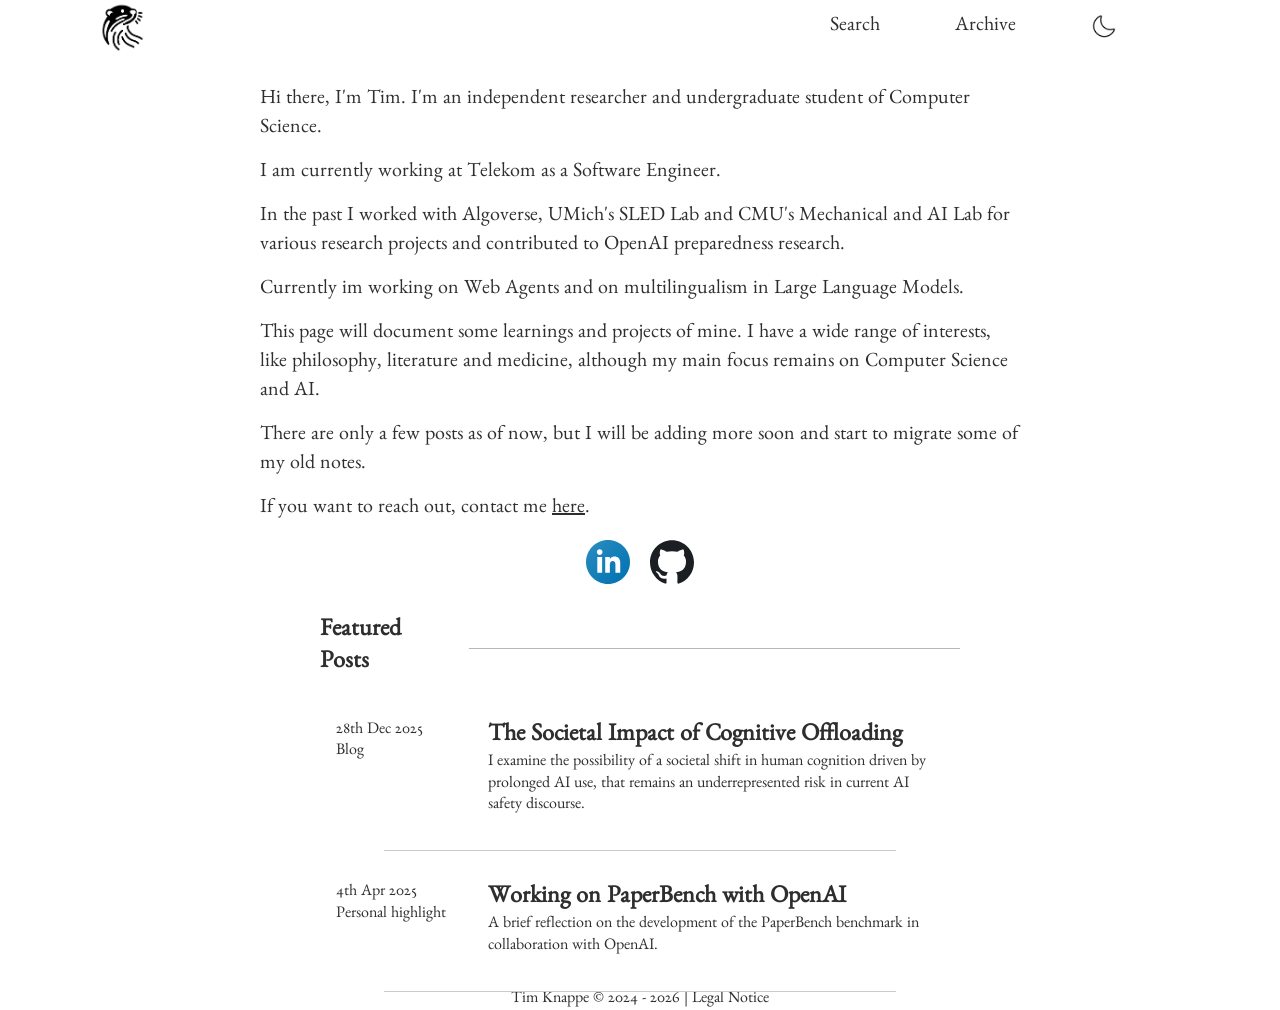
<file: index.html>
<!DOCTYPE html><html lang="en"> <head><link rel="canonical" href="https://timknappe.dev/"><meta charset="UTF-8"><meta name="viewport" content="width=device-width"><link rel="icon" type="image/png" href="/logo-round.png"><meta name="generator" content="Astro v5.16.0"><title>Tim's Page</title> <meta name="description" content="A little page to share learnings, blogs and other small bits of my work."> <script type="application/ld+json">
{
  "@context": "https://schema.org",
  "@type": "Person",
  "@id": "https://timknappe.dev/#me",
  "image": "https://timknappe.dev/tim_knappe.JPEG",
  "name": "Tim Knappe",
  "additionalName": "David",
  "givenName": "Tim",
  "familyName": "Knappe",
  "jobTitle": "Software Engineer",
  "url": "https://timknappe.dev/",
  "email": "cs.timknappe@gmail.com",
  "description": "Independent AI researcher and undergraduate Computer Science student. Works on NLP, machine learning, and web agent research.",
  "worksFor": {
    "@type": "Organization",
    "name": "Telekom",
    "url": "https://www.telekom.com"
  },
  "sameAs": [
    "https://www.linkedin.com/in/timknappe",
    "https://github.com/timknappe",
    "https://scholar.google.com/citations?user=P3e_mu4AAAAJ",
    "https://orcid.org/0009-0006-1321-3824"
  ],
  "mentions": [
    {
      "@type": "ScholarlyArticle",
      "url": "https://cdn.openai.com/papers/22265bac-3191-44e5-b057-7aaacd8e90cd/paperbench.pdf"
    },
    {
      "@type": "CreativeWork",
      "url": "https://algoverseairesearch.org/news/paperbench-feature"
    }
  ],
  "alumniOf": [
    {
      "@type": "EducationalOrganization",
      "name": "Heinz-Nixdorf-Berufskolleg",
      "url": "https://hnbk.de/"
    }
  ],
  "affiliation": [
    {
      "@type": "Role",
      "roleName": "External Research Collaborator",
      "memberOf": {
        "@type": "Organization",
        "name": "University of Michigan SLED Lab",
        "url": "https://sledlab.org"
      }
    },
    {
      "@type": "Role",
      "roleName": "Research Collaborator",
      "memberOf": {
        "@type": "Organization",
        "name": "Carnegie Mellon University Mechanical & AI Lab",
        "url": "https://sites.google.com/view/barati/home"
      }
    },
    {
      "@type": "Role",
      "roleName": "Preparedness Research Collaborator",
      "memberOf": {
        "@type": "Organization",
        "name": "OpenAI",
        "url": "https://openai.com"
      }
    }
  ],
  "knowsLanguage": ["English", "German"],
  "knowsAbout": [
    "Natural Language Processing",
    "Machine Learning",
    "Reinforcement Learning",
    "Web Agents",
    "Artificial Intelligence",
    "Computer Science",
    "Software Engineering"
  ]
}
  </script> <script>
			(() => {
				const storedTheme = localStorage.getItem("theme");
				const prefersDark = window.matchMedia("(prefers-color-scheme: dark)").matches;
				const initialTheme = storedTheme || (prefersDark ? "dark" : "light");
				document.documentElement.classList.add(initialTheme);
				document.documentElement.classList.remove(initialTheme === "dark" ? "light" : "dark");
			})();
		</script><link rel="stylesheet" href="/assets/_slug_.qZoxQIxo.css">
<style>.Home{display:flex;flex-direction:column;justify-content:center;align-items:center;width:100%}#infoWrapper{display:flex;width:min(90vw,900px);height:fit-content;padding-top:2rem;margin-left:auto;margin-right:auto}#me{display:flex;flex-direction:column;justify-content:space-between;text-wrap:wrap;width:100%}#me p{font-size:1.25em;line-height:1.45;margin-bottom:.75em}#me p:last-child{margin-bottom:0}.intro-copy{width:100%;max-width:95ch;margin-left:auto;margin-right:auto}.linkBtn{width:44px;height:44px;cursor:pointer;overflow:hidden;user-select:none;-webkit-user-drag:none}.linkBtn-dark,.dark .linkBtn-light{display:none}.dark .linkBtn-dark{display:inline-block}#featured{width:50vw;height:auto;display:flex;flex-direction:column;align-items:center;justify-content:center;gap:1.5rem;margin-top:2rem}#featuredPosts{display:flex;flex-direction:column;align-items:center;width:100%;gap:1rem}.featuredElem{display:flex;padding:1em;min-height:10vh;text-decoration:none;width:100%;cursor:pointer}.featuredElem:hover .featuredTitle{text-decoration:underline}.featuredInfo{width:25%}.featuredContentBody{width:75%}@media(max-width:768px){#infoWrapper{width:min(92vw,900px)}#featured{width:85vw;align-items:flex-start}}@media(max-width:600px){#featured{width:95vw;align-items:flex-start;justify-content:flex-start}.featuredElem{flex-direction:column;gap:.5rem}.featuredInfo,.featuredContentBody{width:100%}}@media(max-width:480px){#infoWrapper{width:min(95vw,900px);padding-top:1rem}#me p{font-size:16px}}
</style></head> <body> <div class="App"> <div class="Navbar" role="navigation"> <a href="/" class="TextLogo"> <img id="theme-logo" src="/assets/logoTransparentBlackFill.9csrFaJy.webp" alt="logo" width="50" height="50" data-light="/assets/logoTransparentBlackFill.9csrFaJy.webp" data-dark="/assets/logoTransparentWhiteFill.CkMYm25J.webp"> </a> <span class="placeholder-span"></span> <div class="links"> <style>astro-island,astro-slot,astro-static-slot{display:contents}</style><script>(()=>{var e=async t=>{await(await t())()};(self.Astro||(self.Astro={})).load=e;window.dispatchEvent(new Event("astro:load"));})();</script><script>(()=>{var A=Object.defineProperty;var g=(i,o,a)=>o in i?A(i,o,{enumerable:!0,configurable:!0,writable:!0,value:a}):i[o]=a;var d=(i,o,a)=>g(i,typeof o!="symbol"?o+"":o,a);{let i={0:t=>m(t),1:t=>a(t),2:t=>new RegExp(t),3:t=>new Date(t),4:t=>new Map(a(t)),5:t=>new Set(a(t)),6:t=>BigInt(t),7:t=>new URL(t),8:t=>new Uint8Array(t),9:t=>new Uint16Array(t),10:t=>new Uint32Array(t),11:t=>1/0*t},o=t=>{let[l,e]=t;return l in i?i[l](e):void 0},a=t=>t.map(o),m=t=>typeof t!="object"||t===null?t:Object.fromEntries(Object.entries(t).map(([l,e])=>[l,o(e)]));class y extends HTMLElement{constructor(){super(...arguments);d(this,"Component");d(this,"hydrator");d(this,"hydrate",async()=>{var b;if(!this.hydrator||!this.isConnected)return;let e=(b=this.parentElement)==null?void 0:b.closest("astro-island[ssr]");if(e){e.addEventListener("astro:hydrate",this.hydrate,{once:!0});return}let c=this.querySelectorAll("astro-slot"),n={},h=this.querySelectorAll("template[data-astro-template]");for(let r of h){let s=r.closest(this.tagName);s!=null&&s.isSameNode(this)&&(n[r.getAttribute("data-astro-template")||"default"]=r.innerHTML,r.remove())}for(let r of c){let s=r.closest(this.tagName);s!=null&&s.isSameNode(this)&&(n[r.getAttribute("name")||"default"]=r.innerHTML)}let p;try{p=this.hasAttribute("props")?m(JSON.parse(this.getAttribute("props"))):{}}catch(r){let s=this.getAttribute("component-url")||"<unknown>",v=this.getAttribute("component-export");throw v&&(s+=` (export ${v})`),console.error(`[hydrate] Error parsing props for component ${s}`,this.getAttribute("props"),r),r}let u;await this.hydrator(this)(this.Component,p,n,{client:this.getAttribute("client")}),this.removeAttribute("ssr"),this.dispatchEvent(new CustomEvent("astro:hydrate"))});d(this,"unmount",()=>{this.isConnected||this.dispatchEvent(new CustomEvent("astro:unmount"))})}disconnectedCallback(){document.removeEventListener("astro:after-swap",this.unmount),document.addEventListener("astro:after-swap",this.unmount,{once:!0})}connectedCallback(){if(!this.hasAttribute("await-children")||document.readyState==="interactive"||document.readyState==="complete")this.childrenConnectedCallback();else{let e=()=>{document.removeEventListener("DOMContentLoaded",e),c.disconnect(),this.childrenConnectedCallback()},c=new MutationObserver(()=>{var n;((n=this.lastChild)==null?void 0:n.nodeType)===Node.COMMENT_NODE&&this.lastChild.nodeValue==="astro:end"&&(this.lastChild.remove(),e())});c.observe(this,{childList:!0}),document.addEventListener("DOMContentLoaded",e)}}async childrenConnectedCallback(){let e=this.getAttribute("before-hydration-url");e&&await import(e),this.start()}async start(){let e=JSON.parse(this.getAttribute("opts")),c=this.getAttribute("client");if(Astro[c]===void 0){window.addEventListener(`astro:${c}`,()=>this.start(),{once:!0});return}try{await Astro[c](async()=>{let n=this.getAttribute("renderer-url"),[h,{default:p}]=await Promise.all([import(this.getAttribute("component-url")),n?import(n):()=>()=>{}]),u=this.getAttribute("component-export")||"default";if(!u.includes("."))this.Component=h[u];else{this.Component=h;for(let f of u.split("."))this.Component=this.Component[f]}return this.hydrator=p,this.hydrate},e,this)}catch(n){console.error(`[astro-island] Error hydrating ${this.getAttribute("component-url")}`,n)}}attributeChangedCallback(){this.hydrate()}}d(y,"observedAttributes",["props"]),customElements.get("astro-island")||customElements.define("astro-island",y)}})();</script><astro-island uid="Z2bdKaq" prefix="r1" component-url="/assets/search.CaVqtv80.js" component-export="Search" renderer-url="/assets/client.BLUn-lwI.js" props="{&quot;entries&quot;:[1,[[0,{&quot;id&quot;:[0,&quot;openai-paperbench.md&quot;],&quot;data&quot;:[0,{&quot;title&quot;:[0,&quot;Working on PaperBench with OpenAI&quot;],&quot;date&quot;:[3,&quot;2025-04-04T00:00:00.000Z&quot;],&quot;type&quot;:[0,&quot;personal highlight&quot;],&quot;description&quot;:[0,&quot;A brief reflection on the development of the PaperBench benchmark in collaboration with OpenAI.&quot;],&quot;tags&quot;:[1,[[0,&quot;paperbench&quot;],[0,&quot;openai&quot;],[0,&quot;AI-for-science&quot;]]],&quot;relatedLinks&quot;:[1,[[0,{&quot;name&quot;:[0,&quot;OpenAI Publication&quot;],&quot;link&quot;:[0,&quot;https://openai.com/index/paperbench/&quot;]}],[0,{&quot;name&quot;:[0,&quot;Algoverse News Publication&quot;],&quot;link&quot;:[0,&quot;https://algoverseairesearch.org/news/paperbench-feature&quot;]}]]]}],&quot;body&quot;:[0,&quot;PaperBench is a benchmark that evaluates whether AI agents can replicate state-of-the-art AI research from scratch. Agents are tasked with reproducing papers, which requires understanding each paper’s contributions, building the codebase, and correctly executing the experiments.\n\nI had the opportunity to contribute to the construction of PaperBench and to work alongside OpenAI during its development.\n\nThank you to everyone involved for the kind collaboration.\n\n_Tim_&quot;],&quot;filePath&quot;:[0,&quot;src/content/posts/openai-paperbench.md&quot;],&quot;digest&quot;:[0,&quot;663c66bb7c63c589&quot;],&quot;rendered&quot;:[0,{&quot;html&quot;:[0,&quot;&lt;p&gt;PaperBench is a benchmark that evaluates whether AI agents can replicate state-of-the-art AI research from scratch. Agents are tasked with reproducing papers, which requires understanding each paper’s contributions, building the codebase, and correctly executing the experiments.&lt;/p&gt;\n&lt;p&gt;I had the opportunity to contribute to the construction of PaperBench and to work alongside OpenAI during its development.&lt;/p&gt;\n&lt;p&gt;Thank you to everyone involved for the kind collaboration.&lt;/p&gt;\n&lt;p&gt;&lt;em&gt;Tim&lt;/em&gt;&lt;/p&gt;&quot;],&quot;metadata&quot;:[0,{&quot;headings&quot;:[1,[]],&quot;localImagePaths&quot;:[1,[]],&quot;remoteImagePaths&quot;:[1,[]],&quot;frontmatter&quot;:[0,{&quot;title&quot;:[0,&quot;Working on PaperBench with OpenAI&quot;],&quot;description&quot;:[0,&quot;A brief reflection on the development of the PaperBench benchmark in collaboration with OpenAI.&quot;],&quot;type&quot;:[0,&quot;personal highlight&quot;],&quot;tags&quot;:[1,[[0,&quot;paperbench&quot;],[0,&quot;openai&quot;],[0,&quot;AI-for-science&quot;]]],&quot;relatedLinks&quot;:[1,[[0,{&quot;name&quot;:[0,&quot;OpenAI Publication&quot;],&quot;link&quot;:[0,&quot;https://openai.com/index/paperbench/&quot;]}],[0,{&quot;name&quot;:[0,&quot;Algoverse News Publication&quot;],&quot;link&quot;:[0,&quot;https://algoverseairesearch.org/news/paperbench-feature&quot;]}]]],&quot;date&quot;:[3,&quot;2025-04-04T00:00:00.000Z&quot;]}],&quot;imagePaths&quot;:[1,[]]}]}],&quot;collection&quot;:[0,&quot;posts&quot;],&quot;slug&quot;:[0,&quot;openai-paperbench&quot;],&quot;render&quot;:[0,null]}],[0,{&quot;id&quot;:[0,&quot;societal-impact-cognitive-offloading.md&quot;],&quot;data&quot;:[0,{&quot;title&quot;:[0,&quot;The Societal Impact of Cognitive Offloading&quot;],&quot;date&quot;:[3,&quot;2025-12-28T00:00:00.000Z&quot;],&quot;type&quot;:[0,&quot;blog&quot;],&quot;description&quot;:[0,&quot;I examine the possibility of a societal shift in human cognition driven by prolonged AI use, that remains an underrepresented risk in current AI safety discourse.&quot;],&quot;tags&quot;:[1,[[0,&quot;psychology&quot;],[0,&quot;societal-shift&quot;],[0,&quot;cognitive-debt&quot;],[0,&quot;sycophancy&quot;],[0,&quot;deprompt&quot;]]],&quot;relatedLinks&quot;:[1,[[0,{&quot;name&quot;:[0,&quot;GitHub Repository&quot;],&quot;link&quot;:[0,&quot;https://github.com/timknappe/deprompt&quot;]}]]]}],&quot;body&quot;:[0,&quot;With the introduction of new technologies, cultural and societal shifts are unforeseeable [@Collingridge1980SocialControl]. This unpredictability has already manifested across many domains in AI safety, noticeable due to incidents regarding AI risk, where initial guardrails were placed loosely and caused harm to society.\n\nVoices inside the industry, including projects such as [AI 2027](https://ai-2027.com/) and researchers like Geoffrey Hinton and Leopold Aschenbrenner, are already warning about the risk that is emerging from the deployment of AI with tools and within a continuously growing, capable, and only partly (by many defined as insufficiently) monitorable environment [@korbak2025chainthoughtmonitorabilitynew].\n\nAmong these risks, one that remains comparatively overlooked, due to its threat being mainly in adoption rather than emerging from intelligence as a whole, is AI’s impact on human cognition.\n\n## Cognitive debt as a societal problem\n\nIn the pursuit of choosing the path of least resistance, we have degenerated many abilities that were once crucial for our lives. This degradation often occurs silently, as technological advancements normalize skill substitution rather than preservation.\n\nMechanisms like these, and overreliance on certain technologies, lead us to incur cognitive debt. For the longest time, we didn’t consider or simply didn’t mind the lingering side effects of automation, as it had little to no impact on our daily lives due to the constant availability of its replacements [@ICAO_1992_OperationalImplicationsAutomation].\n\nAlthough this shift is acceptable in many cases, warning signs are starting to appear that the disruption caused by AI will be a bigger and fundamentally different one, impacting our critical thinking, which is considerably less negligible. With handing off complex work becoming easy and convenient, the danger is that we slowly erode parts of our ability to critically evaluate and understand.\n\n_Experience with other emerging technologies has shown that, due to “cultural lag,” society is typically faster to incorporate a new technology than to adapt toward its responsible and proper use. There is little doubt that we will witness similar patterns with the adoption of AI._ [@Ogburn1922SocialChange]\n\n### Mechanisms of Cognitive Debt\n\nThe processes of neural plasticity are complex; however, the notion of treating the brain like a muscle that can atrophy when given little stimulation seems to be a good intuition for responsible AI use.\n\nKeeping your mind active and challenging yourself improves crystallized intelligence and cognitive reserve, which have been shown to be helpful in delaying symptoms of early dementia through compensation by other neurons. Logically extrapolating this principle leads to the conclusion that handing off more and more tasks to AI reduces cognitive effort, thereby inducing weaker long-term retention and mental deconditioning in cases of severe overuse.\n\nAs expected, current research shows that cognitive engagement is lowered when tasks are largely offloaded to LLMs or AI tools [@kosmyna2025brainchatgptaccumulationcognitive]. I consider myself an avid user of AI, so reading into the literature was little surprising given the noticeable effects of regression among fellow software engineers when overusing AI over a prolonged period of time.\n\n### Avoiding cognitive debt\n\nThe integration of AI into more and more systems will grow increasingly ubiquitous, making hand-offs easier and easier. With hopes of increased productivity, I still sometimes find myself and many of my peers handing off work to LLMs in an almost fluent and natural fashion. Given that, the growing consensus is obvious, use AI less and engage with tasks on your own. A solution that is simple, but tempting to circumvent given our natural urge for convenience.\n\nTo counteract this behavior, I will introduce a few changes to my workflow that personally work well for me. When working on coding tasks, I will mostly use AI autocomplete, as it speeds up the coding process while leaving major design decisions and coding practices entirely to me.\n\nCreative writing and content creation are artful forms of creation that, at least in my opinion, derive their value from human intent. As a result, I aim to keep AI involvement in the creative process to an absolute minimum.\n\nTo keep my everyday AI usage intentional, I have built [Deprompt](https://github.com/timknappe/deprompt), a small, free, and open-source browser extension that keeps me mindful of my AI usage.\n\n## AI-Reinforced Brain Patterns\n\nWith the introduction of social media, a measurable societal shift has emerged that is largely attributed to the cognitive reinforcement of one’s own opinions [@eli2011filter]. Algorithms seem to self-validate users as a side effect of maximizing attention, unintentionally creating bubbles and echo chambers that are now profoundly impacting opinion-building and shaping public discourse. Societally, we are mostly aware of these factors, however, the silent impacts of extremization and polarization continue to persist [@CASTANOPULGARIN2021101608; @Lukin2017Argument].\n\nSocial media sets a good example of how risks that are apparent can still linger when a majority actively ignores their side effects.\n\nAI associated risks scale faster than their underlying safety mechanisms, largely due to the novelty of the field and the rapid advancements being made. This is especially the case because the mechanisms inducing these threats are not yet fully understood. While research capacity is growing toward a better comprehension of the cognitive impact of AI usage, we will likely continue to see a disconnect between developers and alignment researchers or, in this context cognitive psychologists.\n\n### Impact of LLMs on Human Ideology\n\nAside from the widely discussed risks of grounding facts based on large language models, third-party control, bias, and unknown sources, risk also emerges from the pure modality of human-like interaction itself.\n\nWith the anthropomorphization of AI comes a natural feeling of being understood and agreed with, which reinforces one’s own opinions as if one were talking to another human. This is perceived as interpersonal affirmation and introduces a significant risk, whereby people may come to value the output and thoughts of an AI on par with those of actual humans.\n\nAs part of its deployment for human-like interaction, reinforcement learning on human feedback is crucial to tune models toward digestible and value-aligned content. This, however, does not account for unwanted side effects that make such systems more agreeable and therefore more likely to agree on counterintuitive or plainly wrong assumptions and facts. This behavior creates a value gap, both between users who want a factual, truthful, and “honest” model, and the silent risk of self-validation, which can become dangerous.\n\nAgreeableness and validation are dangerous traits, particularly when paired with a tool that many misjudge as objective. When users feel increasingly validated by a third party, the resulting dynamic bears the risk of justifying radical positions or encouraging impulsive actions.\n\nA similar risk emerges when AI is used for emotional validation or therapeutic applications. AI judgments are subjective and are quick to [self-diagnose or suggest actions that could be considered medical malpractice](https://www.independent.co.uk/tech/chatgpt-ai-therapy-chatbot-psychosis-mental-health-b2797487.html).\n\n### Consequences and Actionability\n\nEinstein said, _“Whoever is careless with the truth in small matters cannot be trusted in important affairs.”_ This quote transfers well to artificial intelligence, whose tendency toward epistemic unreliability undermines trust and therefore requires cautious use.\n\nFurthermore, relying on AI for neutrality is impossible, so it is important to make this distinction clear, AI systems will always be biased toward the user’s perspective and should not be used solely to validate one’s feelings or thoughts. On the contrary, as these discussions unfold, conversation and dialogue between humans will become more valuable than ever.\n\n## Stopping it before it gets worse\n\nReading this, it might appear like my stance toward AI is quite antagonistic. However, the opposite is the case. Given the unique opportunities, I think LLMs and future AI systems can be quite valuable and great tools for many, as long as we keep our outlook on AI specifically aligned with guiding principles such as effective altruism.\n\nIn controlled environments, Anthropic researchers have discovered signs of deception [@lynch2025agentic; @greenblatt2024alignmentfakinglargelanguage] it’s these threats that pose not only material risks, as bad actors could also influence humans psychologically.\n\nThis calls for growing, yet still underexplored, risk assessments that quantify cognitive impact. More broadly, we will have to make sure to keep monitoring threats at a societal level that are caused by harmful usage, not only those introduced by emerging intelligence.\n\n### How to protect oneself\n\nI am convinced that each individual should follow core principles to balance productivity and life-long learning.\n\nThe discipline of limiting exposure and going against the natural urge of comfortability will remain an important feat.\n\nIt requires us to not be ignorant of limitations, AI, in its current state, remains a tool for our use, so it is important to centralize that fact as a cornerstone for our decision-making when using AI in symbiosis with human actors.\n\nAs a general principle, questioning one’s own rhetoric as well as that produced by LLMs will be more important than ever. With the gratification that comes from agreeable AI, a new risk emerges that we will need to contain and protect ourselves from.\n\n### Alignment direction\n\nWe are currently still in the early stages of the capabilities AI will attain. Right now, we hold the control and can steer alignment, which will shape long-term decisions about how we use AI and how the future of AI development will evolve. Given the current pace, AI is weaker than it will ever be again, and we will have to decide how much mental bandwidth we are willing to hand off, how we want to control alignment, and how we will allow AI to shape our society.\n\n## Appendix\n\n### Deprompt\n\nSince the core features of [Deprompt](https://github.com/timknappe/deprompt) are now in place, I will focus on maintenance and incremental improvements, especially as I have other projects to work on. If you have a feature request, idea, or improvement, feel free to open a PR.\n\n### Related Resources\n\nAs always, I’ll try to formulate my own thoughts before reading any of the related works, in order to gather my thoughts on the topic freely and unbiased. In my search, I found some great resources that I wanted to share and recommend, as they focus on other subareas of AI risk:\n\n- [AI 2027](https://ai-2027.com/)\n- [Situational Awareness by Leopold Aschenbrenner](https://situational-awareness.ai/)\n- [Talk of Geoffrey Hinton on the dangers of AI](https://www.youtube.com/watch?v=giT0ytynSqg)\n- [Senate Hearing Regarding AI Risks](https://forum.effectivealtruism.org/posts/67zFQT4GeJdgvdFuk/partial-transcript-of-recent-senate-hearing-discussing-ai-x)\n- [Alok Kanojia on Risk of AI for the human psyche](https://www.youtube.com/watch?v=MW6FMgOzklw)\n\n## References&quot;],&quot;filePath&quot;:[0,&quot;src/content/posts/societal-impact-cognitive-offloading.md&quot;],&quot;digest&quot;:[0,&quot;e2dd88105a550347&quot;],&quot;rendered&quot;:[0,{&quot;html&quot;:[0,&quot;&lt;p&gt;With the introduction of new technologies, cultural and societal shifts are unforeseeable &lt;span class=\&quot;\&quot; id=\&quot;citation--collingridge1980socialcontrol--1\&quot;&gt;(Collingridge, 1980)&lt;/span&gt;. This unpredictability has already manifested across many domains in AI safety, noticeable due to incidents regarding AI risk, where initial guardrails were placed loosely and caused harm to society.&lt;/p&gt;\n&lt;p&gt;Voices inside the industry, including projects such as &lt;a href=\&quot;https://ai-2027.com/\&quot;&gt;AI 2027&lt;/a&gt; and researchers like Geoffrey Hinton and Leopold Aschenbrenner, are already warning about the risk that is emerging from the deployment of AI with tools and within a continuously growing, capable, and only partly (by many defined as insufficiently) monitorable environment &lt;span class=\&quot;\&quot; id=\&quot;citation--korbak2025chainthoughtmonitorabilitynew--2\&quot;&gt;(Korbak et al., 2025)&lt;/span&gt;.&lt;/p&gt;\n&lt;p&gt;Among these risks, one that remains comparatively overlooked, due to its threat being mainly in adoption rather than emerging from intelligence as a whole, is AI’s impact on human cognition.&lt;/p&gt;\n&lt;h2 id=\&quot;cognitive-debt-as-a-societal-problem\&quot;&gt;Cognitive debt as a societal problem&lt;/h2&gt;\n&lt;p&gt;In the pursuit of choosing the path of least resistance, we have degenerated many abilities that were once crucial for our lives. This degradation often occurs silently, as technological advancements normalize skill substitution rather than preservation.&lt;/p&gt;\n&lt;p&gt;Mechanisms like these, and overreliance on certain technologies, lead us to incur cognitive debt. For the longest time, we didn’t consider or simply didn’t mind the lingering side effects of automation, as it had little to no impact on our daily lives due to the constant availability of its replacements &lt;span class=\&quot;\&quot; id=\&quot;citation--icao_1992_operationalimplicationsautomation--3\&quot;&gt;(International Civil Aviation Organization, 1992)&lt;/span&gt;.&lt;/p&gt;\n&lt;p&gt;Although this shift is acceptable in many cases, warning signs are starting to appear that the disruption caused by AI will be a bigger and fundamentally different one, impacting our critical thinking, which is considerably less negligible. With handing off complex work becoming easy and convenient, the danger is that we slowly erode parts of our ability to critically evaluate and understand.&lt;/p&gt;\n&lt;p&gt;&lt;em&gt;Experience with other emerging technologies has shown that, due to “cultural lag,” society is typically faster to incorporate a new technology than to adapt toward its responsible and proper use. There is little doubt that we will witness similar patterns with the adoption of AI.&lt;/em&gt; &lt;span class=\&quot;\&quot; id=\&quot;citation--ogburn1922socialchange--4\&quot;&gt;(Ogburn, 1922)&lt;/span&gt;&lt;/p&gt;\n&lt;h3 id=\&quot;mechanisms-of-cognitive-debt\&quot;&gt;Mechanisms of Cognitive Debt&lt;/h3&gt;\n&lt;p&gt;The processes of neural plasticity are complex; however, the notion of treating the brain like a muscle that can atrophy when given little stimulation seems to be a good intuition for responsible AI use.&lt;/p&gt;\n&lt;p&gt;Keeping your mind active and challenging yourself improves crystallized intelligence and cognitive reserve, which have been shown to be helpful in delaying symptoms of early dementia through compensation by other neurons. Logically extrapolating this principle leads to the conclusion that handing off more and more tasks to AI reduces cognitive effort, thereby inducing weaker long-term retention and mental deconditioning in cases of severe overuse.&lt;/p&gt;\n&lt;p&gt;As expected, current research shows that cognitive engagement is lowered when tasks are largely offloaded to LLMs or AI tools &lt;span class=\&quot;\&quot; id=\&quot;citation--kosmyna2025brainchatgptaccumulationcognitive--5\&quot;&gt;(Kosmyna et al., 2025)&lt;/span&gt;. I consider myself an avid user of AI, so reading into the literature was little surprising given the noticeable effects of regression among fellow software engineers when overusing AI over a prolonged period of time.&lt;/p&gt;\n&lt;h3 id=\&quot;avoiding-cognitive-debt\&quot;&gt;Avoiding cognitive debt&lt;/h3&gt;\n&lt;p&gt;The integration of AI into more and more systems will grow increasingly ubiquitous, making hand-offs easier and easier. With hopes of increased productivity, I still sometimes find myself and many of my peers handing off work to LLMs in an almost fluent and natural fashion. Given that, the growing consensus is obvious, use AI less and engage with tasks on your own. A solution that is simple, but tempting to circumvent given our natural urge for convenience.&lt;/p&gt;\n&lt;p&gt;To counteract this behavior, I will introduce a few changes to my workflow that personally work well for me. When working on coding tasks, I will mostly use AI autocomplete, as it speeds up the coding process while leaving major design decisions and coding practices entirely to me.&lt;/p&gt;\n&lt;p&gt;Creative writing and content creation are artful forms of creation that, at least in my opinion, derive their value from human intent. As a result, I aim to keep AI involvement in the creative process to an absolute minimum.&lt;/p&gt;\n&lt;p&gt;To keep my everyday AI usage intentional, I have built &lt;a href=\&quot;https://github.com/timknappe/deprompt\&quot;&gt;Deprompt&lt;/a&gt;, a small, free, and open-source browser extension that keeps me mindful of my AI usage.&lt;/p&gt;\n&lt;h2 id=\&quot;ai-reinforced-brain-patterns\&quot;&gt;AI-Reinforced Brain Patterns&lt;/h2&gt;\n&lt;p&gt;With the introduction of social media, a measurable societal shift has emerged that is largely attributed to the cognitive reinforcement of one’s own opinions &lt;span class=\&quot;\&quot; id=\&quot;citation--eli2011filter--6\&quot;&gt;(Pariser, 2011)&lt;/span&gt;. Algorithms seem to self-validate users as a side effect of maximizing attention, unintentionally creating bubbles and echo chambers that are now profoundly impacting opinion-building and shaping public discourse. Societally, we are mostly aware of these factors, however, the silent impacts of extremization and polarization continue to persist &lt;span class=\&quot;\&quot; id=\&quot;citation--castanopulgarin2021101608--lukin2017argument--7\&quot;&gt;(Castaño-Pulgarín et al., 2021; Lukin et al., 2017)&lt;/span&gt;.&lt;/p&gt;\n&lt;p&gt;Social media sets a good example of how risks that are apparent can still linger when a majority actively ignores their side effects.&lt;/p&gt;\n&lt;p&gt;AI associated risks scale faster than their underlying safety mechanisms, largely due to the novelty of the field and the rapid advancements being made. This is especially the case because the mechanisms inducing these threats are not yet fully understood. While research capacity is growing toward a better comprehension of the cognitive impact of AI usage, we will likely continue to see a disconnect between developers and alignment researchers or, in this context cognitive psychologists.&lt;/p&gt;\n&lt;h3 id=\&quot;impact-of-llms-on-human-ideology\&quot;&gt;Impact of LLMs on Human Ideology&lt;/h3&gt;\n&lt;p&gt;Aside from the widely discussed risks of grounding facts based on large language models, third-party control, bias, and unknown sources, risk also emerges from the pure modality of human-like interaction itself.&lt;/p&gt;\n&lt;p&gt;With the anthropomorphization of AI comes a natural feeling of being understood and agreed with, which reinforces one’s own opinions as if one were talking to another human. This is perceived as interpersonal affirmation and introduces a significant risk, whereby people may come to value the output and thoughts of an AI on par with those of actual humans.&lt;/p&gt;\n&lt;p&gt;As part of its deployment for human-like interaction, reinforcement learning on human feedback is crucial to tune models toward digestible and value-aligned content. This, however, does not account for unwanted side effects that make such systems more agreeable and therefore more likely to agree on counterintuitive or plainly wrong assumptions and facts. This behavior creates a value gap, both between users who want a factual, truthful, and “honest” model, and the silent risk of self-validation, which can become dangerous.&lt;/p&gt;\n&lt;p&gt;Agreeableness and validation are dangerous traits, particularly when paired with a tool that many misjudge as objective. When users feel increasingly validated by a third party, the resulting dynamic bears the risk of justifying radical positions or encouraging impulsive actions.&lt;/p&gt;\n&lt;p&gt;A similar risk emerges when AI is used for emotional validation or therapeutic applications. AI judgments are subjective and are quick to &lt;a href=\&quot;https://www.independent.co.uk/tech/chatgpt-ai-therapy-chatbot-psychosis-mental-health-b2797487.html\&quot;&gt;self-diagnose or suggest actions that could be considered medical malpractice&lt;/a&gt;.&lt;/p&gt;\n&lt;h3 id=\&quot;consequences-and-actionability\&quot;&gt;Consequences and Actionability&lt;/h3&gt;\n&lt;p&gt;Einstein said, &lt;em&gt;“Whoever is careless with the truth in small matters cannot be trusted in important affairs.”&lt;/em&gt; This quote transfers well to artificial intelligence, whose tendency toward epistemic unreliability undermines trust and therefore requires cautious use.&lt;/p&gt;\n&lt;p&gt;Furthermore, relying on AI for neutrality is impossible, so it is important to make this distinction clear, AI systems will always be biased toward the user’s perspective and should not be used solely to validate one’s feelings or thoughts. On the contrary, as these discussions unfold, conversation and dialogue between humans will become more valuable than ever.&lt;/p&gt;\n&lt;h2 id=\&quot;stopping-it-before-it-gets-worse\&quot;&gt;Stopping it before it gets worse&lt;/h2&gt;\n&lt;p&gt;Reading this, it might appear like my stance toward AI is quite antagonistic. However, the opposite is the case. Given the unique opportunities, I think LLMs and future AI systems can be quite valuable and great tools for many, as long as we keep our outlook on AI specifically aligned with guiding principles such as effective altruism.&lt;/p&gt;\n&lt;p&gt;In controlled environments, Anthropic researchers have discovered signs of deception &lt;span class=\&quot;\&quot; id=\&quot;citation--lynch2025agentic--greenblatt2024alignmentfakinglargelanguage--8\&quot;&gt;(Greenblatt et al., 2024; Lynch et al., 2025)&lt;/span&gt; it’s these threats that pose not only material risks, as bad actors could also influence humans psychologically.&lt;/p&gt;\n&lt;p&gt;This calls for growing, yet still underexplored, risk assessments that quantify cognitive impact. More broadly, we will have to make sure to keep monitoring threats at a societal level that are caused by harmful usage, not only those introduced by emerging intelligence.&lt;/p&gt;\n&lt;h3 id=\&quot;how-to-protect-oneself\&quot;&gt;How to protect oneself&lt;/h3&gt;\n&lt;p&gt;I am convinced that each individual should follow core principles to balance productivity and life-long learning.&lt;/p&gt;\n&lt;p&gt;The discipline of limiting exposure and going against the natural urge of comfortability will remain an important feat.&lt;/p&gt;\n&lt;p&gt;It requires us to not be ignorant of limitations, AI, in its current state, remains a tool for our use, so it is important to centralize that fact as a cornerstone for our decision-making when using AI in symbiosis with human actors.&lt;/p&gt;\n&lt;p&gt;As a general principle, questioning one’s own rhetoric as well as that produced by LLMs will be more important than ever. With the gratification that comes from agreeable AI, a new risk emerges that we will need to contain and protect ourselves from.&lt;/p&gt;\n&lt;h3 id=\&quot;alignment-direction\&quot;&gt;Alignment direction&lt;/h3&gt;\n&lt;p&gt;We are currently still in the early stages of the capabilities AI will attain. Right now, we hold the control and can steer alignment, which will shape long-term decisions about how we use AI and how the future of AI development will evolve. Given the current pace, AI is weaker than it will ever be again, and we will have to decide how much mental bandwidth we are willing to hand off, how we want to control alignment, and how we will allow AI to shape our society.&lt;/p&gt;\n&lt;h2 id=\&quot;appendix\&quot;&gt;Appendix&lt;/h2&gt;\n&lt;h3 id=\&quot;deprompt\&quot;&gt;Deprompt&lt;/h3&gt;\n&lt;p&gt;Since the core features of &lt;a href=\&quot;https://github.com/timknappe/deprompt\&quot;&gt;Deprompt&lt;/a&gt; are now in place, I will focus on maintenance and incremental improvements, especially as I have other projects to work on. If you have a feature request, idea, or improvement, feel free to open a PR.&lt;/p&gt;\n&lt;h3 id=\&quot;related-resources\&quot;&gt;Related Resources&lt;/h3&gt;\n&lt;p&gt;As always, I’ll try to formulate my own thoughts before reading any of the related works, in order to gather my thoughts on the topic freely and unbiased. In my search, I found some great resources that I wanted to share and recommend, as they focus on other subareas of AI risk:&lt;/p&gt;\n&lt;ul&gt;\n&lt;li&gt;&lt;a href=\&quot;https://ai-2027.com/\&quot;&gt;AI 2027&lt;/a&gt;&lt;/li&gt;\n&lt;li&gt;&lt;a href=\&quot;https://situational-awareness.ai/\&quot;&gt;Situational Awareness by Leopold Aschenbrenner&lt;/a&gt;&lt;/li&gt;\n&lt;li&gt;&lt;a href=\&quot;https://www.youtube.com/watch?v=giT0ytynSqg\&quot;&gt;Talk of Geoffrey Hinton on the dangers of AI&lt;/a&gt;&lt;/li&gt;\n&lt;li&gt;&lt;a href=\&quot;https://forum.effectivealtruism.org/posts/67zFQT4GeJdgvdFuk/partial-transcript-of-recent-senate-hearing-discussing-ai-x\&quot;&gt;Senate Hearing Regarding AI Risks&lt;/a&gt;&lt;/li&gt;\n&lt;li&gt;&lt;a href=\&quot;https://www.youtube.com/watch?v=MW6FMgOzklw\&quot;&gt;Alok Kanojia on Risk of AI for the human psyche&lt;/a&gt;&lt;/li&gt;\n&lt;/ul&gt;\n&lt;h2 id=\&quot;references\&quot;&gt;References&lt;/h2&gt;&lt;div id=\&quot;refs\&quot; class=\&quot;references csl-bib-body\&quot;&gt;\n  &lt;div class=\&quot;csl-entry\&quot; id=\&quot;bib-castanopulgarin2021101608\&quot;&gt;Castaño-Pulgarín, S. A., Suárez-Betancur, N., Vega, L. M. T., &amp;#x26; López, H. M. H. (2021). Internet, social media and online hate speech. Systematic review. &lt;i&gt;Aggression and Violent Behavior&lt;/i&gt;, &lt;i&gt;58&lt;/i&gt;, 101608. https://doi.org/https://doi.org/10.1016/j.avb.2021.101608&lt;/div&gt;\n  &lt;div class=\&quot;csl-entry\&quot; id=\&quot;bib-collingridge1980socialcontrol\&quot;&gt;Collingridge, D. (1980). &lt;i&gt;The Social Control of Technology&lt;/i&gt;. Frances Pinter.&lt;/div&gt;\n  &lt;div class=\&quot;csl-entry\&quot; id=\&quot;bib-greenblatt2024alignmentfakinglargelanguage\&quot;&gt;Greenblatt, R., Denison, C., Wright, B., Roger, F., MacDiarmid, M., Marks, S., Treutlein, J., Belonax, T., Chen, J., Duvenaud, D., Khan, A., Michael, J., Mindermann, S., Perez, E., Petrini, L., Uesato, J., Kaplan, J., Shlegeris, B., Bowman, S. R., &amp;#x26; Hubinger, E. (2024). &lt;i&gt;Alignment faking in large language models&lt;/i&gt;. https://arxiv.org/abs/2412.14093&lt;/div&gt;\n  &lt;div class=\&quot;csl-entry\&quot; id=\&quot;bib-icao_1992_operationalimplicationsautomation\&quot;&gt;International Civil Aviation Organization. (1992). &lt;i&gt;Operational Implications of Automation in Advanced Technology Flight Decks&lt;/i&gt; [ICAO Circular 234-AN/142, Human Factors Digest No.\\ 5]. International Civil Aviation Organization.&lt;/div&gt;\n  &lt;div class=\&quot;csl-entry\&quot; id=\&quot;bib-korbak2025chainthoughtmonitorabilitynew\&quot;&gt;Korbak, T., Balesni, M., Barnes, E., Bengio, Y., Benton, J., Bloom, J., Chen, M., Cooney, A., Dafoe, A., Dragan, A., Emmons, S., Evans, O., Farhi, D., Greenblatt, R., Hendrycks, D., Hobbhahn, M., Hubinger, E., Irving, G., Jenner, E., … Mikulik, V. (2025). &lt;i&gt;Chain of Thought Monitorability: A New and Fragile Opportunity for AI Safety&lt;/i&gt;. https://arxiv.org/abs/2507.11473&lt;/div&gt;\n  &lt;div class=\&quot;csl-entry\&quot; id=\&quot;bib-kosmyna2025brainchatgptaccumulationcognitive\&quot;&gt;Kosmyna, N., Hauptmann, E., Yuan, Y. T., Situ, J., Liao, X.-H., Beresnitzky, A. V., Braunstein, I., &amp;#x26; Maes, P. (2025). &lt;i&gt;Your Brain on ChatGPT: Accumulation of Cognitive Debt when Using an AI Assistant for Essay Writing Task&lt;/i&gt;. https://arxiv.org/abs/2506.08872&lt;/div&gt;\n  &lt;div class=\&quot;csl-entry\&quot; id=\&quot;bib-lukin2017argument\&quot;&gt;Lukin, S., Anand, P., Walker, M., &amp;#x26; Whittaker, S. (2017). Argument Strength is in the Eye of the Beholder: Audience Effects in Persuasion. &lt;i&gt;ArXiv&lt;/i&gt;, &lt;i&gt;abs/1708.09085&lt;/i&gt;. https://doi.org/10.18653/v1/e17-1070&lt;/div&gt;\n  &lt;div class=\&quot;csl-entry\&quot; id=\&quot;bib-lynch2025agentic\&quot;&gt;Lynch, A., Wright, B., Larson, C., Troy, K. K., Ritchie, S. J., Mindermann, S., Perez, E., &amp;#x26; Hubinger, E. (2025). Agentic Misalignment: How LLMs Could be an Insider Threat. &lt;i&gt;Anthropic Research&lt;/i&gt;.&lt;/div&gt;\n  &lt;div class=\&quot;csl-entry\&quot; id=\&quot;bib-ogburn1922socialchange\&quot;&gt;Ogburn, W. F. (1922). &lt;i&gt;Social Change with Respect to Culture and Original Nature&lt;/i&gt;. B. W. Huebsch.&lt;/div&gt;\n  &lt;div class=\&quot;csl-entry\&quot; id=\&quot;bib-eli2011filter\&quot;&gt;Pariser, Eli. (2011). &lt;i&gt;The filter bubble : what the Internet is hiding from you&lt;/i&gt;. Penguin Press.&lt;/div&gt;\n&lt;/div&gt;&quot;],&quot;metadata&quot;:[0,{&quot;headings&quot;:[1,[[0,{&quot;depth&quot;:[0,2],&quot;slug&quot;:[0,&quot;cognitive-debt-as-a-societal-problem&quot;],&quot;text&quot;:[0,&quot;Cognitive debt as a societal problem&quot;]}],[0,{&quot;depth&quot;:[0,3],&quot;slug&quot;:[0,&quot;mechanisms-of-cognitive-debt&quot;],&quot;text&quot;:[0,&quot;Mechanisms of Cognitive Debt&quot;]}],[0,{&quot;depth&quot;:[0,3],&quot;slug&quot;:[0,&quot;avoiding-cognitive-debt&quot;],&quot;text&quot;:[0,&quot;Avoiding cognitive debt&quot;]}],[0,{&quot;depth&quot;:[0,2],&quot;slug&quot;:[0,&quot;ai-reinforced-brain-patterns&quot;],&quot;text&quot;:[0,&quot;AI-Reinforced Brain Patterns&quot;]}],[0,{&quot;depth&quot;:[0,3],&quot;slug&quot;:[0,&quot;impact-of-llms-on-human-ideology&quot;],&quot;text&quot;:[0,&quot;Impact of LLMs on Human Ideology&quot;]}],[0,{&quot;depth&quot;:[0,3],&quot;slug&quot;:[0,&quot;consequences-and-actionability&quot;],&quot;text&quot;:[0,&quot;Consequences and Actionability&quot;]}],[0,{&quot;depth&quot;:[0,2],&quot;slug&quot;:[0,&quot;stopping-it-before-it-gets-worse&quot;],&quot;text&quot;:[0,&quot;Stopping it before it gets worse&quot;]}],[0,{&quot;depth&quot;:[0,3],&quot;slug&quot;:[0,&quot;how-to-protect-oneself&quot;],&quot;text&quot;:[0,&quot;How to protect oneself&quot;]}],[0,{&quot;depth&quot;:[0,3],&quot;slug&quot;:[0,&quot;alignment-direction&quot;],&quot;text&quot;:[0,&quot;Alignment direction&quot;]}],[0,{&quot;depth&quot;:[0,2],&quot;slug&quot;:[0,&quot;appendix&quot;],&quot;text&quot;:[0,&quot;Appendix&quot;]}],[0,{&quot;depth&quot;:[0,3],&quot;slug&quot;:[0,&quot;deprompt&quot;],&quot;text&quot;:[0,&quot;Deprompt&quot;]}],[0,{&quot;depth&quot;:[0,3],&quot;slug&quot;:[0,&quot;related-resources&quot;],&quot;text&quot;:[0,&quot;Related Resources&quot;]}],[0,{&quot;depth&quot;:[0,2],&quot;slug&quot;:[0,&quot;references&quot;],&quot;text&quot;:[0,&quot;References&quot;]}]]],&quot;localImagePaths&quot;:[1,[]],&quot;remoteImagePaths&quot;:[1,[]],&quot;frontmatter&quot;:[0,{&quot;title&quot;:[0,&quot;The Societal Impact of Cognitive Offloading&quot;],&quot;description&quot;:[0,&quot;I examine the possibility of a societal shift in human cognition driven by prolonged AI use, that remains an underrepresented risk in current AI safety discourse.&quot;],&quot;date&quot;:[3,&quot;2025-12-28T00:00:00.000Z&quot;],&quot;tags&quot;:[1,[[0,&quot;psychology&quot;],[0,&quot;societal-shift&quot;],[0,&quot;cognitive-debt&quot;],[0,&quot;sycophancy&quot;],[0,&quot;deprompt&quot;]]],&quot;relatedLinks&quot;:[1,[[0,{&quot;name&quot;:[0,&quot;GitHub Repository&quot;],&quot;link&quot;:[0,&quot;https://github.com/timknappe/deprompt&quot;]}]]],&quot;type&quot;:[0,&quot;blog&quot;]}],&quot;imagePaths&quot;:[1,[]]}]}],&quot;collection&quot;:[0,&quot;posts&quot;],&quot;slug&quot;:[0,&quot;societal-impact-cognitive-offloading&quot;],&quot;render&quot;:[0,null]}],[0,{&quot;id&quot;:[0,&quot;using-aggregated-health-data.md&quot;],&quot;data&quot;:[0,{&quot;title&quot;:[0,&quot;Using aggregated health data effectively&quot;],&quot;date&quot;:[3,&quot;2023-09-04T00:00:00.000Z&quot;],&quot;type&quot;:[0,&quot;project&quot;],&quot;description&quot;:[0,&quot;Large Language Models are getting better and better at using medical data for diagnosis and treatment. However, they often lack the context of longitudinal medical histories to even be able to accurately assess patients.&quot;],&quot;tags&quot;:[1,[[0,&quot;chronic-illnesses&quot;],[0,&quot;healthcare&quot;],[0,&quot;ai&quot;],[0,&quot;med-tech&quot;]]],&quot;relatedLinks&quot;:[1,[[0,{&quot;name&quot;:[0,&quot;Github Repository&quot;],&quot;link&quot;:[0,&quot;https://github.com/timknappe/medina-app&quot;]}]]]}],&quot;body&quot;:[0,&quot;&gt; Update 2026: With the new technological improvements in AI, I’ve pushed a one-time update to refresh the model selection and tooling for the current AI ecosystem, though similar to before, I won&#39;t continue on this project in the future as I have other things to work on.\n\nIn the first paragraphs of his book \&quot;Building a Second Brain,\&quot; Tiago Forte describes his journey caused by an illness of his throat that severely impacted his daily life to a point where basic human commodities were hard to endure.\n\nAs more and more doctors left him with inconclusive results, he started researching on his own, archiving received information into his own digital information system, searching for and eventually finding therapeutic techniques and practices that allowed him to alleviate his pain and claim back parts of his life.\n\nStories of chronic illnesses with indeterminate diagnoses are common and leave patients unsatisfied and without any proper treatment of the root cause. Meanwhile, more and more success stories on the internet show how LLMs can hint at diagnoses of chronic illnesses that eventually led to finding the cause or encouraged people to visit the ER or get urgent medical care when presented with a preliminary set of symptoms.\n\nRecent improvements in large language models have advanced the capabilities in understanding medical text and also \&quot;diagnosing\&quot; or preliminary screening patients effectively before primary care.[^1]\n\nDespite these improvements, physicians have an innate advantage, that is having a way broader and in-depth understanding due to the prolonged medical history of ongoing screenings and preventive care that is all combined and accessible for the physician to consider when making a diagnosis.\n\nGiven this context, I have built an app centered around integrating medical data across categories into a little tracker. Additionally, a specialized large language model will then be enabled to chat and interact with the user&#39;s history to provide more factually accurate and personal advice.[^2]\n\n[^1]: I want to emphasize that I am not suggesting that LLM diagnoses should be considered to have medical validity; they can however, be helpful for obtaining a preliminary overview of potential causes, getting a second opinion, understanding differential diagnoses, and conducting your own research. In any case, a qualified physician should still be consulted.\n\n[^2]: Since the latest update, I have replaced the Llama 2-based finetune with GPT-OSS-120B, which since has shown to be more effective in health-related benchmarks.&quot;],&quot;filePath&quot;:[0,&quot;src/content/posts/using-aggregated-health-data.md&quot;],&quot;digest&quot;:[0,&quot;47bcd602df502f39&quot;],&quot;rendered&quot;:[0,{&quot;html&quot;:[0,&quot;&lt;blockquote&gt;\n&lt;p&gt;Update 2026: With the new technological improvements in AI, I’ve pushed a one-time update to refresh the model selection and tooling for the current AI ecosystem, though similar to before, I won’t continue on this project in the future as I have other things to work on.&lt;/p&gt;\n&lt;/blockquote&gt;\n&lt;p&gt;In the first paragraphs of his book “Building a Second Brain,” Tiago Forte describes his journey caused by an illness of his throat that severely impacted his daily life to a point where basic human commodities were hard to endure.&lt;/p&gt;\n&lt;p&gt;As more and more doctors left him with inconclusive results, he started researching on his own, archiving received information into his own digital information system, searching for and eventually finding therapeutic techniques and practices that allowed him to alleviate his pain and claim back parts of his life.&lt;/p&gt;\n&lt;p&gt;Stories of chronic illnesses with indeterminate diagnoses are common and leave patients unsatisfied and without any proper treatment of the root cause. Meanwhile, more and more success stories on the internet show how LLMs can hint at diagnoses of chronic illnesses that eventually led to finding the cause or encouraged people to visit the ER or get urgent medical care when presented with a preliminary set of symptoms.&lt;/p&gt;\n&lt;p&gt;Recent improvements in large language models have advanced the capabilities in understanding medical text and also “diagnosing” or preliminary screening patients effectively before primary care.&lt;sup&gt;&lt;a href=\&quot;#user-content-fn-1\&quot; id=\&quot;user-content-fnref-1\&quot; data-footnote-ref=\&quot;\&quot; aria-describedby=\&quot;footnote-label\&quot;&gt;1&lt;/a&gt;&lt;/sup&gt;&lt;/p&gt;\n&lt;p&gt;Despite these improvements, physicians have an innate advantage, that is having a way broader and in-depth understanding due to the prolonged medical history of ongoing screenings and preventive care that is all combined and accessible for the physician to consider when making a diagnosis.&lt;/p&gt;\n&lt;p&gt;Given this context, I have built an app centered around integrating medical data across categories into a little tracker. Additionally, a specialized large language model will then be enabled to chat and interact with the user’s history to provide more factually accurate and personal advice.&lt;sup&gt;&lt;a href=\&quot;#user-content-fn-2\&quot; id=\&quot;user-content-fnref-2\&quot; data-footnote-ref=\&quot;\&quot; aria-describedby=\&quot;footnote-label\&quot;&gt;2&lt;/a&gt;&lt;/sup&gt;&lt;/p&gt;\n&lt;section data-footnotes=\&quot;\&quot; class=\&quot;footnotes\&quot;&gt;&lt;h2 class=\&quot;sr-only\&quot; id=\&quot;footnote-label\&quot;&gt;Footnotes&lt;/h2&gt;\n&lt;ol&gt;\n&lt;li id=\&quot;user-content-fn-1\&quot;&gt;\n&lt;p&gt;I want to emphasize that I am not suggesting that LLM diagnoses should be considered to have medical validity; they can however, be helpful for obtaining a preliminary overview of potential causes, getting a second opinion, understanding differential diagnoses, and conducting your own research. In any case, a qualified physician should still be consulted. &lt;a href=\&quot;#user-content-fnref-1\&quot; data-footnote-backref=\&quot;\&quot; aria-label=\&quot;Back to reference 1\&quot; class=\&quot;data-footnote-backref\&quot;&gt;↩&lt;/a&gt;&lt;/p&gt;\n&lt;/li&gt;\n&lt;li id=\&quot;user-content-fn-2\&quot;&gt;\n&lt;p&gt;Since the latest update, I have replaced the Llama 2-based finetune with GPT-OSS-120B, which since has shown to be more effective in health-related benchmarks. &lt;a href=\&quot;#user-content-fnref-2\&quot; data-footnote-backref=\&quot;\&quot; aria-label=\&quot;Back to reference 2\&quot; class=\&quot;data-footnote-backref\&quot;&gt;↩&lt;/a&gt;&lt;/p&gt;\n&lt;/li&gt;\n&lt;/ol&gt;\n&lt;/section&gt;&quot;],&quot;metadata&quot;:[0,{&quot;headings&quot;:[1,[[0,{&quot;depth&quot;:[0,2],&quot;slug&quot;:[0,&quot;footnote-label&quot;],&quot;text&quot;:[0,&quot;Footnotes&quot;]}]]],&quot;localImagePaths&quot;:[1,[]],&quot;remoteImagePaths&quot;:[1,[]],&quot;frontmatter&quot;:[0,{&quot;title&quot;:[0,&quot;Using aggregated health data effectively&quot;],&quot;description&quot;:[0,&quot;Large Language Models are getting better and better at using medical data for diagnosis and treatment. However, they often lack the context of longitudinal medical histories to even be able to accurately assess patients.&quot;],&quot;type&quot;:[0,&quot;project&quot;],&quot;tags&quot;:[1,[[0,&quot;chronic-illnesses&quot;],[0,&quot;healthcare&quot;],[0,&quot;ai&quot;],[0,&quot;med-tech&quot;]]],&quot;relatedLinks&quot;:[1,[[0,{&quot;name&quot;:[0,&quot;Github Repository&quot;],&quot;link&quot;:[0,&quot;https://github.com/timknappe/medina-app&quot;]}]]],&quot;date&quot;:[3,&quot;2023-09-04T00:00:00.000Z&quot;]}],&quot;imagePaths&quot;:[1,[]]}]}],&quot;collection&quot;:[0,&quot;posts&quot;],&quot;slug&quot;:[0,&quot;using-aggregated-health-data&quot;],&quot;render&quot;:[0,null]}]]]}" ssr client="load" opts="{&quot;name&quot;:&quot;Search&quot;,&quot;value&quot;:true}" await-children><button class="linkElem" type="button">Search</button><!--astro:end--></astro-island> <a class="linkElem" href="/archive">
Archive
</a> <button id="theme-toggle" class="theme-toggle" aria-label="Toggle dark mode" title="Toggle dark mode" type="button"> <img id="theme-toggle-img" src="/assets/dark.B6gpfFig.webp" alt="theme toggle icon" width="24" height="24" data-light="/assets/light.JTcHdCEt.webp" data-dark="/assets/dark.B6gpfFig.webp"> </button> </div> </div> <script type="module">const e=document.getElementById("theme-toggle-img"),l=document.getElementById("theme-toggle"),t=document.getElementById("theme-logo");if(e&&l&&t){const c=e.dataset.light,o=e.dataset.dark,s=t.dataset.light,d=t.dataset.dark;if(c&&o&&s&&d){const m=a=>{a==="dark"?(document.documentElement.classList.add("dark"),document.documentElement.classList.remove("light"),e.src=c,t.src=d):(document.documentElement.classList.add("light"),document.documentElement.classList.remove("dark"),e.src=o,t.src=s)},r=localStorage.getItem("theme")||(window.matchMedia("(prefers-color-scheme: dark)").matches?"dark":"light");m(r),l.addEventListener("click",()=>{const n=document.documentElement.classList.contains("dark")?"light":"dark";localStorage.setItem("theme",n),m(n)})}}</script> <div class="content">   <div class="Home"> <section style="width:100%;height:fit-content;display:flex;flex-direction:row;align-items:center;justify-content:center" role="main"> <div id="infoWrapper"> <div id="me"> <div class="intro-copy"> <p>
Hi there, I'm Tim. I'm an independent researcher and
                undergraduate student of Computer Science.
</p> <p>
I am currently working at  <a href="https://www.telekom.com/en/company/worldwide" style="color:var(--font-color);text-decoration:none" target="_blank" rel="noreferrer">
Telekom
</a> 
as a Software Engineer.
</p> <p>
In the past I worked with  <a href="https://algoverseairesearch.org/" style="color:var(--font-color);text-decoration:none" target="_blank" rel="noreferrer">
Algoverse,
</a>   <a href="https://sled.eecs.umich.edu/" style="color:var(--font-color);text-decoration:none" target="_blank" rel="noreferrer">
UMich's SLED Lab
</a> 
and  <a href="https://sites.google.com/view/barati" style="color:var(--font-color);text-decoration:none" target="_blank" rel="noreferrer">
CMU's Mechanical and AI Lab
</a> 
for various research projects and contributed to  <a href="https://openai.com/index/updating-our-preparedness-framework/" style="color:var(--font-color);text-decoration:none" target="_blank" rel="noreferrer">
OpenAI preparedness research.
</a> </p> <p>
Currently im working on Web Agents and on multilingualism in Large
                Language Models.
</p> <p>
This page will document some learnings and projects of mine. I
                have a wide range of interests, like philosophy, literature and
                medicine, although my main focus remains on Computer Science and AI.
</p> <p>
There are only a few posts as of now, but I will be adding more soon and
                start to migrate some of my old notes.
</p> <p>
If you want to reach out, contact me  <a href="mailto:cs.timknappe@gmail.com">here</a>.
</p> </div> <div style="width:100%;display:flex;align-items:center;justify-content:center;padding-top:1rem"> <a href="https://www.linkedin.com/in/timknappe" class="linkBtn" target="_blank" rel="noreferrer"> <img src="/assets/linkedin.BZkKS4bD.svg" alt="linkedin" class="linkBtn"> </a> <span style="width:20px"></span> <a href="https://github.com/timknappe" class="linkBtn" target="_blank" rel="noreferrer"> <img src="/assets/githubDark.Dxtjo0ep.svg" alt="github" class="linkBtn linkBtn-light"> <img src="/assets/githubLight.DNSTty43.svg" alt="github" class="linkBtn linkBtn-dark"> </a> </div> </div> </div> </section> <section id="featured"> <div style="display:flex;align-items:center"> <h2>Featured Posts</h2> <span style="width:20px"></span> <hr style="width:40vw;height:1px;border-top:1px solid var(--font-color);opacity:0.35"> </div> <div id="featuredPosts"> <a href="/archive/societal-impact-cognitive-offloading" target="_blank" rel="noreferrer" class="featuredElem"> <div class="featuredInfo"><p>28th Dec 2025</p><p>Blog</p></div> <div class="featuredContentBody"> <h2 class="featuredTitle">The Societal Impact of Cognitive Offloading</h2> <p>I examine the possibility of a societal shift in human cognition driven by prolonged AI use, that remains an underrepresented risk in current AI safety discourse.</p> </div> </a>
            <hr style="width:80%;background-color:var(--font-color);height:1px;opacity:0.25"><a href="/archive/openai-paperbench" target="_blank" rel="noreferrer" class="featuredElem"> <div class="featuredInfo"><p>4th Apr 2025</p><p>Personal highlight</p></div> <div class="featuredContentBody"> <h2 class="featuredTitle">Working on PaperBench with OpenAI</h2> <p>A brief reflection on the development of the PaperBench benchmark in collaboration with OpenAI.</p> </div> </a>
            <hr style="width:80%;background-color:var(--font-color);height:1px;opacity:0.25"> </div> </section> </div>  </div> <div role="contentinfo" class="footer"> <p>
Tim Knappe © 2024 - <span id="year">2025</span> |
<a style="text-decoration: none;" href="/legal-notice">Legal Notice</a> </p> <script type="module">const e=document.getElementById("year");e&&(e.textContent=new Date().getFullYear().toString());</script> </div> </div> </body></html>
</file>
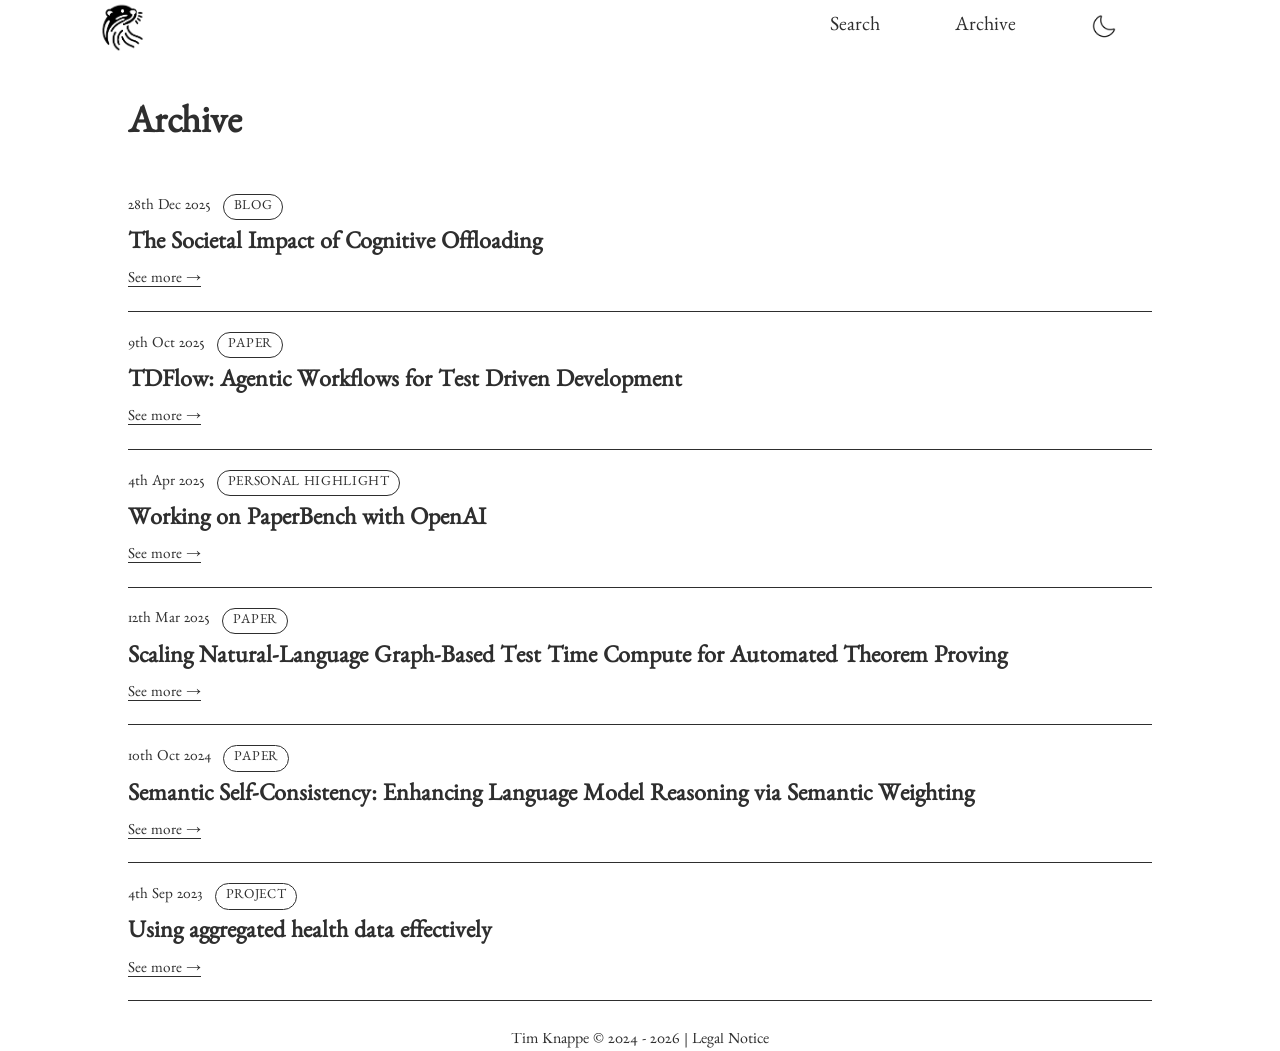
<file: archive/index.html>
<!DOCTYPE html><html lang="en"> <head><link rel="canonical" href="https://timknappe.dev/archive/"><meta charset="UTF-8"><meta name="viewport" content="width=device-width"><link rel="icon" type="image/png" href="/logo-round.png"><meta name="generator" content="Astro v5.16.0"><title>Tim's Page</title><script>
			(() => {
				const storedTheme = localStorage.getItem("theme");
				const prefersDark = window.matchMedia("(prefers-color-scheme: dark)").matches;
				const initialTheme = storedTheme || (prefersDark ? "dark" : "light");
				document.documentElement.classList.add(initialTheme);
				document.documentElement.classList.remove(initialTheme === "dark" ? "light" : "dark");
			})();
		</script><style>.archive{width:80vw;max-width:1100px;padding:3rem 0 2rem;display:flex;flex-direction:column;gap:2rem}.archive__header h1{font-size:2.4rem;margin-bottom:.5rem}.archive__lede{font-size:1.1rem;color:var(--font-color);max-width:640px}.archive__list{display:flex;flex-direction:column;gap:1.25rem}.archive__item{border-bottom:1px solid var(--font-color);padding-bottom:1.25rem}.archive__link{display:flex;flex-direction:column;gap:.55rem;text-decoration:none;color:inherit;transform:translate(0);transition:transform .2s ease,opacity .2s ease}.archive__link:hover{transform:translate(6px);opacity:.92}.archive__meta{display:flex;align-items:center;gap:.75rem;font-size:.95rem;color:var(--font-color)}.archive__pill{display:inline-flex;align-items:center;justify-content:center;border:1px solid var(--font-color);min-height:1.65rem;padding:.2rem .6rem;border-radius:999px;font-size:.85rem;line-height:1.2;text-transform:uppercase;letter-spacing:.05em}.archive__title{font-size:1.5rem;line-height:var(--line-height-tight);font-weight:600}.archive__cta{font-size:.95rem;text-decoration:underline;text-underline-offset:4px;width:fit-content}@media(max-width:900px){.archive{width:90vw;padding:2.5rem 0 1.5rem}.archive__header h1{font-size:2.1rem}}@media(max-width:600px){.archive{width:94vw;padding:2rem 0 1.25rem}.archive__meta{flex-wrap:wrap}.archive__title{font-size:1.3rem}}
</style>
<link rel="stylesheet" href="/assets/_slug_.qZoxQIxo.css"></head> <body> <div class="App"> <div class="Navbar" role="navigation"> <a href="/" class="TextLogo"> <img id="theme-logo" src="/assets/logoTransparentBlackFill.9csrFaJy.webp" alt="logo" width="50" height="50" data-light="/assets/logoTransparentBlackFill.9csrFaJy.webp" data-dark="/assets/logoTransparentWhiteFill.CkMYm25J.webp"> </a> <span class="placeholder-span"></span> <div class="links"> <style>astro-island,astro-slot,astro-static-slot{display:contents}</style><script>(()=>{var e=async t=>{await(await t())()};(self.Astro||(self.Astro={})).load=e;window.dispatchEvent(new Event("astro:load"));})();</script><script>(()=>{var A=Object.defineProperty;var g=(i,o,a)=>o in i?A(i,o,{enumerable:!0,configurable:!0,writable:!0,value:a}):i[o]=a;var d=(i,o,a)=>g(i,typeof o!="symbol"?o+"":o,a);{let i={0:t=>m(t),1:t=>a(t),2:t=>new RegExp(t),3:t=>new Date(t),4:t=>new Map(a(t)),5:t=>new Set(a(t)),6:t=>BigInt(t),7:t=>new URL(t),8:t=>new Uint8Array(t),9:t=>new Uint16Array(t),10:t=>new Uint32Array(t),11:t=>1/0*t},o=t=>{let[l,e]=t;return l in i?i[l](e):void 0},a=t=>t.map(o),m=t=>typeof t!="object"||t===null?t:Object.fromEntries(Object.entries(t).map(([l,e])=>[l,o(e)]));class y extends HTMLElement{constructor(){super(...arguments);d(this,"Component");d(this,"hydrator");d(this,"hydrate",async()=>{var b;if(!this.hydrator||!this.isConnected)return;let e=(b=this.parentElement)==null?void 0:b.closest("astro-island[ssr]");if(e){e.addEventListener("astro:hydrate",this.hydrate,{once:!0});return}let c=this.querySelectorAll("astro-slot"),n={},h=this.querySelectorAll("template[data-astro-template]");for(let r of h){let s=r.closest(this.tagName);s!=null&&s.isSameNode(this)&&(n[r.getAttribute("data-astro-template")||"default"]=r.innerHTML,r.remove())}for(let r of c){let s=r.closest(this.tagName);s!=null&&s.isSameNode(this)&&(n[r.getAttribute("name")||"default"]=r.innerHTML)}let p;try{p=this.hasAttribute("props")?m(JSON.parse(this.getAttribute("props"))):{}}catch(r){let s=this.getAttribute("component-url")||"<unknown>",v=this.getAttribute("component-export");throw v&&(s+=` (export ${v})`),console.error(`[hydrate] Error parsing props for component ${s}`,this.getAttribute("props"),r),r}let u;await this.hydrator(this)(this.Component,p,n,{client:this.getAttribute("client")}),this.removeAttribute("ssr"),this.dispatchEvent(new CustomEvent("astro:hydrate"))});d(this,"unmount",()=>{this.isConnected||this.dispatchEvent(new CustomEvent("astro:unmount"))})}disconnectedCallback(){document.removeEventListener("astro:after-swap",this.unmount),document.addEventListener("astro:after-swap",this.unmount,{once:!0})}connectedCallback(){if(!this.hasAttribute("await-children")||document.readyState==="interactive"||document.readyState==="complete")this.childrenConnectedCallback();else{let e=()=>{document.removeEventListener("DOMContentLoaded",e),c.disconnect(),this.childrenConnectedCallback()},c=new MutationObserver(()=>{var n;((n=this.lastChild)==null?void 0:n.nodeType)===Node.COMMENT_NODE&&this.lastChild.nodeValue==="astro:end"&&(this.lastChild.remove(),e())});c.observe(this,{childList:!0}),document.addEventListener("DOMContentLoaded",e)}}async childrenConnectedCallback(){let e=this.getAttribute("before-hydration-url");e&&await import(e),this.start()}async start(){let e=JSON.parse(this.getAttribute("opts")),c=this.getAttribute("client");if(Astro[c]===void 0){window.addEventListener(`astro:${c}`,()=>this.start(),{once:!0});return}try{await Astro[c](async()=>{let n=this.getAttribute("renderer-url"),[h,{default:p}]=await Promise.all([import(this.getAttribute("component-url")),n?import(n):()=>()=>{}]),u=this.getAttribute("component-export")||"default";if(!u.includes("."))this.Component=h[u];else{this.Component=h;for(let f of u.split("."))this.Component=this.Component[f]}return this.hydrator=p,this.hydrate},e,this)}catch(n){console.error(`[astro-island] Error hydrating ${this.getAttribute("component-url")}`,n)}}attributeChangedCallback(){this.hydrate()}}d(y,"observedAttributes",["props"]),customElements.get("astro-island")||customElements.define("astro-island",y)}})();</script><astro-island uid="Z2bdKaq" prefix="r1" component-url="/assets/search.CaVqtv80.js" component-export="Search" renderer-url="/assets/client.BLUn-lwI.js" props="{&quot;entries&quot;:[1,[[0,{&quot;id&quot;:[0,&quot;openai-paperbench.md&quot;],&quot;data&quot;:[0,{&quot;title&quot;:[0,&quot;Working on PaperBench with OpenAI&quot;],&quot;date&quot;:[3,&quot;2025-04-04T00:00:00.000Z&quot;],&quot;type&quot;:[0,&quot;personal highlight&quot;],&quot;description&quot;:[0,&quot;A brief reflection on the development of the PaperBench benchmark in collaboration with OpenAI.&quot;],&quot;tags&quot;:[1,[[0,&quot;paperbench&quot;],[0,&quot;openai&quot;],[0,&quot;AI-for-science&quot;]]],&quot;relatedLinks&quot;:[1,[[0,{&quot;name&quot;:[0,&quot;OpenAI Publication&quot;],&quot;link&quot;:[0,&quot;https://openai.com/index/paperbench/&quot;]}],[0,{&quot;name&quot;:[0,&quot;Algoverse News Publication&quot;],&quot;link&quot;:[0,&quot;https://algoverseairesearch.org/news/paperbench-feature&quot;]}]]]}],&quot;body&quot;:[0,&quot;PaperBench is a benchmark that evaluates whether AI agents can replicate state-of-the-art AI research from scratch. Agents are tasked with reproducing papers, which requires understanding each paper’s contributions, building the codebase, and correctly executing the experiments.\n\nI had the opportunity to contribute to the construction of PaperBench and to work alongside OpenAI during its development.\n\nThank you to everyone involved for the kind collaboration.\n\n_Tim_&quot;],&quot;filePath&quot;:[0,&quot;src/content/posts/openai-paperbench.md&quot;],&quot;digest&quot;:[0,&quot;663c66bb7c63c589&quot;],&quot;rendered&quot;:[0,{&quot;html&quot;:[0,&quot;&lt;p&gt;PaperBench is a benchmark that evaluates whether AI agents can replicate state-of-the-art AI research from scratch. Agents are tasked with reproducing papers, which requires understanding each paper’s contributions, building the codebase, and correctly executing the experiments.&lt;/p&gt;\n&lt;p&gt;I had the opportunity to contribute to the construction of PaperBench and to work alongside OpenAI during its development.&lt;/p&gt;\n&lt;p&gt;Thank you to everyone involved for the kind collaboration.&lt;/p&gt;\n&lt;p&gt;&lt;em&gt;Tim&lt;/em&gt;&lt;/p&gt;&quot;],&quot;metadata&quot;:[0,{&quot;headings&quot;:[1,[]],&quot;localImagePaths&quot;:[1,[]],&quot;remoteImagePaths&quot;:[1,[]],&quot;frontmatter&quot;:[0,{&quot;title&quot;:[0,&quot;Working on PaperBench with OpenAI&quot;],&quot;description&quot;:[0,&quot;A brief reflection on the development of the PaperBench benchmark in collaboration with OpenAI.&quot;],&quot;type&quot;:[0,&quot;personal highlight&quot;],&quot;tags&quot;:[1,[[0,&quot;paperbench&quot;],[0,&quot;openai&quot;],[0,&quot;AI-for-science&quot;]]],&quot;relatedLinks&quot;:[1,[[0,{&quot;name&quot;:[0,&quot;OpenAI Publication&quot;],&quot;link&quot;:[0,&quot;https://openai.com/index/paperbench/&quot;]}],[0,{&quot;name&quot;:[0,&quot;Algoverse News Publication&quot;],&quot;link&quot;:[0,&quot;https://algoverseairesearch.org/news/paperbench-feature&quot;]}]]],&quot;date&quot;:[3,&quot;2025-04-04T00:00:00.000Z&quot;]}],&quot;imagePaths&quot;:[1,[]]}]}],&quot;collection&quot;:[0,&quot;posts&quot;],&quot;slug&quot;:[0,&quot;openai-paperbench&quot;],&quot;render&quot;:[0,null]}],[0,{&quot;id&quot;:[0,&quot;societal-impact-cognitive-offloading.md&quot;],&quot;data&quot;:[0,{&quot;title&quot;:[0,&quot;The Societal Impact of Cognitive Offloading&quot;],&quot;date&quot;:[3,&quot;2025-12-28T00:00:00.000Z&quot;],&quot;type&quot;:[0,&quot;blog&quot;],&quot;description&quot;:[0,&quot;I examine the possibility of a societal shift in human cognition driven by prolonged AI use, that remains an underrepresented risk in current AI safety discourse.&quot;],&quot;tags&quot;:[1,[[0,&quot;psychology&quot;],[0,&quot;societal-shift&quot;],[0,&quot;cognitive-debt&quot;],[0,&quot;sycophancy&quot;],[0,&quot;deprompt&quot;]]],&quot;relatedLinks&quot;:[1,[[0,{&quot;name&quot;:[0,&quot;GitHub Repository&quot;],&quot;link&quot;:[0,&quot;https://github.com/timknappe/deprompt&quot;]}]]]}],&quot;body&quot;:[0,&quot;With the introduction of new technologies, cultural and societal shifts are unforeseeable [@Collingridge1980SocialControl]. This unpredictability has already manifested across many domains in AI safety, noticeable due to incidents regarding AI risk, where initial guardrails were placed loosely and caused harm to society.\n\nVoices inside the industry, including projects such as [AI 2027](https://ai-2027.com/) and researchers like Geoffrey Hinton and Leopold Aschenbrenner, are already warning about the risk that is emerging from the deployment of AI with tools and within a continuously growing, capable, and only partly (by many defined as insufficiently) monitorable environment [@korbak2025chainthoughtmonitorabilitynew].\n\nAmong these risks, one that remains comparatively overlooked, due to its threat being mainly in adoption rather than emerging from intelligence as a whole, is AI’s impact on human cognition.\n\n## Cognitive debt as a societal problem\n\nIn the pursuit of choosing the path of least resistance, we have degenerated many abilities that were once crucial for our lives. This degradation often occurs silently, as technological advancements normalize skill substitution rather than preservation.\n\nMechanisms like these, and overreliance on certain technologies, lead us to incur cognitive debt. For the longest time, we didn’t consider or simply didn’t mind the lingering side effects of automation, as it had little to no impact on our daily lives due to the constant availability of its replacements [@ICAO_1992_OperationalImplicationsAutomation].\n\nAlthough this shift is acceptable in many cases, warning signs are starting to appear that the disruption caused by AI will be a bigger and fundamentally different one, impacting our critical thinking, which is considerably less negligible. With handing off complex work becoming easy and convenient, the danger is that we slowly erode parts of our ability to critically evaluate and understand.\n\n_Experience with other emerging technologies has shown that, due to “cultural lag,” society is typically faster to incorporate a new technology than to adapt toward its responsible and proper use. There is little doubt that we will witness similar patterns with the adoption of AI._ [@Ogburn1922SocialChange]\n\n### Mechanisms of Cognitive Debt\n\nThe processes of neural plasticity are complex; however, the notion of treating the brain like a muscle that can atrophy when given little stimulation seems to be a good intuition for responsible AI use.\n\nKeeping your mind active and challenging yourself improves crystallized intelligence and cognitive reserve, which have been shown to be helpful in delaying symptoms of early dementia through compensation by other neurons. Logically extrapolating this principle leads to the conclusion that handing off more and more tasks to AI reduces cognitive effort, thereby inducing weaker long-term retention and mental deconditioning in cases of severe overuse.\n\nAs expected, current research shows that cognitive engagement is lowered when tasks are largely offloaded to LLMs or AI tools [@kosmyna2025brainchatgptaccumulationcognitive]. I consider myself an avid user of AI, so reading into the literature was little surprising given the noticeable effects of regression among fellow software engineers when overusing AI over a prolonged period of time.\n\n### Avoiding cognitive debt\n\nThe integration of AI into more and more systems will grow increasingly ubiquitous, making hand-offs easier and easier. With hopes of increased productivity, I still sometimes find myself and many of my peers handing off work to LLMs in an almost fluent and natural fashion. Given that, the growing consensus is obvious, use AI less and engage with tasks on your own. A solution that is simple, but tempting to circumvent given our natural urge for convenience.\n\nTo counteract this behavior, I will introduce a few changes to my workflow that personally work well for me. When working on coding tasks, I will mostly use AI autocomplete, as it speeds up the coding process while leaving major design decisions and coding practices entirely to me.\n\nCreative writing and content creation are artful forms of creation that, at least in my opinion, derive their value from human intent. As a result, I aim to keep AI involvement in the creative process to an absolute minimum.\n\nTo keep my everyday AI usage intentional, I have built [Deprompt](https://github.com/timknappe/deprompt), a small, free, and open-source browser extension that keeps me mindful of my AI usage.\n\n## AI-Reinforced Brain Patterns\n\nWith the introduction of social media, a measurable societal shift has emerged that is largely attributed to the cognitive reinforcement of one’s own opinions [@eli2011filter]. Algorithms seem to self-validate users as a side effect of maximizing attention, unintentionally creating bubbles and echo chambers that are now profoundly impacting opinion-building and shaping public discourse. Societally, we are mostly aware of these factors, however, the silent impacts of extremization and polarization continue to persist [@CASTANOPULGARIN2021101608; @Lukin2017Argument].\n\nSocial media sets a good example of how risks that are apparent can still linger when a majority actively ignores their side effects.\n\nAI associated risks scale faster than their underlying safety mechanisms, largely due to the novelty of the field and the rapid advancements being made. This is especially the case because the mechanisms inducing these threats are not yet fully understood. While research capacity is growing toward a better comprehension of the cognitive impact of AI usage, we will likely continue to see a disconnect between developers and alignment researchers or, in this context cognitive psychologists.\n\n### Impact of LLMs on Human Ideology\n\nAside from the widely discussed risks of grounding facts based on large language models, third-party control, bias, and unknown sources, risk also emerges from the pure modality of human-like interaction itself.\n\nWith the anthropomorphization of AI comes a natural feeling of being understood and agreed with, which reinforces one’s own opinions as if one were talking to another human. This is perceived as interpersonal affirmation and introduces a significant risk, whereby people may come to value the output and thoughts of an AI on par with those of actual humans.\n\nAs part of its deployment for human-like interaction, reinforcement learning on human feedback is crucial to tune models toward digestible and value-aligned content. This, however, does not account for unwanted side effects that make such systems more agreeable and therefore more likely to agree on counterintuitive or plainly wrong assumptions and facts. This behavior creates a value gap, both between users who want a factual, truthful, and “honest” model, and the silent risk of self-validation, which can become dangerous.\n\nAgreeableness and validation are dangerous traits, particularly when paired with a tool that many misjudge as objective. When users feel increasingly validated by a third party, the resulting dynamic bears the risk of justifying radical positions or encouraging impulsive actions.\n\nA similar risk emerges when AI is used for emotional validation or therapeutic applications. AI judgments are subjective and are quick to [self-diagnose or suggest actions that could be considered medical malpractice](https://www.independent.co.uk/tech/chatgpt-ai-therapy-chatbot-psychosis-mental-health-b2797487.html).\n\n### Consequences and Actionability\n\nEinstein said, _“Whoever is careless with the truth in small matters cannot be trusted in important affairs.”_ This quote transfers well to artificial intelligence, whose tendency toward epistemic unreliability undermines trust and therefore requires cautious use.\n\nFurthermore, relying on AI for neutrality is impossible, so it is important to make this distinction clear, AI systems will always be biased toward the user’s perspective and should not be used solely to validate one’s feelings or thoughts. On the contrary, as these discussions unfold, conversation and dialogue between humans will become more valuable than ever.\n\n## Stopping it before it gets worse\n\nReading this, it might appear like my stance toward AI is quite antagonistic. However, the opposite is the case. Given the unique opportunities, I think LLMs and future AI systems can be quite valuable and great tools for many, as long as we keep our outlook on AI specifically aligned with guiding principles such as effective altruism.\n\nIn controlled environments, Anthropic researchers have discovered signs of deception [@lynch2025agentic; @greenblatt2024alignmentfakinglargelanguage] it’s these threats that pose not only material risks, as bad actors could also influence humans psychologically.\n\nThis calls for growing, yet still underexplored, risk assessments that quantify cognitive impact. More broadly, we will have to make sure to keep monitoring threats at a societal level that are caused by harmful usage, not only those introduced by emerging intelligence.\n\n### How to protect oneself\n\nI am convinced that each individual should follow core principles to balance productivity and life-long learning.\n\nThe discipline of limiting exposure and going against the natural urge of comfortability will remain an important feat.\n\nIt requires us to not be ignorant of limitations, AI, in its current state, remains a tool for our use, so it is important to centralize that fact as a cornerstone for our decision-making when using AI in symbiosis with human actors.\n\nAs a general principle, questioning one’s own rhetoric as well as that produced by LLMs will be more important than ever. With the gratification that comes from agreeable AI, a new risk emerges that we will need to contain and protect ourselves from.\n\n### Alignment direction\n\nWe are currently still in the early stages of the capabilities AI will attain. Right now, we hold the control and can steer alignment, which will shape long-term decisions about how we use AI and how the future of AI development will evolve. Given the current pace, AI is weaker than it will ever be again, and we will have to decide how much mental bandwidth we are willing to hand off, how we want to control alignment, and how we will allow AI to shape our society.\n\n## Appendix\n\n### Deprompt\n\nSince the core features of [Deprompt](https://github.com/timknappe/deprompt) are now in place, I will focus on maintenance and incremental improvements, especially as I have other projects to work on. If you have a feature request, idea, or improvement, feel free to open a PR.\n\n### Related Resources\n\nAs always, I’ll try to formulate my own thoughts before reading any of the related works, in order to gather my thoughts on the topic freely and unbiased. In my search, I found some great resources that I wanted to share and recommend, as they focus on other subareas of AI risk:\n\n- [AI 2027](https://ai-2027.com/)\n- [Situational Awareness by Leopold Aschenbrenner](https://situational-awareness.ai/)\n- [Talk of Geoffrey Hinton on the dangers of AI](https://www.youtube.com/watch?v=giT0ytynSqg)\n- [Senate Hearing Regarding AI Risks](https://forum.effectivealtruism.org/posts/67zFQT4GeJdgvdFuk/partial-transcript-of-recent-senate-hearing-discussing-ai-x)\n- [Alok Kanojia on Risk of AI for the human psyche](https://www.youtube.com/watch?v=MW6FMgOzklw)\n\n## References&quot;],&quot;filePath&quot;:[0,&quot;src/content/posts/societal-impact-cognitive-offloading.md&quot;],&quot;digest&quot;:[0,&quot;e2dd88105a550347&quot;],&quot;rendered&quot;:[0,{&quot;html&quot;:[0,&quot;&lt;p&gt;With the introduction of new technologies, cultural and societal shifts are unforeseeable &lt;span class=\&quot;\&quot; id=\&quot;citation--collingridge1980socialcontrol--1\&quot;&gt;(Collingridge, 1980)&lt;/span&gt;. This unpredictability has already manifested across many domains in AI safety, noticeable due to incidents regarding AI risk, where initial guardrails were placed loosely and caused harm to society.&lt;/p&gt;\n&lt;p&gt;Voices inside the industry, including projects such as &lt;a href=\&quot;https://ai-2027.com/\&quot;&gt;AI 2027&lt;/a&gt; and researchers like Geoffrey Hinton and Leopold Aschenbrenner, are already warning about the risk that is emerging from the deployment of AI with tools and within a continuously growing, capable, and only partly (by many defined as insufficiently) monitorable environment &lt;span class=\&quot;\&quot; id=\&quot;citation--korbak2025chainthoughtmonitorabilitynew--2\&quot;&gt;(Korbak et al., 2025)&lt;/span&gt;.&lt;/p&gt;\n&lt;p&gt;Among these risks, one that remains comparatively overlooked, due to its threat being mainly in adoption rather than emerging from intelligence as a whole, is AI’s impact on human cognition.&lt;/p&gt;\n&lt;h2 id=\&quot;cognitive-debt-as-a-societal-problem\&quot;&gt;Cognitive debt as a societal problem&lt;/h2&gt;\n&lt;p&gt;In the pursuit of choosing the path of least resistance, we have degenerated many abilities that were once crucial for our lives. This degradation often occurs silently, as technological advancements normalize skill substitution rather than preservation.&lt;/p&gt;\n&lt;p&gt;Mechanisms like these, and overreliance on certain technologies, lead us to incur cognitive debt. For the longest time, we didn’t consider or simply didn’t mind the lingering side effects of automation, as it had little to no impact on our daily lives due to the constant availability of its replacements &lt;span class=\&quot;\&quot; id=\&quot;citation--icao_1992_operationalimplicationsautomation--3\&quot;&gt;(International Civil Aviation Organization, 1992)&lt;/span&gt;.&lt;/p&gt;\n&lt;p&gt;Although this shift is acceptable in many cases, warning signs are starting to appear that the disruption caused by AI will be a bigger and fundamentally different one, impacting our critical thinking, which is considerably less negligible. With handing off complex work becoming easy and convenient, the danger is that we slowly erode parts of our ability to critically evaluate and understand.&lt;/p&gt;\n&lt;p&gt;&lt;em&gt;Experience with other emerging technologies has shown that, due to “cultural lag,” society is typically faster to incorporate a new technology than to adapt toward its responsible and proper use. There is little doubt that we will witness similar patterns with the adoption of AI.&lt;/em&gt; &lt;span class=\&quot;\&quot; id=\&quot;citation--ogburn1922socialchange--4\&quot;&gt;(Ogburn, 1922)&lt;/span&gt;&lt;/p&gt;\n&lt;h3 id=\&quot;mechanisms-of-cognitive-debt\&quot;&gt;Mechanisms of Cognitive Debt&lt;/h3&gt;\n&lt;p&gt;The processes of neural plasticity are complex; however, the notion of treating the brain like a muscle that can atrophy when given little stimulation seems to be a good intuition for responsible AI use.&lt;/p&gt;\n&lt;p&gt;Keeping your mind active and challenging yourself improves crystallized intelligence and cognitive reserve, which have been shown to be helpful in delaying symptoms of early dementia through compensation by other neurons. Logically extrapolating this principle leads to the conclusion that handing off more and more tasks to AI reduces cognitive effort, thereby inducing weaker long-term retention and mental deconditioning in cases of severe overuse.&lt;/p&gt;\n&lt;p&gt;As expected, current research shows that cognitive engagement is lowered when tasks are largely offloaded to LLMs or AI tools &lt;span class=\&quot;\&quot; id=\&quot;citation--kosmyna2025brainchatgptaccumulationcognitive--5\&quot;&gt;(Kosmyna et al., 2025)&lt;/span&gt;. I consider myself an avid user of AI, so reading into the literature was little surprising given the noticeable effects of regression among fellow software engineers when overusing AI over a prolonged period of time.&lt;/p&gt;\n&lt;h3 id=\&quot;avoiding-cognitive-debt\&quot;&gt;Avoiding cognitive debt&lt;/h3&gt;\n&lt;p&gt;The integration of AI into more and more systems will grow increasingly ubiquitous, making hand-offs easier and easier. With hopes of increased productivity, I still sometimes find myself and many of my peers handing off work to LLMs in an almost fluent and natural fashion. Given that, the growing consensus is obvious, use AI less and engage with tasks on your own. A solution that is simple, but tempting to circumvent given our natural urge for convenience.&lt;/p&gt;\n&lt;p&gt;To counteract this behavior, I will introduce a few changes to my workflow that personally work well for me. When working on coding tasks, I will mostly use AI autocomplete, as it speeds up the coding process while leaving major design decisions and coding practices entirely to me.&lt;/p&gt;\n&lt;p&gt;Creative writing and content creation are artful forms of creation that, at least in my opinion, derive their value from human intent. As a result, I aim to keep AI involvement in the creative process to an absolute minimum.&lt;/p&gt;\n&lt;p&gt;To keep my everyday AI usage intentional, I have built &lt;a href=\&quot;https://github.com/timknappe/deprompt\&quot;&gt;Deprompt&lt;/a&gt;, a small, free, and open-source browser extension that keeps me mindful of my AI usage.&lt;/p&gt;\n&lt;h2 id=\&quot;ai-reinforced-brain-patterns\&quot;&gt;AI-Reinforced Brain Patterns&lt;/h2&gt;\n&lt;p&gt;With the introduction of social media, a measurable societal shift has emerged that is largely attributed to the cognitive reinforcement of one’s own opinions &lt;span class=\&quot;\&quot; id=\&quot;citation--eli2011filter--6\&quot;&gt;(Pariser, 2011)&lt;/span&gt;. Algorithms seem to self-validate users as a side effect of maximizing attention, unintentionally creating bubbles and echo chambers that are now profoundly impacting opinion-building and shaping public discourse. Societally, we are mostly aware of these factors, however, the silent impacts of extremization and polarization continue to persist &lt;span class=\&quot;\&quot; id=\&quot;citation--castanopulgarin2021101608--lukin2017argument--7\&quot;&gt;(Castaño-Pulgarín et al., 2021; Lukin et al., 2017)&lt;/span&gt;.&lt;/p&gt;\n&lt;p&gt;Social media sets a good example of how risks that are apparent can still linger when a majority actively ignores their side effects.&lt;/p&gt;\n&lt;p&gt;AI associated risks scale faster than their underlying safety mechanisms, largely due to the novelty of the field and the rapid advancements being made. This is especially the case because the mechanisms inducing these threats are not yet fully understood. While research capacity is growing toward a better comprehension of the cognitive impact of AI usage, we will likely continue to see a disconnect between developers and alignment researchers or, in this context cognitive psychologists.&lt;/p&gt;\n&lt;h3 id=\&quot;impact-of-llms-on-human-ideology\&quot;&gt;Impact of LLMs on Human Ideology&lt;/h3&gt;\n&lt;p&gt;Aside from the widely discussed risks of grounding facts based on large language models, third-party control, bias, and unknown sources, risk also emerges from the pure modality of human-like interaction itself.&lt;/p&gt;\n&lt;p&gt;With the anthropomorphization of AI comes a natural feeling of being understood and agreed with, which reinforces one’s own opinions as if one were talking to another human. This is perceived as interpersonal affirmation and introduces a significant risk, whereby people may come to value the output and thoughts of an AI on par with those of actual humans.&lt;/p&gt;\n&lt;p&gt;As part of its deployment for human-like interaction, reinforcement learning on human feedback is crucial to tune models toward digestible and value-aligned content. This, however, does not account for unwanted side effects that make such systems more agreeable and therefore more likely to agree on counterintuitive or plainly wrong assumptions and facts. This behavior creates a value gap, both between users who want a factual, truthful, and “honest” model, and the silent risk of self-validation, which can become dangerous.&lt;/p&gt;\n&lt;p&gt;Agreeableness and validation are dangerous traits, particularly when paired with a tool that many misjudge as objective. When users feel increasingly validated by a third party, the resulting dynamic bears the risk of justifying radical positions or encouraging impulsive actions.&lt;/p&gt;\n&lt;p&gt;A similar risk emerges when AI is used for emotional validation or therapeutic applications. AI judgments are subjective and are quick to &lt;a href=\&quot;https://www.independent.co.uk/tech/chatgpt-ai-therapy-chatbot-psychosis-mental-health-b2797487.html\&quot;&gt;self-diagnose or suggest actions that could be considered medical malpractice&lt;/a&gt;.&lt;/p&gt;\n&lt;h3 id=\&quot;consequences-and-actionability\&quot;&gt;Consequences and Actionability&lt;/h3&gt;\n&lt;p&gt;Einstein said, &lt;em&gt;“Whoever is careless with the truth in small matters cannot be trusted in important affairs.”&lt;/em&gt; This quote transfers well to artificial intelligence, whose tendency toward epistemic unreliability undermines trust and therefore requires cautious use.&lt;/p&gt;\n&lt;p&gt;Furthermore, relying on AI for neutrality is impossible, so it is important to make this distinction clear, AI systems will always be biased toward the user’s perspective and should not be used solely to validate one’s feelings or thoughts. On the contrary, as these discussions unfold, conversation and dialogue between humans will become more valuable than ever.&lt;/p&gt;\n&lt;h2 id=\&quot;stopping-it-before-it-gets-worse\&quot;&gt;Stopping it before it gets worse&lt;/h2&gt;\n&lt;p&gt;Reading this, it might appear like my stance toward AI is quite antagonistic. However, the opposite is the case. Given the unique opportunities, I think LLMs and future AI systems can be quite valuable and great tools for many, as long as we keep our outlook on AI specifically aligned with guiding principles such as effective altruism.&lt;/p&gt;\n&lt;p&gt;In controlled environments, Anthropic researchers have discovered signs of deception &lt;span class=\&quot;\&quot; id=\&quot;citation--lynch2025agentic--greenblatt2024alignmentfakinglargelanguage--8\&quot;&gt;(Greenblatt et al., 2024; Lynch et al., 2025)&lt;/span&gt; it’s these threats that pose not only material risks, as bad actors could also influence humans psychologically.&lt;/p&gt;\n&lt;p&gt;This calls for growing, yet still underexplored, risk assessments that quantify cognitive impact. More broadly, we will have to make sure to keep monitoring threats at a societal level that are caused by harmful usage, not only those introduced by emerging intelligence.&lt;/p&gt;\n&lt;h3 id=\&quot;how-to-protect-oneself\&quot;&gt;How to protect oneself&lt;/h3&gt;\n&lt;p&gt;I am convinced that each individual should follow core principles to balance productivity and life-long learning.&lt;/p&gt;\n&lt;p&gt;The discipline of limiting exposure and going against the natural urge of comfortability will remain an important feat.&lt;/p&gt;\n&lt;p&gt;It requires us to not be ignorant of limitations, AI, in its current state, remains a tool for our use, so it is important to centralize that fact as a cornerstone for our decision-making when using AI in symbiosis with human actors.&lt;/p&gt;\n&lt;p&gt;As a general principle, questioning one’s own rhetoric as well as that produced by LLMs will be more important than ever. With the gratification that comes from agreeable AI, a new risk emerges that we will need to contain and protect ourselves from.&lt;/p&gt;\n&lt;h3 id=\&quot;alignment-direction\&quot;&gt;Alignment direction&lt;/h3&gt;\n&lt;p&gt;We are currently still in the early stages of the capabilities AI will attain. Right now, we hold the control and can steer alignment, which will shape long-term decisions about how we use AI and how the future of AI development will evolve. Given the current pace, AI is weaker than it will ever be again, and we will have to decide how much mental bandwidth we are willing to hand off, how we want to control alignment, and how we will allow AI to shape our society.&lt;/p&gt;\n&lt;h2 id=\&quot;appendix\&quot;&gt;Appendix&lt;/h2&gt;\n&lt;h3 id=\&quot;deprompt\&quot;&gt;Deprompt&lt;/h3&gt;\n&lt;p&gt;Since the core features of &lt;a href=\&quot;https://github.com/timknappe/deprompt\&quot;&gt;Deprompt&lt;/a&gt; are now in place, I will focus on maintenance and incremental improvements, especially as I have other projects to work on. If you have a feature request, idea, or improvement, feel free to open a PR.&lt;/p&gt;\n&lt;h3 id=\&quot;related-resources\&quot;&gt;Related Resources&lt;/h3&gt;\n&lt;p&gt;As always, I’ll try to formulate my own thoughts before reading any of the related works, in order to gather my thoughts on the topic freely and unbiased. In my search, I found some great resources that I wanted to share and recommend, as they focus on other subareas of AI risk:&lt;/p&gt;\n&lt;ul&gt;\n&lt;li&gt;&lt;a href=\&quot;https://ai-2027.com/\&quot;&gt;AI 2027&lt;/a&gt;&lt;/li&gt;\n&lt;li&gt;&lt;a href=\&quot;https://situational-awareness.ai/\&quot;&gt;Situational Awareness by Leopold Aschenbrenner&lt;/a&gt;&lt;/li&gt;\n&lt;li&gt;&lt;a href=\&quot;https://www.youtube.com/watch?v=giT0ytynSqg\&quot;&gt;Talk of Geoffrey Hinton on the dangers of AI&lt;/a&gt;&lt;/li&gt;\n&lt;li&gt;&lt;a href=\&quot;https://forum.effectivealtruism.org/posts/67zFQT4GeJdgvdFuk/partial-transcript-of-recent-senate-hearing-discussing-ai-x\&quot;&gt;Senate Hearing Regarding AI Risks&lt;/a&gt;&lt;/li&gt;\n&lt;li&gt;&lt;a href=\&quot;https://www.youtube.com/watch?v=MW6FMgOzklw\&quot;&gt;Alok Kanojia on Risk of AI for the human psyche&lt;/a&gt;&lt;/li&gt;\n&lt;/ul&gt;\n&lt;h2 id=\&quot;references\&quot;&gt;References&lt;/h2&gt;&lt;div id=\&quot;refs\&quot; class=\&quot;references csl-bib-body\&quot;&gt;\n  &lt;div class=\&quot;csl-entry\&quot; id=\&quot;bib-castanopulgarin2021101608\&quot;&gt;Castaño-Pulgarín, S. A., Suárez-Betancur, N., Vega, L. M. T., &amp;#x26; López, H. M. H. (2021). Internet, social media and online hate speech. Systematic review. &lt;i&gt;Aggression and Violent Behavior&lt;/i&gt;, &lt;i&gt;58&lt;/i&gt;, 101608. https://doi.org/https://doi.org/10.1016/j.avb.2021.101608&lt;/div&gt;\n  &lt;div class=\&quot;csl-entry\&quot; id=\&quot;bib-collingridge1980socialcontrol\&quot;&gt;Collingridge, D. (1980). &lt;i&gt;The Social Control of Technology&lt;/i&gt;. Frances Pinter.&lt;/div&gt;\n  &lt;div class=\&quot;csl-entry\&quot; id=\&quot;bib-greenblatt2024alignmentfakinglargelanguage\&quot;&gt;Greenblatt, R., Denison, C., Wright, B., Roger, F., MacDiarmid, M., Marks, S., Treutlein, J., Belonax, T., Chen, J., Duvenaud, D., Khan, A., Michael, J., Mindermann, S., Perez, E., Petrini, L., Uesato, J., Kaplan, J., Shlegeris, B., Bowman, S. R., &amp;#x26; Hubinger, E. (2024). &lt;i&gt;Alignment faking in large language models&lt;/i&gt;. https://arxiv.org/abs/2412.14093&lt;/div&gt;\n  &lt;div class=\&quot;csl-entry\&quot; id=\&quot;bib-icao_1992_operationalimplicationsautomation\&quot;&gt;International Civil Aviation Organization. (1992). &lt;i&gt;Operational Implications of Automation in Advanced Technology Flight Decks&lt;/i&gt; [ICAO Circular 234-AN/142, Human Factors Digest No.\\ 5]. International Civil Aviation Organization.&lt;/div&gt;\n  &lt;div class=\&quot;csl-entry\&quot; id=\&quot;bib-korbak2025chainthoughtmonitorabilitynew\&quot;&gt;Korbak, T., Balesni, M., Barnes, E., Bengio, Y., Benton, J., Bloom, J., Chen, M., Cooney, A., Dafoe, A., Dragan, A., Emmons, S., Evans, O., Farhi, D., Greenblatt, R., Hendrycks, D., Hobbhahn, M., Hubinger, E., Irving, G., Jenner, E., … Mikulik, V. (2025). &lt;i&gt;Chain of Thought Monitorability: A New and Fragile Opportunity for AI Safety&lt;/i&gt;. https://arxiv.org/abs/2507.11473&lt;/div&gt;\n  &lt;div class=\&quot;csl-entry\&quot; id=\&quot;bib-kosmyna2025brainchatgptaccumulationcognitive\&quot;&gt;Kosmyna, N., Hauptmann, E., Yuan, Y. T., Situ, J., Liao, X.-H., Beresnitzky, A. V., Braunstein, I., &amp;#x26; Maes, P. (2025). &lt;i&gt;Your Brain on ChatGPT: Accumulation of Cognitive Debt when Using an AI Assistant for Essay Writing Task&lt;/i&gt;. https://arxiv.org/abs/2506.08872&lt;/div&gt;\n  &lt;div class=\&quot;csl-entry\&quot; id=\&quot;bib-lukin2017argument\&quot;&gt;Lukin, S., Anand, P., Walker, M., &amp;#x26; Whittaker, S. (2017). Argument Strength is in the Eye of the Beholder: Audience Effects in Persuasion. &lt;i&gt;ArXiv&lt;/i&gt;, &lt;i&gt;abs/1708.09085&lt;/i&gt;. https://doi.org/10.18653/v1/e17-1070&lt;/div&gt;\n  &lt;div class=\&quot;csl-entry\&quot; id=\&quot;bib-lynch2025agentic\&quot;&gt;Lynch, A., Wright, B., Larson, C., Troy, K. K., Ritchie, S. J., Mindermann, S., Perez, E., &amp;#x26; Hubinger, E. (2025). Agentic Misalignment: How LLMs Could be an Insider Threat. &lt;i&gt;Anthropic Research&lt;/i&gt;.&lt;/div&gt;\n  &lt;div class=\&quot;csl-entry\&quot; id=\&quot;bib-ogburn1922socialchange\&quot;&gt;Ogburn, W. F. (1922). &lt;i&gt;Social Change with Respect to Culture and Original Nature&lt;/i&gt;. B. W. Huebsch.&lt;/div&gt;\n  &lt;div class=\&quot;csl-entry\&quot; id=\&quot;bib-eli2011filter\&quot;&gt;Pariser, Eli. (2011). &lt;i&gt;The filter bubble : what the Internet is hiding from you&lt;/i&gt;. Penguin Press.&lt;/div&gt;\n&lt;/div&gt;&quot;],&quot;metadata&quot;:[0,{&quot;headings&quot;:[1,[[0,{&quot;depth&quot;:[0,2],&quot;slug&quot;:[0,&quot;cognitive-debt-as-a-societal-problem&quot;],&quot;text&quot;:[0,&quot;Cognitive debt as a societal problem&quot;]}],[0,{&quot;depth&quot;:[0,3],&quot;slug&quot;:[0,&quot;mechanisms-of-cognitive-debt&quot;],&quot;text&quot;:[0,&quot;Mechanisms of Cognitive Debt&quot;]}],[0,{&quot;depth&quot;:[0,3],&quot;slug&quot;:[0,&quot;avoiding-cognitive-debt&quot;],&quot;text&quot;:[0,&quot;Avoiding cognitive debt&quot;]}],[0,{&quot;depth&quot;:[0,2],&quot;slug&quot;:[0,&quot;ai-reinforced-brain-patterns&quot;],&quot;text&quot;:[0,&quot;AI-Reinforced Brain Patterns&quot;]}],[0,{&quot;depth&quot;:[0,3],&quot;slug&quot;:[0,&quot;impact-of-llms-on-human-ideology&quot;],&quot;text&quot;:[0,&quot;Impact of LLMs on Human Ideology&quot;]}],[0,{&quot;depth&quot;:[0,3],&quot;slug&quot;:[0,&quot;consequences-and-actionability&quot;],&quot;text&quot;:[0,&quot;Consequences and Actionability&quot;]}],[0,{&quot;depth&quot;:[0,2],&quot;slug&quot;:[0,&quot;stopping-it-before-it-gets-worse&quot;],&quot;text&quot;:[0,&quot;Stopping it before it gets worse&quot;]}],[0,{&quot;depth&quot;:[0,3],&quot;slug&quot;:[0,&quot;how-to-protect-oneself&quot;],&quot;text&quot;:[0,&quot;How to protect oneself&quot;]}],[0,{&quot;depth&quot;:[0,3],&quot;slug&quot;:[0,&quot;alignment-direction&quot;],&quot;text&quot;:[0,&quot;Alignment direction&quot;]}],[0,{&quot;depth&quot;:[0,2],&quot;slug&quot;:[0,&quot;appendix&quot;],&quot;text&quot;:[0,&quot;Appendix&quot;]}],[0,{&quot;depth&quot;:[0,3],&quot;slug&quot;:[0,&quot;deprompt&quot;],&quot;text&quot;:[0,&quot;Deprompt&quot;]}],[0,{&quot;depth&quot;:[0,3],&quot;slug&quot;:[0,&quot;related-resources&quot;],&quot;text&quot;:[0,&quot;Related Resources&quot;]}],[0,{&quot;depth&quot;:[0,2],&quot;slug&quot;:[0,&quot;references&quot;],&quot;text&quot;:[0,&quot;References&quot;]}]]],&quot;localImagePaths&quot;:[1,[]],&quot;remoteImagePaths&quot;:[1,[]],&quot;frontmatter&quot;:[0,{&quot;title&quot;:[0,&quot;The Societal Impact of Cognitive Offloading&quot;],&quot;description&quot;:[0,&quot;I examine the possibility of a societal shift in human cognition driven by prolonged AI use, that remains an underrepresented risk in current AI safety discourse.&quot;],&quot;date&quot;:[3,&quot;2025-12-28T00:00:00.000Z&quot;],&quot;tags&quot;:[1,[[0,&quot;psychology&quot;],[0,&quot;societal-shift&quot;],[0,&quot;cognitive-debt&quot;],[0,&quot;sycophancy&quot;],[0,&quot;deprompt&quot;]]],&quot;relatedLinks&quot;:[1,[[0,{&quot;name&quot;:[0,&quot;GitHub Repository&quot;],&quot;link&quot;:[0,&quot;https://github.com/timknappe/deprompt&quot;]}]]],&quot;type&quot;:[0,&quot;blog&quot;]}],&quot;imagePaths&quot;:[1,[]]}]}],&quot;collection&quot;:[0,&quot;posts&quot;],&quot;slug&quot;:[0,&quot;societal-impact-cognitive-offloading&quot;],&quot;render&quot;:[0,null]}],[0,{&quot;id&quot;:[0,&quot;using-aggregated-health-data.md&quot;],&quot;data&quot;:[0,{&quot;title&quot;:[0,&quot;Using aggregated health data effectively&quot;],&quot;date&quot;:[3,&quot;2023-09-04T00:00:00.000Z&quot;],&quot;type&quot;:[0,&quot;project&quot;],&quot;description&quot;:[0,&quot;Large Language Models are getting better and better at using medical data for diagnosis and treatment. However, they often lack the context of longitudinal medical histories to even be able to accurately assess patients.&quot;],&quot;tags&quot;:[1,[[0,&quot;chronic-illnesses&quot;],[0,&quot;healthcare&quot;],[0,&quot;ai&quot;],[0,&quot;med-tech&quot;]]],&quot;relatedLinks&quot;:[1,[[0,{&quot;name&quot;:[0,&quot;Github Repository&quot;],&quot;link&quot;:[0,&quot;https://github.com/timknappe/medina-app&quot;]}]]]}],&quot;body&quot;:[0,&quot;&gt; Update 2026: With the new technological improvements in AI, I’ve pushed a one-time update to refresh the model selection and tooling for the current AI ecosystem, though similar to before, I won&#39;t continue on this project in the future as I have other things to work on.\n\nIn the first paragraphs of his book \&quot;Building a Second Brain,\&quot; Tiago Forte describes his journey caused by an illness of his throat that severely impacted his daily life to a point where basic human commodities were hard to endure.\n\nAs more and more doctors left him with inconclusive results, he started researching on his own, archiving received information into his own digital information system, searching for and eventually finding therapeutic techniques and practices that allowed him to alleviate his pain and claim back parts of his life.\n\nStories of chronic illnesses with indeterminate diagnoses are common and leave patients unsatisfied and without any proper treatment of the root cause. Meanwhile, more and more success stories on the internet show how LLMs can hint at diagnoses of chronic illnesses that eventually led to finding the cause or encouraged people to visit the ER or get urgent medical care when presented with a preliminary set of symptoms.\n\nRecent improvements in large language models have advanced the capabilities in understanding medical text and also \&quot;diagnosing\&quot; or preliminary screening patients effectively before primary care.[^1]\n\nDespite these improvements, physicians have an innate advantage, that is having a way broader and in-depth understanding due to the prolonged medical history of ongoing screenings and preventive care that is all combined and accessible for the physician to consider when making a diagnosis.\n\nGiven this context, I have built an app centered around integrating medical data across categories into a little tracker. Additionally, a specialized large language model will then be enabled to chat and interact with the user&#39;s history to provide more factually accurate and personal advice.[^2]\n\n[^1]: I want to emphasize that I am not suggesting that LLM diagnoses should be considered to have medical validity; they can however, be helpful for obtaining a preliminary overview of potential causes, getting a second opinion, understanding differential diagnoses, and conducting your own research. In any case, a qualified physician should still be consulted.\n\n[^2]: Since the latest update, I have replaced the Llama 2-based finetune with GPT-OSS-120B, which since has shown to be more effective in health-related benchmarks.&quot;],&quot;filePath&quot;:[0,&quot;src/content/posts/using-aggregated-health-data.md&quot;],&quot;digest&quot;:[0,&quot;47bcd602df502f39&quot;],&quot;rendered&quot;:[0,{&quot;html&quot;:[0,&quot;&lt;blockquote&gt;\n&lt;p&gt;Update 2026: With the new technological improvements in AI, I’ve pushed a one-time update to refresh the model selection and tooling for the current AI ecosystem, though similar to before, I won’t continue on this project in the future as I have other things to work on.&lt;/p&gt;\n&lt;/blockquote&gt;\n&lt;p&gt;In the first paragraphs of his book “Building a Second Brain,” Tiago Forte describes his journey caused by an illness of his throat that severely impacted his daily life to a point where basic human commodities were hard to endure.&lt;/p&gt;\n&lt;p&gt;As more and more doctors left him with inconclusive results, he started researching on his own, archiving received information into his own digital information system, searching for and eventually finding therapeutic techniques and practices that allowed him to alleviate his pain and claim back parts of his life.&lt;/p&gt;\n&lt;p&gt;Stories of chronic illnesses with indeterminate diagnoses are common and leave patients unsatisfied and without any proper treatment of the root cause. Meanwhile, more and more success stories on the internet show how LLMs can hint at diagnoses of chronic illnesses that eventually led to finding the cause or encouraged people to visit the ER or get urgent medical care when presented with a preliminary set of symptoms.&lt;/p&gt;\n&lt;p&gt;Recent improvements in large language models have advanced the capabilities in understanding medical text and also “diagnosing” or preliminary screening patients effectively before primary care.&lt;sup&gt;&lt;a href=\&quot;#user-content-fn-1\&quot; id=\&quot;user-content-fnref-1\&quot; data-footnote-ref=\&quot;\&quot; aria-describedby=\&quot;footnote-label\&quot;&gt;1&lt;/a&gt;&lt;/sup&gt;&lt;/p&gt;\n&lt;p&gt;Despite these improvements, physicians have an innate advantage, that is having a way broader and in-depth understanding due to the prolonged medical history of ongoing screenings and preventive care that is all combined and accessible for the physician to consider when making a diagnosis.&lt;/p&gt;\n&lt;p&gt;Given this context, I have built an app centered around integrating medical data across categories into a little tracker. Additionally, a specialized large language model will then be enabled to chat and interact with the user’s history to provide more factually accurate and personal advice.&lt;sup&gt;&lt;a href=\&quot;#user-content-fn-2\&quot; id=\&quot;user-content-fnref-2\&quot; data-footnote-ref=\&quot;\&quot; aria-describedby=\&quot;footnote-label\&quot;&gt;2&lt;/a&gt;&lt;/sup&gt;&lt;/p&gt;\n&lt;section data-footnotes=\&quot;\&quot; class=\&quot;footnotes\&quot;&gt;&lt;h2 class=\&quot;sr-only\&quot; id=\&quot;footnote-label\&quot;&gt;Footnotes&lt;/h2&gt;\n&lt;ol&gt;\n&lt;li id=\&quot;user-content-fn-1\&quot;&gt;\n&lt;p&gt;I want to emphasize that I am not suggesting that LLM diagnoses should be considered to have medical validity; they can however, be helpful for obtaining a preliminary overview of potential causes, getting a second opinion, understanding differential diagnoses, and conducting your own research. In any case, a qualified physician should still be consulted. &lt;a href=\&quot;#user-content-fnref-1\&quot; data-footnote-backref=\&quot;\&quot; aria-label=\&quot;Back to reference 1\&quot; class=\&quot;data-footnote-backref\&quot;&gt;↩&lt;/a&gt;&lt;/p&gt;\n&lt;/li&gt;\n&lt;li id=\&quot;user-content-fn-2\&quot;&gt;\n&lt;p&gt;Since the latest update, I have replaced the Llama 2-based finetune with GPT-OSS-120B, which since has shown to be more effective in health-related benchmarks. &lt;a href=\&quot;#user-content-fnref-2\&quot; data-footnote-backref=\&quot;\&quot; aria-label=\&quot;Back to reference 2\&quot; class=\&quot;data-footnote-backref\&quot;&gt;↩&lt;/a&gt;&lt;/p&gt;\n&lt;/li&gt;\n&lt;/ol&gt;\n&lt;/section&gt;&quot;],&quot;metadata&quot;:[0,{&quot;headings&quot;:[1,[[0,{&quot;depth&quot;:[0,2],&quot;slug&quot;:[0,&quot;footnote-label&quot;],&quot;text&quot;:[0,&quot;Footnotes&quot;]}]]],&quot;localImagePaths&quot;:[1,[]],&quot;remoteImagePaths&quot;:[1,[]],&quot;frontmatter&quot;:[0,{&quot;title&quot;:[0,&quot;Using aggregated health data effectively&quot;],&quot;description&quot;:[0,&quot;Large Language Models are getting better and better at using medical data for diagnosis and treatment. However, they often lack the context of longitudinal medical histories to even be able to accurately assess patients.&quot;],&quot;type&quot;:[0,&quot;project&quot;],&quot;tags&quot;:[1,[[0,&quot;chronic-illnesses&quot;],[0,&quot;healthcare&quot;],[0,&quot;ai&quot;],[0,&quot;med-tech&quot;]]],&quot;relatedLinks&quot;:[1,[[0,{&quot;name&quot;:[0,&quot;Github Repository&quot;],&quot;link&quot;:[0,&quot;https://github.com/timknappe/medina-app&quot;]}]]],&quot;date&quot;:[3,&quot;2023-09-04T00:00:00.000Z&quot;]}],&quot;imagePaths&quot;:[1,[]]}]}],&quot;collection&quot;:[0,&quot;posts&quot;],&quot;slug&quot;:[0,&quot;using-aggregated-health-data&quot;],&quot;render&quot;:[0,null]}]]]}" ssr client="load" opts="{&quot;name&quot;:&quot;Search&quot;,&quot;value&quot;:true}" await-children><button class="linkElem" type="button">Search</button><!--astro:end--></astro-island> <a class="linkElem" href="/archive">
Archive
</a> <button id="theme-toggle" class="theme-toggle" aria-label="Toggle dark mode" title="Toggle dark mode" type="button"> <img id="theme-toggle-img" src="/assets/dark.B6gpfFig.webp" alt="theme toggle icon" width="24" height="24" data-light="/assets/light.JTcHdCEt.webp" data-dark="/assets/dark.B6gpfFig.webp"> </button> </div> </div> <script type="module">const e=document.getElementById("theme-toggle-img"),l=document.getElementById("theme-toggle"),t=document.getElementById("theme-logo");if(e&&l&&t){const c=e.dataset.light,o=e.dataset.dark,s=t.dataset.light,d=t.dataset.dark;if(c&&o&&s&&d){const m=a=>{a==="dark"?(document.documentElement.classList.add("dark"),document.documentElement.classList.remove("light"),e.src=c,t.src=d):(document.documentElement.classList.add("light"),document.documentElement.classList.remove("dark"),e.src=o,t.src=s)},r=localStorage.getItem("theme")||(window.matchMedia("(prefers-color-scheme: dark)").matches?"dark":"light");m(r),l.addEventListener("click",()=>{const n=document.documentElement.classList.contains("dark")?"light":"dark";localStorage.setItem("theme",n),m(n)})}}</script> <div class="content">  <div class="archive"> <header class="archive__header"> <h1>Archive</h1> </header> <div class="archive__list"> <article class="archive__item"> <a href="/archive/societal-impact-cognitive-offloading" target="_blank" rel="noopener noreferrer" class="archive__link"> <div class="archive__meta"> <span class="archive__date"> 28th Dec 2025 </span> <span class="archive__pill">blog</span> </div> <h2 class="archive__title"> The Societal Impact of Cognitive Offloading </h2> <div class="archive__cta">See more →</div> </a> </article><article class="archive__item"> <a href="https://arxiv.org/abs/2510.23761" target="_blank" rel="noopener noreferrer" class="archive__link"> <div class="archive__meta"> <span class="archive__date"> 9th Oct 2025 </span> <span class="archive__pill">Paper</span> </div> <h2 class="archive__title"> TDFlow: Agentic Workflows for Test Driven Development </h2> <div class="archive__cta">See more →</div> </a> </article><article class="archive__item"> <a href="/archive/openai-paperbench" target="_blank" rel="noopener noreferrer" class="archive__link"> <div class="archive__meta"> <span class="archive__date"> 4th Apr 2025 </span> <span class="archive__pill">personal highlight</span> </div> <h2 class="archive__title"> Working on PaperBench with OpenAI </h2> <div class="archive__cta">See more →</div> </a> </article><article class="archive__item"> <a href="https://arxiv.org/abs/2503.11657" target="_blank" rel="noopener noreferrer" class="archive__link"> <div class="archive__meta"> <span class="archive__date"> 12th Mar 2025 </span> <span class="archive__pill">Paper</span> </div> <h2 class="archive__title"> Scaling Natural-Language Graph-Based Test Time Compute for Automated Theorem Proving </h2> <div class="archive__cta">See more →</div> </a> </article><article class="archive__item"> <a href="https://arxiv.org/abs/2410.07839" target="_blank" rel="noopener noreferrer" class="archive__link"> <div class="archive__meta"> <span class="archive__date"> 10th Oct 2024 </span> <span class="archive__pill">Paper</span> </div> <h2 class="archive__title"> Semantic Self-Consistency: Enhancing Language Model Reasoning via Semantic Weighting </h2> <div class="archive__cta">See more →</div> </a> </article><article class="archive__item"> <a href="/archive/using-aggregated-health-data" target="_blank" rel="noopener noreferrer" class="archive__link"> <div class="archive__meta"> <span class="archive__date"> 4th Sep 2023 </span> <span class="archive__pill">project</span> </div> <h2 class="archive__title"> Using aggregated health data effectively </h2> <div class="archive__cta">See more →</div> </a> </article> </div> </div>  </div> <div role="contentinfo" class="footer"> <p>
Tim Knappe © 2024 - <span id="year">2025</span> |
<a style="text-decoration: none;" href="/legal-notice">Legal Notice</a> </p> <script type="module">const e=document.getElementById("year");e&&(e.textContent=new Date().getFullYear().toString());</script> </div> </div> </body></html>
</file>
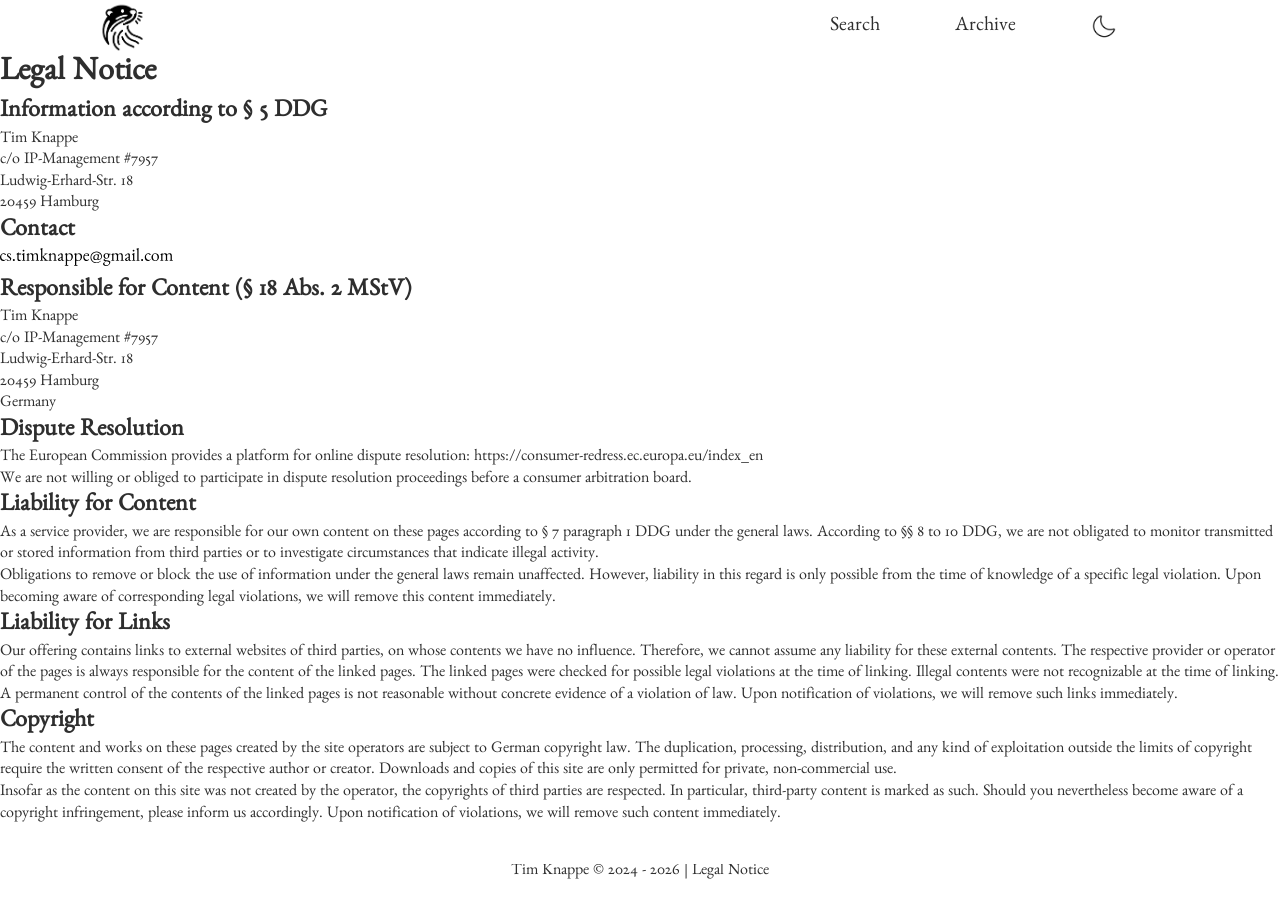
<file: legal-notice/index.html>
<!DOCTYPE html><meta name="robots" content="noindex, follow"><html lang="en"> <head><link rel="canonical" href="https://timknappe.dev/legal-notice/"><meta charset="UTF-8"><meta name="viewport" content="width=device-width"><link rel="icon" type="image/png" href="/logo-round.png"><meta name="generator" content="Astro v5.16.0"><title>Tim's Page</title><script>
			(() => {
				const storedTheme = localStorage.getItem("theme");
				const prefersDark = window.matchMedia("(prefers-color-scheme: dark)").matches;
				const initialTheme = storedTheme || (prefersDark ? "dark" : "light");
				document.documentElement.classList.add(initialTheme);
				document.documentElement.classList.remove(initialTheme === "dark" ? "light" : "dark");
			})();
		</script><link rel="stylesheet" href="/assets/_slug_.qZoxQIxo.css">
<style>.email-dark,.dark .email-light{display:none}.dark .email-dark{display:inline}
</style></head> <body> <div class="App"> <div class="Navbar" role="navigation"> <a href="/" class="TextLogo"> <img id="theme-logo" src="/assets/logoTransparentBlackFill.9csrFaJy.webp" alt="logo" width="50" height="50" data-light="/assets/logoTransparentBlackFill.9csrFaJy.webp" data-dark="/assets/logoTransparentWhiteFill.CkMYm25J.webp"> </a> <span class="placeholder-span"></span> <div class="links"> <style>astro-island,astro-slot,astro-static-slot{display:contents}</style><script>(()=>{var e=async t=>{await(await t())()};(self.Astro||(self.Astro={})).load=e;window.dispatchEvent(new Event("astro:load"));})();</script><script>(()=>{var A=Object.defineProperty;var g=(i,o,a)=>o in i?A(i,o,{enumerable:!0,configurable:!0,writable:!0,value:a}):i[o]=a;var d=(i,o,a)=>g(i,typeof o!="symbol"?o+"":o,a);{let i={0:t=>m(t),1:t=>a(t),2:t=>new RegExp(t),3:t=>new Date(t),4:t=>new Map(a(t)),5:t=>new Set(a(t)),6:t=>BigInt(t),7:t=>new URL(t),8:t=>new Uint8Array(t),9:t=>new Uint16Array(t),10:t=>new Uint32Array(t),11:t=>1/0*t},o=t=>{let[l,e]=t;return l in i?i[l](e):void 0},a=t=>t.map(o),m=t=>typeof t!="object"||t===null?t:Object.fromEntries(Object.entries(t).map(([l,e])=>[l,o(e)]));class y extends HTMLElement{constructor(){super(...arguments);d(this,"Component");d(this,"hydrator");d(this,"hydrate",async()=>{var b;if(!this.hydrator||!this.isConnected)return;let e=(b=this.parentElement)==null?void 0:b.closest("astro-island[ssr]");if(e){e.addEventListener("astro:hydrate",this.hydrate,{once:!0});return}let c=this.querySelectorAll("astro-slot"),n={},h=this.querySelectorAll("template[data-astro-template]");for(let r of h){let s=r.closest(this.tagName);s!=null&&s.isSameNode(this)&&(n[r.getAttribute("data-astro-template")||"default"]=r.innerHTML,r.remove())}for(let r of c){let s=r.closest(this.tagName);s!=null&&s.isSameNode(this)&&(n[r.getAttribute("name")||"default"]=r.innerHTML)}let p;try{p=this.hasAttribute("props")?m(JSON.parse(this.getAttribute("props"))):{}}catch(r){let s=this.getAttribute("component-url")||"<unknown>",v=this.getAttribute("component-export");throw v&&(s+=` (export ${v})`),console.error(`[hydrate] Error parsing props for component ${s}`,this.getAttribute("props"),r),r}let u;await this.hydrator(this)(this.Component,p,n,{client:this.getAttribute("client")}),this.removeAttribute("ssr"),this.dispatchEvent(new CustomEvent("astro:hydrate"))});d(this,"unmount",()=>{this.isConnected||this.dispatchEvent(new CustomEvent("astro:unmount"))})}disconnectedCallback(){document.removeEventListener("astro:after-swap",this.unmount),document.addEventListener("astro:after-swap",this.unmount,{once:!0})}connectedCallback(){if(!this.hasAttribute("await-children")||document.readyState==="interactive"||document.readyState==="complete")this.childrenConnectedCallback();else{let e=()=>{document.removeEventListener("DOMContentLoaded",e),c.disconnect(),this.childrenConnectedCallback()},c=new MutationObserver(()=>{var n;((n=this.lastChild)==null?void 0:n.nodeType)===Node.COMMENT_NODE&&this.lastChild.nodeValue==="astro:end"&&(this.lastChild.remove(),e())});c.observe(this,{childList:!0}),document.addEventListener("DOMContentLoaded",e)}}async childrenConnectedCallback(){let e=this.getAttribute("before-hydration-url");e&&await import(e),this.start()}async start(){let e=JSON.parse(this.getAttribute("opts")),c=this.getAttribute("client");if(Astro[c]===void 0){window.addEventListener(`astro:${c}`,()=>this.start(),{once:!0});return}try{await Astro[c](async()=>{let n=this.getAttribute("renderer-url"),[h,{default:p}]=await Promise.all([import(this.getAttribute("component-url")),n?import(n):()=>()=>{}]),u=this.getAttribute("component-export")||"default";if(!u.includes("."))this.Component=h[u];else{this.Component=h;for(let f of u.split("."))this.Component=this.Component[f]}return this.hydrator=p,this.hydrate},e,this)}catch(n){console.error(`[astro-island] Error hydrating ${this.getAttribute("component-url")}`,n)}}attributeChangedCallback(){this.hydrate()}}d(y,"observedAttributes",["props"]),customElements.get("astro-island")||customElements.define("astro-island",y)}})();</script><astro-island uid="Z2bdKaq" prefix="r1" component-url="/assets/search.CaVqtv80.js" component-export="Search" renderer-url="/assets/client.BLUn-lwI.js" props="{&quot;entries&quot;:[1,[[0,{&quot;id&quot;:[0,&quot;openai-paperbench.md&quot;],&quot;data&quot;:[0,{&quot;title&quot;:[0,&quot;Working on PaperBench with OpenAI&quot;],&quot;date&quot;:[3,&quot;2025-04-04T00:00:00.000Z&quot;],&quot;type&quot;:[0,&quot;personal highlight&quot;],&quot;description&quot;:[0,&quot;A brief reflection on the development of the PaperBench benchmark in collaboration with OpenAI.&quot;],&quot;tags&quot;:[1,[[0,&quot;paperbench&quot;],[0,&quot;openai&quot;],[0,&quot;AI-for-science&quot;]]],&quot;relatedLinks&quot;:[1,[[0,{&quot;name&quot;:[0,&quot;OpenAI Publication&quot;],&quot;link&quot;:[0,&quot;https://openai.com/index/paperbench/&quot;]}],[0,{&quot;name&quot;:[0,&quot;Algoverse News Publication&quot;],&quot;link&quot;:[0,&quot;https://algoverseairesearch.org/news/paperbench-feature&quot;]}]]]}],&quot;body&quot;:[0,&quot;PaperBench is a benchmark that evaluates whether AI agents can replicate state-of-the-art AI research from scratch. Agents are tasked with reproducing papers, which requires understanding each paper’s contributions, building the codebase, and correctly executing the experiments.\n\nI had the opportunity to contribute to the construction of PaperBench and to work alongside OpenAI during its development.\n\nThank you to everyone involved for the kind collaboration.\n\n_Tim_&quot;],&quot;filePath&quot;:[0,&quot;src/content/posts/openai-paperbench.md&quot;],&quot;digest&quot;:[0,&quot;663c66bb7c63c589&quot;],&quot;rendered&quot;:[0,{&quot;html&quot;:[0,&quot;&lt;p&gt;PaperBench is a benchmark that evaluates whether AI agents can replicate state-of-the-art AI research from scratch. Agents are tasked with reproducing papers, which requires understanding each paper’s contributions, building the codebase, and correctly executing the experiments.&lt;/p&gt;\n&lt;p&gt;I had the opportunity to contribute to the construction of PaperBench and to work alongside OpenAI during its development.&lt;/p&gt;\n&lt;p&gt;Thank you to everyone involved for the kind collaboration.&lt;/p&gt;\n&lt;p&gt;&lt;em&gt;Tim&lt;/em&gt;&lt;/p&gt;&quot;],&quot;metadata&quot;:[0,{&quot;headings&quot;:[1,[]],&quot;localImagePaths&quot;:[1,[]],&quot;remoteImagePaths&quot;:[1,[]],&quot;frontmatter&quot;:[0,{&quot;title&quot;:[0,&quot;Working on PaperBench with OpenAI&quot;],&quot;description&quot;:[0,&quot;A brief reflection on the development of the PaperBench benchmark in collaboration with OpenAI.&quot;],&quot;type&quot;:[0,&quot;personal highlight&quot;],&quot;tags&quot;:[1,[[0,&quot;paperbench&quot;],[0,&quot;openai&quot;],[0,&quot;AI-for-science&quot;]]],&quot;relatedLinks&quot;:[1,[[0,{&quot;name&quot;:[0,&quot;OpenAI Publication&quot;],&quot;link&quot;:[0,&quot;https://openai.com/index/paperbench/&quot;]}],[0,{&quot;name&quot;:[0,&quot;Algoverse News Publication&quot;],&quot;link&quot;:[0,&quot;https://algoverseairesearch.org/news/paperbench-feature&quot;]}]]],&quot;date&quot;:[3,&quot;2025-04-04T00:00:00.000Z&quot;]}],&quot;imagePaths&quot;:[1,[]]}]}],&quot;collection&quot;:[0,&quot;posts&quot;],&quot;slug&quot;:[0,&quot;openai-paperbench&quot;],&quot;render&quot;:[0,null]}],[0,{&quot;id&quot;:[0,&quot;societal-impact-cognitive-offloading.md&quot;],&quot;data&quot;:[0,{&quot;title&quot;:[0,&quot;The Societal Impact of Cognitive Offloading&quot;],&quot;date&quot;:[3,&quot;2025-12-28T00:00:00.000Z&quot;],&quot;type&quot;:[0,&quot;blog&quot;],&quot;description&quot;:[0,&quot;I examine the possibility of a societal shift in human cognition driven by prolonged AI use, that remains an underrepresented risk in current AI safety discourse.&quot;],&quot;tags&quot;:[1,[[0,&quot;psychology&quot;],[0,&quot;societal-shift&quot;],[0,&quot;cognitive-debt&quot;],[0,&quot;sycophancy&quot;],[0,&quot;deprompt&quot;]]],&quot;relatedLinks&quot;:[1,[[0,{&quot;name&quot;:[0,&quot;GitHub Repository&quot;],&quot;link&quot;:[0,&quot;https://github.com/timknappe/deprompt&quot;]}]]]}],&quot;body&quot;:[0,&quot;With the introduction of new technologies, cultural and societal shifts are unforeseeable [@Collingridge1980SocialControl]. This unpredictability has already manifested across many domains in AI safety, noticeable due to incidents regarding AI risk, where initial guardrails were placed loosely and caused harm to society.\n\nVoices inside the industry, including projects such as [AI 2027](https://ai-2027.com/) and researchers like Geoffrey Hinton and Leopold Aschenbrenner, are already warning about the risk that is emerging from the deployment of AI with tools and within a continuously growing, capable, and only partly (by many defined as insufficiently) monitorable environment [@korbak2025chainthoughtmonitorabilitynew].\n\nAmong these risks, one that remains comparatively overlooked, due to its threat being mainly in adoption rather than emerging from intelligence as a whole, is AI’s impact on human cognition.\n\n## Cognitive debt as a societal problem\n\nIn the pursuit of choosing the path of least resistance, we have degenerated many abilities that were once crucial for our lives. This degradation often occurs silently, as technological advancements normalize skill substitution rather than preservation.\n\nMechanisms like these, and overreliance on certain technologies, lead us to incur cognitive debt. For the longest time, we didn’t consider or simply didn’t mind the lingering side effects of automation, as it had little to no impact on our daily lives due to the constant availability of its replacements [@ICAO_1992_OperationalImplicationsAutomation].\n\nAlthough this shift is acceptable in many cases, warning signs are starting to appear that the disruption caused by AI will be a bigger and fundamentally different one, impacting our critical thinking, which is considerably less negligible. With handing off complex work becoming easy and convenient, the danger is that we slowly erode parts of our ability to critically evaluate and understand.\n\n_Experience with other emerging technologies has shown that, due to “cultural lag,” society is typically faster to incorporate a new technology than to adapt toward its responsible and proper use. There is little doubt that we will witness similar patterns with the adoption of AI._ [@Ogburn1922SocialChange]\n\n### Mechanisms of Cognitive Debt\n\nThe processes of neural plasticity are complex; however, the notion of treating the brain like a muscle that can atrophy when given little stimulation seems to be a good intuition for responsible AI use.\n\nKeeping your mind active and challenging yourself improves crystallized intelligence and cognitive reserve, which have been shown to be helpful in delaying symptoms of early dementia through compensation by other neurons. Logically extrapolating this principle leads to the conclusion that handing off more and more tasks to AI reduces cognitive effort, thereby inducing weaker long-term retention and mental deconditioning in cases of severe overuse.\n\nAs expected, current research shows that cognitive engagement is lowered when tasks are largely offloaded to LLMs or AI tools [@kosmyna2025brainchatgptaccumulationcognitive]. I consider myself an avid user of AI, so reading into the literature was little surprising given the noticeable effects of regression among fellow software engineers when overusing AI over a prolonged period of time.\n\n### Avoiding cognitive debt\n\nThe integration of AI into more and more systems will grow increasingly ubiquitous, making hand-offs easier and easier. With hopes of increased productivity, I still sometimes find myself and many of my peers handing off work to LLMs in an almost fluent and natural fashion. Given that, the growing consensus is obvious, use AI less and engage with tasks on your own. A solution that is simple, but tempting to circumvent given our natural urge for convenience.\n\nTo counteract this behavior, I will introduce a few changes to my workflow that personally work well for me. When working on coding tasks, I will mostly use AI autocomplete, as it speeds up the coding process while leaving major design decisions and coding practices entirely to me.\n\nCreative writing and content creation are artful forms of creation that, at least in my opinion, derive their value from human intent. As a result, I aim to keep AI involvement in the creative process to an absolute minimum.\n\nTo keep my everyday AI usage intentional, I have built [Deprompt](https://github.com/timknappe/deprompt), a small, free, and open-source browser extension that keeps me mindful of my AI usage.\n\n## AI-Reinforced Brain Patterns\n\nWith the introduction of social media, a measurable societal shift has emerged that is largely attributed to the cognitive reinforcement of one’s own opinions [@eli2011filter]. Algorithms seem to self-validate users as a side effect of maximizing attention, unintentionally creating bubbles and echo chambers that are now profoundly impacting opinion-building and shaping public discourse. Societally, we are mostly aware of these factors, however, the silent impacts of extremization and polarization continue to persist [@CASTANOPULGARIN2021101608; @Lukin2017Argument].\n\nSocial media sets a good example of how risks that are apparent can still linger when a majority actively ignores their side effects.\n\nAI associated risks scale faster than their underlying safety mechanisms, largely due to the novelty of the field and the rapid advancements being made. This is especially the case because the mechanisms inducing these threats are not yet fully understood. While research capacity is growing toward a better comprehension of the cognitive impact of AI usage, we will likely continue to see a disconnect between developers and alignment researchers or, in this context cognitive psychologists.\n\n### Impact of LLMs on Human Ideology\n\nAside from the widely discussed risks of grounding facts based on large language models, third-party control, bias, and unknown sources, risk also emerges from the pure modality of human-like interaction itself.\n\nWith the anthropomorphization of AI comes a natural feeling of being understood and agreed with, which reinforces one’s own opinions as if one were talking to another human. This is perceived as interpersonal affirmation and introduces a significant risk, whereby people may come to value the output and thoughts of an AI on par with those of actual humans.\n\nAs part of its deployment for human-like interaction, reinforcement learning on human feedback is crucial to tune models toward digestible and value-aligned content. This, however, does not account for unwanted side effects that make such systems more agreeable and therefore more likely to agree on counterintuitive or plainly wrong assumptions and facts. This behavior creates a value gap, both between users who want a factual, truthful, and “honest” model, and the silent risk of self-validation, which can become dangerous.\n\nAgreeableness and validation are dangerous traits, particularly when paired with a tool that many misjudge as objective. When users feel increasingly validated by a third party, the resulting dynamic bears the risk of justifying radical positions or encouraging impulsive actions.\n\nA similar risk emerges when AI is used for emotional validation or therapeutic applications. AI judgments are subjective and are quick to [self-diagnose or suggest actions that could be considered medical malpractice](https://www.independent.co.uk/tech/chatgpt-ai-therapy-chatbot-psychosis-mental-health-b2797487.html).\n\n### Consequences and Actionability\n\nEinstein said, _“Whoever is careless with the truth in small matters cannot be trusted in important affairs.”_ This quote transfers well to artificial intelligence, whose tendency toward epistemic unreliability undermines trust and therefore requires cautious use.\n\nFurthermore, relying on AI for neutrality is impossible, so it is important to make this distinction clear, AI systems will always be biased toward the user’s perspective and should not be used solely to validate one’s feelings or thoughts. On the contrary, as these discussions unfold, conversation and dialogue between humans will become more valuable than ever.\n\n## Stopping it before it gets worse\n\nReading this, it might appear like my stance toward AI is quite antagonistic. However, the opposite is the case. Given the unique opportunities, I think LLMs and future AI systems can be quite valuable and great tools for many, as long as we keep our outlook on AI specifically aligned with guiding principles such as effective altruism.\n\nIn controlled environments, Anthropic researchers have discovered signs of deception [@lynch2025agentic; @greenblatt2024alignmentfakinglargelanguage] it’s these threats that pose not only material risks, as bad actors could also influence humans psychologically.\n\nThis calls for growing, yet still underexplored, risk assessments that quantify cognitive impact. More broadly, we will have to make sure to keep monitoring threats at a societal level that are caused by harmful usage, not only those introduced by emerging intelligence.\n\n### How to protect oneself\n\nI am convinced that each individual should follow core principles to balance productivity and life-long learning.\n\nThe discipline of limiting exposure and going against the natural urge of comfortability will remain an important feat.\n\nIt requires us to not be ignorant of limitations, AI, in its current state, remains a tool for our use, so it is important to centralize that fact as a cornerstone for our decision-making when using AI in symbiosis with human actors.\n\nAs a general principle, questioning one’s own rhetoric as well as that produced by LLMs will be more important than ever. With the gratification that comes from agreeable AI, a new risk emerges that we will need to contain and protect ourselves from.\n\n### Alignment direction\n\nWe are currently still in the early stages of the capabilities AI will attain. Right now, we hold the control and can steer alignment, which will shape long-term decisions about how we use AI and how the future of AI development will evolve. Given the current pace, AI is weaker than it will ever be again, and we will have to decide how much mental bandwidth we are willing to hand off, how we want to control alignment, and how we will allow AI to shape our society.\n\n## Appendix\n\n### Deprompt\n\nSince the core features of [Deprompt](https://github.com/timknappe/deprompt) are now in place, I will focus on maintenance and incremental improvements, especially as I have other projects to work on. If you have a feature request, idea, or improvement, feel free to open a PR.\n\n### Related Resources\n\nAs always, I’ll try to formulate my own thoughts before reading any of the related works, in order to gather my thoughts on the topic freely and unbiased. In my search, I found some great resources that I wanted to share and recommend, as they focus on other subareas of AI risk:\n\n- [AI 2027](https://ai-2027.com/)\n- [Situational Awareness by Leopold Aschenbrenner](https://situational-awareness.ai/)\n- [Talk of Geoffrey Hinton on the dangers of AI](https://www.youtube.com/watch?v=giT0ytynSqg)\n- [Senate Hearing Regarding AI Risks](https://forum.effectivealtruism.org/posts/67zFQT4GeJdgvdFuk/partial-transcript-of-recent-senate-hearing-discussing-ai-x)\n- [Alok Kanojia on Risk of AI for the human psyche](https://www.youtube.com/watch?v=MW6FMgOzklw)\n\n## References&quot;],&quot;filePath&quot;:[0,&quot;src/content/posts/societal-impact-cognitive-offloading.md&quot;],&quot;digest&quot;:[0,&quot;e2dd88105a550347&quot;],&quot;rendered&quot;:[0,{&quot;html&quot;:[0,&quot;&lt;p&gt;With the introduction of new technologies, cultural and societal shifts are unforeseeable &lt;span class=\&quot;\&quot; id=\&quot;citation--collingridge1980socialcontrol--1\&quot;&gt;(Collingridge, 1980)&lt;/span&gt;. This unpredictability has already manifested across many domains in AI safety, noticeable due to incidents regarding AI risk, where initial guardrails were placed loosely and caused harm to society.&lt;/p&gt;\n&lt;p&gt;Voices inside the industry, including projects such as &lt;a href=\&quot;https://ai-2027.com/\&quot;&gt;AI 2027&lt;/a&gt; and researchers like Geoffrey Hinton and Leopold Aschenbrenner, are already warning about the risk that is emerging from the deployment of AI with tools and within a continuously growing, capable, and only partly (by many defined as insufficiently) monitorable environment &lt;span class=\&quot;\&quot; id=\&quot;citation--korbak2025chainthoughtmonitorabilitynew--2\&quot;&gt;(Korbak et al., 2025)&lt;/span&gt;.&lt;/p&gt;\n&lt;p&gt;Among these risks, one that remains comparatively overlooked, due to its threat being mainly in adoption rather than emerging from intelligence as a whole, is AI’s impact on human cognition.&lt;/p&gt;\n&lt;h2 id=\&quot;cognitive-debt-as-a-societal-problem\&quot;&gt;Cognitive debt as a societal problem&lt;/h2&gt;\n&lt;p&gt;In the pursuit of choosing the path of least resistance, we have degenerated many abilities that were once crucial for our lives. This degradation often occurs silently, as technological advancements normalize skill substitution rather than preservation.&lt;/p&gt;\n&lt;p&gt;Mechanisms like these, and overreliance on certain technologies, lead us to incur cognitive debt. For the longest time, we didn’t consider or simply didn’t mind the lingering side effects of automation, as it had little to no impact on our daily lives due to the constant availability of its replacements &lt;span class=\&quot;\&quot; id=\&quot;citation--icao_1992_operationalimplicationsautomation--3\&quot;&gt;(International Civil Aviation Organization, 1992)&lt;/span&gt;.&lt;/p&gt;\n&lt;p&gt;Although this shift is acceptable in many cases, warning signs are starting to appear that the disruption caused by AI will be a bigger and fundamentally different one, impacting our critical thinking, which is considerably less negligible. With handing off complex work becoming easy and convenient, the danger is that we slowly erode parts of our ability to critically evaluate and understand.&lt;/p&gt;\n&lt;p&gt;&lt;em&gt;Experience with other emerging technologies has shown that, due to “cultural lag,” society is typically faster to incorporate a new technology than to adapt toward its responsible and proper use. There is little doubt that we will witness similar patterns with the adoption of AI.&lt;/em&gt; &lt;span class=\&quot;\&quot; id=\&quot;citation--ogburn1922socialchange--4\&quot;&gt;(Ogburn, 1922)&lt;/span&gt;&lt;/p&gt;\n&lt;h3 id=\&quot;mechanisms-of-cognitive-debt\&quot;&gt;Mechanisms of Cognitive Debt&lt;/h3&gt;\n&lt;p&gt;The processes of neural plasticity are complex; however, the notion of treating the brain like a muscle that can atrophy when given little stimulation seems to be a good intuition for responsible AI use.&lt;/p&gt;\n&lt;p&gt;Keeping your mind active and challenging yourself improves crystallized intelligence and cognitive reserve, which have been shown to be helpful in delaying symptoms of early dementia through compensation by other neurons. Logically extrapolating this principle leads to the conclusion that handing off more and more tasks to AI reduces cognitive effort, thereby inducing weaker long-term retention and mental deconditioning in cases of severe overuse.&lt;/p&gt;\n&lt;p&gt;As expected, current research shows that cognitive engagement is lowered when tasks are largely offloaded to LLMs or AI tools &lt;span class=\&quot;\&quot; id=\&quot;citation--kosmyna2025brainchatgptaccumulationcognitive--5\&quot;&gt;(Kosmyna et al., 2025)&lt;/span&gt;. I consider myself an avid user of AI, so reading into the literature was little surprising given the noticeable effects of regression among fellow software engineers when overusing AI over a prolonged period of time.&lt;/p&gt;\n&lt;h3 id=\&quot;avoiding-cognitive-debt\&quot;&gt;Avoiding cognitive debt&lt;/h3&gt;\n&lt;p&gt;The integration of AI into more and more systems will grow increasingly ubiquitous, making hand-offs easier and easier. With hopes of increased productivity, I still sometimes find myself and many of my peers handing off work to LLMs in an almost fluent and natural fashion. Given that, the growing consensus is obvious, use AI less and engage with tasks on your own. A solution that is simple, but tempting to circumvent given our natural urge for convenience.&lt;/p&gt;\n&lt;p&gt;To counteract this behavior, I will introduce a few changes to my workflow that personally work well for me. When working on coding tasks, I will mostly use AI autocomplete, as it speeds up the coding process while leaving major design decisions and coding practices entirely to me.&lt;/p&gt;\n&lt;p&gt;Creative writing and content creation are artful forms of creation that, at least in my opinion, derive their value from human intent. As a result, I aim to keep AI involvement in the creative process to an absolute minimum.&lt;/p&gt;\n&lt;p&gt;To keep my everyday AI usage intentional, I have built &lt;a href=\&quot;https://github.com/timknappe/deprompt\&quot;&gt;Deprompt&lt;/a&gt;, a small, free, and open-source browser extension that keeps me mindful of my AI usage.&lt;/p&gt;\n&lt;h2 id=\&quot;ai-reinforced-brain-patterns\&quot;&gt;AI-Reinforced Brain Patterns&lt;/h2&gt;\n&lt;p&gt;With the introduction of social media, a measurable societal shift has emerged that is largely attributed to the cognitive reinforcement of one’s own opinions &lt;span class=\&quot;\&quot; id=\&quot;citation--eli2011filter--6\&quot;&gt;(Pariser, 2011)&lt;/span&gt;. Algorithms seem to self-validate users as a side effect of maximizing attention, unintentionally creating bubbles and echo chambers that are now profoundly impacting opinion-building and shaping public discourse. Societally, we are mostly aware of these factors, however, the silent impacts of extremization and polarization continue to persist &lt;span class=\&quot;\&quot; id=\&quot;citation--castanopulgarin2021101608--lukin2017argument--7\&quot;&gt;(Castaño-Pulgarín et al., 2021; Lukin et al., 2017)&lt;/span&gt;.&lt;/p&gt;\n&lt;p&gt;Social media sets a good example of how risks that are apparent can still linger when a majority actively ignores their side effects.&lt;/p&gt;\n&lt;p&gt;AI associated risks scale faster than their underlying safety mechanisms, largely due to the novelty of the field and the rapid advancements being made. This is especially the case because the mechanisms inducing these threats are not yet fully understood. While research capacity is growing toward a better comprehension of the cognitive impact of AI usage, we will likely continue to see a disconnect between developers and alignment researchers or, in this context cognitive psychologists.&lt;/p&gt;\n&lt;h3 id=\&quot;impact-of-llms-on-human-ideology\&quot;&gt;Impact of LLMs on Human Ideology&lt;/h3&gt;\n&lt;p&gt;Aside from the widely discussed risks of grounding facts based on large language models, third-party control, bias, and unknown sources, risk also emerges from the pure modality of human-like interaction itself.&lt;/p&gt;\n&lt;p&gt;With the anthropomorphization of AI comes a natural feeling of being understood and agreed with, which reinforces one’s own opinions as if one were talking to another human. This is perceived as interpersonal affirmation and introduces a significant risk, whereby people may come to value the output and thoughts of an AI on par with those of actual humans.&lt;/p&gt;\n&lt;p&gt;As part of its deployment for human-like interaction, reinforcement learning on human feedback is crucial to tune models toward digestible and value-aligned content. This, however, does not account for unwanted side effects that make such systems more agreeable and therefore more likely to agree on counterintuitive or plainly wrong assumptions and facts. This behavior creates a value gap, both between users who want a factual, truthful, and “honest” model, and the silent risk of self-validation, which can become dangerous.&lt;/p&gt;\n&lt;p&gt;Agreeableness and validation are dangerous traits, particularly when paired with a tool that many misjudge as objective. When users feel increasingly validated by a third party, the resulting dynamic bears the risk of justifying radical positions or encouraging impulsive actions.&lt;/p&gt;\n&lt;p&gt;A similar risk emerges when AI is used for emotional validation or therapeutic applications. AI judgments are subjective and are quick to &lt;a href=\&quot;https://www.independent.co.uk/tech/chatgpt-ai-therapy-chatbot-psychosis-mental-health-b2797487.html\&quot;&gt;self-diagnose or suggest actions that could be considered medical malpractice&lt;/a&gt;.&lt;/p&gt;\n&lt;h3 id=\&quot;consequences-and-actionability\&quot;&gt;Consequences and Actionability&lt;/h3&gt;\n&lt;p&gt;Einstein said, &lt;em&gt;“Whoever is careless with the truth in small matters cannot be trusted in important affairs.”&lt;/em&gt; This quote transfers well to artificial intelligence, whose tendency toward epistemic unreliability undermines trust and therefore requires cautious use.&lt;/p&gt;\n&lt;p&gt;Furthermore, relying on AI for neutrality is impossible, so it is important to make this distinction clear, AI systems will always be biased toward the user’s perspective and should not be used solely to validate one’s feelings or thoughts. On the contrary, as these discussions unfold, conversation and dialogue between humans will become more valuable than ever.&lt;/p&gt;\n&lt;h2 id=\&quot;stopping-it-before-it-gets-worse\&quot;&gt;Stopping it before it gets worse&lt;/h2&gt;\n&lt;p&gt;Reading this, it might appear like my stance toward AI is quite antagonistic. However, the opposite is the case. Given the unique opportunities, I think LLMs and future AI systems can be quite valuable and great tools for many, as long as we keep our outlook on AI specifically aligned with guiding principles such as effective altruism.&lt;/p&gt;\n&lt;p&gt;In controlled environments, Anthropic researchers have discovered signs of deception &lt;span class=\&quot;\&quot; id=\&quot;citation--lynch2025agentic--greenblatt2024alignmentfakinglargelanguage--8\&quot;&gt;(Greenblatt et al., 2024; Lynch et al., 2025)&lt;/span&gt; it’s these threats that pose not only material risks, as bad actors could also influence humans psychologically.&lt;/p&gt;\n&lt;p&gt;This calls for growing, yet still underexplored, risk assessments that quantify cognitive impact. More broadly, we will have to make sure to keep monitoring threats at a societal level that are caused by harmful usage, not only those introduced by emerging intelligence.&lt;/p&gt;\n&lt;h3 id=\&quot;how-to-protect-oneself\&quot;&gt;How to protect oneself&lt;/h3&gt;\n&lt;p&gt;I am convinced that each individual should follow core principles to balance productivity and life-long learning.&lt;/p&gt;\n&lt;p&gt;The discipline of limiting exposure and going against the natural urge of comfortability will remain an important feat.&lt;/p&gt;\n&lt;p&gt;It requires us to not be ignorant of limitations, AI, in its current state, remains a tool for our use, so it is important to centralize that fact as a cornerstone for our decision-making when using AI in symbiosis with human actors.&lt;/p&gt;\n&lt;p&gt;As a general principle, questioning one’s own rhetoric as well as that produced by LLMs will be more important than ever. With the gratification that comes from agreeable AI, a new risk emerges that we will need to contain and protect ourselves from.&lt;/p&gt;\n&lt;h3 id=\&quot;alignment-direction\&quot;&gt;Alignment direction&lt;/h3&gt;\n&lt;p&gt;We are currently still in the early stages of the capabilities AI will attain. Right now, we hold the control and can steer alignment, which will shape long-term decisions about how we use AI and how the future of AI development will evolve. Given the current pace, AI is weaker than it will ever be again, and we will have to decide how much mental bandwidth we are willing to hand off, how we want to control alignment, and how we will allow AI to shape our society.&lt;/p&gt;\n&lt;h2 id=\&quot;appendix\&quot;&gt;Appendix&lt;/h2&gt;\n&lt;h3 id=\&quot;deprompt\&quot;&gt;Deprompt&lt;/h3&gt;\n&lt;p&gt;Since the core features of &lt;a href=\&quot;https://github.com/timknappe/deprompt\&quot;&gt;Deprompt&lt;/a&gt; are now in place, I will focus on maintenance and incremental improvements, especially as I have other projects to work on. If you have a feature request, idea, or improvement, feel free to open a PR.&lt;/p&gt;\n&lt;h3 id=\&quot;related-resources\&quot;&gt;Related Resources&lt;/h3&gt;\n&lt;p&gt;As always, I’ll try to formulate my own thoughts before reading any of the related works, in order to gather my thoughts on the topic freely and unbiased. In my search, I found some great resources that I wanted to share and recommend, as they focus on other subareas of AI risk:&lt;/p&gt;\n&lt;ul&gt;\n&lt;li&gt;&lt;a href=\&quot;https://ai-2027.com/\&quot;&gt;AI 2027&lt;/a&gt;&lt;/li&gt;\n&lt;li&gt;&lt;a href=\&quot;https://situational-awareness.ai/\&quot;&gt;Situational Awareness by Leopold Aschenbrenner&lt;/a&gt;&lt;/li&gt;\n&lt;li&gt;&lt;a href=\&quot;https://www.youtube.com/watch?v=giT0ytynSqg\&quot;&gt;Talk of Geoffrey Hinton on the dangers of AI&lt;/a&gt;&lt;/li&gt;\n&lt;li&gt;&lt;a href=\&quot;https://forum.effectivealtruism.org/posts/67zFQT4GeJdgvdFuk/partial-transcript-of-recent-senate-hearing-discussing-ai-x\&quot;&gt;Senate Hearing Regarding AI Risks&lt;/a&gt;&lt;/li&gt;\n&lt;li&gt;&lt;a href=\&quot;https://www.youtube.com/watch?v=MW6FMgOzklw\&quot;&gt;Alok Kanojia on Risk of AI for the human psyche&lt;/a&gt;&lt;/li&gt;\n&lt;/ul&gt;\n&lt;h2 id=\&quot;references\&quot;&gt;References&lt;/h2&gt;&lt;div id=\&quot;refs\&quot; class=\&quot;references csl-bib-body\&quot;&gt;\n  &lt;div class=\&quot;csl-entry\&quot; id=\&quot;bib-castanopulgarin2021101608\&quot;&gt;Castaño-Pulgarín, S. A., Suárez-Betancur, N., Vega, L. M. T., &amp;#x26; López, H. M. H. (2021). Internet, social media and online hate speech. Systematic review. &lt;i&gt;Aggression and Violent Behavior&lt;/i&gt;, &lt;i&gt;58&lt;/i&gt;, 101608. https://doi.org/https://doi.org/10.1016/j.avb.2021.101608&lt;/div&gt;\n  &lt;div class=\&quot;csl-entry\&quot; id=\&quot;bib-collingridge1980socialcontrol\&quot;&gt;Collingridge, D. (1980). &lt;i&gt;The Social Control of Technology&lt;/i&gt;. Frances Pinter.&lt;/div&gt;\n  &lt;div class=\&quot;csl-entry\&quot; id=\&quot;bib-greenblatt2024alignmentfakinglargelanguage\&quot;&gt;Greenblatt, R., Denison, C., Wright, B., Roger, F., MacDiarmid, M., Marks, S., Treutlein, J., Belonax, T., Chen, J., Duvenaud, D., Khan, A., Michael, J., Mindermann, S., Perez, E., Petrini, L., Uesato, J., Kaplan, J., Shlegeris, B., Bowman, S. R., &amp;#x26; Hubinger, E. (2024). &lt;i&gt;Alignment faking in large language models&lt;/i&gt;. https://arxiv.org/abs/2412.14093&lt;/div&gt;\n  &lt;div class=\&quot;csl-entry\&quot; id=\&quot;bib-icao_1992_operationalimplicationsautomation\&quot;&gt;International Civil Aviation Organization. (1992). &lt;i&gt;Operational Implications of Automation in Advanced Technology Flight Decks&lt;/i&gt; [ICAO Circular 234-AN/142, Human Factors Digest No.\\ 5]. International Civil Aviation Organization.&lt;/div&gt;\n  &lt;div class=\&quot;csl-entry\&quot; id=\&quot;bib-korbak2025chainthoughtmonitorabilitynew\&quot;&gt;Korbak, T., Balesni, M., Barnes, E., Bengio, Y., Benton, J., Bloom, J., Chen, M., Cooney, A., Dafoe, A., Dragan, A., Emmons, S., Evans, O., Farhi, D., Greenblatt, R., Hendrycks, D., Hobbhahn, M., Hubinger, E., Irving, G., Jenner, E., … Mikulik, V. (2025). &lt;i&gt;Chain of Thought Monitorability: A New and Fragile Opportunity for AI Safety&lt;/i&gt;. https://arxiv.org/abs/2507.11473&lt;/div&gt;\n  &lt;div class=\&quot;csl-entry\&quot; id=\&quot;bib-kosmyna2025brainchatgptaccumulationcognitive\&quot;&gt;Kosmyna, N., Hauptmann, E., Yuan, Y. T., Situ, J., Liao, X.-H., Beresnitzky, A. V., Braunstein, I., &amp;#x26; Maes, P. (2025). &lt;i&gt;Your Brain on ChatGPT: Accumulation of Cognitive Debt when Using an AI Assistant for Essay Writing Task&lt;/i&gt;. https://arxiv.org/abs/2506.08872&lt;/div&gt;\n  &lt;div class=\&quot;csl-entry\&quot; id=\&quot;bib-lukin2017argument\&quot;&gt;Lukin, S., Anand, P., Walker, M., &amp;#x26; Whittaker, S. (2017). Argument Strength is in the Eye of the Beholder: Audience Effects in Persuasion. &lt;i&gt;ArXiv&lt;/i&gt;, &lt;i&gt;abs/1708.09085&lt;/i&gt;. https://doi.org/10.18653/v1/e17-1070&lt;/div&gt;\n  &lt;div class=\&quot;csl-entry\&quot; id=\&quot;bib-lynch2025agentic\&quot;&gt;Lynch, A., Wright, B., Larson, C., Troy, K. K., Ritchie, S. J., Mindermann, S., Perez, E., &amp;#x26; Hubinger, E. (2025). Agentic Misalignment: How LLMs Could be an Insider Threat. &lt;i&gt;Anthropic Research&lt;/i&gt;.&lt;/div&gt;\n  &lt;div class=\&quot;csl-entry\&quot; id=\&quot;bib-ogburn1922socialchange\&quot;&gt;Ogburn, W. F. (1922). &lt;i&gt;Social Change with Respect to Culture and Original Nature&lt;/i&gt;. B. W. Huebsch.&lt;/div&gt;\n  &lt;div class=\&quot;csl-entry\&quot; id=\&quot;bib-eli2011filter\&quot;&gt;Pariser, Eli. (2011). &lt;i&gt;The filter bubble : what the Internet is hiding from you&lt;/i&gt;. Penguin Press.&lt;/div&gt;\n&lt;/div&gt;&quot;],&quot;metadata&quot;:[0,{&quot;headings&quot;:[1,[[0,{&quot;depth&quot;:[0,2],&quot;slug&quot;:[0,&quot;cognitive-debt-as-a-societal-problem&quot;],&quot;text&quot;:[0,&quot;Cognitive debt as a societal problem&quot;]}],[0,{&quot;depth&quot;:[0,3],&quot;slug&quot;:[0,&quot;mechanisms-of-cognitive-debt&quot;],&quot;text&quot;:[0,&quot;Mechanisms of Cognitive Debt&quot;]}],[0,{&quot;depth&quot;:[0,3],&quot;slug&quot;:[0,&quot;avoiding-cognitive-debt&quot;],&quot;text&quot;:[0,&quot;Avoiding cognitive debt&quot;]}],[0,{&quot;depth&quot;:[0,2],&quot;slug&quot;:[0,&quot;ai-reinforced-brain-patterns&quot;],&quot;text&quot;:[0,&quot;AI-Reinforced Brain Patterns&quot;]}],[0,{&quot;depth&quot;:[0,3],&quot;slug&quot;:[0,&quot;impact-of-llms-on-human-ideology&quot;],&quot;text&quot;:[0,&quot;Impact of LLMs on Human Ideology&quot;]}],[0,{&quot;depth&quot;:[0,3],&quot;slug&quot;:[0,&quot;consequences-and-actionability&quot;],&quot;text&quot;:[0,&quot;Consequences and Actionability&quot;]}],[0,{&quot;depth&quot;:[0,2],&quot;slug&quot;:[0,&quot;stopping-it-before-it-gets-worse&quot;],&quot;text&quot;:[0,&quot;Stopping it before it gets worse&quot;]}],[0,{&quot;depth&quot;:[0,3],&quot;slug&quot;:[0,&quot;how-to-protect-oneself&quot;],&quot;text&quot;:[0,&quot;How to protect oneself&quot;]}],[0,{&quot;depth&quot;:[0,3],&quot;slug&quot;:[0,&quot;alignment-direction&quot;],&quot;text&quot;:[0,&quot;Alignment direction&quot;]}],[0,{&quot;depth&quot;:[0,2],&quot;slug&quot;:[0,&quot;appendix&quot;],&quot;text&quot;:[0,&quot;Appendix&quot;]}],[0,{&quot;depth&quot;:[0,3],&quot;slug&quot;:[0,&quot;deprompt&quot;],&quot;text&quot;:[0,&quot;Deprompt&quot;]}],[0,{&quot;depth&quot;:[0,3],&quot;slug&quot;:[0,&quot;related-resources&quot;],&quot;text&quot;:[0,&quot;Related Resources&quot;]}],[0,{&quot;depth&quot;:[0,2],&quot;slug&quot;:[0,&quot;references&quot;],&quot;text&quot;:[0,&quot;References&quot;]}]]],&quot;localImagePaths&quot;:[1,[]],&quot;remoteImagePaths&quot;:[1,[]],&quot;frontmatter&quot;:[0,{&quot;title&quot;:[0,&quot;The Societal Impact of Cognitive Offloading&quot;],&quot;description&quot;:[0,&quot;I examine the possibility of a societal shift in human cognition driven by prolonged AI use, that remains an underrepresented risk in current AI safety discourse.&quot;],&quot;date&quot;:[3,&quot;2025-12-28T00:00:00.000Z&quot;],&quot;tags&quot;:[1,[[0,&quot;psychology&quot;],[0,&quot;societal-shift&quot;],[0,&quot;cognitive-debt&quot;],[0,&quot;sycophancy&quot;],[0,&quot;deprompt&quot;]]],&quot;relatedLinks&quot;:[1,[[0,{&quot;name&quot;:[0,&quot;GitHub Repository&quot;],&quot;link&quot;:[0,&quot;https://github.com/timknappe/deprompt&quot;]}]]],&quot;type&quot;:[0,&quot;blog&quot;]}],&quot;imagePaths&quot;:[1,[]]}]}],&quot;collection&quot;:[0,&quot;posts&quot;],&quot;slug&quot;:[0,&quot;societal-impact-cognitive-offloading&quot;],&quot;render&quot;:[0,null]}],[0,{&quot;id&quot;:[0,&quot;using-aggregated-health-data.md&quot;],&quot;data&quot;:[0,{&quot;title&quot;:[0,&quot;Using aggregated health data effectively&quot;],&quot;date&quot;:[3,&quot;2023-09-04T00:00:00.000Z&quot;],&quot;type&quot;:[0,&quot;project&quot;],&quot;description&quot;:[0,&quot;Large Language Models are getting better and better at using medical data for diagnosis and treatment. However, they often lack the context of longitudinal medical histories to even be able to accurately assess patients.&quot;],&quot;tags&quot;:[1,[[0,&quot;chronic-illnesses&quot;],[0,&quot;healthcare&quot;],[0,&quot;ai&quot;],[0,&quot;med-tech&quot;]]],&quot;relatedLinks&quot;:[1,[[0,{&quot;name&quot;:[0,&quot;Github Repository&quot;],&quot;link&quot;:[0,&quot;https://github.com/timknappe/medina-app&quot;]}]]]}],&quot;body&quot;:[0,&quot;&gt; Update 2026: With the new technological improvements in AI, I’ve pushed a one-time update to refresh the model selection and tooling for the current AI ecosystem, though similar to before, I won&#39;t continue on this project in the future as I have other things to work on.\n\nIn the first paragraphs of his book \&quot;Building a Second Brain,\&quot; Tiago Forte describes his journey caused by an illness of his throat that severely impacted his daily life to a point where basic human commodities were hard to endure.\n\nAs more and more doctors left him with inconclusive results, he started researching on his own, archiving received information into his own digital information system, searching for and eventually finding therapeutic techniques and practices that allowed him to alleviate his pain and claim back parts of his life.\n\nStories of chronic illnesses with indeterminate diagnoses are common and leave patients unsatisfied and without any proper treatment of the root cause. Meanwhile, more and more success stories on the internet show how LLMs can hint at diagnoses of chronic illnesses that eventually led to finding the cause or encouraged people to visit the ER or get urgent medical care when presented with a preliminary set of symptoms.\n\nRecent improvements in large language models have advanced the capabilities in understanding medical text and also \&quot;diagnosing\&quot; or preliminary screening patients effectively before primary care.[^1]\n\nDespite these improvements, physicians have an innate advantage, that is having a way broader and in-depth understanding due to the prolonged medical history of ongoing screenings and preventive care that is all combined and accessible for the physician to consider when making a diagnosis.\n\nGiven this context, I have built an app centered around integrating medical data across categories into a little tracker. Additionally, a specialized large language model will then be enabled to chat and interact with the user&#39;s history to provide more factually accurate and personal advice.[^2]\n\n[^1]: I want to emphasize that I am not suggesting that LLM diagnoses should be considered to have medical validity; they can however, be helpful for obtaining a preliminary overview of potential causes, getting a second opinion, understanding differential diagnoses, and conducting your own research. In any case, a qualified physician should still be consulted.\n\n[^2]: Since the latest update, I have replaced the Llama 2-based finetune with GPT-OSS-120B, which since has shown to be more effective in health-related benchmarks.&quot;],&quot;filePath&quot;:[0,&quot;src/content/posts/using-aggregated-health-data.md&quot;],&quot;digest&quot;:[0,&quot;47bcd602df502f39&quot;],&quot;rendered&quot;:[0,{&quot;html&quot;:[0,&quot;&lt;blockquote&gt;\n&lt;p&gt;Update 2026: With the new technological improvements in AI, I’ve pushed a one-time update to refresh the model selection and tooling for the current AI ecosystem, though similar to before, I won’t continue on this project in the future as I have other things to work on.&lt;/p&gt;\n&lt;/blockquote&gt;\n&lt;p&gt;In the first paragraphs of his book “Building a Second Brain,” Tiago Forte describes his journey caused by an illness of his throat that severely impacted his daily life to a point where basic human commodities were hard to endure.&lt;/p&gt;\n&lt;p&gt;As more and more doctors left him with inconclusive results, he started researching on his own, archiving received information into his own digital information system, searching for and eventually finding therapeutic techniques and practices that allowed him to alleviate his pain and claim back parts of his life.&lt;/p&gt;\n&lt;p&gt;Stories of chronic illnesses with indeterminate diagnoses are common and leave patients unsatisfied and without any proper treatment of the root cause. Meanwhile, more and more success stories on the internet show how LLMs can hint at diagnoses of chronic illnesses that eventually led to finding the cause or encouraged people to visit the ER or get urgent medical care when presented with a preliminary set of symptoms.&lt;/p&gt;\n&lt;p&gt;Recent improvements in large language models have advanced the capabilities in understanding medical text and also “diagnosing” or preliminary screening patients effectively before primary care.&lt;sup&gt;&lt;a href=\&quot;#user-content-fn-1\&quot; id=\&quot;user-content-fnref-1\&quot; data-footnote-ref=\&quot;\&quot; aria-describedby=\&quot;footnote-label\&quot;&gt;1&lt;/a&gt;&lt;/sup&gt;&lt;/p&gt;\n&lt;p&gt;Despite these improvements, physicians have an innate advantage, that is having a way broader and in-depth understanding due to the prolonged medical history of ongoing screenings and preventive care that is all combined and accessible for the physician to consider when making a diagnosis.&lt;/p&gt;\n&lt;p&gt;Given this context, I have built an app centered around integrating medical data across categories into a little tracker. Additionally, a specialized large language model will then be enabled to chat and interact with the user’s history to provide more factually accurate and personal advice.&lt;sup&gt;&lt;a href=\&quot;#user-content-fn-2\&quot; id=\&quot;user-content-fnref-2\&quot; data-footnote-ref=\&quot;\&quot; aria-describedby=\&quot;footnote-label\&quot;&gt;2&lt;/a&gt;&lt;/sup&gt;&lt;/p&gt;\n&lt;section data-footnotes=\&quot;\&quot; class=\&quot;footnotes\&quot;&gt;&lt;h2 class=\&quot;sr-only\&quot; id=\&quot;footnote-label\&quot;&gt;Footnotes&lt;/h2&gt;\n&lt;ol&gt;\n&lt;li id=\&quot;user-content-fn-1\&quot;&gt;\n&lt;p&gt;I want to emphasize that I am not suggesting that LLM diagnoses should be considered to have medical validity; they can however, be helpful for obtaining a preliminary overview of potential causes, getting a second opinion, understanding differential diagnoses, and conducting your own research. In any case, a qualified physician should still be consulted. &lt;a href=\&quot;#user-content-fnref-1\&quot; data-footnote-backref=\&quot;\&quot; aria-label=\&quot;Back to reference 1\&quot; class=\&quot;data-footnote-backref\&quot;&gt;↩&lt;/a&gt;&lt;/p&gt;\n&lt;/li&gt;\n&lt;li id=\&quot;user-content-fn-2\&quot;&gt;\n&lt;p&gt;Since the latest update, I have replaced the Llama 2-based finetune with GPT-OSS-120B, which since has shown to be more effective in health-related benchmarks. &lt;a href=\&quot;#user-content-fnref-2\&quot; data-footnote-backref=\&quot;\&quot; aria-label=\&quot;Back to reference 2\&quot; class=\&quot;data-footnote-backref\&quot;&gt;↩&lt;/a&gt;&lt;/p&gt;\n&lt;/li&gt;\n&lt;/ol&gt;\n&lt;/section&gt;&quot;],&quot;metadata&quot;:[0,{&quot;headings&quot;:[1,[[0,{&quot;depth&quot;:[0,2],&quot;slug&quot;:[0,&quot;footnote-label&quot;],&quot;text&quot;:[0,&quot;Footnotes&quot;]}]]],&quot;localImagePaths&quot;:[1,[]],&quot;remoteImagePaths&quot;:[1,[]],&quot;frontmatter&quot;:[0,{&quot;title&quot;:[0,&quot;Using aggregated health data effectively&quot;],&quot;description&quot;:[0,&quot;Large Language Models are getting better and better at using medical data for diagnosis and treatment. However, they often lack the context of longitudinal medical histories to even be able to accurately assess patients.&quot;],&quot;type&quot;:[0,&quot;project&quot;],&quot;tags&quot;:[1,[[0,&quot;chronic-illnesses&quot;],[0,&quot;healthcare&quot;],[0,&quot;ai&quot;],[0,&quot;med-tech&quot;]]],&quot;relatedLinks&quot;:[1,[[0,{&quot;name&quot;:[0,&quot;Github Repository&quot;],&quot;link&quot;:[0,&quot;https://github.com/timknappe/medina-app&quot;]}]]],&quot;date&quot;:[3,&quot;2023-09-04T00:00:00.000Z&quot;]}],&quot;imagePaths&quot;:[1,[]]}]}],&quot;collection&quot;:[0,&quot;posts&quot;],&quot;slug&quot;:[0,&quot;using-aggregated-health-data&quot;],&quot;render&quot;:[0,null]}]]]}" ssr client="load" opts="{&quot;name&quot;:&quot;Search&quot;,&quot;value&quot;:true}" await-children><button class="linkElem" type="button">Search</button><!--astro:end--></astro-island> <a class="linkElem" href="/archive">
Archive
</a> <button id="theme-toggle" class="theme-toggle" aria-label="Toggle dark mode" title="Toggle dark mode" type="button"> <img id="theme-toggle-img" src="/assets/dark.B6gpfFig.webp" alt="theme toggle icon" width="24" height="24" data-light="/assets/light.JTcHdCEt.webp" data-dark="/assets/dark.B6gpfFig.webp"> </button> </div> </div> <script type="module">const e=document.getElementById("theme-toggle-img"),l=document.getElementById("theme-toggle"),t=document.getElementById("theme-logo");if(e&&l&&t){const c=e.dataset.light,o=e.dataset.dark,s=t.dataset.light,d=t.dataset.dark;if(c&&o&&s&&d){const m=a=>{a==="dark"?(document.documentElement.classList.add("dark"),document.documentElement.classList.remove("light"),e.src=c,t.src=d):(document.documentElement.classList.add("light"),document.documentElement.classList.remove("dark"),e.src=o,t.src=s)},r=localStorage.getItem("theme")||(window.matchMedia("(prefers-color-scheme: dark)").matches?"dark":"light");m(r),l.addEventListener("click",()=>{const n=document.documentElement.classList.contains("dark")?"light":"dark";localStorage.setItem("theme",n),m(n)})}}</script> <div class="content"> <div><h1>Legal Notice</h1><h2>Information according to § 5 DDG</h2><p>Tim Knappe</p><p>c/o IP-Management #7957</p><p>Ludwig-Erhard-Str. 18</p><p>20459 Hamburg</p><h2>Contact</h2><img style="height: 1.1em; width: auto" alt="cs.timknappe[at]gmail.com" src="/assets/email.QcRG3vsk.svg" class="email-light"><img style="height: 1.1em; width: auto" alt="cs.timknappe[at]gmail.com" src="/assets/emailLight.CDdrdxBg.svg" class="email-dark"><h2>Responsible for Content (§ 18 Abs. 2 MStV)</h2><p>Tim Knappe</p><p>c/o IP-Management #7957</p><p>Ludwig-Erhard-Str. 18</p><p>20459 Hamburg</p><p>Germany</p><h2>Dispute Resolution</h2><p>
The European Commission provides a platform for online dispute resolution: https://consumer-redress.ec.europa.eu/index_en
</p><p>
We are not willing or obliged to participate in dispute resolution proceedings before a consumer arbitration board.
</p><h2>Liability for Content</h2><p>
As a service provider, we are responsible for our own content on these pages according to § 7 paragraph 1 DDG under the general laws. According to §§ 8 to 10 DDG, we are not obligated to monitor transmitted or stored information from third parties or to investigate circumstances that indicate illegal activity.
</p><p>
Obligations to remove or block the use of information under the general laws remain unaffected. However, liability in this regard is only possible from the time of knowledge of a specific legal violation. Upon becoming aware of corresponding legal violations, we will remove this content immediately.
</p><h2>Liability for Links</h2><p>
Our offering contains links to external websites of third parties, on whose contents we have no influence. Therefore, we cannot assume any liability for these external contents. The respective provider or operator of the pages is always responsible for the content of the linked pages. The linked pages were checked for possible legal violations at the time of linking. Illegal contents were not recognizable at the time of linking.
</p><p>
A permanent control of the contents of the linked pages is not reasonable without concrete evidence of a violation of law. Upon notification of violations, we will remove such links immediately.
</p><h2>Copyright</h2><p>
The content and works on these pages created by the site operators are subject to German copyright law. The duplication, processing, distribution, and any kind of exploitation outside the limits of copyright require the written consent of the respective author or creator. Downloads and copies of this site are only permitted for private, non-commercial use.
</p><p>
Insofar as the content on this site was not created by the operator, the copyrights of third parties are respected. In particular, third-party content is marked as such. Should you nevertheless become aware of a copyright infringement, please inform us accordingly. Upon notification of violations, we will remove such content immediately.
</p></div> </div> <div role="contentinfo" class="footer"> <p>
Tim Knappe © 2024 - <span id="year">2025</span> |
<a style="text-decoration: none;" href="/legal-notice">Legal Notice</a> </p> <script type="module">const e=document.getElementById("year");e&&(e.textContent=new Date().getFullYear().toString());</script> </div> </div> </body></html>
</file>
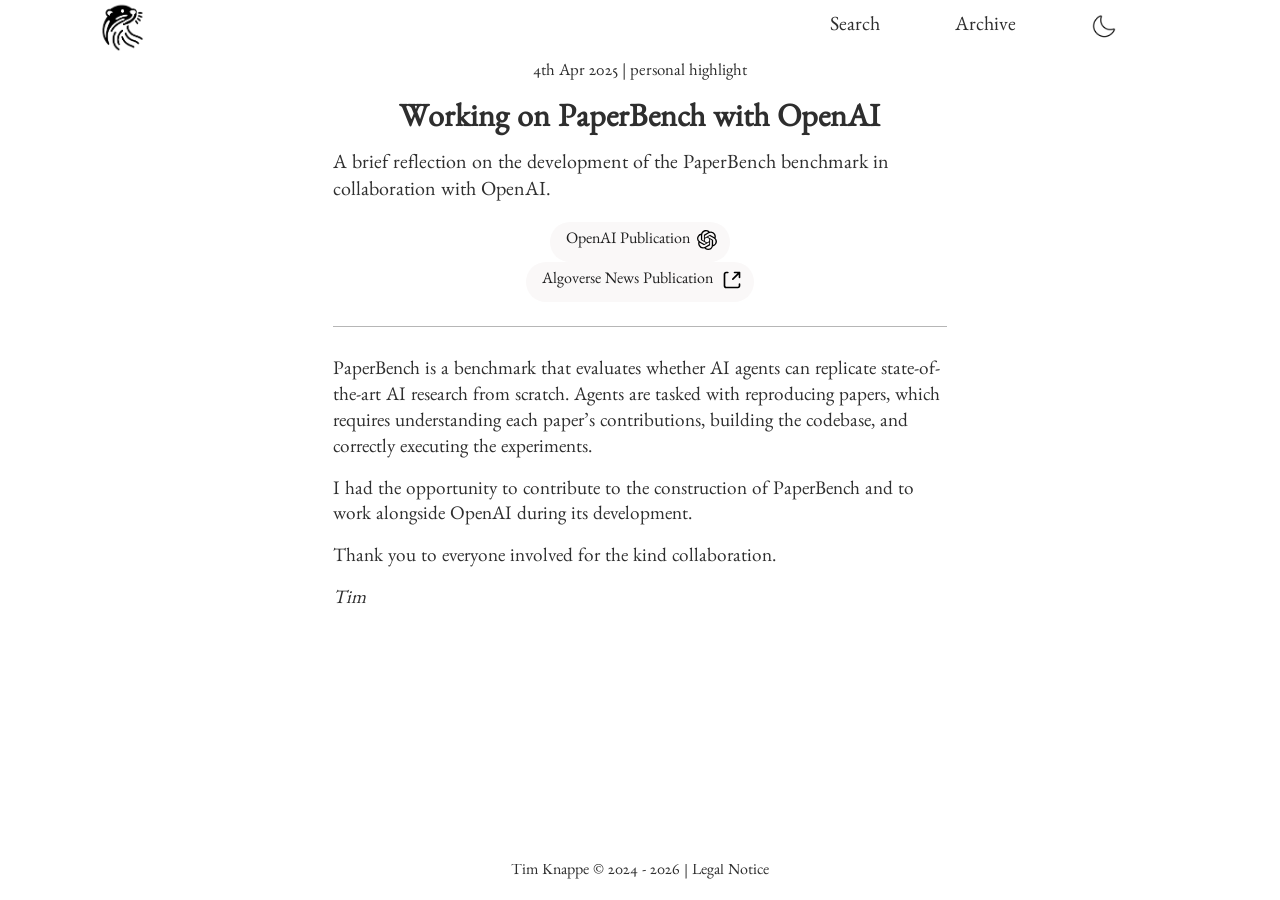
<file: archive/openai-paperbench/index.html>
<!DOCTYPE html><html lang="en"> <head><link rel="canonical" href="https://timknappe.dev/archive/openai-paperbench/"><meta charset="UTF-8"><meta name="viewport" content="width=device-width"><link rel="icon" type="image/png" href="/logo-round.png"><meta name="generator" content="Astro v5.16.0"><title>Tim's Page</title><script>
			(() => {
				const storedTheme = localStorage.getItem("theme");
				const prefersDark = window.matchMedia("(prefers-color-scheme: dark)").matches;
				const initialTheme = storedTheme || (prefersDark ? "dark" : "light");
				document.documentElement.classList.add(initialTheme);
				document.documentElement.classList.remove(initialTheme === "dark" ? "light" : "dark");
			})();
		</script><link rel="stylesheet" href="/assets/_slug_.qZoxQIxo.css">
<style>.link-blob{border-radius:999px;width:fit-content;height:40px;display:flex;align-items:center;padding-left:1em;padding-right:1em;text-decoration:none;background-color:var(--quicklink-bg);color:var(--quicklink-text);gap:.3rem}.link-blob:hover{transform:translateY(-1px);box-shadow:0 4px 8px #0000001a;transition:all .1s ease-in-out}.link-blob-icon{width:20px;height:20px;position:relative;top:-.13em}.link-blob-icon-dark,.dark .link-blob-icon-light{display:none}.dark .link-blob-icon-dark{display:block}.link-blob-text{margin-right:2%;text-wrap:nowrap;color:var(--quicklink-text)}@media(max-width:768px){.link-blob{height:35px;font-size:.9rem}.link-blob-icon{width:18px;height:18px}}@media(max-width:480px){.link-blob{height:32px;font-size:.8rem}.link-blob-icon{width:16px;height:16px}}.post-container{display:flex;justify-content:center;width:100%}.mini-details{margin-top:.5rem;margin-bottom:1rem;font-size:1.05em}.blog-content{font-size:1.2em}.blog-content p,h2,h3,h4,h5,h6,ul{margin-bottom:1rem}.blog-content ul{padding-left:1.5rem}.references div{font-size:.85em;margin-bottom:.5rem}.blog-content blockquote{display:block;border-left:4px solid black;padding-left:1rem;margin:1rem 0;font-style:italic;opacity:.9}.post-boundary{width:80%;display:flex;flex-direction:column;align-items:center}.post-upper{width:60%;display:flex;flex-direction:column;align-items:center}.post-title{display:flex;align-items:center;margin-bottom:.5rem}.quick-links{display:flex;width:60%;justify-content:space-evenly;flex-wrap:wrap;margin-bottom:1.5rem}.tldr{margin-bottom:1rem;font-size:1.25em}.blog-content{width:60%}.post-hr{width:100%;margin-bottom:2rem;background-color:var(--font-color);color:var(--font-color);opacity:.35;height:1px}@media(max-width:110ch){.post-boundary{width:95%;border:none}.post-upper,.blog-content{width:100%}.blog-content blockquote{border-left:none;padding-left:0}}@media(max-width:768px){.post-boundary{width:95%}.post-upper,.blog-content{width:100%}.quick-links{width:90%;gap:1rem}}@media(max-width:480px){.post-boundary{width:95%}.quick-links{width:100%;flex-direction:column;align-items:center;gap:.5rem}}
</style></head> <body> <div class="App"> <div class="Navbar" role="navigation"> <a href="/" class="TextLogo"> <img id="theme-logo" src="/assets/logoTransparentBlackFill.9csrFaJy.webp" alt="logo" width="50" height="50" data-light="/assets/logoTransparentBlackFill.9csrFaJy.webp" data-dark="/assets/logoTransparentWhiteFill.CkMYm25J.webp"> </a> <span class="placeholder-span"></span> <div class="links"> <style>astro-island,astro-slot,astro-static-slot{display:contents}</style><script>(()=>{var e=async t=>{await(await t())()};(self.Astro||(self.Astro={})).load=e;window.dispatchEvent(new Event("astro:load"));})();</script><script>(()=>{var A=Object.defineProperty;var g=(i,o,a)=>o in i?A(i,o,{enumerable:!0,configurable:!0,writable:!0,value:a}):i[o]=a;var d=(i,o,a)=>g(i,typeof o!="symbol"?o+"":o,a);{let i={0:t=>m(t),1:t=>a(t),2:t=>new RegExp(t),3:t=>new Date(t),4:t=>new Map(a(t)),5:t=>new Set(a(t)),6:t=>BigInt(t),7:t=>new URL(t),8:t=>new Uint8Array(t),9:t=>new Uint16Array(t),10:t=>new Uint32Array(t),11:t=>1/0*t},o=t=>{let[l,e]=t;return l in i?i[l](e):void 0},a=t=>t.map(o),m=t=>typeof t!="object"||t===null?t:Object.fromEntries(Object.entries(t).map(([l,e])=>[l,o(e)]));class y extends HTMLElement{constructor(){super(...arguments);d(this,"Component");d(this,"hydrator");d(this,"hydrate",async()=>{var b;if(!this.hydrator||!this.isConnected)return;let e=(b=this.parentElement)==null?void 0:b.closest("astro-island[ssr]");if(e){e.addEventListener("astro:hydrate",this.hydrate,{once:!0});return}let c=this.querySelectorAll("astro-slot"),n={},h=this.querySelectorAll("template[data-astro-template]");for(let r of h){let s=r.closest(this.tagName);s!=null&&s.isSameNode(this)&&(n[r.getAttribute("data-astro-template")||"default"]=r.innerHTML,r.remove())}for(let r of c){let s=r.closest(this.tagName);s!=null&&s.isSameNode(this)&&(n[r.getAttribute("name")||"default"]=r.innerHTML)}let p;try{p=this.hasAttribute("props")?m(JSON.parse(this.getAttribute("props"))):{}}catch(r){let s=this.getAttribute("component-url")||"<unknown>",v=this.getAttribute("component-export");throw v&&(s+=` (export ${v})`),console.error(`[hydrate] Error parsing props for component ${s}`,this.getAttribute("props"),r),r}let u;await this.hydrator(this)(this.Component,p,n,{client:this.getAttribute("client")}),this.removeAttribute("ssr"),this.dispatchEvent(new CustomEvent("astro:hydrate"))});d(this,"unmount",()=>{this.isConnected||this.dispatchEvent(new CustomEvent("astro:unmount"))})}disconnectedCallback(){document.removeEventListener("astro:after-swap",this.unmount),document.addEventListener("astro:after-swap",this.unmount,{once:!0})}connectedCallback(){if(!this.hasAttribute("await-children")||document.readyState==="interactive"||document.readyState==="complete")this.childrenConnectedCallback();else{let e=()=>{document.removeEventListener("DOMContentLoaded",e),c.disconnect(),this.childrenConnectedCallback()},c=new MutationObserver(()=>{var n;((n=this.lastChild)==null?void 0:n.nodeType)===Node.COMMENT_NODE&&this.lastChild.nodeValue==="astro:end"&&(this.lastChild.remove(),e())});c.observe(this,{childList:!0}),document.addEventListener("DOMContentLoaded",e)}}async childrenConnectedCallback(){let e=this.getAttribute("before-hydration-url");e&&await import(e),this.start()}async start(){let e=JSON.parse(this.getAttribute("opts")),c=this.getAttribute("client");if(Astro[c]===void 0){window.addEventListener(`astro:${c}`,()=>this.start(),{once:!0});return}try{await Astro[c](async()=>{let n=this.getAttribute("renderer-url"),[h,{default:p}]=await Promise.all([import(this.getAttribute("component-url")),n?import(n):()=>()=>{}]),u=this.getAttribute("component-export")||"default";if(!u.includes("."))this.Component=h[u];else{this.Component=h;for(let f of u.split("."))this.Component=this.Component[f]}return this.hydrator=p,this.hydrate},e,this)}catch(n){console.error(`[astro-island] Error hydrating ${this.getAttribute("component-url")}`,n)}}attributeChangedCallback(){this.hydrate()}}d(y,"observedAttributes",["props"]),customElements.get("astro-island")||customElements.define("astro-island",y)}})();</script><astro-island uid="Z2bdKaq" prefix="r5" component-url="/assets/search.CaVqtv80.js" component-export="Search" renderer-url="/assets/client.BLUn-lwI.js" props="{&quot;entries&quot;:[1,[[0,{&quot;id&quot;:[0,&quot;openai-paperbench.md&quot;],&quot;data&quot;:[0,{&quot;title&quot;:[0,&quot;Working on PaperBench with OpenAI&quot;],&quot;date&quot;:[3,&quot;2025-04-04T00:00:00.000Z&quot;],&quot;type&quot;:[0,&quot;personal highlight&quot;],&quot;description&quot;:[0,&quot;A brief reflection on the development of the PaperBench benchmark in collaboration with OpenAI.&quot;],&quot;tags&quot;:[1,[[0,&quot;paperbench&quot;],[0,&quot;openai&quot;],[0,&quot;AI-for-science&quot;]]],&quot;relatedLinks&quot;:[1,[[0,{&quot;name&quot;:[0,&quot;OpenAI Publication&quot;],&quot;link&quot;:[0,&quot;https://openai.com/index/paperbench/&quot;]}],[0,{&quot;name&quot;:[0,&quot;Algoverse News Publication&quot;],&quot;link&quot;:[0,&quot;https://algoverseairesearch.org/news/paperbench-feature&quot;]}]]]}],&quot;body&quot;:[0,&quot;PaperBench is a benchmark that evaluates whether AI agents can replicate state-of-the-art AI research from scratch. Agents are tasked with reproducing papers, which requires understanding each paper’s contributions, building the codebase, and correctly executing the experiments.\n\nI had the opportunity to contribute to the construction of PaperBench and to work alongside OpenAI during its development.\n\nThank you to everyone involved for the kind collaboration.\n\n_Tim_&quot;],&quot;filePath&quot;:[0,&quot;src/content/posts/openai-paperbench.md&quot;],&quot;digest&quot;:[0,&quot;663c66bb7c63c589&quot;],&quot;rendered&quot;:[0,{&quot;html&quot;:[0,&quot;&lt;p&gt;PaperBench is a benchmark that evaluates whether AI agents can replicate state-of-the-art AI research from scratch. Agents are tasked with reproducing papers, which requires understanding each paper’s contributions, building the codebase, and correctly executing the experiments.&lt;/p&gt;\n&lt;p&gt;I had the opportunity to contribute to the construction of PaperBench and to work alongside OpenAI during its development.&lt;/p&gt;\n&lt;p&gt;Thank you to everyone involved for the kind collaboration.&lt;/p&gt;\n&lt;p&gt;&lt;em&gt;Tim&lt;/em&gt;&lt;/p&gt;&quot;],&quot;metadata&quot;:[0,{&quot;headings&quot;:[1,[]],&quot;localImagePaths&quot;:[1,[]],&quot;remoteImagePaths&quot;:[1,[]],&quot;frontmatter&quot;:[0,{&quot;title&quot;:[0,&quot;Working on PaperBench with OpenAI&quot;],&quot;description&quot;:[0,&quot;A brief reflection on the development of the PaperBench benchmark in collaboration with OpenAI.&quot;],&quot;type&quot;:[0,&quot;personal highlight&quot;],&quot;tags&quot;:[1,[[0,&quot;paperbench&quot;],[0,&quot;openai&quot;],[0,&quot;AI-for-science&quot;]]],&quot;relatedLinks&quot;:[1,[[0,{&quot;name&quot;:[0,&quot;OpenAI Publication&quot;],&quot;link&quot;:[0,&quot;https://openai.com/index/paperbench/&quot;]}],[0,{&quot;name&quot;:[0,&quot;Algoverse News Publication&quot;],&quot;link&quot;:[0,&quot;https://algoverseairesearch.org/news/paperbench-feature&quot;]}]]],&quot;date&quot;:[3,&quot;2025-04-04T00:00:00.000Z&quot;]}],&quot;imagePaths&quot;:[1,[]]}]}],&quot;collection&quot;:[0,&quot;posts&quot;],&quot;slug&quot;:[0,&quot;openai-paperbench&quot;],&quot;render&quot;:[0,null]}],[0,{&quot;id&quot;:[0,&quot;societal-impact-cognitive-offloading.md&quot;],&quot;data&quot;:[0,{&quot;title&quot;:[0,&quot;The Societal Impact of Cognitive Offloading&quot;],&quot;date&quot;:[3,&quot;2025-12-28T00:00:00.000Z&quot;],&quot;type&quot;:[0,&quot;blog&quot;],&quot;description&quot;:[0,&quot;I examine the possibility of a societal shift in human cognition driven by prolonged AI use, that remains an underrepresented risk in current AI safety discourse.&quot;],&quot;tags&quot;:[1,[[0,&quot;psychology&quot;],[0,&quot;societal-shift&quot;],[0,&quot;cognitive-debt&quot;],[0,&quot;sycophancy&quot;],[0,&quot;deprompt&quot;]]],&quot;relatedLinks&quot;:[1,[[0,{&quot;name&quot;:[0,&quot;GitHub Repository&quot;],&quot;link&quot;:[0,&quot;https://github.com/timknappe/deprompt&quot;]}]]]}],&quot;body&quot;:[0,&quot;With the introduction of new technologies, cultural and societal shifts are unforeseeable [@Collingridge1980SocialControl]. This unpredictability has already manifested across many domains in AI safety, noticeable due to incidents regarding AI risk, where initial guardrails were placed loosely and caused harm to society.\n\nVoices inside the industry, including projects such as [AI 2027](https://ai-2027.com/) and researchers like Geoffrey Hinton and Leopold Aschenbrenner, are already warning about the risk that is emerging from the deployment of AI with tools and within a continuously growing, capable, and only partly (by many defined as insufficiently) monitorable environment [@korbak2025chainthoughtmonitorabilitynew].\n\nAmong these risks, one that remains comparatively overlooked, due to its threat being mainly in adoption rather than emerging from intelligence as a whole, is AI’s impact on human cognition.\n\n## Cognitive debt as a societal problem\n\nIn the pursuit of choosing the path of least resistance, we have degenerated many abilities that were once crucial for our lives. This degradation often occurs silently, as technological advancements normalize skill substitution rather than preservation.\n\nMechanisms like these, and overreliance on certain technologies, lead us to incur cognitive debt. For the longest time, we didn’t consider or simply didn’t mind the lingering side effects of automation, as it had little to no impact on our daily lives due to the constant availability of its replacements [@ICAO_1992_OperationalImplicationsAutomation].\n\nAlthough this shift is acceptable in many cases, warning signs are starting to appear that the disruption caused by AI will be a bigger and fundamentally different one, impacting our critical thinking, which is considerably less negligible. With handing off complex work becoming easy and convenient, the danger is that we slowly erode parts of our ability to critically evaluate and understand.\n\n_Experience with other emerging technologies has shown that, due to “cultural lag,” society is typically faster to incorporate a new technology than to adapt toward its responsible and proper use. There is little doubt that we will witness similar patterns with the adoption of AI._ [@Ogburn1922SocialChange]\n\n### Mechanisms of Cognitive Debt\n\nThe processes of neural plasticity are complex; however, the notion of treating the brain like a muscle that can atrophy when given little stimulation seems to be a good intuition for responsible AI use.\n\nKeeping your mind active and challenging yourself improves crystallized intelligence and cognitive reserve, which have been shown to be helpful in delaying symptoms of early dementia through compensation by other neurons. Logically extrapolating this principle leads to the conclusion that handing off more and more tasks to AI reduces cognitive effort, thereby inducing weaker long-term retention and mental deconditioning in cases of severe overuse.\n\nAs expected, current research shows that cognitive engagement is lowered when tasks are largely offloaded to LLMs or AI tools [@kosmyna2025brainchatgptaccumulationcognitive]. I consider myself an avid user of AI, so reading into the literature was little surprising given the noticeable effects of regression among fellow software engineers when overusing AI over a prolonged period of time.\n\n### Avoiding cognitive debt\n\nThe integration of AI into more and more systems will grow increasingly ubiquitous, making hand-offs easier and easier. With hopes of increased productivity, I still sometimes find myself and many of my peers handing off work to LLMs in an almost fluent and natural fashion. Given that, the growing consensus is obvious, use AI less and engage with tasks on your own. A solution that is simple, but tempting to circumvent given our natural urge for convenience.\n\nTo counteract this behavior, I will introduce a few changes to my workflow that personally work well for me. When working on coding tasks, I will mostly use AI autocomplete, as it speeds up the coding process while leaving major design decisions and coding practices entirely to me.\n\nCreative writing and content creation are artful forms of creation that, at least in my opinion, derive their value from human intent. As a result, I aim to keep AI involvement in the creative process to an absolute minimum.\n\nTo keep my everyday AI usage intentional, I have built [Deprompt](https://github.com/timknappe/deprompt), a small, free, and open-source browser extension that keeps me mindful of my AI usage.\n\n## AI-Reinforced Brain Patterns\n\nWith the introduction of social media, a measurable societal shift has emerged that is largely attributed to the cognitive reinforcement of one’s own opinions [@eli2011filter]. Algorithms seem to self-validate users as a side effect of maximizing attention, unintentionally creating bubbles and echo chambers that are now profoundly impacting opinion-building and shaping public discourse. Societally, we are mostly aware of these factors, however, the silent impacts of extremization and polarization continue to persist [@CASTANOPULGARIN2021101608; @Lukin2017Argument].\n\nSocial media sets a good example of how risks that are apparent can still linger when a majority actively ignores their side effects.\n\nAI associated risks scale faster than their underlying safety mechanisms, largely due to the novelty of the field and the rapid advancements being made. This is especially the case because the mechanisms inducing these threats are not yet fully understood. While research capacity is growing toward a better comprehension of the cognitive impact of AI usage, we will likely continue to see a disconnect between developers and alignment researchers or, in this context cognitive psychologists.\n\n### Impact of LLMs on Human Ideology\n\nAside from the widely discussed risks of grounding facts based on large language models, third-party control, bias, and unknown sources, risk also emerges from the pure modality of human-like interaction itself.\n\nWith the anthropomorphization of AI comes a natural feeling of being understood and agreed with, which reinforces one’s own opinions as if one were talking to another human. This is perceived as interpersonal affirmation and introduces a significant risk, whereby people may come to value the output and thoughts of an AI on par with those of actual humans.\n\nAs part of its deployment for human-like interaction, reinforcement learning on human feedback is crucial to tune models toward digestible and value-aligned content. This, however, does not account for unwanted side effects that make such systems more agreeable and therefore more likely to agree on counterintuitive or plainly wrong assumptions and facts. This behavior creates a value gap, both between users who want a factual, truthful, and “honest” model, and the silent risk of self-validation, which can become dangerous.\n\nAgreeableness and validation are dangerous traits, particularly when paired with a tool that many misjudge as objective. When users feel increasingly validated by a third party, the resulting dynamic bears the risk of justifying radical positions or encouraging impulsive actions.\n\nA similar risk emerges when AI is used for emotional validation or therapeutic applications. AI judgments are subjective and are quick to [self-diagnose or suggest actions that could be considered medical malpractice](https://www.independent.co.uk/tech/chatgpt-ai-therapy-chatbot-psychosis-mental-health-b2797487.html).\n\n### Consequences and Actionability\n\nEinstein said, _“Whoever is careless with the truth in small matters cannot be trusted in important affairs.”_ This quote transfers well to artificial intelligence, whose tendency toward epistemic unreliability undermines trust and therefore requires cautious use.\n\nFurthermore, relying on AI for neutrality is impossible, so it is important to make this distinction clear, AI systems will always be biased toward the user’s perspective and should not be used solely to validate one’s feelings or thoughts. On the contrary, as these discussions unfold, conversation and dialogue between humans will become more valuable than ever.\n\n## Stopping it before it gets worse\n\nReading this, it might appear like my stance toward AI is quite antagonistic. However, the opposite is the case. Given the unique opportunities, I think LLMs and future AI systems can be quite valuable and great tools for many, as long as we keep our outlook on AI specifically aligned with guiding principles such as effective altruism.\n\nIn controlled environments, Anthropic researchers have discovered signs of deception [@lynch2025agentic; @greenblatt2024alignmentfakinglargelanguage] it’s these threats that pose not only material risks, as bad actors could also influence humans psychologically.\n\nThis calls for growing, yet still underexplored, risk assessments that quantify cognitive impact. More broadly, we will have to make sure to keep monitoring threats at a societal level that are caused by harmful usage, not only those introduced by emerging intelligence.\n\n### How to protect oneself\n\nI am convinced that each individual should follow core principles to balance productivity and life-long learning.\n\nThe discipline of limiting exposure and going against the natural urge of comfortability will remain an important feat.\n\nIt requires us to not be ignorant of limitations, AI, in its current state, remains a tool for our use, so it is important to centralize that fact as a cornerstone for our decision-making when using AI in symbiosis with human actors.\n\nAs a general principle, questioning one’s own rhetoric as well as that produced by LLMs will be more important than ever. With the gratification that comes from agreeable AI, a new risk emerges that we will need to contain and protect ourselves from.\n\n### Alignment direction\n\nWe are currently still in the early stages of the capabilities AI will attain. Right now, we hold the control and can steer alignment, which will shape long-term decisions about how we use AI and how the future of AI development will evolve. Given the current pace, AI is weaker than it will ever be again, and we will have to decide how much mental bandwidth we are willing to hand off, how we want to control alignment, and how we will allow AI to shape our society.\n\n## Appendix\n\n### Deprompt\n\nSince the core features of [Deprompt](https://github.com/timknappe/deprompt) are now in place, I will focus on maintenance and incremental improvements, especially as I have other projects to work on. If you have a feature request, idea, or improvement, feel free to open a PR.\n\n### Related Resources\n\nAs always, I’ll try to formulate my own thoughts before reading any of the related works, in order to gather my thoughts on the topic freely and unbiased. In my search, I found some great resources that I wanted to share and recommend, as they focus on other subareas of AI risk:\n\n- [AI 2027](https://ai-2027.com/)\n- [Situational Awareness by Leopold Aschenbrenner](https://situational-awareness.ai/)\n- [Talk of Geoffrey Hinton on the dangers of AI](https://www.youtube.com/watch?v=giT0ytynSqg)\n- [Senate Hearing Regarding AI Risks](https://forum.effectivealtruism.org/posts/67zFQT4GeJdgvdFuk/partial-transcript-of-recent-senate-hearing-discussing-ai-x)\n- [Alok Kanojia on Risk of AI for the human psyche](https://www.youtube.com/watch?v=MW6FMgOzklw)\n\n## References&quot;],&quot;filePath&quot;:[0,&quot;src/content/posts/societal-impact-cognitive-offloading.md&quot;],&quot;digest&quot;:[0,&quot;e2dd88105a550347&quot;],&quot;rendered&quot;:[0,{&quot;html&quot;:[0,&quot;&lt;p&gt;With the introduction of new technologies, cultural and societal shifts are unforeseeable &lt;span class=\&quot;\&quot; id=\&quot;citation--collingridge1980socialcontrol--1\&quot;&gt;(Collingridge, 1980)&lt;/span&gt;. This unpredictability has already manifested across many domains in AI safety, noticeable due to incidents regarding AI risk, where initial guardrails were placed loosely and caused harm to society.&lt;/p&gt;\n&lt;p&gt;Voices inside the industry, including projects such as &lt;a href=\&quot;https://ai-2027.com/\&quot;&gt;AI 2027&lt;/a&gt; and researchers like Geoffrey Hinton and Leopold Aschenbrenner, are already warning about the risk that is emerging from the deployment of AI with tools and within a continuously growing, capable, and only partly (by many defined as insufficiently) monitorable environment &lt;span class=\&quot;\&quot; id=\&quot;citation--korbak2025chainthoughtmonitorabilitynew--2\&quot;&gt;(Korbak et al., 2025)&lt;/span&gt;.&lt;/p&gt;\n&lt;p&gt;Among these risks, one that remains comparatively overlooked, due to its threat being mainly in adoption rather than emerging from intelligence as a whole, is AI’s impact on human cognition.&lt;/p&gt;\n&lt;h2 id=\&quot;cognitive-debt-as-a-societal-problem\&quot;&gt;Cognitive debt as a societal problem&lt;/h2&gt;\n&lt;p&gt;In the pursuit of choosing the path of least resistance, we have degenerated many abilities that were once crucial for our lives. This degradation often occurs silently, as technological advancements normalize skill substitution rather than preservation.&lt;/p&gt;\n&lt;p&gt;Mechanisms like these, and overreliance on certain technologies, lead us to incur cognitive debt. For the longest time, we didn’t consider or simply didn’t mind the lingering side effects of automation, as it had little to no impact on our daily lives due to the constant availability of its replacements &lt;span class=\&quot;\&quot; id=\&quot;citation--icao_1992_operationalimplicationsautomation--3\&quot;&gt;(International Civil Aviation Organization, 1992)&lt;/span&gt;.&lt;/p&gt;\n&lt;p&gt;Although this shift is acceptable in many cases, warning signs are starting to appear that the disruption caused by AI will be a bigger and fundamentally different one, impacting our critical thinking, which is considerably less negligible. With handing off complex work becoming easy and convenient, the danger is that we slowly erode parts of our ability to critically evaluate and understand.&lt;/p&gt;\n&lt;p&gt;&lt;em&gt;Experience with other emerging technologies has shown that, due to “cultural lag,” society is typically faster to incorporate a new technology than to adapt toward its responsible and proper use. There is little doubt that we will witness similar patterns with the adoption of AI.&lt;/em&gt; &lt;span class=\&quot;\&quot; id=\&quot;citation--ogburn1922socialchange--4\&quot;&gt;(Ogburn, 1922)&lt;/span&gt;&lt;/p&gt;\n&lt;h3 id=\&quot;mechanisms-of-cognitive-debt\&quot;&gt;Mechanisms of Cognitive Debt&lt;/h3&gt;\n&lt;p&gt;The processes of neural plasticity are complex; however, the notion of treating the brain like a muscle that can atrophy when given little stimulation seems to be a good intuition for responsible AI use.&lt;/p&gt;\n&lt;p&gt;Keeping your mind active and challenging yourself improves crystallized intelligence and cognitive reserve, which have been shown to be helpful in delaying symptoms of early dementia through compensation by other neurons. Logically extrapolating this principle leads to the conclusion that handing off more and more tasks to AI reduces cognitive effort, thereby inducing weaker long-term retention and mental deconditioning in cases of severe overuse.&lt;/p&gt;\n&lt;p&gt;As expected, current research shows that cognitive engagement is lowered when tasks are largely offloaded to LLMs or AI tools &lt;span class=\&quot;\&quot; id=\&quot;citation--kosmyna2025brainchatgptaccumulationcognitive--5\&quot;&gt;(Kosmyna et al., 2025)&lt;/span&gt;. I consider myself an avid user of AI, so reading into the literature was little surprising given the noticeable effects of regression among fellow software engineers when overusing AI over a prolonged period of time.&lt;/p&gt;\n&lt;h3 id=\&quot;avoiding-cognitive-debt\&quot;&gt;Avoiding cognitive debt&lt;/h3&gt;\n&lt;p&gt;The integration of AI into more and more systems will grow increasingly ubiquitous, making hand-offs easier and easier. With hopes of increased productivity, I still sometimes find myself and many of my peers handing off work to LLMs in an almost fluent and natural fashion. Given that, the growing consensus is obvious, use AI less and engage with tasks on your own. A solution that is simple, but tempting to circumvent given our natural urge for convenience.&lt;/p&gt;\n&lt;p&gt;To counteract this behavior, I will introduce a few changes to my workflow that personally work well for me. When working on coding tasks, I will mostly use AI autocomplete, as it speeds up the coding process while leaving major design decisions and coding practices entirely to me.&lt;/p&gt;\n&lt;p&gt;Creative writing and content creation are artful forms of creation that, at least in my opinion, derive their value from human intent. As a result, I aim to keep AI involvement in the creative process to an absolute minimum.&lt;/p&gt;\n&lt;p&gt;To keep my everyday AI usage intentional, I have built &lt;a href=\&quot;https://github.com/timknappe/deprompt\&quot;&gt;Deprompt&lt;/a&gt;, a small, free, and open-source browser extension that keeps me mindful of my AI usage.&lt;/p&gt;\n&lt;h2 id=\&quot;ai-reinforced-brain-patterns\&quot;&gt;AI-Reinforced Brain Patterns&lt;/h2&gt;\n&lt;p&gt;With the introduction of social media, a measurable societal shift has emerged that is largely attributed to the cognitive reinforcement of one’s own opinions &lt;span class=\&quot;\&quot; id=\&quot;citation--eli2011filter--6\&quot;&gt;(Pariser, 2011)&lt;/span&gt;. Algorithms seem to self-validate users as a side effect of maximizing attention, unintentionally creating bubbles and echo chambers that are now profoundly impacting opinion-building and shaping public discourse. Societally, we are mostly aware of these factors, however, the silent impacts of extremization and polarization continue to persist &lt;span class=\&quot;\&quot; id=\&quot;citation--castanopulgarin2021101608--lukin2017argument--7\&quot;&gt;(Castaño-Pulgarín et al., 2021; Lukin et al., 2017)&lt;/span&gt;.&lt;/p&gt;\n&lt;p&gt;Social media sets a good example of how risks that are apparent can still linger when a majority actively ignores their side effects.&lt;/p&gt;\n&lt;p&gt;AI associated risks scale faster than their underlying safety mechanisms, largely due to the novelty of the field and the rapid advancements being made. This is especially the case because the mechanisms inducing these threats are not yet fully understood. While research capacity is growing toward a better comprehension of the cognitive impact of AI usage, we will likely continue to see a disconnect between developers and alignment researchers or, in this context cognitive psychologists.&lt;/p&gt;\n&lt;h3 id=\&quot;impact-of-llms-on-human-ideology\&quot;&gt;Impact of LLMs on Human Ideology&lt;/h3&gt;\n&lt;p&gt;Aside from the widely discussed risks of grounding facts based on large language models, third-party control, bias, and unknown sources, risk also emerges from the pure modality of human-like interaction itself.&lt;/p&gt;\n&lt;p&gt;With the anthropomorphization of AI comes a natural feeling of being understood and agreed with, which reinforces one’s own opinions as if one were talking to another human. This is perceived as interpersonal affirmation and introduces a significant risk, whereby people may come to value the output and thoughts of an AI on par with those of actual humans.&lt;/p&gt;\n&lt;p&gt;As part of its deployment for human-like interaction, reinforcement learning on human feedback is crucial to tune models toward digestible and value-aligned content. This, however, does not account for unwanted side effects that make such systems more agreeable and therefore more likely to agree on counterintuitive or plainly wrong assumptions and facts. This behavior creates a value gap, both between users who want a factual, truthful, and “honest” model, and the silent risk of self-validation, which can become dangerous.&lt;/p&gt;\n&lt;p&gt;Agreeableness and validation are dangerous traits, particularly when paired with a tool that many misjudge as objective. When users feel increasingly validated by a third party, the resulting dynamic bears the risk of justifying radical positions or encouraging impulsive actions.&lt;/p&gt;\n&lt;p&gt;A similar risk emerges when AI is used for emotional validation or therapeutic applications. AI judgments are subjective and are quick to &lt;a href=\&quot;https://www.independent.co.uk/tech/chatgpt-ai-therapy-chatbot-psychosis-mental-health-b2797487.html\&quot;&gt;self-diagnose or suggest actions that could be considered medical malpractice&lt;/a&gt;.&lt;/p&gt;\n&lt;h3 id=\&quot;consequences-and-actionability\&quot;&gt;Consequences and Actionability&lt;/h3&gt;\n&lt;p&gt;Einstein said, &lt;em&gt;“Whoever is careless with the truth in small matters cannot be trusted in important affairs.”&lt;/em&gt; This quote transfers well to artificial intelligence, whose tendency toward epistemic unreliability undermines trust and therefore requires cautious use.&lt;/p&gt;\n&lt;p&gt;Furthermore, relying on AI for neutrality is impossible, so it is important to make this distinction clear, AI systems will always be biased toward the user’s perspective and should not be used solely to validate one’s feelings or thoughts. On the contrary, as these discussions unfold, conversation and dialogue between humans will become more valuable than ever.&lt;/p&gt;\n&lt;h2 id=\&quot;stopping-it-before-it-gets-worse\&quot;&gt;Stopping it before it gets worse&lt;/h2&gt;\n&lt;p&gt;Reading this, it might appear like my stance toward AI is quite antagonistic. However, the opposite is the case. Given the unique opportunities, I think LLMs and future AI systems can be quite valuable and great tools for many, as long as we keep our outlook on AI specifically aligned with guiding principles such as effective altruism.&lt;/p&gt;\n&lt;p&gt;In controlled environments, Anthropic researchers have discovered signs of deception &lt;span class=\&quot;\&quot; id=\&quot;citation--lynch2025agentic--greenblatt2024alignmentfakinglargelanguage--8\&quot;&gt;(Greenblatt et al., 2024; Lynch et al., 2025)&lt;/span&gt; it’s these threats that pose not only material risks, as bad actors could also influence humans psychologically.&lt;/p&gt;\n&lt;p&gt;This calls for growing, yet still underexplored, risk assessments that quantify cognitive impact. More broadly, we will have to make sure to keep monitoring threats at a societal level that are caused by harmful usage, not only those introduced by emerging intelligence.&lt;/p&gt;\n&lt;h3 id=\&quot;how-to-protect-oneself\&quot;&gt;How to protect oneself&lt;/h3&gt;\n&lt;p&gt;I am convinced that each individual should follow core principles to balance productivity and life-long learning.&lt;/p&gt;\n&lt;p&gt;The discipline of limiting exposure and going against the natural urge of comfortability will remain an important feat.&lt;/p&gt;\n&lt;p&gt;It requires us to not be ignorant of limitations, AI, in its current state, remains a tool for our use, so it is important to centralize that fact as a cornerstone for our decision-making when using AI in symbiosis with human actors.&lt;/p&gt;\n&lt;p&gt;As a general principle, questioning one’s own rhetoric as well as that produced by LLMs will be more important than ever. With the gratification that comes from agreeable AI, a new risk emerges that we will need to contain and protect ourselves from.&lt;/p&gt;\n&lt;h3 id=\&quot;alignment-direction\&quot;&gt;Alignment direction&lt;/h3&gt;\n&lt;p&gt;We are currently still in the early stages of the capabilities AI will attain. Right now, we hold the control and can steer alignment, which will shape long-term decisions about how we use AI and how the future of AI development will evolve. Given the current pace, AI is weaker than it will ever be again, and we will have to decide how much mental bandwidth we are willing to hand off, how we want to control alignment, and how we will allow AI to shape our society.&lt;/p&gt;\n&lt;h2 id=\&quot;appendix\&quot;&gt;Appendix&lt;/h2&gt;\n&lt;h3 id=\&quot;deprompt\&quot;&gt;Deprompt&lt;/h3&gt;\n&lt;p&gt;Since the core features of &lt;a href=\&quot;https://github.com/timknappe/deprompt\&quot;&gt;Deprompt&lt;/a&gt; are now in place, I will focus on maintenance and incremental improvements, especially as I have other projects to work on. If you have a feature request, idea, or improvement, feel free to open a PR.&lt;/p&gt;\n&lt;h3 id=\&quot;related-resources\&quot;&gt;Related Resources&lt;/h3&gt;\n&lt;p&gt;As always, I’ll try to formulate my own thoughts before reading any of the related works, in order to gather my thoughts on the topic freely and unbiased. In my search, I found some great resources that I wanted to share and recommend, as they focus on other subareas of AI risk:&lt;/p&gt;\n&lt;ul&gt;\n&lt;li&gt;&lt;a href=\&quot;https://ai-2027.com/\&quot;&gt;AI 2027&lt;/a&gt;&lt;/li&gt;\n&lt;li&gt;&lt;a href=\&quot;https://situational-awareness.ai/\&quot;&gt;Situational Awareness by Leopold Aschenbrenner&lt;/a&gt;&lt;/li&gt;\n&lt;li&gt;&lt;a href=\&quot;https://www.youtube.com/watch?v=giT0ytynSqg\&quot;&gt;Talk of Geoffrey Hinton on the dangers of AI&lt;/a&gt;&lt;/li&gt;\n&lt;li&gt;&lt;a href=\&quot;https://forum.effectivealtruism.org/posts/67zFQT4GeJdgvdFuk/partial-transcript-of-recent-senate-hearing-discussing-ai-x\&quot;&gt;Senate Hearing Regarding AI Risks&lt;/a&gt;&lt;/li&gt;\n&lt;li&gt;&lt;a href=\&quot;https://www.youtube.com/watch?v=MW6FMgOzklw\&quot;&gt;Alok Kanojia on Risk of AI for the human psyche&lt;/a&gt;&lt;/li&gt;\n&lt;/ul&gt;\n&lt;h2 id=\&quot;references\&quot;&gt;References&lt;/h2&gt;&lt;div id=\&quot;refs\&quot; class=\&quot;references csl-bib-body\&quot;&gt;\n  &lt;div class=\&quot;csl-entry\&quot; id=\&quot;bib-castanopulgarin2021101608\&quot;&gt;Castaño-Pulgarín, S. A., Suárez-Betancur, N., Vega, L. M. T., &amp;#x26; López, H. M. H. (2021). Internet, social media and online hate speech. Systematic review. &lt;i&gt;Aggression and Violent Behavior&lt;/i&gt;, &lt;i&gt;58&lt;/i&gt;, 101608. https://doi.org/https://doi.org/10.1016/j.avb.2021.101608&lt;/div&gt;\n  &lt;div class=\&quot;csl-entry\&quot; id=\&quot;bib-collingridge1980socialcontrol\&quot;&gt;Collingridge, D. (1980). &lt;i&gt;The Social Control of Technology&lt;/i&gt;. Frances Pinter.&lt;/div&gt;\n  &lt;div class=\&quot;csl-entry\&quot; id=\&quot;bib-greenblatt2024alignmentfakinglargelanguage\&quot;&gt;Greenblatt, R., Denison, C., Wright, B., Roger, F., MacDiarmid, M., Marks, S., Treutlein, J., Belonax, T., Chen, J., Duvenaud, D., Khan, A., Michael, J., Mindermann, S., Perez, E., Petrini, L., Uesato, J., Kaplan, J., Shlegeris, B., Bowman, S. R., &amp;#x26; Hubinger, E. (2024). &lt;i&gt;Alignment faking in large language models&lt;/i&gt;. https://arxiv.org/abs/2412.14093&lt;/div&gt;\n  &lt;div class=\&quot;csl-entry\&quot; id=\&quot;bib-icao_1992_operationalimplicationsautomation\&quot;&gt;International Civil Aviation Organization. (1992). &lt;i&gt;Operational Implications of Automation in Advanced Technology Flight Decks&lt;/i&gt; [ICAO Circular 234-AN/142, Human Factors Digest No.\\ 5]. International Civil Aviation Organization.&lt;/div&gt;\n  &lt;div class=\&quot;csl-entry\&quot; id=\&quot;bib-korbak2025chainthoughtmonitorabilitynew\&quot;&gt;Korbak, T., Balesni, M., Barnes, E., Bengio, Y., Benton, J., Bloom, J., Chen, M., Cooney, A., Dafoe, A., Dragan, A., Emmons, S., Evans, O., Farhi, D., Greenblatt, R., Hendrycks, D., Hobbhahn, M., Hubinger, E., Irving, G., Jenner, E., … Mikulik, V. (2025). &lt;i&gt;Chain of Thought Monitorability: A New and Fragile Opportunity for AI Safety&lt;/i&gt;. https://arxiv.org/abs/2507.11473&lt;/div&gt;\n  &lt;div class=\&quot;csl-entry\&quot; id=\&quot;bib-kosmyna2025brainchatgptaccumulationcognitive\&quot;&gt;Kosmyna, N., Hauptmann, E., Yuan, Y. T., Situ, J., Liao, X.-H., Beresnitzky, A. V., Braunstein, I., &amp;#x26; Maes, P. (2025). &lt;i&gt;Your Brain on ChatGPT: Accumulation of Cognitive Debt when Using an AI Assistant for Essay Writing Task&lt;/i&gt;. https://arxiv.org/abs/2506.08872&lt;/div&gt;\n  &lt;div class=\&quot;csl-entry\&quot; id=\&quot;bib-lukin2017argument\&quot;&gt;Lukin, S., Anand, P., Walker, M., &amp;#x26; Whittaker, S. (2017). Argument Strength is in the Eye of the Beholder: Audience Effects in Persuasion. &lt;i&gt;ArXiv&lt;/i&gt;, &lt;i&gt;abs/1708.09085&lt;/i&gt;. https://doi.org/10.18653/v1/e17-1070&lt;/div&gt;\n  &lt;div class=\&quot;csl-entry\&quot; id=\&quot;bib-lynch2025agentic\&quot;&gt;Lynch, A., Wright, B., Larson, C., Troy, K. K., Ritchie, S. J., Mindermann, S., Perez, E., &amp;#x26; Hubinger, E. (2025). Agentic Misalignment: How LLMs Could be an Insider Threat. &lt;i&gt;Anthropic Research&lt;/i&gt;.&lt;/div&gt;\n  &lt;div class=\&quot;csl-entry\&quot; id=\&quot;bib-ogburn1922socialchange\&quot;&gt;Ogburn, W. F. (1922). &lt;i&gt;Social Change with Respect to Culture and Original Nature&lt;/i&gt;. B. W. Huebsch.&lt;/div&gt;\n  &lt;div class=\&quot;csl-entry\&quot; id=\&quot;bib-eli2011filter\&quot;&gt;Pariser, Eli. (2011). &lt;i&gt;The filter bubble : what the Internet is hiding from you&lt;/i&gt;. Penguin Press.&lt;/div&gt;\n&lt;/div&gt;&quot;],&quot;metadata&quot;:[0,{&quot;headings&quot;:[1,[[0,{&quot;depth&quot;:[0,2],&quot;slug&quot;:[0,&quot;cognitive-debt-as-a-societal-problem&quot;],&quot;text&quot;:[0,&quot;Cognitive debt as a societal problem&quot;]}],[0,{&quot;depth&quot;:[0,3],&quot;slug&quot;:[0,&quot;mechanisms-of-cognitive-debt&quot;],&quot;text&quot;:[0,&quot;Mechanisms of Cognitive Debt&quot;]}],[0,{&quot;depth&quot;:[0,3],&quot;slug&quot;:[0,&quot;avoiding-cognitive-debt&quot;],&quot;text&quot;:[0,&quot;Avoiding cognitive debt&quot;]}],[0,{&quot;depth&quot;:[0,2],&quot;slug&quot;:[0,&quot;ai-reinforced-brain-patterns&quot;],&quot;text&quot;:[0,&quot;AI-Reinforced Brain Patterns&quot;]}],[0,{&quot;depth&quot;:[0,3],&quot;slug&quot;:[0,&quot;impact-of-llms-on-human-ideology&quot;],&quot;text&quot;:[0,&quot;Impact of LLMs on Human Ideology&quot;]}],[0,{&quot;depth&quot;:[0,3],&quot;slug&quot;:[0,&quot;consequences-and-actionability&quot;],&quot;text&quot;:[0,&quot;Consequences and Actionability&quot;]}],[0,{&quot;depth&quot;:[0,2],&quot;slug&quot;:[0,&quot;stopping-it-before-it-gets-worse&quot;],&quot;text&quot;:[0,&quot;Stopping it before it gets worse&quot;]}],[0,{&quot;depth&quot;:[0,3],&quot;slug&quot;:[0,&quot;how-to-protect-oneself&quot;],&quot;text&quot;:[0,&quot;How to protect oneself&quot;]}],[0,{&quot;depth&quot;:[0,3],&quot;slug&quot;:[0,&quot;alignment-direction&quot;],&quot;text&quot;:[0,&quot;Alignment direction&quot;]}],[0,{&quot;depth&quot;:[0,2],&quot;slug&quot;:[0,&quot;appendix&quot;],&quot;text&quot;:[0,&quot;Appendix&quot;]}],[0,{&quot;depth&quot;:[0,3],&quot;slug&quot;:[0,&quot;deprompt&quot;],&quot;text&quot;:[0,&quot;Deprompt&quot;]}],[0,{&quot;depth&quot;:[0,3],&quot;slug&quot;:[0,&quot;related-resources&quot;],&quot;text&quot;:[0,&quot;Related Resources&quot;]}],[0,{&quot;depth&quot;:[0,2],&quot;slug&quot;:[0,&quot;references&quot;],&quot;text&quot;:[0,&quot;References&quot;]}]]],&quot;localImagePaths&quot;:[1,[]],&quot;remoteImagePaths&quot;:[1,[]],&quot;frontmatter&quot;:[0,{&quot;title&quot;:[0,&quot;The Societal Impact of Cognitive Offloading&quot;],&quot;description&quot;:[0,&quot;I examine the possibility of a societal shift in human cognition driven by prolonged AI use, that remains an underrepresented risk in current AI safety discourse.&quot;],&quot;date&quot;:[3,&quot;2025-12-28T00:00:00.000Z&quot;],&quot;tags&quot;:[1,[[0,&quot;psychology&quot;],[0,&quot;societal-shift&quot;],[0,&quot;cognitive-debt&quot;],[0,&quot;sycophancy&quot;],[0,&quot;deprompt&quot;]]],&quot;relatedLinks&quot;:[1,[[0,{&quot;name&quot;:[0,&quot;GitHub Repository&quot;],&quot;link&quot;:[0,&quot;https://github.com/timknappe/deprompt&quot;]}]]],&quot;type&quot;:[0,&quot;blog&quot;]}],&quot;imagePaths&quot;:[1,[]]}]}],&quot;collection&quot;:[0,&quot;posts&quot;],&quot;slug&quot;:[0,&quot;societal-impact-cognitive-offloading&quot;],&quot;render&quot;:[0,null]}],[0,{&quot;id&quot;:[0,&quot;using-aggregated-health-data.md&quot;],&quot;data&quot;:[0,{&quot;title&quot;:[0,&quot;Using aggregated health data effectively&quot;],&quot;date&quot;:[3,&quot;2023-09-04T00:00:00.000Z&quot;],&quot;type&quot;:[0,&quot;project&quot;],&quot;description&quot;:[0,&quot;Large Language Models are getting better and better at using medical data for diagnosis and treatment. However, they often lack the context of longitudinal medical histories to even be able to accurately assess patients.&quot;],&quot;tags&quot;:[1,[[0,&quot;chronic-illnesses&quot;],[0,&quot;healthcare&quot;],[0,&quot;ai&quot;],[0,&quot;med-tech&quot;]]],&quot;relatedLinks&quot;:[1,[[0,{&quot;name&quot;:[0,&quot;Github Repository&quot;],&quot;link&quot;:[0,&quot;https://github.com/timknappe/medina-app&quot;]}]]]}],&quot;body&quot;:[0,&quot;&gt; Update 2026: With the new technological improvements in AI, I’ve pushed a one-time update to refresh the model selection and tooling for the current AI ecosystem, though similar to before, I won&#39;t continue on this project in the future as I have other things to work on.\n\nIn the first paragraphs of his book \&quot;Building a Second Brain,\&quot; Tiago Forte describes his journey caused by an illness of his throat that severely impacted his daily life to a point where basic human commodities were hard to endure.\n\nAs more and more doctors left him with inconclusive results, he started researching on his own, archiving received information into his own digital information system, searching for and eventually finding therapeutic techniques and practices that allowed him to alleviate his pain and claim back parts of his life.\n\nStories of chronic illnesses with indeterminate diagnoses are common and leave patients unsatisfied and without any proper treatment of the root cause. Meanwhile, more and more success stories on the internet show how LLMs can hint at diagnoses of chronic illnesses that eventually led to finding the cause or encouraged people to visit the ER or get urgent medical care when presented with a preliminary set of symptoms.\n\nRecent improvements in large language models have advanced the capabilities in understanding medical text and also \&quot;diagnosing\&quot; or preliminary screening patients effectively before primary care.[^1]\n\nDespite these improvements, physicians have an innate advantage, that is having a way broader and in-depth understanding due to the prolonged medical history of ongoing screenings and preventive care that is all combined and accessible for the physician to consider when making a diagnosis.\n\nGiven this context, I have built an app centered around integrating medical data across categories into a little tracker. Additionally, a specialized large language model will then be enabled to chat and interact with the user&#39;s history to provide more factually accurate and personal advice.[^2]\n\n[^1]: I want to emphasize that I am not suggesting that LLM diagnoses should be considered to have medical validity; they can however, be helpful for obtaining a preliminary overview of potential causes, getting a second opinion, understanding differential diagnoses, and conducting your own research. In any case, a qualified physician should still be consulted.\n\n[^2]: Since the latest update, I have replaced the Llama 2-based finetune with GPT-OSS-120B, which since has shown to be more effective in health-related benchmarks.&quot;],&quot;filePath&quot;:[0,&quot;src/content/posts/using-aggregated-health-data.md&quot;],&quot;digest&quot;:[0,&quot;47bcd602df502f39&quot;],&quot;rendered&quot;:[0,{&quot;html&quot;:[0,&quot;&lt;blockquote&gt;\n&lt;p&gt;Update 2026: With the new technological improvements in AI, I’ve pushed a one-time update to refresh the model selection and tooling for the current AI ecosystem, though similar to before, I won’t continue on this project in the future as I have other things to work on.&lt;/p&gt;\n&lt;/blockquote&gt;\n&lt;p&gt;In the first paragraphs of his book “Building a Second Brain,” Tiago Forte describes his journey caused by an illness of his throat that severely impacted his daily life to a point where basic human commodities were hard to endure.&lt;/p&gt;\n&lt;p&gt;As more and more doctors left him with inconclusive results, he started researching on his own, archiving received information into his own digital information system, searching for and eventually finding therapeutic techniques and practices that allowed him to alleviate his pain and claim back parts of his life.&lt;/p&gt;\n&lt;p&gt;Stories of chronic illnesses with indeterminate diagnoses are common and leave patients unsatisfied and without any proper treatment of the root cause. Meanwhile, more and more success stories on the internet show how LLMs can hint at diagnoses of chronic illnesses that eventually led to finding the cause or encouraged people to visit the ER or get urgent medical care when presented with a preliminary set of symptoms.&lt;/p&gt;\n&lt;p&gt;Recent improvements in large language models have advanced the capabilities in understanding medical text and also “diagnosing” or preliminary screening patients effectively before primary care.&lt;sup&gt;&lt;a href=\&quot;#user-content-fn-1\&quot; id=\&quot;user-content-fnref-1\&quot; data-footnote-ref=\&quot;\&quot; aria-describedby=\&quot;footnote-label\&quot;&gt;1&lt;/a&gt;&lt;/sup&gt;&lt;/p&gt;\n&lt;p&gt;Despite these improvements, physicians have an innate advantage, that is having a way broader and in-depth understanding due to the prolonged medical history of ongoing screenings and preventive care that is all combined and accessible for the physician to consider when making a diagnosis.&lt;/p&gt;\n&lt;p&gt;Given this context, I have built an app centered around integrating medical data across categories into a little tracker. Additionally, a specialized large language model will then be enabled to chat and interact with the user’s history to provide more factually accurate and personal advice.&lt;sup&gt;&lt;a href=\&quot;#user-content-fn-2\&quot; id=\&quot;user-content-fnref-2\&quot; data-footnote-ref=\&quot;\&quot; aria-describedby=\&quot;footnote-label\&quot;&gt;2&lt;/a&gt;&lt;/sup&gt;&lt;/p&gt;\n&lt;section data-footnotes=\&quot;\&quot; class=\&quot;footnotes\&quot;&gt;&lt;h2 class=\&quot;sr-only\&quot; id=\&quot;footnote-label\&quot;&gt;Footnotes&lt;/h2&gt;\n&lt;ol&gt;\n&lt;li id=\&quot;user-content-fn-1\&quot;&gt;\n&lt;p&gt;I want to emphasize that I am not suggesting that LLM diagnoses should be considered to have medical validity; they can however, be helpful for obtaining a preliminary overview of potential causes, getting a second opinion, understanding differential diagnoses, and conducting your own research. In any case, a qualified physician should still be consulted. &lt;a href=\&quot;#user-content-fnref-1\&quot; data-footnote-backref=\&quot;\&quot; aria-label=\&quot;Back to reference 1\&quot; class=\&quot;data-footnote-backref\&quot;&gt;↩&lt;/a&gt;&lt;/p&gt;\n&lt;/li&gt;\n&lt;li id=\&quot;user-content-fn-2\&quot;&gt;\n&lt;p&gt;Since the latest update, I have replaced the Llama 2-based finetune with GPT-OSS-120B, which since has shown to be more effective in health-related benchmarks. &lt;a href=\&quot;#user-content-fnref-2\&quot; data-footnote-backref=\&quot;\&quot; aria-label=\&quot;Back to reference 2\&quot; class=\&quot;data-footnote-backref\&quot;&gt;↩&lt;/a&gt;&lt;/p&gt;\n&lt;/li&gt;\n&lt;/ol&gt;\n&lt;/section&gt;&quot;],&quot;metadata&quot;:[0,{&quot;headings&quot;:[1,[[0,{&quot;depth&quot;:[0,2],&quot;slug&quot;:[0,&quot;footnote-label&quot;],&quot;text&quot;:[0,&quot;Footnotes&quot;]}]]],&quot;localImagePaths&quot;:[1,[]],&quot;remoteImagePaths&quot;:[1,[]],&quot;frontmatter&quot;:[0,{&quot;title&quot;:[0,&quot;Using aggregated health data effectively&quot;],&quot;description&quot;:[0,&quot;Large Language Models are getting better and better at using medical data for diagnosis and treatment. However, they often lack the context of longitudinal medical histories to even be able to accurately assess patients.&quot;],&quot;type&quot;:[0,&quot;project&quot;],&quot;tags&quot;:[1,[[0,&quot;chronic-illnesses&quot;],[0,&quot;healthcare&quot;],[0,&quot;ai&quot;],[0,&quot;med-tech&quot;]]],&quot;relatedLinks&quot;:[1,[[0,{&quot;name&quot;:[0,&quot;Github Repository&quot;],&quot;link&quot;:[0,&quot;https://github.com/timknappe/medina-app&quot;]}]]],&quot;date&quot;:[3,&quot;2023-09-04T00:00:00.000Z&quot;]}],&quot;imagePaths&quot;:[1,[]]}]}],&quot;collection&quot;:[0,&quot;posts&quot;],&quot;slug&quot;:[0,&quot;using-aggregated-health-data&quot;],&quot;render&quot;:[0,null]}]]]}" ssr client="load" opts="{&quot;name&quot;:&quot;Search&quot;,&quot;value&quot;:true}" await-children><button class="linkElem" type="button">Search</button><!--astro:end--></astro-island> <a class="linkElem" href="/archive">
Archive
</a> <button id="theme-toggle" class="theme-toggle" aria-label="Toggle dark mode" title="Toggle dark mode" type="button"> <img id="theme-toggle-img" src="/assets/dark.B6gpfFig.webp" alt="theme toggle icon" width="24" height="24" data-light="/assets/light.JTcHdCEt.webp" data-dark="/assets/dark.B6gpfFig.webp"> </button> </div> </div> <script type="module">const e=document.getElementById("theme-toggle-img"),l=document.getElementById("theme-toggle"),t=document.getElementById("theme-logo");if(e&&l&&t){const c=e.dataset.light,o=e.dataset.dark,s=t.dataset.light,d=t.dataset.dark;if(c&&o&&s&&d){const m=a=>{a==="dark"?(document.documentElement.classList.add("dark"),document.documentElement.classList.remove("light"),e.src=c,t.src=d):(document.documentElement.classList.add("light"),document.documentElement.classList.remove("dark"),e.src=o,t.src=s)},r=localStorage.getItem("theme")||(window.matchMedia("(prefers-color-scheme: dark)").matches?"dark":"light");m(r),l.addEventListener("click",()=>{const n=document.documentElement.classList.contains("dark")?"light":"dark";localStorage.setItem("theme",n),m(n)})}}</script> <div class="content">  <div class="post-container"> <div class="post-boundary"> <div class="post-upper"> <div class="mini-details"> <p> 4th Apr 2025 |
personal highlight  </p> </div> <div class="post-title"> <h1>Working on PaperBench with OpenAI</h1> </div> <div class="tldr"> <p>A brief reflection on the development of the PaperBench benchmark in collaboration with OpenAI.</p> </div> <div class="quick-links"> <astro-island uid="ZqkLQq" prefix="r2" component-url="/assets/quickLink.LPWniBBl.js" component-export="QuickLink" renderer-url="/assets/client.BLUn-lwI.js" props="{&quot;name&quot;:[0,&quot;OpenAI Publication&quot;],&quot;link&quot;:[0,&quot;https://openai.com/index/paperbench/&quot;]}" ssr client="load" opts="{&quot;name&quot;:&quot;QuickLink&quot;,&quot;value&quot;:true}" await-children><link rel="preload" as="image" href="/assets/openai-logo.BATt8aU5.svg"/><link rel="preload" as="image" href="/assets/openai-logo-light.DGj3707R.svg"/><a class="link-blob" href="https://openai.com/index/paperbench/" target="_blank" rel="noopener noreferrer"><p class="link-blob-text">OpenAI Publication</p><img class="link-blob-icon link-blob-icon-light" src="/assets/openai-logo.BATt8aU5.svg" alt=""/><img class="link-blob-icon link-blob-icon-dark" src="/assets/openai-logo-light.DGj3707R.svg" alt=""/></a><!--astro:end--></astro-island><astro-island uid="nayKk" prefix="r3" component-url="/assets/quickLink.LPWniBBl.js" component-export="QuickLink" renderer-url="/assets/client.BLUn-lwI.js" props="{&quot;name&quot;:[0,&quot;Algoverse News Publication&quot;],&quot;link&quot;:[0,&quot;https://algoverseairesearch.org/news/paperbench-feature&quot;]}" ssr client="load" opts="{&quot;name&quot;:&quot;QuickLink&quot;,&quot;value&quot;:true}" await-children><link rel="preload" as="image" href="/assets/link-icon.G-v3DoFG.svg"/><link rel="preload" as="image" href="/assets/link-icon-light.CM2vJUmA.svg"/><a class="link-blob" href="https://algoverseairesearch.org/news/paperbench-feature" target="_blank" rel="noopener noreferrer"><p class="link-blob-text">Algoverse News Publication</p><img class="link-blob-icon link-blob-icon-light" src="/assets/link-icon.G-v3DoFG.svg" alt=""/><img class="link-blob-icon link-blob-icon-dark" src="/assets/link-icon-light.CM2vJUmA.svg" alt=""/></a><!--astro:end--></astro-island> </div> <hr class="post-hr">  </div> <div class="blog-content">   <p>PaperBench is a benchmark that evaluates whether AI agents can replicate state-of-the-art AI research from scratch. Agents are tasked with reproducing papers, which requires understanding each paper’s contributions, building the codebase, and correctly executing the experiments.</p>
<p>I had the opportunity to contribute to the construction of PaperBench and to work alongside OpenAI during its development.</p>
<p>Thank you to everyone involved for the kind collaboration.</p>
<p><em>Tim</em></p>  </div> </div> </div>  </div> <div role="contentinfo" class="footer"> <p>
Tim Knappe © 2024 - <span id="year">2025</span> |
<a style="text-decoration: none;" href="/legal-notice">Legal Notice</a> </p> <script type="module">const e=document.getElementById("year");e&&(e.textContent=new Date().getFullYear().toString());</script> </div> </div> </body></html>
</file>
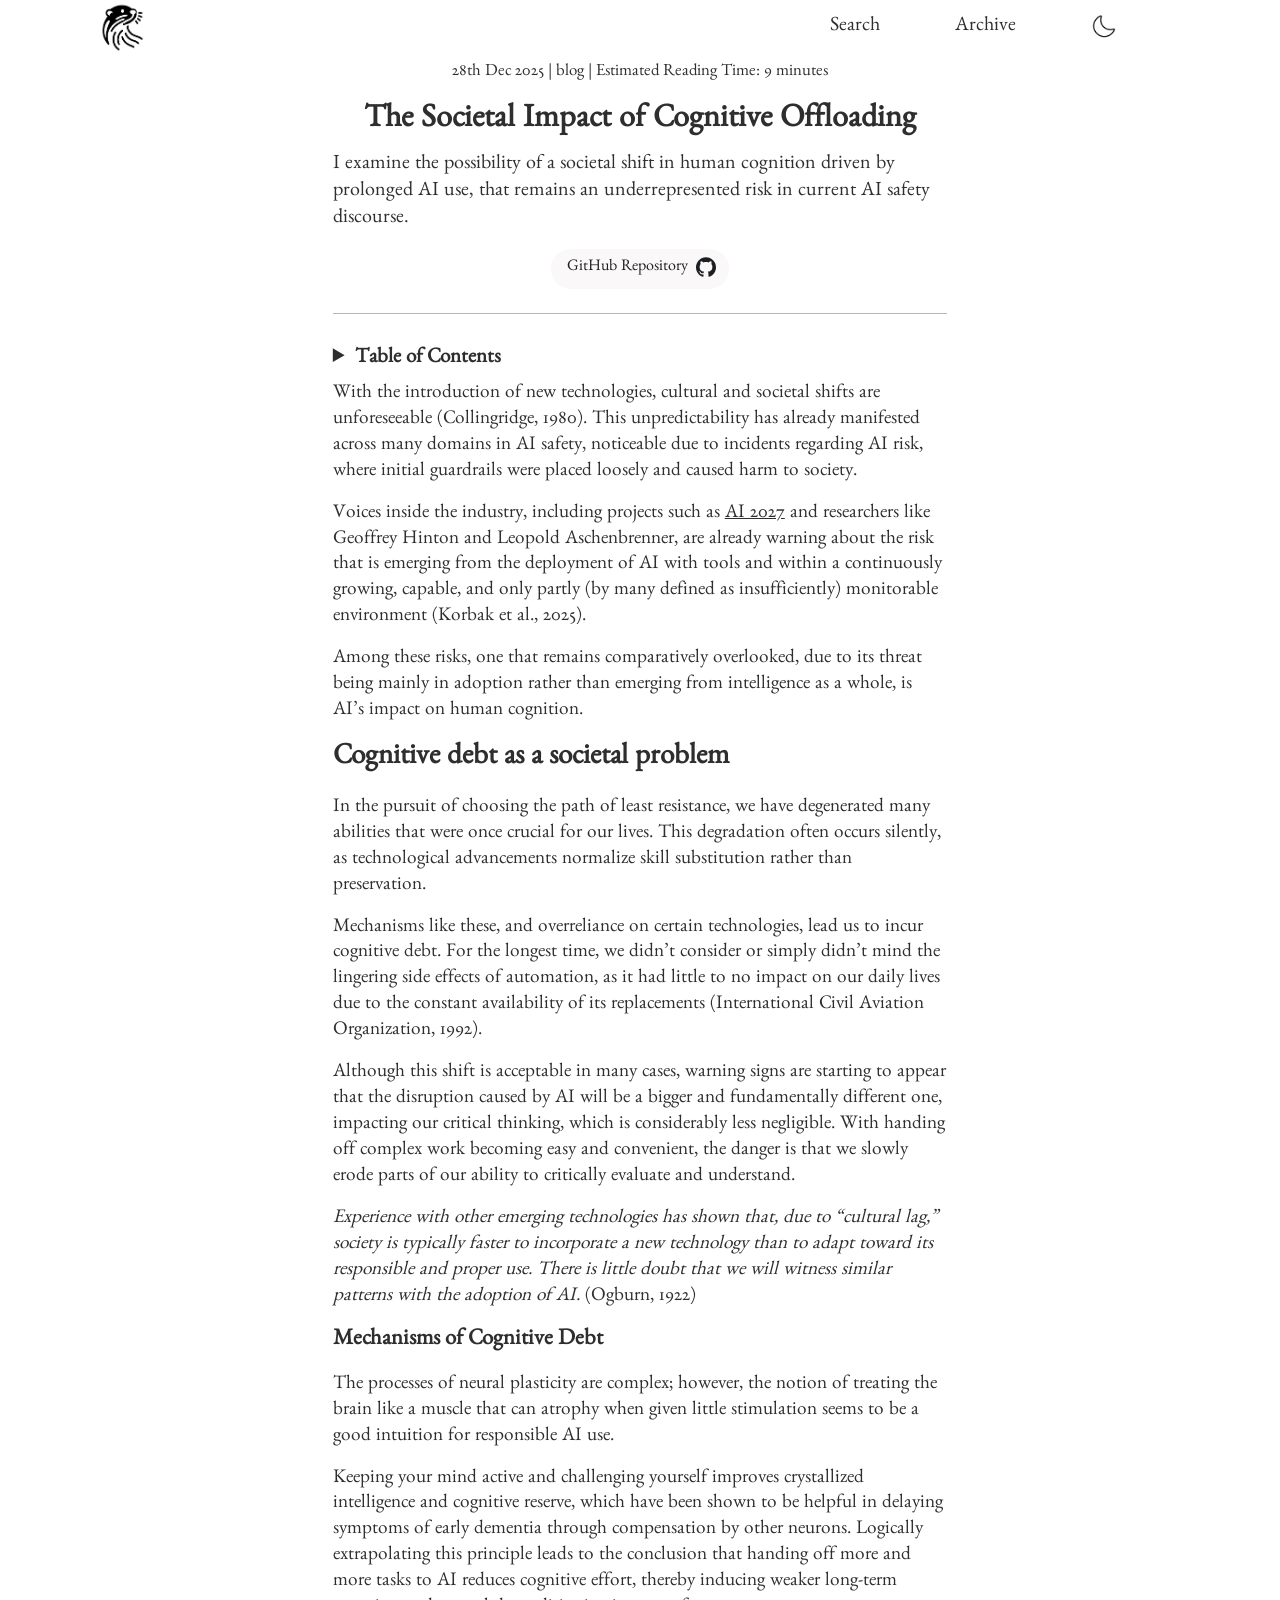
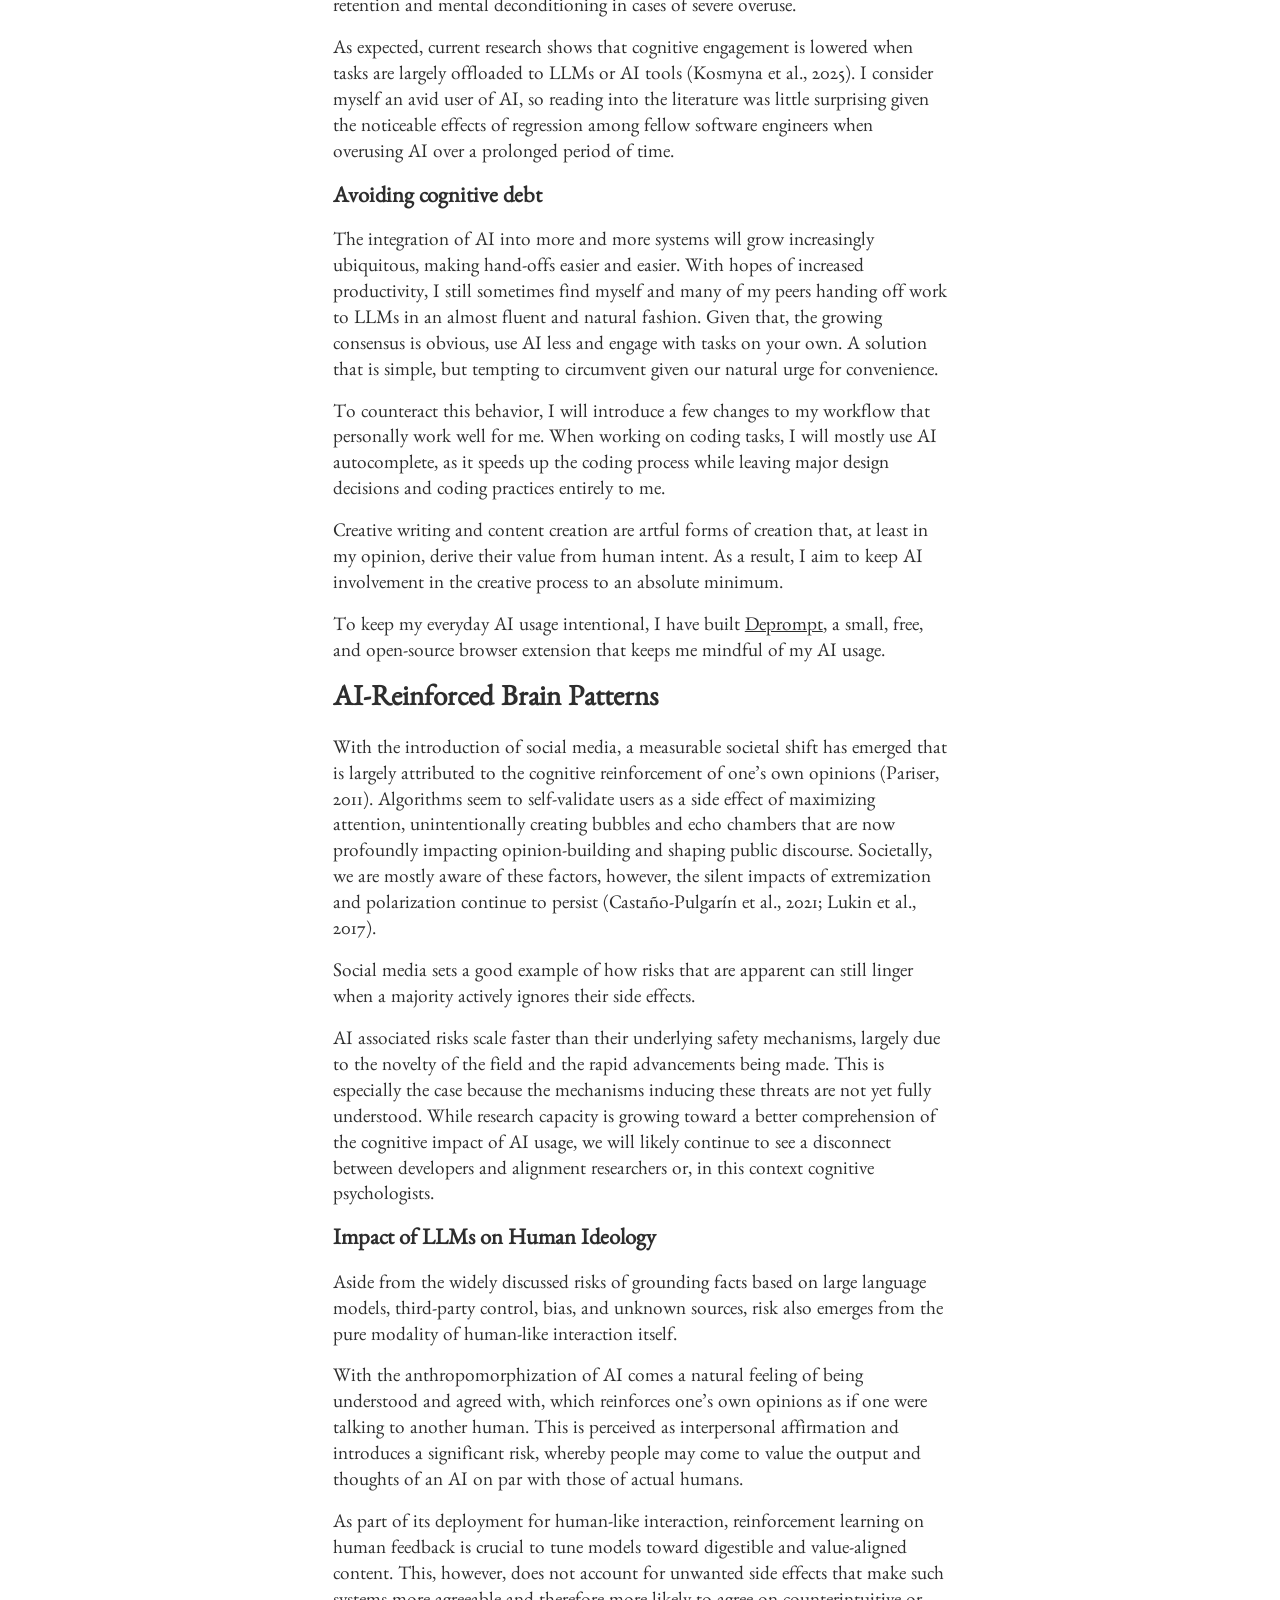
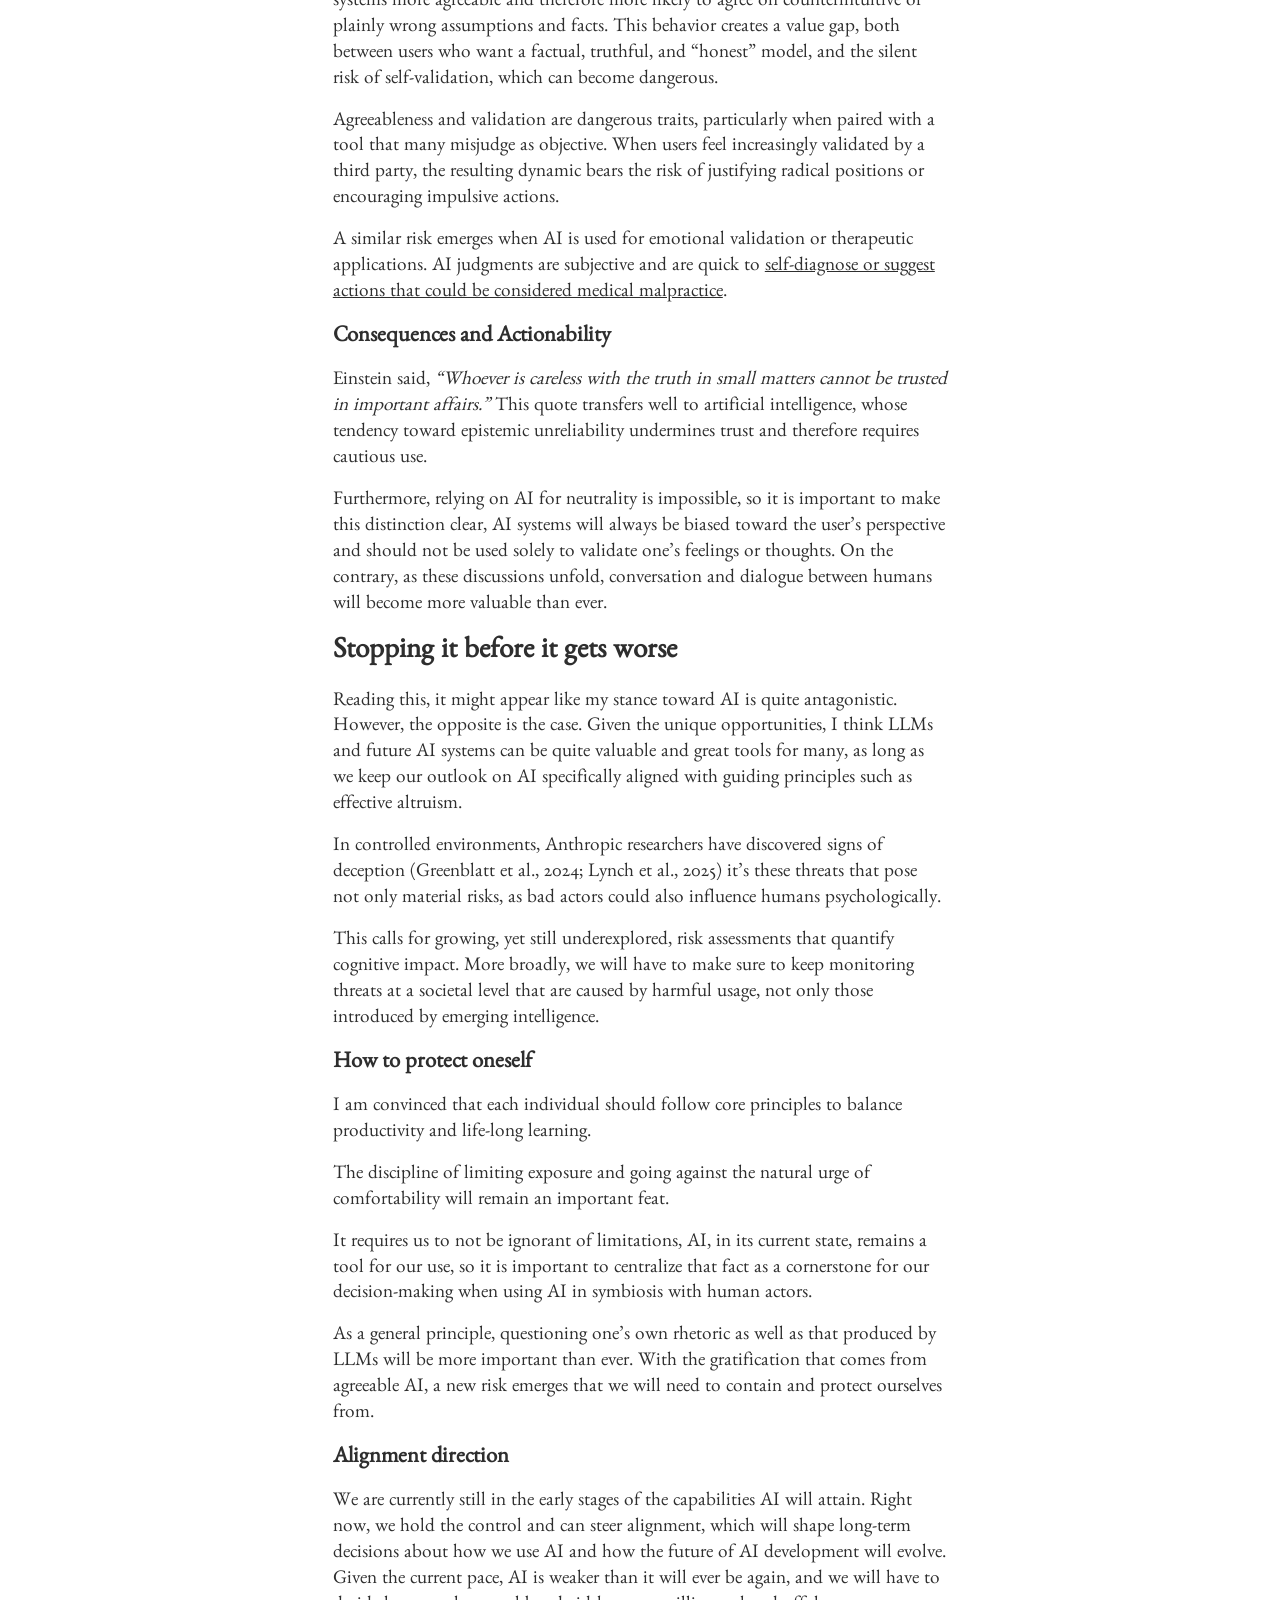
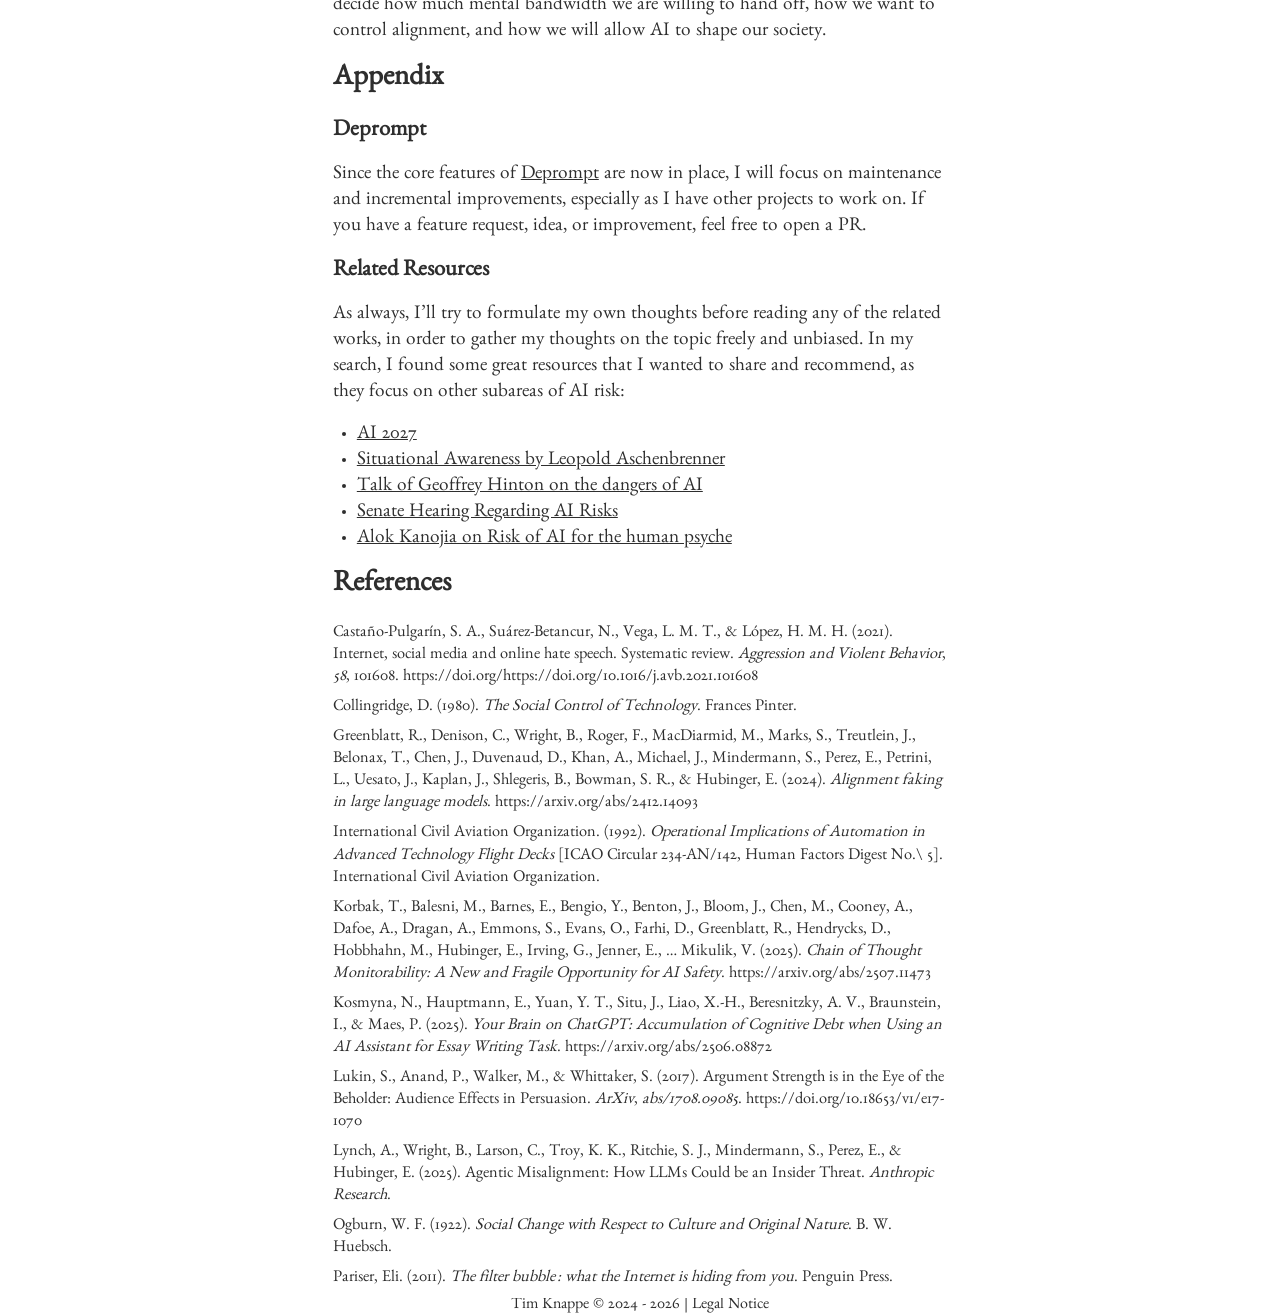
<file: archive/societal-impact-cognitive-offloading/index.html>
<!DOCTYPE html><html lang="en"> <head><link rel="canonical" href="https://timknappe.dev/archive/societal-impact-cognitive-offloading/"><meta charset="UTF-8"><meta name="viewport" content="width=device-width"><link rel="icon" type="image/png" href="/logo-round.png"><meta name="generator" content="Astro v5.16.0"><title>Tim's Page</title><script>
			(() => {
				const storedTheme = localStorage.getItem("theme");
				const prefersDark = window.matchMedia("(prefers-color-scheme: dark)").matches;
				const initialTheme = storedTheme || (prefersDark ? "dark" : "light");
				document.documentElement.classList.add(initialTheme);
				document.documentElement.classList.remove(initialTheme === "dark" ? "light" : "dark");
			})();
		</script><link rel="stylesheet" href="/assets/_slug_.qZoxQIxo.css">
<style>.link-blob{border-radius:999px;width:fit-content;height:40px;display:flex;align-items:center;padding-left:1em;padding-right:1em;text-decoration:none;background-color:var(--quicklink-bg);color:var(--quicklink-text);gap:.3rem}.link-blob:hover{transform:translateY(-1px);box-shadow:0 4px 8px #0000001a;transition:all .1s ease-in-out}.link-blob-icon{width:20px;height:20px;position:relative;top:-.13em}.link-blob-icon-dark,.dark .link-blob-icon-light{display:none}.dark .link-blob-icon-dark{display:block}.link-blob-text{margin-right:2%;text-wrap:nowrap;color:var(--quicklink-text)}@media(max-width:768px){.link-blob{height:35px;font-size:.9rem}.link-blob-icon{width:18px;height:18px}}@media(max-width:480px){.link-blob{height:32px;font-size:.8rem}.link-blob-icon{width:16px;height:16px}}.post-container{display:flex;justify-content:center;width:100%}.mini-details{margin-top:.5rem;margin-bottom:1rem;font-size:1.05em}.blog-content{font-size:1.2em}.blog-content p,h2,h3,h4,h5,h6,ul{margin-bottom:1rem}.blog-content ul{padding-left:1.5rem}.references div{font-size:.85em;margin-bottom:.5rem}.blog-content blockquote{display:block;border-left:4px solid black;padding-left:1rem;margin:1rem 0;font-style:italic;opacity:.9}.post-boundary{width:80%;display:flex;flex-direction:column;align-items:center}.post-upper{width:60%;display:flex;flex-direction:column;align-items:center}.post-title{display:flex;align-items:center;margin-bottom:.5rem}.quick-links{display:flex;width:60%;justify-content:space-evenly;flex-wrap:wrap;margin-bottom:1.5rem}.tldr{margin-bottom:1rem;font-size:1.25em}.blog-content{width:60%}.post-hr{width:100%;margin-bottom:2rem;background-color:var(--font-color);color:var(--font-color);opacity:.35;height:1px}@media(max-width:110ch){.post-boundary{width:95%;border:none}.post-upper,.blog-content{width:100%}.blog-content blockquote{border-left:none;padding-left:0}}@media(max-width:768px){.post-boundary{width:95%}.post-upper,.blog-content{width:100%}.quick-links{width:90%;gap:1rem}}@media(max-width:480px){.post-boundary{width:95%}.quick-links{width:100%;flex-direction:column;align-items:center;gap:.5rem}}
</style></head> <body> <div class="App"> <div class="Navbar" role="navigation"> <a href="/" class="TextLogo"> <img id="theme-logo" src="/assets/logoTransparentBlackFill.9csrFaJy.webp" alt="logo" width="50" height="50" data-light="/assets/logoTransparentBlackFill.9csrFaJy.webp" data-dark="/assets/logoTransparentWhiteFill.CkMYm25J.webp"> </a> <span class="placeholder-span"></span> <div class="links"> <style>astro-island,astro-slot,astro-static-slot{display:contents}</style><script>(()=>{var e=async t=>{await(await t())()};(self.Astro||(self.Astro={})).load=e;window.dispatchEvent(new Event("astro:load"));})();</script><script>(()=>{var A=Object.defineProperty;var g=(i,o,a)=>o in i?A(i,o,{enumerable:!0,configurable:!0,writable:!0,value:a}):i[o]=a;var d=(i,o,a)=>g(i,typeof o!="symbol"?o+"":o,a);{let i={0:t=>m(t),1:t=>a(t),2:t=>new RegExp(t),3:t=>new Date(t),4:t=>new Map(a(t)),5:t=>new Set(a(t)),6:t=>BigInt(t),7:t=>new URL(t),8:t=>new Uint8Array(t),9:t=>new Uint16Array(t),10:t=>new Uint32Array(t),11:t=>1/0*t},o=t=>{let[l,e]=t;return l in i?i[l](e):void 0},a=t=>t.map(o),m=t=>typeof t!="object"||t===null?t:Object.fromEntries(Object.entries(t).map(([l,e])=>[l,o(e)]));class y extends HTMLElement{constructor(){super(...arguments);d(this,"Component");d(this,"hydrator");d(this,"hydrate",async()=>{var b;if(!this.hydrator||!this.isConnected)return;let e=(b=this.parentElement)==null?void 0:b.closest("astro-island[ssr]");if(e){e.addEventListener("astro:hydrate",this.hydrate,{once:!0});return}let c=this.querySelectorAll("astro-slot"),n={},h=this.querySelectorAll("template[data-astro-template]");for(let r of h){let s=r.closest(this.tagName);s!=null&&s.isSameNode(this)&&(n[r.getAttribute("data-astro-template")||"default"]=r.innerHTML,r.remove())}for(let r of c){let s=r.closest(this.tagName);s!=null&&s.isSameNode(this)&&(n[r.getAttribute("name")||"default"]=r.innerHTML)}let p;try{p=this.hasAttribute("props")?m(JSON.parse(this.getAttribute("props"))):{}}catch(r){let s=this.getAttribute("component-url")||"<unknown>",v=this.getAttribute("component-export");throw v&&(s+=` (export ${v})`),console.error(`[hydrate] Error parsing props for component ${s}`,this.getAttribute("props"),r),r}let u;await this.hydrator(this)(this.Component,p,n,{client:this.getAttribute("client")}),this.removeAttribute("ssr"),this.dispatchEvent(new CustomEvent("astro:hydrate"))});d(this,"unmount",()=>{this.isConnected||this.dispatchEvent(new CustomEvent("astro:unmount"))})}disconnectedCallback(){document.removeEventListener("astro:after-swap",this.unmount),document.addEventListener("astro:after-swap",this.unmount,{once:!0})}connectedCallback(){if(!this.hasAttribute("await-children")||document.readyState==="interactive"||document.readyState==="complete")this.childrenConnectedCallback();else{let e=()=>{document.removeEventListener("DOMContentLoaded",e),c.disconnect(),this.childrenConnectedCallback()},c=new MutationObserver(()=>{var n;((n=this.lastChild)==null?void 0:n.nodeType)===Node.COMMENT_NODE&&this.lastChild.nodeValue==="astro:end"&&(this.lastChild.remove(),e())});c.observe(this,{childList:!0}),document.addEventListener("DOMContentLoaded",e)}}async childrenConnectedCallback(){let e=this.getAttribute("before-hydration-url");e&&await import(e),this.start()}async start(){let e=JSON.parse(this.getAttribute("opts")),c=this.getAttribute("client");if(Astro[c]===void 0){window.addEventListener(`astro:${c}`,()=>this.start(),{once:!0});return}try{await Astro[c](async()=>{let n=this.getAttribute("renderer-url"),[h,{default:p}]=await Promise.all([import(this.getAttribute("component-url")),n?import(n):()=>()=>{}]),u=this.getAttribute("component-export")||"default";if(!u.includes("."))this.Component=h[u];else{this.Component=h;for(let f of u.split("."))this.Component=this.Component[f]}return this.hydrator=p,this.hydrate},e,this)}catch(n){console.error(`[astro-island] Error hydrating ${this.getAttribute("component-url")}`,n)}}attributeChangedCallback(){this.hydrate()}}d(y,"observedAttributes",["props"]),customElements.get("astro-island")||customElements.define("astro-island",y)}})();</script><astro-island uid="Z2bdKaq" prefix="r5" component-url="/assets/search.CaVqtv80.js" component-export="Search" renderer-url="/assets/client.BLUn-lwI.js" props="{&quot;entries&quot;:[1,[[0,{&quot;id&quot;:[0,&quot;openai-paperbench.md&quot;],&quot;data&quot;:[0,{&quot;title&quot;:[0,&quot;Working on PaperBench with OpenAI&quot;],&quot;date&quot;:[3,&quot;2025-04-04T00:00:00.000Z&quot;],&quot;type&quot;:[0,&quot;personal highlight&quot;],&quot;description&quot;:[0,&quot;A brief reflection on the development of the PaperBench benchmark in collaboration with OpenAI.&quot;],&quot;tags&quot;:[1,[[0,&quot;paperbench&quot;],[0,&quot;openai&quot;],[0,&quot;AI-for-science&quot;]]],&quot;relatedLinks&quot;:[1,[[0,{&quot;name&quot;:[0,&quot;OpenAI Publication&quot;],&quot;link&quot;:[0,&quot;https://openai.com/index/paperbench/&quot;]}],[0,{&quot;name&quot;:[0,&quot;Algoverse News Publication&quot;],&quot;link&quot;:[0,&quot;https://algoverseairesearch.org/news/paperbench-feature&quot;]}]]]}],&quot;body&quot;:[0,&quot;PaperBench is a benchmark that evaluates whether AI agents can replicate state-of-the-art AI research from scratch. Agents are tasked with reproducing papers, which requires understanding each paper’s contributions, building the codebase, and correctly executing the experiments.\n\nI had the opportunity to contribute to the construction of PaperBench and to work alongside OpenAI during its development.\n\nThank you to everyone involved for the kind collaboration.\n\n_Tim_&quot;],&quot;filePath&quot;:[0,&quot;src/content/posts/openai-paperbench.md&quot;],&quot;digest&quot;:[0,&quot;663c66bb7c63c589&quot;],&quot;rendered&quot;:[0,{&quot;html&quot;:[0,&quot;&lt;p&gt;PaperBench is a benchmark that evaluates whether AI agents can replicate state-of-the-art AI research from scratch. Agents are tasked with reproducing papers, which requires understanding each paper’s contributions, building the codebase, and correctly executing the experiments.&lt;/p&gt;\n&lt;p&gt;I had the opportunity to contribute to the construction of PaperBench and to work alongside OpenAI during its development.&lt;/p&gt;\n&lt;p&gt;Thank you to everyone involved for the kind collaboration.&lt;/p&gt;\n&lt;p&gt;&lt;em&gt;Tim&lt;/em&gt;&lt;/p&gt;&quot;],&quot;metadata&quot;:[0,{&quot;headings&quot;:[1,[]],&quot;localImagePaths&quot;:[1,[]],&quot;remoteImagePaths&quot;:[1,[]],&quot;frontmatter&quot;:[0,{&quot;title&quot;:[0,&quot;Working on PaperBench with OpenAI&quot;],&quot;description&quot;:[0,&quot;A brief reflection on the development of the PaperBench benchmark in collaboration with OpenAI.&quot;],&quot;type&quot;:[0,&quot;personal highlight&quot;],&quot;tags&quot;:[1,[[0,&quot;paperbench&quot;],[0,&quot;openai&quot;],[0,&quot;AI-for-science&quot;]]],&quot;relatedLinks&quot;:[1,[[0,{&quot;name&quot;:[0,&quot;OpenAI Publication&quot;],&quot;link&quot;:[0,&quot;https://openai.com/index/paperbench/&quot;]}],[0,{&quot;name&quot;:[0,&quot;Algoverse News Publication&quot;],&quot;link&quot;:[0,&quot;https://algoverseairesearch.org/news/paperbench-feature&quot;]}]]],&quot;date&quot;:[3,&quot;2025-04-04T00:00:00.000Z&quot;]}],&quot;imagePaths&quot;:[1,[]]}]}],&quot;collection&quot;:[0,&quot;posts&quot;],&quot;slug&quot;:[0,&quot;openai-paperbench&quot;],&quot;render&quot;:[0,null]}],[0,{&quot;id&quot;:[0,&quot;societal-impact-cognitive-offloading.md&quot;],&quot;data&quot;:[0,{&quot;title&quot;:[0,&quot;The Societal Impact of Cognitive Offloading&quot;],&quot;date&quot;:[3,&quot;2025-12-28T00:00:00.000Z&quot;],&quot;type&quot;:[0,&quot;blog&quot;],&quot;description&quot;:[0,&quot;I examine the possibility of a societal shift in human cognition driven by prolonged AI use, that remains an underrepresented risk in current AI safety discourse.&quot;],&quot;tags&quot;:[1,[[0,&quot;psychology&quot;],[0,&quot;societal-shift&quot;],[0,&quot;cognitive-debt&quot;],[0,&quot;sycophancy&quot;],[0,&quot;deprompt&quot;]]],&quot;relatedLinks&quot;:[1,[[0,{&quot;name&quot;:[0,&quot;GitHub Repository&quot;],&quot;link&quot;:[0,&quot;https://github.com/timknappe/deprompt&quot;]}]]]}],&quot;body&quot;:[0,&quot;With the introduction of new technologies, cultural and societal shifts are unforeseeable [@Collingridge1980SocialControl]. This unpredictability has already manifested across many domains in AI safety, noticeable due to incidents regarding AI risk, where initial guardrails were placed loosely and caused harm to society.\n\nVoices inside the industry, including projects such as [AI 2027](https://ai-2027.com/) and researchers like Geoffrey Hinton and Leopold Aschenbrenner, are already warning about the risk that is emerging from the deployment of AI with tools and within a continuously growing, capable, and only partly (by many defined as insufficiently) monitorable environment [@korbak2025chainthoughtmonitorabilitynew].\n\nAmong these risks, one that remains comparatively overlooked, due to its threat being mainly in adoption rather than emerging from intelligence as a whole, is AI’s impact on human cognition.\n\n## Cognitive debt as a societal problem\n\nIn the pursuit of choosing the path of least resistance, we have degenerated many abilities that were once crucial for our lives. This degradation often occurs silently, as technological advancements normalize skill substitution rather than preservation.\n\nMechanisms like these, and overreliance on certain technologies, lead us to incur cognitive debt. For the longest time, we didn’t consider or simply didn’t mind the lingering side effects of automation, as it had little to no impact on our daily lives due to the constant availability of its replacements [@ICAO_1992_OperationalImplicationsAutomation].\n\nAlthough this shift is acceptable in many cases, warning signs are starting to appear that the disruption caused by AI will be a bigger and fundamentally different one, impacting our critical thinking, which is considerably less negligible. With handing off complex work becoming easy and convenient, the danger is that we slowly erode parts of our ability to critically evaluate and understand.\n\n_Experience with other emerging technologies has shown that, due to “cultural lag,” society is typically faster to incorporate a new technology than to adapt toward its responsible and proper use. There is little doubt that we will witness similar patterns with the adoption of AI._ [@Ogburn1922SocialChange]\n\n### Mechanisms of Cognitive Debt\n\nThe processes of neural plasticity are complex; however, the notion of treating the brain like a muscle that can atrophy when given little stimulation seems to be a good intuition for responsible AI use.\n\nKeeping your mind active and challenging yourself improves crystallized intelligence and cognitive reserve, which have been shown to be helpful in delaying symptoms of early dementia through compensation by other neurons. Logically extrapolating this principle leads to the conclusion that handing off more and more tasks to AI reduces cognitive effort, thereby inducing weaker long-term retention and mental deconditioning in cases of severe overuse.\n\nAs expected, current research shows that cognitive engagement is lowered when tasks are largely offloaded to LLMs or AI tools [@kosmyna2025brainchatgptaccumulationcognitive]. I consider myself an avid user of AI, so reading into the literature was little surprising given the noticeable effects of regression among fellow software engineers when overusing AI over a prolonged period of time.\n\n### Avoiding cognitive debt\n\nThe integration of AI into more and more systems will grow increasingly ubiquitous, making hand-offs easier and easier. With hopes of increased productivity, I still sometimes find myself and many of my peers handing off work to LLMs in an almost fluent and natural fashion. Given that, the growing consensus is obvious, use AI less and engage with tasks on your own. A solution that is simple, but tempting to circumvent given our natural urge for convenience.\n\nTo counteract this behavior, I will introduce a few changes to my workflow that personally work well for me. When working on coding tasks, I will mostly use AI autocomplete, as it speeds up the coding process while leaving major design decisions and coding practices entirely to me.\n\nCreative writing and content creation are artful forms of creation that, at least in my opinion, derive their value from human intent. As a result, I aim to keep AI involvement in the creative process to an absolute minimum.\n\nTo keep my everyday AI usage intentional, I have built [Deprompt](https://github.com/timknappe/deprompt), a small, free, and open-source browser extension that keeps me mindful of my AI usage.\n\n## AI-Reinforced Brain Patterns\n\nWith the introduction of social media, a measurable societal shift has emerged that is largely attributed to the cognitive reinforcement of one’s own opinions [@eli2011filter]. Algorithms seem to self-validate users as a side effect of maximizing attention, unintentionally creating bubbles and echo chambers that are now profoundly impacting opinion-building and shaping public discourse. Societally, we are mostly aware of these factors, however, the silent impacts of extremization and polarization continue to persist [@CASTANOPULGARIN2021101608; @Lukin2017Argument].\n\nSocial media sets a good example of how risks that are apparent can still linger when a majority actively ignores their side effects.\n\nAI associated risks scale faster than their underlying safety mechanisms, largely due to the novelty of the field and the rapid advancements being made. This is especially the case because the mechanisms inducing these threats are not yet fully understood. While research capacity is growing toward a better comprehension of the cognitive impact of AI usage, we will likely continue to see a disconnect between developers and alignment researchers or, in this context cognitive psychologists.\n\n### Impact of LLMs on Human Ideology\n\nAside from the widely discussed risks of grounding facts based on large language models, third-party control, bias, and unknown sources, risk also emerges from the pure modality of human-like interaction itself.\n\nWith the anthropomorphization of AI comes a natural feeling of being understood and agreed with, which reinforces one’s own opinions as if one were talking to another human. This is perceived as interpersonal affirmation and introduces a significant risk, whereby people may come to value the output and thoughts of an AI on par with those of actual humans.\n\nAs part of its deployment for human-like interaction, reinforcement learning on human feedback is crucial to tune models toward digestible and value-aligned content. This, however, does not account for unwanted side effects that make such systems more agreeable and therefore more likely to agree on counterintuitive or plainly wrong assumptions and facts. This behavior creates a value gap, both between users who want a factual, truthful, and “honest” model, and the silent risk of self-validation, which can become dangerous.\n\nAgreeableness and validation are dangerous traits, particularly when paired with a tool that many misjudge as objective. When users feel increasingly validated by a third party, the resulting dynamic bears the risk of justifying radical positions or encouraging impulsive actions.\n\nA similar risk emerges when AI is used for emotional validation or therapeutic applications. AI judgments are subjective and are quick to [self-diagnose or suggest actions that could be considered medical malpractice](https://www.independent.co.uk/tech/chatgpt-ai-therapy-chatbot-psychosis-mental-health-b2797487.html).\n\n### Consequences and Actionability\n\nEinstein said, _“Whoever is careless with the truth in small matters cannot be trusted in important affairs.”_ This quote transfers well to artificial intelligence, whose tendency toward epistemic unreliability undermines trust and therefore requires cautious use.\n\nFurthermore, relying on AI for neutrality is impossible, so it is important to make this distinction clear, AI systems will always be biased toward the user’s perspective and should not be used solely to validate one’s feelings or thoughts. On the contrary, as these discussions unfold, conversation and dialogue between humans will become more valuable than ever.\n\n## Stopping it before it gets worse\n\nReading this, it might appear like my stance toward AI is quite antagonistic. However, the opposite is the case. Given the unique opportunities, I think LLMs and future AI systems can be quite valuable and great tools for many, as long as we keep our outlook on AI specifically aligned with guiding principles such as effective altruism.\n\nIn controlled environments, Anthropic researchers have discovered signs of deception [@lynch2025agentic; @greenblatt2024alignmentfakinglargelanguage] it’s these threats that pose not only material risks, as bad actors could also influence humans psychologically.\n\nThis calls for growing, yet still underexplored, risk assessments that quantify cognitive impact. More broadly, we will have to make sure to keep monitoring threats at a societal level that are caused by harmful usage, not only those introduced by emerging intelligence.\n\n### How to protect oneself\n\nI am convinced that each individual should follow core principles to balance productivity and life-long learning.\n\nThe discipline of limiting exposure and going against the natural urge of comfortability will remain an important feat.\n\nIt requires us to not be ignorant of limitations, AI, in its current state, remains a tool for our use, so it is important to centralize that fact as a cornerstone for our decision-making when using AI in symbiosis with human actors.\n\nAs a general principle, questioning one’s own rhetoric as well as that produced by LLMs will be more important than ever. With the gratification that comes from agreeable AI, a new risk emerges that we will need to contain and protect ourselves from.\n\n### Alignment direction\n\nWe are currently still in the early stages of the capabilities AI will attain. Right now, we hold the control and can steer alignment, which will shape long-term decisions about how we use AI and how the future of AI development will evolve. Given the current pace, AI is weaker than it will ever be again, and we will have to decide how much mental bandwidth we are willing to hand off, how we want to control alignment, and how we will allow AI to shape our society.\n\n## Appendix\n\n### Deprompt\n\nSince the core features of [Deprompt](https://github.com/timknappe/deprompt) are now in place, I will focus on maintenance and incremental improvements, especially as I have other projects to work on. If you have a feature request, idea, or improvement, feel free to open a PR.\n\n### Related Resources\n\nAs always, I’ll try to formulate my own thoughts before reading any of the related works, in order to gather my thoughts on the topic freely and unbiased. In my search, I found some great resources that I wanted to share and recommend, as they focus on other subareas of AI risk:\n\n- [AI 2027](https://ai-2027.com/)\n- [Situational Awareness by Leopold Aschenbrenner](https://situational-awareness.ai/)\n- [Talk of Geoffrey Hinton on the dangers of AI](https://www.youtube.com/watch?v=giT0ytynSqg)\n- [Senate Hearing Regarding AI Risks](https://forum.effectivealtruism.org/posts/67zFQT4GeJdgvdFuk/partial-transcript-of-recent-senate-hearing-discussing-ai-x)\n- [Alok Kanojia on Risk of AI for the human psyche](https://www.youtube.com/watch?v=MW6FMgOzklw)\n\n## References&quot;],&quot;filePath&quot;:[0,&quot;src/content/posts/societal-impact-cognitive-offloading.md&quot;],&quot;digest&quot;:[0,&quot;e2dd88105a550347&quot;],&quot;rendered&quot;:[0,{&quot;html&quot;:[0,&quot;&lt;p&gt;With the introduction of new technologies, cultural and societal shifts are unforeseeable &lt;span class=\&quot;\&quot; id=\&quot;citation--collingridge1980socialcontrol--1\&quot;&gt;(Collingridge, 1980)&lt;/span&gt;. This unpredictability has already manifested across many domains in AI safety, noticeable due to incidents regarding AI risk, where initial guardrails were placed loosely and caused harm to society.&lt;/p&gt;\n&lt;p&gt;Voices inside the industry, including projects such as &lt;a href=\&quot;https://ai-2027.com/\&quot;&gt;AI 2027&lt;/a&gt; and researchers like Geoffrey Hinton and Leopold Aschenbrenner, are already warning about the risk that is emerging from the deployment of AI with tools and within a continuously growing, capable, and only partly (by many defined as insufficiently) monitorable environment &lt;span class=\&quot;\&quot; id=\&quot;citation--korbak2025chainthoughtmonitorabilitynew--2\&quot;&gt;(Korbak et al., 2025)&lt;/span&gt;.&lt;/p&gt;\n&lt;p&gt;Among these risks, one that remains comparatively overlooked, due to its threat being mainly in adoption rather than emerging from intelligence as a whole, is AI’s impact on human cognition.&lt;/p&gt;\n&lt;h2 id=\&quot;cognitive-debt-as-a-societal-problem\&quot;&gt;Cognitive debt as a societal problem&lt;/h2&gt;\n&lt;p&gt;In the pursuit of choosing the path of least resistance, we have degenerated many abilities that were once crucial for our lives. This degradation often occurs silently, as technological advancements normalize skill substitution rather than preservation.&lt;/p&gt;\n&lt;p&gt;Mechanisms like these, and overreliance on certain technologies, lead us to incur cognitive debt. For the longest time, we didn’t consider or simply didn’t mind the lingering side effects of automation, as it had little to no impact on our daily lives due to the constant availability of its replacements &lt;span class=\&quot;\&quot; id=\&quot;citation--icao_1992_operationalimplicationsautomation--3\&quot;&gt;(International Civil Aviation Organization, 1992)&lt;/span&gt;.&lt;/p&gt;\n&lt;p&gt;Although this shift is acceptable in many cases, warning signs are starting to appear that the disruption caused by AI will be a bigger and fundamentally different one, impacting our critical thinking, which is considerably less negligible. With handing off complex work becoming easy and convenient, the danger is that we slowly erode parts of our ability to critically evaluate and understand.&lt;/p&gt;\n&lt;p&gt;&lt;em&gt;Experience with other emerging technologies has shown that, due to “cultural lag,” society is typically faster to incorporate a new technology than to adapt toward its responsible and proper use. There is little doubt that we will witness similar patterns with the adoption of AI.&lt;/em&gt; &lt;span class=\&quot;\&quot; id=\&quot;citation--ogburn1922socialchange--4\&quot;&gt;(Ogburn, 1922)&lt;/span&gt;&lt;/p&gt;\n&lt;h3 id=\&quot;mechanisms-of-cognitive-debt\&quot;&gt;Mechanisms of Cognitive Debt&lt;/h3&gt;\n&lt;p&gt;The processes of neural plasticity are complex; however, the notion of treating the brain like a muscle that can atrophy when given little stimulation seems to be a good intuition for responsible AI use.&lt;/p&gt;\n&lt;p&gt;Keeping your mind active and challenging yourself improves crystallized intelligence and cognitive reserve, which have been shown to be helpful in delaying symptoms of early dementia through compensation by other neurons. Logically extrapolating this principle leads to the conclusion that handing off more and more tasks to AI reduces cognitive effort, thereby inducing weaker long-term retention and mental deconditioning in cases of severe overuse.&lt;/p&gt;\n&lt;p&gt;As expected, current research shows that cognitive engagement is lowered when tasks are largely offloaded to LLMs or AI tools &lt;span class=\&quot;\&quot; id=\&quot;citation--kosmyna2025brainchatgptaccumulationcognitive--5\&quot;&gt;(Kosmyna et al., 2025)&lt;/span&gt;. I consider myself an avid user of AI, so reading into the literature was little surprising given the noticeable effects of regression among fellow software engineers when overusing AI over a prolonged period of time.&lt;/p&gt;\n&lt;h3 id=\&quot;avoiding-cognitive-debt\&quot;&gt;Avoiding cognitive debt&lt;/h3&gt;\n&lt;p&gt;The integration of AI into more and more systems will grow increasingly ubiquitous, making hand-offs easier and easier. With hopes of increased productivity, I still sometimes find myself and many of my peers handing off work to LLMs in an almost fluent and natural fashion. Given that, the growing consensus is obvious, use AI less and engage with tasks on your own. A solution that is simple, but tempting to circumvent given our natural urge for convenience.&lt;/p&gt;\n&lt;p&gt;To counteract this behavior, I will introduce a few changes to my workflow that personally work well for me. When working on coding tasks, I will mostly use AI autocomplete, as it speeds up the coding process while leaving major design decisions and coding practices entirely to me.&lt;/p&gt;\n&lt;p&gt;Creative writing and content creation are artful forms of creation that, at least in my opinion, derive their value from human intent. As a result, I aim to keep AI involvement in the creative process to an absolute minimum.&lt;/p&gt;\n&lt;p&gt;To keep my everyday AI usage intentional, I have built &lt;a href=\&quot;https://github.com/timknappe/deprompt\&quot;&gt;Deprompt&lt;/a&gt;, a small, free, and open-source browser extension that keeps me mindful of my AI usage.&lt;/p&gt;\n&lt;h2 id=\&quot;ai-reinforced-brain-patterns\&quot;&gt;AI-Reinforced Brain Patterns&lt;/h2&gt;\n&lt;p&gt;With the introduction of social media, a measurable societal shift has emerged that is largely attributed to the cognitive reinforcement of one’s own opinions &lt;span class=\&quot;\&quot; id=\&quot;citation--eli2011filter--6\&quot;&gt;(Pariser, 2011)&lt;/span&gt;. Algorithms seem to self-validate users as a side effect of maximizing attention, unintentionally creating bubbles and echo chambers that are now profoundly impacting opinion-building and shaping public discourse. Societally, we are mostly aware of these factors, however, the silent impacts of extremization and polarization continue to persist &lt;span class=\&quot;\&quot; id=\&quot;citation--castanopulgarin2021101608--lukin2017argument--7\&quot;&gt;(Castaño-Pulgarín et al., 2021; Lukin et al., 2017)&lt;/span&gt;.&lt;/p&gt;\n&lt;p&gt;Social media sets a good example of how risks that are apparent can still linger when a majority actively ignores their side effects.&lt;/p&gt;\n&lt;p&gt;AI associated risks scale faster than their underlying safety mechanisms, largely due to the novelty of the field and the rapid advancements being made. This is especially the case because the mechanisms inducing these threats are not yet fully understood. While research capacity is growing toward a better comprehension of the cognitive impact of AI usage, we will likely continue to see a disconnect between developers and alignment researchers or, in this context cognitive psychologists.&lt;/p&gt;\n&lt;h3 id=\&quot;impact-of-llms-on-human-ideology\&quot;&gt;Impact of LLMs on Human Ideology&lt;/h3&gt;\n&lt;p&gt;Aside from the widely discussed risks of grounding facts based on large language models, third-party control, bias, and unknown sources, risk also emerges from the pure modality of human-like interaction itself.&lt;/p&gt;\n&lt;p&gt;With the anthropomorphization of AI comes a natural feeling of being understood and agreed with, which reinforces one’s own opinions as if one were talking to another human. This is perceived as interpersonal affirmation and introduces a significant risk, whereby people may come to value the output and thoughts of an AI on par with those of actual humans.&lt;/p&gt;\n&lt;p&gt;As part of its deployment for human-like interaction, reinforcement learning on human feedback is crucial to tune models toward digestible and value-aligned content. This, however, does not account for unwanted side effects that make such systems more agreeable and therefore more likely to agree on counterintuitive or plainly wrong assumptions and facts. This behavior creates a value gap, both between users who want a factual, truthful, and “honest” model, and the silent risk of self-validation, which can become dangerous.&lt;/p&gt;\n&lt;p&gt;Agreeableness and validation are dangerous traits, particularly when paired with a tool that many misjudge as objective. When users feel increasingly validated by a third party, the resulting dynamic bears the risk of justifying radical positions or encouraging impulsive actions.&lt;/p&gt;\n&lt;p&gt;A similar risk emerges when AI is used for emotional validation or therapeutic applications. AI judgments are subjective and are quick to &lt;a href=\&quot;https://www.independent.co.uk/tech/chatgpt-ai-therapy-chatbot-psychosis-mental-health-b2797487.html\&quot;&gt;self-diagnose or suggest actions that could be considered medical malpractice&lt;/a&gt;.&lt;/p&gt;\n&lt;h3 id=\&quot;consequences-and-actionability\&quot;&gt;Consequences and Actionability&lt;/h3&gt;\n&lt;p&gt;Einstein said, &lt;em&gt;“Whoever is careless with the truth in small matters cannot be trusted in important affairs.”&lt;/em&gt; This quote transfers well to artificial intelligence, whose tendency toward epistemic unreliability undermines trust and therefore requires cautious use.&lt;/p&gt;\n&lt;p&gt;Furthermore, relying on AI for neutrality is impossible, so it is important to make this distinction clear, AI systems will always be biased toward the user’s perspective and should not be used solely to validate one’s feelings or thoughts. On the contrary, as these discussions unfold, conversation and dialogue between humans will become more valuable than ever.&lt;/p&gt;\n&lt;h2 id=\&quot;stopping-it-before-it-gets-worse\&quot;&gt;Stopping it before it gets worse&lt;/h2&gt;\n&lt;p&gt;Reading this, it might appear like my stance toward AI is quite antagonistic. However, the opposite is the case. Given the unique opportunities, I think LLMs and future AI systems can be quite valuable and great tools for many, as long as we keep our outlook on AI specifically aligned with guiding principles such as effective altruism.&lt;/p&gt;\n&lt;p&gt;In controlled environments, Anthropic researchers have discovered signs of deception &lt;span class=\&quot;\&quot; id=\&quot;citation--lynch2025agentic--greenblatt2024alignmentfakinglargelanguage--8\&quot;&gt;(Greenblatt et al., 2024; Lynch et al., 2025)&lt;/span&gt; it’s these threats that pose not only material risks, as bad actors could also influence humans psychologically.&lt;/p&gt;\n&lt;p&gt;This calls for growing, yet still underexplored, risk assessments that quantify cognitive impact. More broadly, we will have to make sure to keep monitoring threats at a societal level that are caused by harmful usage, not only those introduced by emerging intelligence.&lt;/p&gt;\n&lt;h3 id=\&quot;how-to-protect-oneself\&quot;&gt;How to protect oneself&lt;/h3&gt;\n&lt;p&gt;I am convinced that each individual should follow core principles to balance productivity and life-long learning.&lt;/p&gt;\n&lt;p&gt;The discipline of limiting exposure and going against the natural urge of comfortability will remain an important feat.&lt;/p&gt;\n&lt;p&gt;It requires us to not be ignorant of limitations, AI, in its current state, remains a tool for our use, so it is important to centralize that fact as a cornerstone for our decision-making when using AI in symbiosis with human actors.&lt;/p&gt;\n&lt;p&gt;As a general principle, questioning one’s own rhetoric as well as that produced by LLMs will be more important than ever. With the gratification that comes from agreeable AI, a new risk emerges that we will need to contain and protect ourselves from.&lt;/p&gt;\n&lt;h3 id=\&quot;alignment-direction\&quot;&gt;Alignment direction&lt;/h3&gt;\n&lt;p&gt;We are currently still in the early stages of the capabilities AI will attain. Right now, we hold the control and can steer alignment, which will shape long-term decisions about how we use AI and how the future of AI development will evolve. Given the current pace, AI is weaker than it will ever be again, and we will have to decide how much mental bandwidth we are willing to hand off, how we want to control alignment, and how we will allow AI to shape our society.&lt;/p&gt;\n&lt;h2 id=\&quot;appendix\&quot;&gt;Appendix&lt;/h2&gt;\n&lt;h3 id=\&quot;deprompt\&quot;&gt;Deprompt&lt;/h3&gt;\n&lt;p&gt;Since the core features of &lt;a href=\&quot;https://github.com/timknappe/deprompt\&quot;&gt;Deprompt&lt;/a&gt; are now in place, I will focus on maintenance and incremental improvements, especially as I have other projects to work on. If you have a feature request, idea, or improvement, feel free to open a PR.&lt;/p&gt;\n&lt;h3 id=\&quot;related-resources\&quot;&gt;Related Resources&lt;/h3&gt;\n&lt;p&gt;As always, I’ll try to formulate my own thoughts before reading any of the related works, in order to gather my thoughts on the topic freely and unbiased. In my search, I found some great resources that I wanted to share and recommend, as they focus on other subareas of AI risk:&lt;/p&gt;\n&lt;ul&gt;\n&lt;li&gt;&lt;a href=\&quot;https://ai-2027.com/\&quot;&gt;AI 2027&lt;/a&gt;&lt;/li&gt;\n&lt;li&gt;&lt;a href=\&quot;https://situational-awareness.ai/\&quot;&gt;Situational Awareness by Leopold Aschenbrenner&lt;/a&gt;&lt;/li&gt;\n&lt;li&gt;&lt;a href=\&quot;https://www.youtube.com/watch?v=giT0ytynSqg\&quot;&gt;Talk of Geoffrey Hinton on the dangers of AI&lt;/a&gt;&lt;/li&gt;\n&lt;li&gt;&lt;a href=\&quot;https://forum.effectivealtruism.org/posts/67zFQT4GeJdgvdFuk/partial-transcript-of-recent-senate-hearing-discussing-ai-x\&quot;&gt;Senate Hearing Regarding AI Risks&lt;/a&gt;&lt;/li&gt;\n&lt;li&gt;&lt;a href=\&quot;https://www.youtube.com/watch?v=MW6FMgOzklw\&quot;&gt;Alok Kanojia on Risk of AI for the human psyche&lt;/a&gt;&lt;/li&gt;\n&lt;/ul&gt;\n&lt;h2 id=\&quot;references\&quot;&gt;References&lt;/h2&gt;&lt;div id=\&quot;refs\&quot; class=\&quot;references csl-bib-body\&quot;&gt;\n  &lt;div class=\&quot;csl-entry\&quot; id=\&quot;bib-castanopulgarin2021101608\&quot;&gt;Castaño-Pulgarín, S. A., Suárez-Betancur, N., Vega, L. M. T., &amp;#x26; López, H. M. H. (2021). Internet, social media and online hate speech. Systematic review. &lt;i&gt;Aggression and Violent Behavior&lt;/i&gt;, &lt;i&gt;58&lt;/i&gt;, 101608. https://doi.org/https://doi.org/10.1016/j.avb.2021.101608&lt;/div&gt;\n  &lt;div class=\&quot;csl-entry\&quot; id=\&quot;bib-collingridge1980socialcontrol\&quot;&gt;Collingridge, D. (1980). &lt;i&gt;The Social Control of Technology&lt;/i&gt;. Frances Pinter.&lt;/div&gt;\n  &lt;div class=\&quot;csl-entry\&quot; id=\&quot;bib-greenblatt2024alignmentfakinglargelanguage\&quot;&gt;Greenblatt, R., Denison, C., Wright, B., Roger, F., MacDiarmid, M., Marks, S., Treutlein, J., Belonax, T., Chen, J., Duvenaud, D., Khan, A., Michael, J., Mindermann, S., Perez, E., Petrini, L., Uesato, J., Kaplan, J., Shlegeris, B., Bowman, S. R., &amp;#x26; Hubinger, E. (2024). &lt;i&gt;Alignment faking in large language models&lt;/i&gt;. https://arxiv.org/abs/2412.14093&lt;/div&gt;\n  &lt;div class=\&quot;csl-entry\&quot; id=\&quot;bib-icao_1992_operationalimplicationsautomation\&quot;&gt;International Civil Aviation Organization. (1992). &lt;i&gt;Operational Implications of Automation in Advanced Technology Flight Decks&lt;/i&gt; [ICAO Circular 234-AN/142, Human Factors Digest No.\\ 5]. International Civil Aviation Organization.&lt;/div&gt;\n  &lt;div class=\&quot;csl-entry\&quot; id=\&quot;bib-korbak2025chainthoughtmonitorabilitynew\&quot;&gt;Korbak, T., Balesni, M., Barnes, E., Bengio, Y., Benton, J., Bloom, J., Chen, M., Cooney, A., Dafoe, A., Dragan, A., Emmons, S., Evans, O., Farhi, D., Greenblatt, R., Hendrycks, D., Hobbhahn, M., Hubinger, E., Irving, G., Jenner, E., … Mikulik, V. (2025). &lt;i&gt;Chain of Thought Monitorability: A New and Fragile Opportunity for AI Safety&lt;/i&gt;. https://arxiv.org/abs/2507.11473&lt;/div&gt;\n  &lt;div class=\&quot;csl-entry\&quot; id=\&quot;bib-kosmyna2025brainchatgptaccumulationcognitive\&quot;&gt;Kosmyna, N., Hauptmann, E., Yuan, Y. T., Situ, J., Liao, X.-H., Beresnitzky, A. V., Braunstein, I., &amp;#x26; Maes, P. (2025). &lt;i&gt;Your Brain on ChatGPT: Accumulation of Cognitive Debt when Using an AI Assistant for Essay Writing Task&lt;/i&gt;. https://arxiv.org/abs/2506.08872&lt;/div&gt;\n  &lt;div class=\&quot;csl-entry\&quot; id=\&quot;bib-lukin2017argument\&quot;&gt;Lukin, S., Anand, P., Walker, M., &amp;#x26; Whittaker, S. (2017). Argument Strength is in the Eye of the Beholder: Audience Effects in Persuasion. &lt;i&gt;ArXiv&lt;/i&gt;, &lt;i&gt;abs/1708.09085&lt;/i&gt;. https://doi.org/10.18653/v1/e17-1070&lt;/div&gt;\n  &lt;div class=\&quot;csl-entry\&quot; id=\&quot;bib-lynch2025agentic\&quot;&gt;Lynch, A., Wright, B., Larson, C., Troy, K. K., Ritchie, S. J., Mindermann, S., Perez, E., &amp;#x26; Hubinger, E. (2025). Agentic Misalignment: How LLMs Could be an Insider Threat. &lt;i&gt;Anthropic Research&lt;/i&gt;.&lt;/div&gt;\n  &lt;div class=\&quot;csl-entry\&quot; id=\&quot;bib-ogburn1922socialchange\&quot;&gt;Ogburn, W. F. (1922). &lt;i&gt;Social Change with Respect to Culture and Original Nature&lt;/i&gt;. B. W. Huebsch.&lt;/div&gt;\n  &lt;div class=\&quot;csl-entry\&quot; id=\&quot;bib-eli2011filter\&quot;&gt;Pariser, Eli. (2011). &lt;i&gt;The filter bubble : what the Internet is hiding from you&lt;/i&gt;. Penguin Press.&lt;/div&gt;\n&lt;/div&gt;&quot;],&quot;metadata&quot;:[0,{&quot;headings&quot;:[1,[[0,{&quot;depth&quot;:[0,2],&quot;slug&quot;:[0,&quot;cognitive-debt-as-a-societal-problem&quot;],&quot;text&quot;:[0,&quot;Cognitive debt as a societal problem&quot;]}],[0,{&quot;depth&quot;:[0,3],&quot;slug&quot;:[0,&quot;mechanisms-of-cognitive-debt&quot;],&quot;text&quot;:[0,&quot;Mechanisms of Cognitive Debt&quot;]}],[0,{&quot;depth&quot;:[0,3],&quot;slug&quot;:[0,&quot;avoiding-cognitive-debt&quot;],&quot;text&quot;:[0,&quot;Avoiding cognitive debt&quot;]}],[0,{&quot;depth&quot;:[0,2],&quot;slug&quot;:[0,&quot;ai-reinforced-brain-patterns&quot;],&quot;text&quot;:[0,&quot;AI-Reinforced Brain Patterns&quot;]}],[0,{&quot;depth&quot;:[0,3],&quot;slug&quot;:[0,&quot;impact-of-llms-on-human-ideology&quot;],&quot;text&quot;:[0,&quot;Impact of LLMs on Human Ideology&quot;]}],[0,{&quot;depth&quot;:[0,3],&quot;slug&quot;:[0,&quot;consequences-and-actionability&quot;],&quot;text&quot;:[0,&quot;Consequences and Actionability&quot;]}],[0,{&quot;depth&quot;:[0,2],&quot;slug&quot;:[0,&quot;stopping-it-before-it-gets-worse&quot;],&quot;text&quot;:[0,&quot;Stopping it before it gets worse&quot;]}],[0,{&quot;depth&quot;:[0,3],&quot;slug&quot;:[0,&quot;how-to-protect-oneself&quot;],&quot;text&quot;:[0,&quot;How to protect oneself&quot;]}],[0,{&quot;depth&quot;:[0,3],&quot;slug&quot;:[0,&quot;alignment-direction&quot;],&quot;text&quot;:[0,&quot;Alignment direction&quot;]}],[0,{&quot;depth&quot;:[0,2],&quot;slug&quot;:[0,&quot;appendix&quot;],&quot;text&quot;:[0,&quot;Appendix&quot;]}],[0,{&quot;depth&quot;:[0,3],&quot;slug&quot;:[0,&quot;deprompt&quot;],&quot;text&quot;:[0,&quot;Deprompt&quot;]}],[0,{&quot;depth&quot;:[0,3],&quot;slug&quot;:[0,&quot;related-resources&quot;],&quot;text&quot;:[0,&quot;Related Resources&quot;]}],[0,{&quot;depth&quot;:[0,2],&quot;slug&quot;:[0,&quot;references&quot;],&quot;text&quot;:[0,&quot;References&quot;]}]]],&quot;localImagePaths&quot;:[1,[]],&quot;remoteImagePaths&quot;:[1,[]],&quot;frontmatter&quot;:[0,{&quot;title&quot;:[0,&quot;The Societal Impact of Cognitive Offloading&quot;],&quot;description&quot;:[0,&quot;I examine the possibility of a societal shift in human cognition driven by prolonged AI use, that remains an underrepresented risk in current AI safety discourse.&quot;],&quot;date&quot;:[3,&quot;2025-12-28T00:00:00.000Z&quot;],&quot;tags&quot;:[1,[[0,&quot;psychology&quot;],[0,&quot;societal-shift&quot;],[0,&quot;cognitive-debt&quot;],[0,&quot;sycophancy&quot;],[0,&quot;deprompt&quot;]]],&quot;relatedLinks&quot;:[1,[[0,{&quot;name&quot;:[0,&quot;GitHub Repository&quot;],&quot;link&quot;:[0,&quot;https://github.com/timknappe/deprompt&quot;]}]]],&quot;type&quot;:[0,&quot;blog&quot;]}],&quot;imagePaths&quot;:[1,[]]}]}],&quot;collection&quot;:[0,&quot;posts&quot;],&quot;slug&quot;:[0,&quot;societal-impact-cognitive-offloading&quot;],&quot;render&quot;:[0,null]}],[0,{&quot;id&quot;:[0,&quot;using-aggregated-health-data.md&quot;],&quot;data&quot;:[0,{&quot;title&quot;:[0,&quot;Using aggregated health data effectively&quot;],&quot;date&quot;:[3,&quot;2023-09-04T00:00:00.000Z&quot;],&quot;type&quot;:[0,&quot;project&quot;],&quot;description&quot;:[0,&quot;Large Language Models are getting better and better at using medical data for diagnosis and treatment. However, they often lack the context of longitudinal medical histories to even be able to accurately assess patients.&quot;],&quot;tags&quot;:[1,[[0,&quot;chronic-illnesses&quot;],[0,&quot;healthcare&quot;],[0,&quot;ai&quot;],[0,&quot;med-tech&quot;]]],&quot;relatedLinks&quot;:[1,[[0,{&quot;name&quot;:[0,&quot;Github Repository&quot;],&quot;link&quot;:[0,&quot;https://github.com/timknappe/medina-app&quot;]}]]]}],&quot;body&quot;:[0,&quot;&gt; Update 2026: With the new technological improvements in AI, I’ve pushed a one-time update to refresh the model selection and tooling for the current AI ecosystem, though similar to before, I won&#39;t continue on this project in the future as I have other things to work on.\n\nIn the first paragraphs of his book \&quot;Building a Second Brain,\&quot; Tiago Forte describes his journey caused by an illness of his throat that severely impacted his daily life to a point where basic human commodities were hard to endure.\n\nAs more and more doctors left him with inconclusive results, he started researching on his own, archiving received information into his own digital information system, searching for and eventually finding therapeutic techniques and practices that allowed him to alleviate his pain and claim back parts of his life.\n\nStories of chronic illnesses with indeterminate diagnoses are common and leave patients unsatisfied and without any proper treatment of the root cause. Meanwhile, more and more success stories on the internet show how LLMs can hint at diagnoses of chronic illnesses that eventually led to finding the cause or encouraged people to visit the ER or get urgent medical care when presented with a preliminary set of symptoms.\n\nRecent improvements in large language models have advanced the capabilities in understanding medical text and also \&quot;diagnosing\&quot; or preliminary screening patients effectively before primary care.[^1]\n\nDespite these improvements, physicians have an innate advantage, that is having a way broader and in-depth understanding due to the prolonged medical history of ongoing screenings and preventive care that is all combined and accessible for the physician to consider when making a diagnosis.\n\nGiven this context, I have built an app centered around integrating medical data across categories into a little tracker. Additionally, a specialized large language model will then be enabled to chat and interact with the user&#39;s history to provide more factually accurate and personal advice.[^2]\n\n[^1]: I want to emphasize that I am not suggesting that LLM diagnoses should be considered to have medical validity; they can however, be helpful for obtaining a preliminary overview of potential causes, getting a second opinion, understanding differential diagnoses, and conducting your own research. In any case, a qualified physician should still be consulted.\n\n[^2]: Since the latest update, I have replaced the Llama 2-based finetune with GPT-OSS-120B, which since has shown to be more effective in health-related benchmarks.&quot;],&quot;filePath&quot;:[0,&quot;src/content/posts/using-aggregated-health-data.md&quot;],&quot;digest&quot;:[0,&quot;47bcd602df502f39&quot;],&quot;rendered&quot;:[0,{&quot;html&quot;:[0,&quot;&lt;blockquote&gt;\n&lt;p&gt;Update 2026: With the new technological improvements in AI, I’ve pushed a one-time update to refresh the model selection and tooling for the current AI ecosystem, though similar to before, I won’t continue on this project in the future as I have other things to work on.&lt;/p&gt;\n&lt;/blockquote&gt;\n&lt;p&gt;In the first paragraphs of his book “Building a Second Brain,” Tiago Forte describes his journey caused by an illness of his throat that severely impacted his daily life to a point where basic human commodities were hard to endure.&lt;/p&gt;\n&lt;p&gt;As more and more doctors left him with inconclusive results, he started researching on his own, archiving received information into his own digital information system, searching for and eventually finding therapeutic techniques and practices that allowed him to alleviate his pain and claim back parts of his life.&lt;/p&gt;\n&lt;p&gt;Stories of chronic illnesses with indeterminate diagnoses are common and leave patients unsatisfied and without any proper treatment of the root cause. Meanwhile, more and more success stories on the internet show how LLMs can hint at diagnoses of chronic illnesses that eventually led to finding the cause or encouraged people to visit the ER or get urgent medical care when presented with a preliminary set of symptoms.&lt;/p&gt;\n&lt;p&gt;Recent improvements in large language models have advanced the capabilities in understanding medical text and also “diagnosing” or preliminary screening patients effectively before primary care.&lt;sup&gt;&lt;a href=\&quot;#user-content-fn-1\&quot; id=\&quot;user-content-fnref-1\&quot; data-footnote-ref=\&quot;\&quot; aria-describedby=\&quot;footnote-label\&quot;&gt;1&lt;/a&gt;&lt;/sup&gt;&lt;/p&gt;\n&lt;p&gt;Despite these improvements, physicians have an innate advantage, that is having a way broader and in-depth understanding due to the prolonged medical history of ongoing screenings and preventive care that is all combined and accessible for the physician to consider when making a diagnosis.&lt;/p&gt;\n&lt;p&gt;Given this context, I have built an app centered around integrating medical data across categories into a little tracker. Additionally, a specialized large language model will then be enabled to chat and interact with the user’s history to provide more factually accurate and personal advice.&lt;sup&gt;&lt;a href=\&quot;#user-content-fn-2\&quot; id=\&quot;user-content-fnref-2\&quot; data-footnote-ref=\&quot;\&quot; aria-describedby=\&quot;footnote-label\&quot;&gt;2&lt;/a&gt;&lt;/sup&gt;&lt;/p&gt;\n&lt;section data-footnotes=\&quot;\&quot; class=\&quot;footnotes\&quot;&gt;&lt;h2 class=\&quot;sr-only\&quot; id=\&quot;footnote-label\&quot;&gt;Footnotes&lt;/h2&gt;\n&lt;ol&gt;\n&lt;li id=\&quot;user-content-fn-1\&quot;&gt;\n&lt;p&gt;I want to emphasize that I am not suggesting that LLM diagnoses should be considered to have medical validity; they can however, be helpful for obtaining a preliminary overview of potential causes, getting a second opinion, understanding differential diagnoses, and conducting your own research. In any case, a qualified physician should still be consulted. &lt;a href=\&quot;#user-content-fnref-1\&quot; data-footnote-backref=\&quot;\&quot; aria-label=\&quot;Back to reference 1\&quot; class=\&quot;data-footnote-backref\&quot;&gt;↩&lt;/a&gt;&lt;/p&gt;\n&lt;/li&gt;\n&lt;li id=\&quot;user-content-fn-2\&quot;&gt;\n&lt;p&gt;Since the latest update, I have replaced the Llama 2-based finetune with GPT-OSS-120B, which since has shown to be more effective in health-related benchmarks. &lt;a href=\&quot;#user-content-fnref-2\&quot; data-footnote-backref=\&quot;\&quot; aria-label=\&quot;Back to reference 2\&quot; class=\&quot;data-footnote-backref\&quot;&gt;↩&lt;/a&gt;&lt;/p&gt;\n&lt;/li&gt;\n&lt;/ol&gt;\n&lt;/section&gt;&quot;],&quot;metadata&quot;:[0,{&quot;headings&quot;:[1,[[0,{&quot;depth&quot;:[0,2],&quot;slug&quot;:[0,&quot;footnote-label&quot;],&quot;text&quot;:[0,&quot;Footnotes&quot;]}]]],&quot;localImagePaths&quot;:[1,[]],&quot;remoteImagePaths&quot;:[1,[]],&quot;frontmatter&quot;:[0,{&quot;title&quot;:[0,&quot;Using aggregated health data effectively&quot;],&quot;description&quot;:[0,&quot;Large Language Models are getting better and better at using medical data for diagnosis and treatment. However, they often lack the context of longitudinal medical histories to even be able to accurately assess patients.&quot;],&quot;type&quot;:[0,&quot;project&quot;],&quot;tags&quot;:[1,[[0,&quot;chronic-illnesses&quot;],[0,&quot;healthcare&quot;],[0,&quot;ai&quot;],[0,&quot;med-tech&quot;]]],&quot;relatedLinks&quot;:[1,[[0,{&quot;name&quot;:[0,&quot;Github Repository&quot;],&quot;link&quot;:[0,&quot;https://github.com/timknappe/medina-app&quot;]}]]],&quot;date&quot;:[3,&quot;2023-09-04T00:00:00.000Z&quot;]}],&quot;imagePaths&quot;:[1,[]]}]}],&quot;collection&quot;:[0,&quot;posts&quot;],&quot;slug&quot;:[0,&quot;using-aggregated-health-data&quot;],&quot;render&quot;:[0,null]}]]]}" ssr client="load" opts="{&quot;name&quot;:&quot;Search&quot;,&quot;value&quot;:true}" await-children><button class="linkElem" type="button">Search</button><!--astro:end--></astro-island> <a class="linkElem" href="/archive">
Archive
</a> <button id="theme-toggle" class="theme-toggle" aria-label="Toggle dark mode" title="Toggle dark mode" type="button"> <img id="theme-toggle-img" src="/assets/dark.B6gpfFig.webp" alt="theme toggle icon" width="24" height="24" data-light="/assets/light.JTcHdCEt.webp" data-dark="/assets/dark.B6gpfFig.webp"> </button> </div> </div> <script type="module">const e=document.getElementById("theme-toggle-img"),l=document.getElementById("theme-toggle"),t=document.getElementById("theme-logo");if(e&&l&&t){const c=e.dataset.light,o=e.dataset.dark,s=t.dataset.light,d=t.dataset.dark;if(c&&o&&s&&d){const m=a=>{a==="dark"?(document.documentElement.classList.add("dark"),document.documentElement.classList.remove("light"),e.src=c,t.src=d):(document.documentElement.classList.add("light"),document.documentElement.classList.remove("dark"),e.src=o,t.src=s)},r=localStorage.getItem("theme")||(window.matchMedia("(prefers-color-scheme: dark)").matches?"dark":"light");m(r),l.addEventListener("click",()=>{const n=document.documentElement.classList.contains("dark")?"light":"dark";localStorage.setItem("theme",n),m(n)})}}</script> <div class="content">  <div class="post-container"> <div class="post-boundary"> <div class="post-upper"> <div class="mini-details"> <p> 28th Dec 2025 |
blog | Estimated Reading Time: 9 minutes </p> </div> <div class="post-title"> <h1>The Societal Impact of Cognitive Offloading</h1> </div> <div class="tldr"> <p>I examine the possibility of a societal shift in human cognition driven by prolonged AI use, that remains an underrepresented risk in current AI safety discourse.</p> </div> <div class="quick-links"> <astro-island uid="1u4ExD" prefix="r2" component-url="/assets/quickLink.LPWniBBl.js" component-export="QuickLink" renderer-url="/assets/client.BLUn-lwI.js" props="{&quot;name&quot;:[0,&quot;GitHub Repository&quot;],&quot;link&quot;:[0,&quot;https://github.com/timknappe/deprompt&quot;]}" ssr client="load" opts="{&quot;name&quot;:&quot;QuickLink&quot;,&quot;value&quot;:true}" await-children><link rel="preload" as="image" href="/assets/githubDark.Dxtjo0ep.svg"/><link rel="preload" as="image" href="/assets/githubLight.DNSTty43.svg"/><a class="link-blob" href="https://github.com/timknappe/deprompt" target="_blank" rel="noopener noreferrer"><p class="link-blob-text">GitHub Repository</p><img class="link-blob-icon link-blob-icon-light" src="/assets/githubDark.Dxtjo0ep.svg" alt=""/><img class="link-blob-icon link-blob-icon-dark" src="/assets/githubLight.DNSTty43.svg" alt=""/></a><!--astro:end--></astro-island> </div> <hr class="post-hr"> <details style="width:100%;max-width:700px;display:flex;align-items:center;flex-direction:column;user-select:none"><summary style="font-size:1.3rem;font-weight:600;margin:0 0 0.5rem 0;cursor:pointer">Table of Contents</summary><ul style="margin-left:0"><li style="margin-left:0;margin-block:0.15rem;line-height:1.2"><a style="font-size:1.1em" href="#cognitive-debt-as-a-societal-problem">Cognitive debt as a societal problem</a><ul style="margin-left:10px"><li style="margin-left:8px;margin-block:0.15rem;line-height:1.2"><a style="font-size:1.1em" href="#mechanisms-of-cognitive-debt">Mechanisms of Cognitive Debt</a></li><li style="margin-left:8px;margin-block:0.15rem;line-height:1.2"><a style="font-size:1.1em" href="#avoiding-cognitive-debt">Avoiding cognitive debt</a></li></ul></li><li style="margin-left:0;margin-block:0.15rem;line-height:1.2"><a style="font-size:1.1em" href="#ai-reinforced-brain-patterns">AI-Reinforced Brain Patterns</a><ul style="margin-left:10px"><li style="margin-left:8px;margin-block:0.15rem;line-height:1.2"><a style="font-size:1.1em" href="#impact-of-llms-on-human-ideology">Impact of LLMs on Human Ideology</a></li><li style="margin-left:8px;margin-block:0.15rem;line-height:1.2"><a style="font-size:1.1em" href="#consequences-and-actionability">Consequences and Actionability</a></li></ul></li><li style="margin-left:0;margin-block:0.15rem;line-height:1.2"><a style="font-size:1.1em" href="#stopping-it-before-it-gets-worse">Stopping it before it gets worse</a><ul style="margin-left:10px"><li style="margin-left:8px;margin-block:0.15rem;line-height:1.2"><a style="font-size:1.1em" href="#how-to-protect-oneself">How to protect oneself</a></li><li style="margin-left:8px;margin-block:0.15rem;line-height:1.2"><a style="font-size:1.1em" href="#alignment-direction">Alignment direction</a></li></ul></li><li style="margin-left:0;margin-block:0.15rem;line-height:1.2"><a style="font-size:1.1em" href="#appendix">Appendix</a><ul style="margin-left:10px"><li style="margin-left:8px;margin-block:0.15rem;line-height:1.2"><a style="font-size:1.1em" href="#deprompt">Deprompt</a></li><li style="margin-left:8px;margin-block:0.15rem;line-height:1.2"><a style="font-size:1.1em" href="#related-resources">Related Resources</a></li></ul></li><li style="margin-left:0;margin-block:0.15rem;line-height:1.2"><a style="font-size:1.1em" href="#references">References</a></li></ul></details> </div> <div class="blog-content">   <p>With the introduction of new technologies, cultural and societal shifts are unforeseeable <span class="" id="citation--collingridge1980socialcontrol--1">(Collingridge, 1980)</span>. This unpredictability has already manifested across many domains in AI safety, noticeable due to incidents regarding AI risk, where initial guardrails were placed loosely and caused harm to society.</p>
<p>Voices inside the industry, including projects such as <a href="https://ai-2027.com/">AI 2027</a> and researchers like Geoffrey Hinton and Leopold Aschenbrenner, are already warning about the risk that is emerging from the deployment of AI with tools and within a continuously growing, capable, and only partly (by many defined as insufficiently) monitorable environment <span class="" id="citation--korbak2025chainthoughtmonitorabilitynew--2">(Korbak et al., 2025)</span>.</p>
<p>Among these risks, one that remains comparatively overlooked, due to its threat being mainly in adoption rather than emerging from intelligence as a whole, is AI’s impact on human cognition.</p>
<h2 id="cognitive-debt-as-a-societal-problem">Cognitive debt as a societal problem</h2>
<p>In the pursuit of choosing the path of least resistance, we have degenerated many abilities that were once crucial for our lives. This degradation often occurs silently, as technological advancements normalize skill substitution rather than preservation.</p>
<p>Mechanisms like these, and overreliance on certain technologies, lead us to incur cognitive debt. For the longest time, we didn’t consider or simply didn’t mind the lingering side effects of automation, as it had little to no impact on our daily lives due to the constant availability of its replacements <span class="" id="citation--icao_1992_operationalimplicationsautomation--3">(International Civil Aviation Organization, 1992)</span>.</p>
<p>Although this shift is acceptable in many cases, warning signs are starting to appear that the disruption caused by AI will be a bigger and fundamentally different one, impacting our critical thinking, which is considerably less negligible. With handing off complex work becoming easy and convenient, the danger is that we slowly erode parts of our ability to critically evaluate and understand.</p>
<p><em>Experience with other emerging technologies has shown that, due to “cultural lag,” society is typically faster to incorporate a new technology than to adapt toward its responsible and proper use. There is little doubt that we will witness similar patterns with the adoption of AI.</em> <span class="" id="citation--ogburn1922socialchange--4">(Ogburn, 1922)</span></p>
<h3 id="mechanisms-of-cognitive-debt">Mechanisms of Cognitive Debt</h3>
<p>The processes of neural plasticity are complex; however, the notion of treating the brain like a muscle that can atrophy when given little stimulation seems to be a good intuition for responsible AI use.</p>
<p>Keeping your mind active and challenging yourself improves crystallized intelligence and cognitive reserve, which have been shown to be helpful in delaying symptoms of early dementia through compensation by other neurons. Logically extrapolating this principle leads to the conclusion that handing off more and more tasks to AI reduces cognitive effort, thereby inducing weaker long-term retention and mental deconditioning in cases of severe overuse.</p>
<p>As expected, current research shows that cognitive engagement is lowered when tasks are largely offloaded to LLMs or AI tools <span class="" id="citation--kosmyna2025brainchatgptaccumulationcognitive--5">(Kosmyna et al., 2025)</span>. I consider myself an avid user of AI, so reading into the literature was little surprising given the noticeable effects of regression among fellow software engineers when overusing AI over a prolonged period of time.</p>
<h3 id="avoiding-cognitive-debt">Avoiding cognitive debt</h3>
<p>The integration of AI into more and more systems will grow increasingly ubiquitous, making hand-offs easier and easier. With hopes of increased productivity, I still sometimes find myself and many of my peers handing off work to LLMs in an almost fluent and natural fashion. Given that, the growing consensus is obvious, use AI less and engage with tasks on your own. A solution that is simple, but tempting to circumvent given our natural urge for convenience.</p>
<p>To counteract this behavior, I will introduce a few changes to my workflow that personally work well for me. When working on coding tasks, I will mostly use AI autocomplete, as it speeds up the coding process while leaving major design decisions and coding practices entirely to me.</p>
<p>Creative writing and content creation are artful forms of creation that, at least in my opinion, derive their value from human intent. As a result, I aim to keep AI involvement in the creative process to an absolute minimum.</p>
<p>To keep my everyday AI usage intentional, I have built <a href="https://github.com/timknappe/deprompt">Deprompt</a>, a small, free, and open-source browser extension that keeps me mindful of my AI usage.</p>
<h2 id="ai-reinforced-brain-patterns">AI-Reinforced Brain Patterns</h2>
<p>With the introduction of social media, a measurable societal shift has emerged that is largely attributed to the cognitive reinforcement of one’s own opinions <span class="" id="citation--eli2011filter--6">(Pariser, 2011)</span>. Algorithms seem to self-validate users as a side effect of maximizing attention, unintentionally creating bubbles and echo chambers that are now profoundly impacting opinion-building and shaping public discourse. Societally, we are mostly aware of these factors, however, the silent impacts of extremization and polarization continue to persist <span class="" id="citation--castanopulgarin2021101608--lukin2017argument--7">(Castaño-Pulgarín et al., 2021; Lukin et al., 2017)</span>.</p>
<p>Social media sets a good example of how risks that are apparent can still linger when a majority actively ignores their side effects.</p>
<p>AI associated risks scale faster than their underlying safety mechanisms, largely due to the novelty of the field and the rapid advancements being made. This is especially the case because the mechanisms inducing these threats are not yet fully understood. While research capacity is growing toward a better comprehension of the cognitive impact of AI usage, we will likely continue to see a disconnect between developers and alignment researchers or, in this context cognitive psychologists.</p>
<h3 id="impact-of-llms-on-human-ideology">Impact of LLMs on Human Ideology</h3>
<p>Aside from the widely discussed risks of grounding facts based on large language models, third-party control, bias, and unknown sources, risk also emerges from the pure modality of human-like interaction itself.</p>
<p>With the anthropomorphization of AI comes a natural feeling of being understood and agreed with, which reinforces one’s own opinions as if one were talking to another human. This is perceived as interpersonal affirmation and introduces a significant risk, whereby people may come to value the output and thoughts of an AI on par with those of actual humans.</p>
<p>As part of its deployment for human-like interaction, reinforcement learning on human feedback is crucial to tune models toward digestible and value-aligned content. This, however, does not account for unwanted side effects that make such systems more agreeable and therefore more likely to agree on counterintuitive or plainly wrong assumptions and facts. This behavior creates a value gap, both between users who want a factual, truthful, and “honest” model, and the silent risk of self-validation, which can become dangerous.</p>
<p>Agreeableness and validation are dangerous traits, particularly when paired with a tool that many misjudge as objective. When users feel increasingly validated by a third party, the resulting dynamic bears the risk of justifying radical positions or encouraging impulsive actions.</p>
<p>A similar risk emerges when AI is used for emotional validation or therapeutic applications. AI judgments are subjective and are quick to <a href="https://www.independent.co.uk/tech/chatgpt-ai-therapy-chatbot-psychosis-mental-health-b2797487.html">self-diagnose or suggest actions that could be considered medical malpractice</a>.</p>
<h3 id="consequences-and-actionability">Consequences and Actionability</h3>
<p>Einstein said, <em>“Whoever is careless with the truth in small matters cannot be trusted in important affairs.”</em> This quote transfers well to artificial intelligence, whose tendency toward epistemic unreliability undermines trust and therefore requires cautious use.</p>
<p>Furthermore, relying on AI for neutrality is impossible, so it is important to make this distinction clear, AI systems will always be biased toward the user’s perspective and should not be used solely to validate one’s feelings or thoughts. On the contrary, as these discussions unfold, conversation and dialogue between humans will become more valuable than ever.</p>
<h2 id="stopping-it-before-it-gets-worse">Stopping it before it gets worse</h2>
<p>Reading this, it might appear like my stance toward AI is quite antagonistic. However, the opposite is the case. Given the unique opportunities, I think LLMs and future AI systems can be quite valuable and great tools for many, as long as we keep our outlook on AI specifically aligned with guiding principles such as effective altruism.</p>
<p>In controlled environments, Anthropic researchers have discovered signs of deception <span class="" id="citation--lynch2025agentic--greenblatt2024alignmentfakinglargelanguage--8">(Greenblatt et al., 2024; Lynch et al., 2025)</span> it’s these threats that pose not only material risks, as bad actors could also influence humans psychologically.</p>
<p>This calls for growing, yet still underexplored, risk assessments that quantify cognitive impact. More broadly, we will have to make sure to keep monitoring threats at a societal level that are caused by harmful usage, not only those introduced by emerging intelligence.</p>
<h3 id="how-to-protect-oneself">How to protect oneself</h3>
<p>I am convinced that each individual should follow core principles to balance productivity and life-long learning.</p>
<p>The discipline of limiting exposure and going against the natural urge of comfortability will remain an important feat.</p>
<p>It requires us to not be ignorant of limitations, AI, in its current state, remains a tool for our use, so it is important to centralize that fact as a cornerstone for our decision-making when using AI in symbiosis with human actors.</p>
<p>As a general principle, questioning one’s own rhetoric as well as that produced by LLMs will be more important than ever. With the gratification that comes from agreeable AI, a new risk emerges that we will need to contain and protect ourselves from.</p>
<h3 id="alignment-direction">Alignment direction</h3>
<p>We are currently still in the early stages of the capabilities AI will attain. Right now, we hold the control and can steer alignment, which will shape long-term decisions about how we use AI and how the future of AI development will evolve. Given the current pace, AI is weaker than it will ever be again, and we will have to decide how much mental bandwidth we are willing to hand off, how we want to control alignment, and how we will allow AI to shape our society.</p>
<h2 id="appendix">Appendix</h2>
<h3 id="deprompt">Deprompt</h3>
<p>Since the core features of <a href="https://github.com/timknappe/deprompt">Deprompt</a> are now in place, I will focus on maintenance and incremental improvements, especially as I have other projects to work on. If you have a feature request, idea, or improvement, feel free to open a PR.</p>
<h3 id="related-resources">Related Resources</h3>
<p>As always, I’ll try to formulate my own thoughts before reading any of the related works, in order to gather my thoughts on the topic freely and unbiased. In my search, I found some great resources that I wanted to share and recommend, as they focus on other subareas of AI risk:</p>
<ul>
<li><a href="https://ai-2027.com/">AI 2027</a></li>
<li><a href="https://situational-awareness.ai/">Situational Awareness by Leopold Aschenbrenner</a></li>
<li><a href="https://www.youtube.com/watch?v=giT0ytynSqg">Talk of Geoffrey Hinton on the dangers of AI</a></li>
<li><a href="https://forum.effectivealtruism.org/posts/67zFQT4GeJdgvdFuk/partial-transcript-of-recent-senate-hearing-discussing-ai-x">Senate Hearing Regarding AI Risks</a></li>
<li><a href="https://www.youtube.com/watch?v=MW6FMgOzklw">Alok Kanojia on Risk of AI for the human psyche</a></li>
</ul>
<h2 id="references">References</h2><div id="refs" class="references csl-bib-body">
  <div class="csl-entry" id="bib-castanopulgarin2021101608">Castaño-Pulgarín, S. A., Suárez-Betancur, N., Vega, L. M. T., &#x26; López, H. M. H. (2021). Internet, social media and online hate speech. Systematic review. <i>Aggression and Violent Behavior</i>, <i>58</i>, 101608. https://doi.org/https://doi.org/10.1016/j.avb.2021.101608</div>
  <div class="csl-entry" id="bib-collingridge1980socialcontrol">Collingridge, D. (1980). <i>The Social Control of Technology</i>. Frances Pinter.</div>
  <div class="csl-entry" id="bib-greenblatt2024alignmentfakinglargelanguage">Greenblatt, R., Denison, C., Wright, B., Roger, F., MacDiarmid, M., Marks, S., Treutlein, J., Belonax, T., Chen, J., Duvenaud, D., Khan, A., Michael, J., Mindermann, S., Perez, E., Petrini, L., Uesato, J., Kaplan, J., Shlegeris, B., Bowman, S. R., &#x26; Hubinger, E. (2024). <i>Alignment faking in large language models</i>. https://arxiv.org/abs/2412.14093</div>
  <div class="csl-entry" id="bib-icao_1992_operationalimplicationsautomation">International Civil Aviation Organization. (1992). <i>Operational Implications of Automation in Advanced Technology Flight Decks</i> [ICAO Circular 234-AN/142, Human Factors Digest No.\ 5]. International Civil Aviation Organization.</div>
  <div class="csl-entry" id="bib-korbak2025chainthoughtmonitorabilitynew">Korbak, T., Balesni, M., Barnes, E., Bengio, Y., Benton, J., Bloom, J., Chen, M., Cooney, A., Dafoe, A., Dragan, A., Emmons, S., Evans, O., Farhi, D., Greenblatt, R., Hendrycks, D., Hobbhahn, M., Hubinger, E., Irving, G., Jenner, E., … Mikulik, V. (2025). <i>Chain of Thought Monitorability: A New and Fragile Opportunity for AI Safety</i>. https://arxiv.org/abs/2507.11473</div>
  <div class="csl-entry" id="bib-kosmyna2025brainchatgptaccumulationcognitive">Kosmyna, N., Hauptmann, E., Yuan, Y. T., Situ, J., Liao, X.-H., Beresnitzky, A. V., Braunstein, I., &#x26; Maes, P. (2025). <i>Your Brain on ChatGPT: Accumulation of Cognitive Debt when Using an AI Assistant for Essay Writing Task</i>. https://arxiv.org/abs/2506.08872</div>
  <div class="csl-entry" id="bib-lukin2017argument">Lukin, S., Anand, P., Walker, M., &#x26; Whittaker, S. (2017). Argument Strength is in the Eye of the Beholder: Audience Effects in Persuasion. <i>ArXiv</i>, <i>abs/1708.09085</i>. https://doi.org/10.18653/v1/e17-1070</div>
  <div class="csl-entry" id="bib-lynch2025agentic">Lynch, A., Wright, B., Larson, C., Troy, K. K., Ritchie, S. J., Mindermann, S., Perez, E., &#x26; Hubinger, E. (2025). Agentic Misalignment: How LLMs Could be an Insider Threat. <i>Anthropic Research</i>.</div>
  <div class="csl-entry" id="bib-ogburn1922socialchange">Ogburn, W. F. (1922). <i>Social Change with Respect to Culture and Original Nature</i>. B. W. Huebsch.</div>
  <div class="csl-entry" id="bib-eli2011filter">Pariser, Eli. (2011). <i>The filter bubble : what the Internet is hiding from you</i>. Penguin Press.</div>
</div>  </div> </div> </div>  </div> <div role="contentinfo" class="footer"> <p>
Tim Knappe © 2024 - <span id="year">2025</span> |
<a style="text-decoration: none;" href="/legal-notice">Legal Notice</a> </p> <script type="module">const e=document.getElementById("year");e&&(e.textContent=new Date().getFullYear().toString());</script> </div> </div> </body></html>
</file>
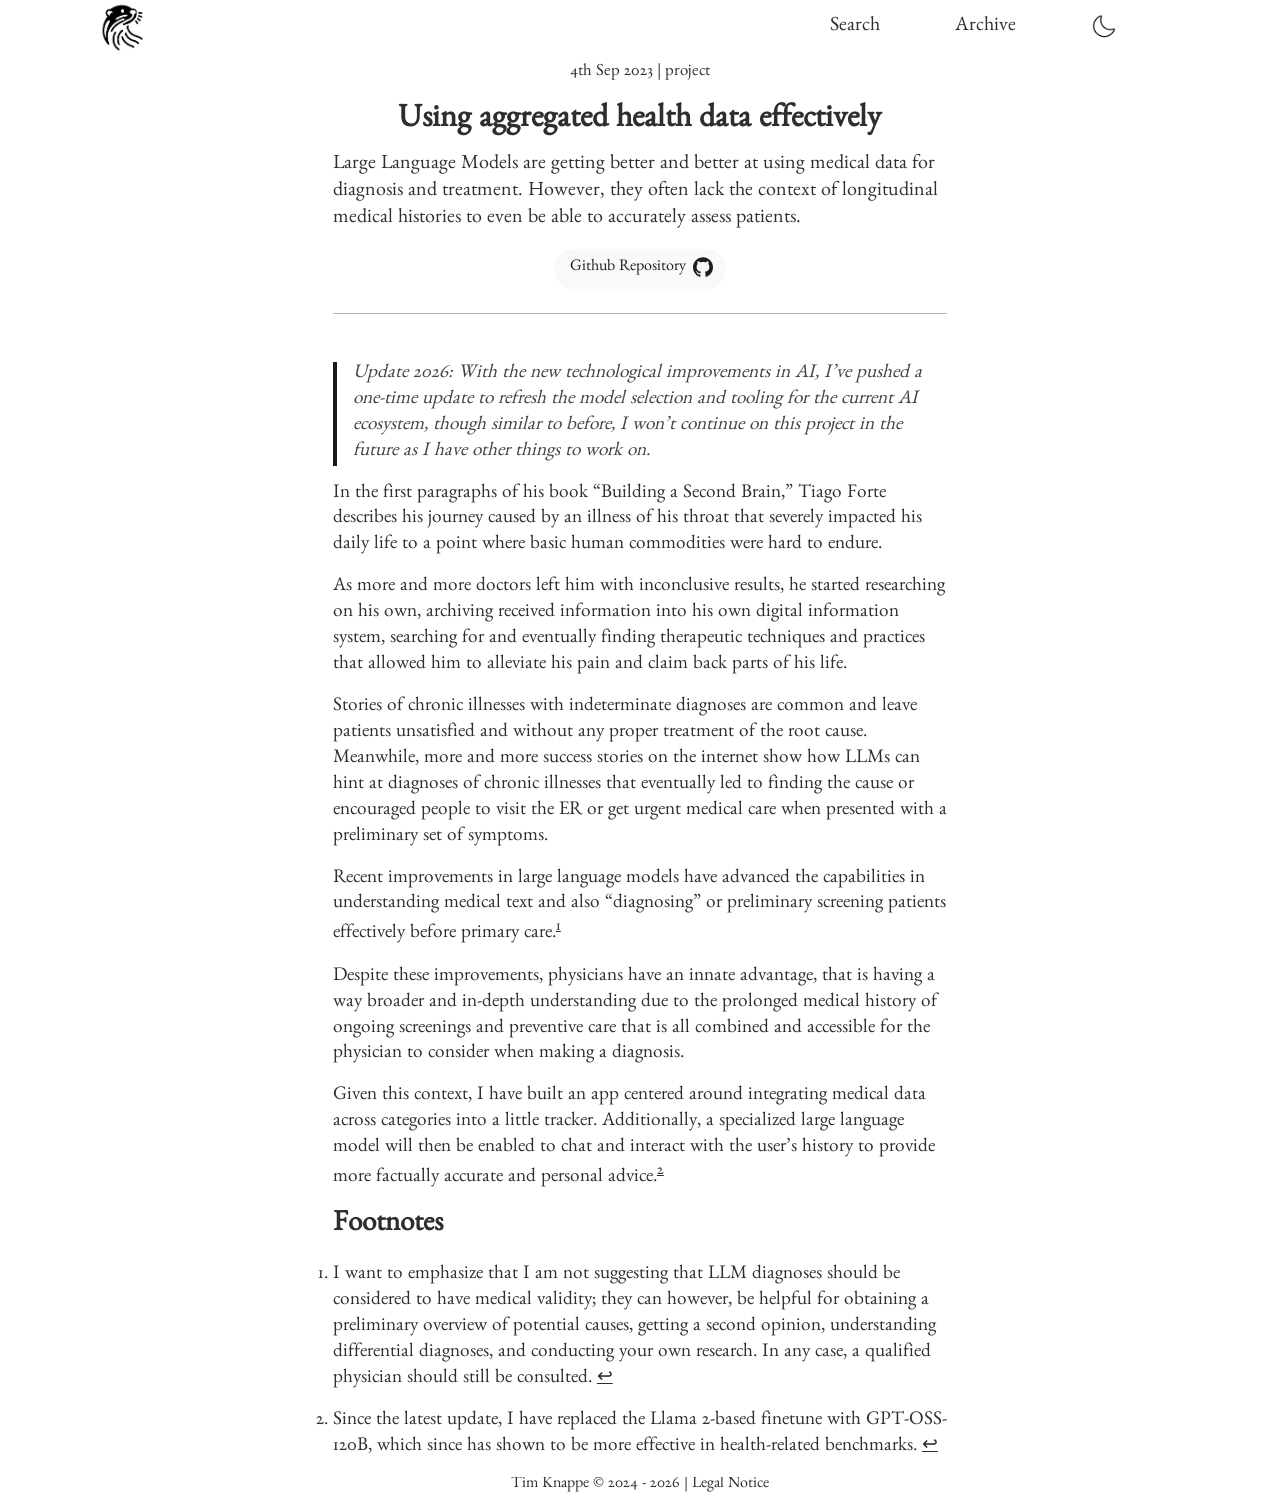
<file: archive/using-aggregated-health-data/index.html>
<!DOCTYPE html><html lang="en"> <head><link rel="canonical" href="https://timknappe.dev/archive/using-aggregated-health-data/"><meta charset="UTF-8"><meta name="viewport" content="width=device-width"><link rel="icon" type="image/png" href="/logo-round.png"><meta name="generator" content="Astro v5.16.0"><title>Tim's Page</title><script>
			(() => {
				const storedTheme = localStorage.getItem("theme");
				const prefersDark = window.matchMedia("(prefers-color-scheme: dark)").matches;
				const initialTheme = storedTheme || (prefersDark ? "dark" : "light");
				document.documentElement.classList.add(initialTheme);
				document.documentElement.classList.remove(initialTheme === "dark" ? "light" : "dark");
			})();
		</script><link rel="stylesheet" href="/assets/_slug_.qZoxQIxo.css">
<style>.link-blob{border-radius:999px;width:fit-content;height:40px;display:flex;align-items:center;padding-left:1em;padding-right:1em;text-decoration:none;background-color:var(--quicklink-bg);color:var(--quicklink-text);gap:.3rem}.link-blob:hover{transform:translateY(-1px);box-shadow:0 4px 8px #0000001a;transition:all .1s ease-in-out}.link-blob-icon{width:20px;height:20px;position:relative;top:-.13em}.link-blob-icon-dark,.dark .link-blob-icon-light{display:none}.dark .link-blob-icon-dark{display:block}.link-blob-text{margin-right:2%;text-wrap:nowrap;color:var(--quicklink-text)}@media(max-width:768px){.link-blob{height:35px;font-size:.9rem}.link-blob-icon{width:18px;height:18px}}@media(max-width:480px){.link-blob{height:32px;font-size:.8rem}.link-blob-icon{width:16px;height:16px}}.post-container{display:flex;justify-content:center;width:100%}.mini-details{margin-top:.5rem;margin-bottom:1rem;font-size:1.05em}.blog-content{font-size:1.2em}.blog-content p,h2,h3,h4,h5,h6,ul{margin-bottom:1rem}.blog-content ul{padding-left:1.5rem}.references div{font-size:.85em;margin-bottom:.5rem}.blog-content blockquote{display:block;border-left:4px solid black;padding-left:1rem;margin:1rem 0;font-style:italic;opacity:.9}.post-boundary{width:80%;display:flex;flex-direction:column;align-items:center}.post-upper{width:60%;display:flex;flex-direction:column;align-items:center}.post-title{display:flex;align-items:center;margin-bottom:.5rem}.quick-links{display:flex;width:60%;justify-content:space-evenly;flex-wrap:wrap;margin-bottom:1.5rem}.tldr{margin-bottom:1rem;font-size:1.25em}.blog-content{width:60%}.post-hr{width:100%;margin-bottom:2rem;background-color:var(--font-color);color:var(--font-color);opacity:.35;height:1px}@media(max-width:110ch){.post-boundary{width:95%;border:none}.post-upper,.blog-content{width:100%}.blog-content blockquote{border-left:none;padding-left:0}}@media(max-width:768px){.post-boundary{width:95%}.post-upper,.blog-content{width:100%}.quick-links{width:90%;gap:1rem}}@media(max-width:480px){.post-boundary{width:95%}.quick-links{width:100%;flex-direction:column;align-items:center;gap:.5rem}}
</style></head> <body> <div class="App"> <div class="Navbar" role="navigation"> <a href="/" class="TextLogo"> <img id="theme-logo" src="/assets/logoTransparentBlackFill.9csrFaJy.webp" alt="logo" width="50" height="50" data-light="/assets/logoTransparentBlackFill.9csrFaJy.webp" data-dark="/assets/logoTransparentWhiteFill.CkMYm25J.webp"> </a> <span class="placeholder-span"></span> <div class="links"> <style>astro-island,astro-slot,astro-static-slot{display:contents}</style><script>(()=>{var e=async t=>{await(await t())()};(self.Astro||(self.Astro={})).load=e;window.dispatchEvent(new Event("astro:load"));})();</script><script>(()=>{var A=Object.defineProperty;var g=(i,o,a)=>o in i?A(i,o,{enumerable:!0,configurable:!0,writable:!0,value:a}):i[o]=a;var d=(i,o,a)=>g(i,typeof o!="symbol"?o+"":o,a);{let i={0:t=>m(t),1:t=>a(t),2:t=>new RegExp(t),3:t=>new Date(t),4:t=>new Map(a(t)),5:t=>new Set(a(t)),6:t=>BigInt(t),7:t=>new URL(t),8:t=>new Uint8Array(t),9:t=>new Uint16Array(t),10:t=>new Uint32Array(t),11:t=>1/0*t},o=t=>{let[l,e]=t;return l in i?i[l](e):void 0},a=t=>t.map(o),m=t=>typeof t!="object"||t===null?t:Object.fromEntries(Object.entries(t).map(([l,e])=>[l,o(e)]));class y extends HTMLElement{constructor(){super(...arguments);d(this,"Component");d(this,"hydrator");d(this,"hydrate",async()=>{var b;if(!this.hydrator||!this.isConnected)return;let e=(b=this.parentElement)==null?void 0:b.closest("astro-island[ssr]");if(e){e.addEventListener("astro:hydrate",this.hydrate,{once:!0});return}let c=this.querySelectorAll("astro-slot"),n={},h=this.querySelectorAll("template[data-astro-template]");for(let r of h){let s=r.closest(this.tagName);s!=null&&s.isSameNode(this)&&(n[r.getAttribute("data-astro-template")||"default"]=r.innerHTML,r.remove())}for(let r of c){let s=r.closest(this.tagName);s!=null&&s.isSameNode(this)&&(n[r.getAttribute("name")||"default"]=r.innerHTML)}let p;try{p=this.hasAttribute("props")?m(JSON.parse(this.getAttribute("props"))):{}}catch(r){let s=this.getAttribute("component-url")||"<unknown>",v=this.getAttribute("component-export");throw v&&(s+=` (export ${v})`),console.error(`[hydrate] Error parsing props for component ${s}`,this.getAttribute("props"),r),r}let u;await this.hydrator(this)(this.Component,p,n,{client:this.getAttribute("client")}),this.removeAttribute("ssr"),this.dispatchEvent(new CustomEvent("astro:hydrate"))});d(this,"unmount",()=>{this.isConnected||this.dispatchEvent(new CustomEvent("astro:unmount"))})}disconnectedCallback(){document.removeEventListener("astro:after-swap",this.unmount),document.addEventListener("astro:after-swap",this.unmount,{once:!0})}connectedCallback(){if(!this.hasAttribute("await-children")||document.readyState==="interactive"||document.readyState==="complete")this.childrenConnectedCallback();else{let e=()=>{document.removeEventListener("DOMContentLoaded",e),c.disconnect(),this.childrenConnectedCallback()},c=new MutationObserver(()=>{var n;((n=this.lastChild)==null?void 0:n.nodeType)===Node.COMMENT_NODE&&this.lastChild.nodeValue==="astro:end"&&(this.lastChild.remove(),e())});c.observe(this,{childList:!0}),document.addEventListener("DOMContentLoaded",e)}}async childrenConnectedCallback(){let e=this.getAttribute("before-hydration-url");e&&await import(e),this.start()}async start(){let e=JSON.parse(this.getAttribute("opts")),c=this.getAttribute("client");if(Astro[c]===void 0){window.addEventListener(`astro:${c}`,()=>this.start(),{once:!0});return}try{await Astro[c](async()=>{let n=this.getAttribute("renderer-url"),[h,{default:p}]=await Promise.all([import(this.getAttribute("component-url")),n?import(n):()=>()=>{}]),u=this.getAttribute("component-export")||"default";if(!u.includes("."))this.Component=h[u];else{this.Component=h;for(let f of u.split("."))this.Component=this.Component[f]}return this.hydrator=p,this.hydrate},e,this)}catch(n){console.error(`[astro-island] Error hydrating ${this.getAttribute("component-url")}`,n)}}attributeChangedCallback(){this.hydrate()}}d(y,"observedAttributes",["props"]),customElements.get("astro-island")||customElements.define("astro-island",y)}})();</script><astro-island uid="Z2bdKaq" prefix="r3" component-url="/assets/search.CaVqtv80.js" component-export="Search" renderer-url="/assets/client.BLUn-lwI.js" props="{&quot;entries&quot;:[1,[[0,{&quot;id&quot;:[0,&quot;openai-paperbench.md&quot;],&quot;data&quot;:[0,{&quot;title&quot;:[0,&quot;Working on PaperBench with OpenAI&quot;],&quot;date&quot;:[3,&quot;2025-04-04T00:00:00.000Z&quot;],&quot;type&quot;:[0,&quot;personal highlight&quot;],&quot;description&quot;:[0,&quot;A brief reflection on the development of the PaperBench benchmark in collaboration with OpenAI.&quot;],&quot;tags&quot;:[1,[[0,&quot;paperbench&quot;],[0,&quot;openai&quot;],[0,&quot;AI-for-science&quot;]]],&quot;relatedLinks&quot;:[1,[[0,{&quot;name&quot;:[0,&quot;OpenAI Publication&quot;],&quot;link&quot;:[0,&quot;https://openai.com/index/paperbench/&quot;]}],[0,{&quot;name&quot;:[0,&quot;Algoverse News Publication&quot;],&quot;link&quot;:[0,&quot;https://algoverseairesearch.org/news/paperbench-feature&quot;]}]]]}],&quot;body&quot;:[0,&quot;PaperBench is a benchmark that evaluates whether AI agents can replicate state-of-the-art AI research from scratch. Agents are tasked with reproducing papers, which requires understanding each paper’s contributions, building the codebase, and correctly executing the experiments.\n\nI had the opportunity to contribute to the construction of PaperBench and to work alongside OpenAI during its development.\n\nThank you to everyone involved for the kind collaboration.\n\n_Tim_&quot;],&quot;filePath&quot;:[0,&quot;src/content/posts/openai-paperbench.md&quot;],&quot;digest&quot;:[0,&quot;663c66bb7c63c589&quot;],&quot;rendered&quot;:[0,{&quot;html&quot;:[0,&quot;&lt;p&gt;PaperBench is a benchmark that evaluates whether AI agents can replicate state-of-the-art AI research from scratch. Agents are tasked with reproducing papers, which requires understanding each paper’s contributions, building the codebase, and correctly executing the experiments.&lt;/p&gt;\n&lt;p&gt;I had the opportunity to contribute to the construction of PaperBench and to work alongside OpenAI during its development.&lt;/p&gt;\n&lt;p&gt;Thank you to everyone involved for the kind collaboration.&lt;/p&gt;\n&lt;p&gt;&lt;em&gt;Tim&lt;/em&gt;&lt;/p&gt;&quot;],&quot;metadata&quot;:[0,{&quot;headings&quot;:[1,[]],&quot;localImagePaths&quot;:[1,[]],&quot;remoteImagePaths&quot;:[1,[]],&quot;frontmatter&quot;:[0,{&quot;title&quot;:[0,&quot;Working on PaperBench with OpenAI&quot;],&quot;description&quot;:[0,&quot;A brief reflection on the development of the PaperBench benchmark in collaboration with OpenAI.&quot;],&quot;type&quot;:[0,&quot;personal highlight&quot;],&quot;tags&quot;:[1,[[0,&quot;paperbench&quot;],[0,&quot;openai&quot;],[0,&quot;AI-for-science&quot;]]],&quot;relatedLinks&quot;:[1,[[0,{&quot;name&quot;:[0,&quot;OpenAI Publication&quot;],&quot;link&quot;:[0,&quot;https://openai.com/index/paperbench/&quot;]}],[0,{&quot;name&quot;:[0,&quot;Algoverse News Publication&quot;],&quot;link&quot;:[0,&quot;https://algoverseairesearch.org/news/paperbench-feature&quot;]}]]],&quot;date&quot;:[3,&quot;2025-04-04T00:00:00.000Z&quot;]}],&quot;imagePaths&quot;:[1,[]]}]}],&quot;collection&quot;:[0,&quot;posts&quot;],&quot;slug&quot;:[0,&quot;openai-paperbench&quot;],&quot;render&quot;:[0,null]}],[0,{&quot;id&quot;:[0,&quot;societal-impact-cognitive-offloading.md&quot;],&quot;data&quot;:[0,{&quot;title&quot;:[0,&quot;The Societal Impact of Cognitive Offloading&quot;],&quot;date&quot;:[3,&quot;2025-12-28T00:00:00.000Z&quot;],&quot;type&quot;:[0,&quot;blog&quot;],&quot;description&quot;:[0,&quot;I examine the possibility of a societal shift in human cognition driven by prolonged AI use, that remains an underrepresented risk in current AI safety discourse.&quot;],&quot;tags&quot;:[1,[[0,&quot;psychology&quot;],[0,&quot;societal-shift&quot;],[0,&quot;cognitive-debt&quot;],[0,&quot;sycophancy&quot;],[0,&quot;deprompt&quot;]]],&quot;relatedLinks&quot;:[1,[[0,{&quot;name&quot;:[0,&quot;GitHub Repository&quot;],&quot;link&quot;:[0,&quot;https://github.com/timknappe/deprompt&quot;]}]]]}],&quot;body&quot;:[0,&quot;With the introduction of new technologies, cultural and societal shifts are unforeseeable [@Collingridge1980SocialControl]. This unpredictability has already manifested across many domains in AI safety, noticeable due to incidents regarding AI risk, where initial guardrails were placed loosely and caused harm to society.\n\nVoices inside the industry, including projects such as [AI 2027](https://ai-2027.com/) and researchers like Geoffrey Hinton and Leopold Aschenbrenner, are already warning about the risk that is emerging from the deployment of AI with tools and within a continuously growing, capable, and only partly (by many defined as insufficiently) monitorable environment [@korbak2025chainthoughtmonitorabilitynew].\n\nAmong these risks, one that remains comparatively overlooked, due to its threat being mainly in adoption rather than emerging from intelligence as a whole, is AI’s impact on human cognition.\n\n## Cognitive debt as a societal problem\n\nIn the pursuit of choosing the path of least resistance, we have degenerated many abilities that were once crucial for our lives. This degradation often occurs silently, as technological advancements normalize skill substitution rather than preservation.\n\nMechanisms like these, and overreliance on certain technologies, lead us to incur cognitive debt. For the longest time, we didn’t consider or simply didn’t mind the lingering side effects of automation, as it had little to no impact on our daily lives due to the constant availability of its replacements [@ICAO_1992_OperationalImplicationsAutomation].\n\nAlthough this shift is acceptable in many cases, warning signs are starting to appear that the disruption caused by AI will be a bigger and fundamentally different one, impacting our critical thinking, which is considerably less negligible. With handing off complex work becoming easy and convenient, the danger is that we slowly erode parts of our ability to critically evaluate and understand.\n\n_Experience with other emerging technologies has shown that, due to “cultural lag,” society is typically faster to incorporate a new technology than to adapt toward its responsible and proper use. There is little doubt that we will witness similar patterns with the adoption of AI._ [@Ogburn1922SocialChange]\n\n### Mechanisms of Cognitive Debt\n\nThe processes of neural plasticity are complex; however, the notion of treating the brain like a muscle that can atrophy when given little stimulation seems to be a good intuition for responsible AI use.\n\nKeeping your mind active and challenging yourself improves crystallized intelligence and cognitive reserve, which have been shown to be helpful in delaying symptoms of early dementia through compensation by other neurons. Logically extrapolating this principle leads to the conclusion that handing off more and more tasks to AI reduces cognitive effort, thereby inducing weaker long-term retention and mental deconditioning in cases of severe overuse.\n\nAs expected, current research shows that cognitive engagement is lowered when tasks are largely offloaded to LLMs or AI tools [@kosmyna2025brainchatgptaccumulationcognitive]. I consider myself an avid user of AI, so reading into the literature was little surprising given the noticeable effects of regression among fellow software engineers when overusing AI over a prolonged period of time.\n\n### Avoiding cognitive debt\n\nThe integration of AI into more and more systems will grow increasingly ubiquitous, making hand-offs easier and easier. With hopes of increased productivity, I still sometimes find myself and many of my peers handing off work to LLMs in an almost fluent and natural fashion. Given that, the growing consensus is obvious, use AI less and engage with tasks on your own. A solution that is simple, but tempting to circumvent given our natural urge for convenience.\n\nTo counteract this behavior, I will introduce a few changes to my workflow that personally work well for me. When working on coding tasks, I will mostly use AI autocomplete, as it speeds up the coding process while leaving major design decisions and coding practices entirely to me.\n\nCreative writing and content creation are artful forms of creation that, at least in my opinion, derive their value from human intent. As a result, I aim to keep AI involvement in the creative process to an absolute minimum.\n\nTo keep my everyday AI usage intentional, I have built [Deprompt](https://github.com/timknappe/deprompt), a small, free, and open-source browser extension that keeps me mindful of my AI usage.\n\n## AI-Reinforced Brain Patterns\n\nWith the introduction of social media, a measurable societal shift has emerged that is largely attributed to the cognitive reinforcement of one’s own opinions [@eli2011filter]. Algorithms seem to self-validate users as a side effect of maximizing attention, unintentionally creating bubbles and echo chambers that are now profoundly impacting opinion-building and shaping public discourse. Societally, we are mostly aware of these factors, however, the silent impacts of extremization and polarization continue to persist [@CASTANOPULGARIN2021101608; @Lukin2017Argument].\n\nSocial media sets a good example of how risks that are apparent can still linger when a majority actively ignores their side effects.\n\nAI associated risks scale faster than their underlying safety mechanisms, largely due to the novelty of the field and the rapid advancements being made. This is especially the case because the mechanisms inducing these threats are not yet fully understood. While research capacity is growing toward a better comprehension of the cognitive impact of AI usage, we will likely continue to see a disconnect between developers and alignment researchers or, in this context cognitive psychologists.\n\n### Impact of LLMs on Human Ideology\n\nAside from the widely discussed risks of grounding facts based on large language models, third-party control, bias, and unknown sources, risk also emerges from the pure modality of human-like interaction itself.\n\nWith the anthropomorphization of AI comes a natural feeling of being understood and agreed with, which reinforces one’s own opinions as if one were talking to another human. This is perceived as interpersonal affirmation and introduces a significant risk, whereby people may come to value the output and thoughts of an AI on par with those of actual humans.\n\nAs part of its deployment for human-like interaction, reinforcement learning on human feedback is crucial to tune models toward digestible and value-aligned content. This, however, does not account for unwanted side effects that make such systems more agreeable and therefore more likely to agree on counterintuitive or plainly wrong assumptions and facts. This behavior creates a value gap, both between users who want a factual, truthful, and “honest” model, and the silent risk of self-validation, which can become dangerous.\n\nAgreeableness and validation are dangerous traits, particularly when paired with a tool that many misjudge as objective. When users feel increasingly validated by a third party, the resulting dynamic bears the risk of justifying radical positions or encouraging impulsive actions.\n\nA similar risk emerges when AI is used for emotional validation or therapeutic applications. AI judgments are subjective and are quick to [self-diagnose or suggest actions that could be considered medical malpractice](https://www.independent.co.uk/tech/chatgpt-ai-therapy-chatbot-psychosis-mental-health-b2797487.html).\n\n### Consequences and Actionability\n\nEinstein said, _“Whoever is careless with the truth in small matters cannot be trusted in important affairs.”_ This quote transfers well to artificial intelligence, whose tendency toward epistemic unreliability undermines trust and therefore requires cautious use.\n\nFurthermore, relying on AI for neutrality is impossible, so it is important to make this distinction clear, AI systems will always be biased toward the user’s perspective and should not be used solely to validate one’s feelings or thoughts. On the contrary, as these discussions unfold, conversation and dialogue between humans will become more valuable than ever.\n\n## Stopping it before it gets worse\n\nReading this, it might appear like my stance toward AI is quite antagonistic. However, the opposite is the case. Given the unique opportunities, I think LLMs and future AI systems can be quite valuable and great tools for many, as long as we keep our outlook on AI specifically aligned with guiding principles such as effective altruism.\n\nIn controlled environments, Anthropic researchers have discovered signs of deception [@lynch2025agentic; @greenblatt2024alignmentfakinglargelanguage] it’s these threats that pose not only material risks, as bad actors could also influence humans psychologically.\n\nThis calls for growing, yet still underexplored, risk assessments that quantify cognitive impact. More broadly, we will have to make sure to keep monitoring threats at a societal level that are caused by harmful usage, not only those introduced by emerging intelligence.\n\n### How to protect oneself\n\nI am convinced that each individual should follow core principles to balance productivity and life-long learning.\n\nThe discipline of limiting exposure and going against the natural urge of comfortability will remain an important feat.\n\nIt requires us to not be ignorant of limitations, AI, in its current state, remains a tool for our use, so it is important to centralize that fact as a cornerstone for our decision-making when using AI in symbiosis with human actors.\n\nAs a general principle, questioning one’s own rhetoric as well as that produced by LLMs will be more important than ever. With the gratification that comes from agreeable AI, a new risk emerges that we will need to contain and protect ourselves from.\n\n### Alignment direction\n\nWe are currently still in the early stages of the capabilities AI will attain. Right now, we hold the control and can steer alignment, which will shape long-term decisions about how we use AI and how the future of AI development will evolve. Given the current pace, AI is weaker than it will ever be again, and we will have to decide how much mental bandwidth we are willing to hand off, how we want to control alignment, and how we will allow AI to shape our society.\n\n## Appendix\n\n### Deprompt\n\nSince the core features of [Deprompt](https://github.com/timknappe/deprompt) are now in place, I will focus on maintenance and incremental improvements, especially as I have other projects to work on. If you have a feature request, idea, or improvement, feel free to open a PR.\n\n### Related Resources\n\nAs always, I’ll try to formulate my own thoughts before reading any of the related works, in order to gather my thoughts on the topic freely and unbiased. In my search, I found some great resources that I wanted to share and recommend, as they focus on other subareas of AI risk:\n\n- [AI 2027](https://ai-2027.com/)\n- [Situational Awareness by Leopold Aschenbrenner](https://situational-awareness.ai/)\n- [Talk of Geoffrey Hinton on the dangers of AI](https://www.youtube.com/watch?v=giT0ytynSqg)\n- [Senate Hearing Regarding AI Risks](https://forum.effectivealtruism.org/posts/67zFQT4GeJdgvdFuk/partial-transcript-of-recent-senate-hearing-discussing-ai-x)\n- [Alok Kanojia on Risk of AI for the human psyche](https://www.youtube.com/watch?v=MW6FMgOzklw)\n\n## References&quot;],&quot;filePath&quot;:[0,&quot;src/content/posts/societal-impact-cognitive-offloading.md&quot;],&quot;digest&quot;:[0,&quot;e2dd88105a550347&quot;],&quot;rendered&quot;:[0,{&quot;html&quot;:[0,&quot;&lt;p&gt;With the introduction of new technologies, cultural and societal shifts are unforeseeable &lt;span class=\&quot;\&quot; id=\&quot;citation--collingridge1980socialcontrol--1\&quot;&gt;(Collingridge, 1980)&lt;/span&gt;. This unpredictability has already manifested across many domains in AI safety, noticeable due to incidents regarding AI risk, where initial guardrails were placed loosely and caused harm to society.&lt;/p&gt;\n&lt;p&gt;Voices inside the industry, including projects such as &lt;a href=\&quot;https://ai-2027.com/\&quot;&gt;AI 2027&lt;/a&gt; and researchers like Geoffrey Hinton and Leopold Aschenbrenner, are already warning about the risk that is emerging from the deployment of AI with tools and within a continuously growing, capable, and only partly (by many defined as insufficiently) monitorable environment &lt;span class=\&quot;\&quot; id=\&quot;citation--korbak2025chainthoughtmonitorabilitynew--2\&quot;&gt;(Korbak et al., 2025)&lt;/span&gt;.&lt;/p&gt;\n&lt;p&gt;Among these risks, one that remains comparatively overlooked, due to its threat being mainly in adoption rather than emerging from intelligence as a whole, is AI’s impact on human cognition.&lt;/p&gt;\n&lt;h2 id=\&quot;cognitive-debt-as-a-societal-problem\&quot;&gt;Cognitive debt as a societal problem&lt;/h2&gt;\n&lt;p&gt;In the pursuit of choosing the path of least resistance, we have degenerated many abilities that were once crucial for our lives. This degradation often occurs silently, as technological advancements normalize skill substitution rather than preservation.&lt;/p&gt;\n&lt;p&gt;Mechanisms like these, and overreliance on certain technologies, lead us to incur cognitive debt. For the longest time, we didn’t consider or simply didn’t mind the lingering side effects of automation, as it had little to no impact on our daily lives due to the constant availability of its replacements &lt;span class=\&quot;\&quot; id=\&quot;citation--icao_1992_operationalimplicationsautomation--3\&quot;&gt;(International Civil Aviation Organization, 1992)&lt;/span&gt;.&lt;/p&gt;\n&lt;p&gt;Although this shift is acceptable in many cases, warning signs are starting to appear that the disruption caused by AI will be a bigger and fundamentally different one, impacting our critical thinking, which is considerably less negligible. With handing off complex work becoming easy and convenient, the danger is that we slowly erode parts of our ability to critically evaluate and understand.&lt;/p&gt;\n&lt;p&gt;&lt;em&gt;Experience with other emerging technologies has shown that, due to “cultural lag,” society is typically faster to incorporate a new technology than to adapt toward its responsible and proper use. There is little doubt that we will witness similar patterns with the adoption of AI.&lt;/em&gt; &lt;span class=\&quot;\&quot; id=\&quot;citation--ogburn1922socialchange--4\&quot;&gt;(Ogburn, 1922)&lt;/span&gt;&lt;/p&gt;\n&lt;h3 id=\&quot;mechanisms-of-cognitive-debt\&quot;&gt;Mechanisms of Cognitive Debt&lt;/h3&gt;\n&lt;p&gt;The processes of neural plasticity are complex; however, the notion of treating the brain like a muscle that can atrophy when given little stimulation seems to be a good intuition for responsible AI use.&lt;/p&gt;\n&lt;p&gt;Keeping your mind active and challenging yourself improves crystallized intelligence and cognitive reserve, which have been shown to be helpful in delaying symptoms of early dementia through compensation by other neurons. Logically extrapolating this principle leads to the conclusion that handing off more and more tasks to AI reduces cognitive effort, thereby inducing weaker long-term retention and mental deconditioning in cases of severe overuse.&lt;/p&gt;\n&lt;p&gt;As expected, current research shows that cognitive engagement is lowered when tasks are largely offloaded to LLMs or AI tools &lt;span class=\&quot;\&quot; id=\&quot;citation--kosmyna2025brainchatgptaccumulationcognitive--5\&quot;&gt;(Kosmyna et al., 2025)&lt;/span&gt;. I consider myself an avid user of AI, so reading into the literature was little surprising given the noticeable effects of regression among fellow software engineers when overusing AI over a prolonged period of time.&lt;/p&gt;\n&lt;h3 id=\&quot;avoiding-cognitive-debt\&quot;&gt;Avoiding cognitive debt&lt;/h3&gt;\n&lt;p&gt;The integration of AI into more and more systems will grow increasingly ubiquitous, making hand-offs easier and easier. With hopes of increased productivity, I still sometimes find myself and many of my peers handing off work to LLMs in an almost fluent and natural fashion. Given that, the growing consensus is obvious, use AI less and engage with tasks on your own. A solution that is simple, but tempting to circumvent given our natural urge for convenience.&lt;/p&gt;\n&lt;p&gt;To counteract this behavior, I will introduce a few changes to my workflow that personally work well for me. When working on coding tasks, I will mostly use AI autocomplete, as it speeds up the coding process while leaving major design decisions and coding practices entirely to me.&lt;/p&gt;\n&lt;p&gt;Creative writing and content creation are artful forms of creation that, at least in my opinion, derive their value from human intent. As a result, I aim to keep AI involvement in the creative process to an absolute minimum.&lt;/p&gt;\n&lt;p&gt;To keep my everyday AI usage intentional, I have built &lt;a href=\&quot;https://github.com/timknappe/deprompt\&quot;&gt;Deprompt&lt;/a&gt;, a small, free, and open-source browser extension that keeps me mindful of my AI usage.&lt;/p&gt;\n&lt;h2 id=\&quot;ai-reinforced-brain-patterns\&quot;&gt;AI-Reinforced Brain Patterns&lt;/h2&gt;\n&lt;p&gt;With the introduction of social media, a measurable societal shift has emerged that is largely attributed to the cognitive reinforcement of one’s own opinions &lt;span class=\&quot;\&quot; id=\&quot;citation--eli2011filter--6\&quot;&gt;(Pariser, 2011)&lt;/span&gt;. Algorithms seem to self-validate users as a side effect of maximizing attention, unintentionally creating bubbles and echo chambers that are now profoundly impacting opinion-building and shaping public discourse. Societally, we are mostly aware of these factors, however, the silent impacts of extremization and polarization continue to persist &lt;span class=\&quot;\&quot; id=\&quot;citation--castanopulgarin2021101608--lukin2017argument--7\&quot;&gt;(Castaño-Pulgarín et al., 2021; Lukin et al., 2017)&lt;/span&gt;.&lt;/p&gt;\n&lt;p&gt;Social media sets a good example of how risks that are apparent can still linger when a majority actively ignores their side effects.&lt;/p&gt;\n&lt;p&gt;AI associated risks scale faster than their underlying safety mechanisms, largely due to the novelty of the field and the rapid advancements being made. This is especially the case because the mechanisms inducing these threats are not yet fully understood. While research capacity is growing toward a better comprehension of the cognitive impact of AI usage, we will likely continue to see a disconnect between developers and alignment researchers or, in this context cognitive psychologists.&lt;/p&gt;\n&lt;h3 id=\&quot;impact-of-llms-on-human-ideology\&quot;&gt;Impact of LLMs on Human Ideology&lt;/h3&gt;\n&lt;p&gt;Aside from the widely discussed risks of grounding facts based on large language models, third-party control, bias, and unknown sources, risk also emerges from the pure modality of human-like interaction itself.&lt;/p&gt;\n&lt;p&gt;With the anthropomorphization of AI comes a natural feeling of being understood and agreed with, which reinforces one’s own opinions as if one were talking to another human. This is perceived as interpersonal affirmation and introduces a significant risk, whereby people may come to value the output and thoughts of an AI on par with those of actual humans.&lt;/p&gt;\n&lt;p&gt;As part of its deployment for human-like interaction, reinforcement learning on human feedback is crucial to tune models toward digestible and value-aligned content. This, however, does not account for unwanted side effects that make such systems more agreeable and therefore more likely to agree on counterintuitive or plainly wrong assumptions and facts. This behavior creates a value gap, both between users who want a factual, truthful, and “honest” model, and the silent risk of self-validation, which can become dangerous.&lt;/p&gt;\n&lt;p&gt;Agreeableness and validation are dangerous traits, particularly when paired with a tool that many misjudge as objective. When users feel increasingly validated by a third party, the resulting dynamic bears the risk of justifying radical positions or encouraging impulsive actions.&lt;/p&gt;\n&lt;p&gt;A similar risk emerges when AI is used for emotional validation or therapeutic applications. AI judgments are subjective and are quick to &lt;a href=\&quot;https://www.independent.co.uk/tech/chatgpt-ai-therapy-chatbot-psychosis-mental-health-b2797487.html\&quot;&gt;self-diagnose or suggest actions that could be considered medical malpractice&lt;/a&gt;.&lt;/p&gt;\n&lt;h3 id=\&quot;consequences-and-actionability\&quot;&gt;Consequences and Actionability&lt;/h3&gt;\n&lt;p&gt;Einstein said, &lt;em&gt;“Whoever is careless with the truth in small matters cannot be trusted in important affairs.”&lt;/em&gt; This quote transfers well to artificial intelligence, whose tendency toward epistemic unreliability undermines trust and therefore requires cautious use.&lt;/p&gt;\n&lt;p&gt;Furthermore, relying on AI for neutrality is impossible, so it is important to make this distinction clear, AI systems will always be biased toward the user’s perspective and should not be used solely to validate one’s feelings or thoughts. On the contrary, as these discussions unfold, conversation and dialogue between humans will become more valuable than ever.&lt;/p&gt;\n&lt;h2 id=\&quot;stopping-it-before-it-gets-worse\&quot;&gt;Stopping it before it gets worse&lt;/h2&gt;\n&lt;p&gt;Reading this, it might appear like my stance toward AI is quite antagonistic. However, the opposite is the case. Given the unique opportunities, I think LLMs and future AI systems can be quite valuable and great tools for many, as long as we keep our outlook on AI specifically aligned with guiding principles such as effective altruism.&lt;/p&gt;\n&lt;p&gt;In controlled environments, Anthropic researchers have discovered signs of deception &lt;span class=\&quot;\&quot; id=\&quot;citation--lynch2025agentic--greenblatt2024alignmentfakinglargelanguage--8\&quot;&gt;(Greenblatt et al., 2024; Lynch et al., 2025)&lt;/span&gt; it’s these threats that pose not only material risks, as bad actors could also influence humans psychologically.&lt;/p&gt;\n&lt;p&gt;This calls for growing, yet still underexplored, risk assessments that quantify cognitive impact. More broadly, we will have to make sure to keep monitoring threats at a societal level that are caused by harmful usage, not only those introduced by emerging intelligence.&lt;/p&gt;\n&lt;h3 id=\&quot;how-to-protect-oneself\&quot;&gt;How to protect oneself&lt;/h3&gt;\n&lt;p&gt;I am convinced that each individual should follow core principles to balance productivity and life-long learning.&lt;/p&gt;\n&lt;p&gt;The discipline of limiting exposure and going against the natural urge of comfortability will remain an important feat.&lt;/p&gt;\n&lt;p&gt;It requires us to not be ignorant of limitations, AI, in its current state, remains a tool for our use, so it is important to centralize that fact as a cornerstone for our decision-making when using AI in symbiosis with human actors.&lt;/p&gt;\n&lt;p&gt;As a general principle, questioning one’s own rhetoric as well as that produced by LLMs will be more important than ever. With the gratification that comes from agreeable AI, a new risk emerges that we will need to contain and protect ourselves from.&lt;/p&gt;\n&lt;h3 id=\&quot;alignment-direction\&quot;&gt;Alignment direction&lt;/h3&gt;\n&lt;p&gt;We are currently still in the early stages of the capabilities AI will attain. Right now, we hold the control and can steer alignment, which will shape long-term decisions about how we use AI and how the future of AI development will evolve. Given the current pace, AI is weaker than it will ever be again, and we will have to decide how much mental bandwidth we are willing to hand off, how we want to control alignment, and how we will allow AI to shape our society.&lt;/p&gt;\n&lt;h2 id=\&quot;appendix\&quot;&gt;Appendix&lt;/h2&gt;\n&lt;h3 id=\&quot;deprompt\&quot;&gt;Deprompt&lt;/h3&gt;\n&lt;p&gt;Since the core features of &lt;a href=\&quot;https://github.com/timknappe/deprompt\&quot;&gt;Deprompt&lt;/a&gt; are now in place, I will focus on maintenance and incremental improvements, especially as I have other projects to work on. If you have a feature request, idea, or improvement, feel free to open a PR.&lt;/p&gt;\n&lt;h3 id=\&quot;related-resources\&quot;&gt;Related Resources&lt;/h3&gt;\n&lt;p&gt;As always, I’ll try to formulate my own thoughts before reading any of the related works, in order to gather my thoughts on the topic freely and unbiased. In my search, I found some great resources that I wanted to share and recommend, as they focus on other subareas of AI risk:&lt;/p&gt;\n&lt;ul&gt;\n&lt;li&gt;&lt;a href=\&quot;https://ai-2027.com/\&quot;&gt;AI 2027&lt;/a&gt;&lt;/li&gt;\n&lt;li&gt;&lt;a href=\&quot;https://situational-awareness.ai/\&quot;&gt;Situational Awareness by Leopold Aschenbrenner&lt;/a&gt;&lt;/li&gt;\n&lt;li&gt;&lt;a href=\&quot;https://www.youtube.com/watch?v=giT0ytynSqg\&quot;&gt;Talk of Geoffrey Hinton on the dangers of AI&lt;/a&gt;&lt;/li&gt;\n&lt;li&gt;&lt;a href=\&quot;https://forum.effectivealtruism.org/posts/67zFQT4GeJdgvdFuk/partial-transcript-of-recent-senate-hearing-discussing-ai-x\&quot;&gt;Senate Hearing Regarding AI Risks&lt;/a&gt;&lt;/li&gt;\n&lt;li&gt;&lt;a href=\&quot;https://www.youtube.com/watch?v=MW6FMgOzklw\&quot;&gt;Alok Kanojia on Risk of AI for the human psyche&lt;/a&gt;&lt;/li&gt;\n&lt;/ul&gt;\n&lt;h2 id=\&quot;references\&quot;&gt;References&lt;/h2&gt;&lt;div id=\&quot;refs\&quot; class=\&quot;references csl-bib-body\&quot;&gt;\n  &lt;div class=\&quot;csl-entry\&quot; id=\&quot;bib-castanopulgarin2021101608\&quot;&gt;Castaño-Pulgarín, S. A., Suárez-Betancur, N., Vega, L. M. T., &amp;#x26; López, H. M. H. (2021). Internet, social media and online hate speech. Systematic review. &lt;i&gt;Aggression and Violent Behavior&lt;/i&gt;, &lt;i&gt;58&lt;/i&gt;, 101608. https://doi.org/https://doi.org/10.1016/j.avb.2021.101608&lt;/div&gt;\n  &lt;div class=\&quot;csl-entry\&quot; id=\&quot;bib-collingridge1980socialcontrol\&quot;&gt;Collingridge, D. (1980). &lt;i&gt;The Social Control of Technology&lt;/i&gt;. Frances Pinter.&lt;/div&gt;\n  &lt;div class=\&quot;csl-entry\&quot; id=\&quot;bib-greenblatt2024alignmentfakinglargelanguage\&quot;&gt;Greenblatt, R., Denison, C., Wright, B., Roger, F., MacDiarmid, M., Marks, S., Treutlein, J., Belonax, T., Chen, J., Duvenaud, D., Khan, A., Michael, J., Mindermann, S., Perez, E., Petrini, L., Uesato, J., Kaplan, J., Shlegeris, B., Bowman, S. R., &amp;#x26; Hubinger, E. (2024). &lt;i&gt;Alignment faking in large language models&lt;/i&gt;. https://arxiv.org/abs/2412.14093&lt;/div&gt;\n  &lt;div class=\&quot;csl-entry\&quot; id=\&quot;bib-icao_1992_operationalimplicationsautomation\&quot;&gt;International Civil Aviation Organization. (1992). &lt;i&gt;Operational Implications of Automation in Advanced Technology Flight Decks&lt;/i&gt; [ICAO Circular 234-AN/142, Human Factors Digest No.\\ 5]. International Civil Aviation Organization.&lt;/div&gt;\n  &lt;div class=\&quot;csl-entry\&quot; id=\&quot;bib-korbak2025chainthoughtmonitorabilitynew\&quot;&gt;Korbak, T., Balesni, M., Barnes, E., Bengio, Y., Benton, J., Bloom, J., Chen, M., Cooney, A., Dafoe, A., Dragan, A., Emmons, S., Evans, O., Farhi, D., Greenblatt, R., Hendrycks, D., Hobbhahn, M., Hubinger, E., Irving, G., Jenner, E., … Mikulik, V. (2025). &lt;i&gt;Chain of Thought Monitorability: A New and Fragile Opportunity for AI Safety&lt;/i&gt;. https://arxiv.org/abs/2507.11473&lt;/div&gt;\n  &lt;div class=\&quot;csl-entry\&quot; id=\&quot;bib-kosmyna2025brainchatgptaccumulationcognitive\&quot;&gt;Kosmyna, N., Hauptmann, E., Yuan, Y. T., Situ, J., Liao, X.-H., Beresnitzky, A. V., Braunstein, I., &amp;#x26; Maes, P. (2025). &lt;i&gt;Your Brain on ChatGPT: Accumulation of Cognitive Debt when Using an AI Assistant for Essay Writing Task&lt;/i&gt;. https://arxiv.org/abs/2506.08872&lt;/div&gt;\n  &lt;div class=\&quot;csl-entry\&quot; id=\&quot;bib-lukin2017argument\&quot;&gt;Lukin, S., Anand, P., Walker, M., &amp;#x26; Whittaker, S. (2017). Argument Strength is in the Eye of the Beholder: Audience Effects in Persuasion. &lt;i&gt;ArXiv&lt;/i&gt;, &lt;i&gt;abs/1708.09085&lt;/i&gt;. https://doi.org/10.18653/v1/e17-1070&lt;/div&gt;\n  &lt;div class=\&quot;csl-entry\&quot; id=\&quot;bib-lynch2025agentic\&quot;&gt;Lynch, A., Wright, B., Larson, C., Troy, K. K., Ritchie, S. J., Mindermann, S., Perez, E., &amp;#x26; Hubinger, E. (2025). Agentic Misalignment: How LLMs Could be an Insider Threat. &lt;i&gt;Anthropic Research&lt;/i&gt;.&lt;/div&gt;\n  &lt;div class=\&quot;csl-entry\&quot; id=\&quot;bib-ogburn1922socialchange\&quot;&gt;Ogburn, W. F. (1922). &lt;i&gt;Social Change with Respect to Culture and Original Nature&lt;/i&gt;. B. W. Huebsch.&lt;/div&gt;\n  &lt;div class=\&quot;csl-entry\&quot; id=\&quot;bib-eli2011filter\&quot;&gt;Pariser, Eli. (2011). &lt;i&gt;The filter bubble : what the Internet is hiding from you&lt;/i&gt;. Penguin Press.&lt;/div&gt;\n&lt;/div&gt;&quot;],&quot;metadata&quot;:[0,{&quot;headings&quot;:[1,[[0,{&quot;depth&quot;:[0,2],&quot;slug&quot;:[0,&quot;cognitive-debt-as-a-societal-problem&quot;],&quot;text&quot;:[0,&quot;Cognitive debt as a societal problem&quot;]}],[0,{&quot;depth&quot;:[0,3],&quot;slug&quot;:[0,&quot;mechanisms-of-cognitive-debt&quot;],&quot;text&quot;:[0,&quot;Mechanisms of Cognitive Debt&quot;]}],[0,{&quot;depth&quot;:[0,3],&quot;slug&quot;:[0,&quot;avoiding-cognitive-debt&quot;],&quot;text&quot;:[0,&quot;Avoiding cognitive debt&quot;]}],[0,{&quot;depth&quot;:[0,2],&quot;slug&quot;:[0,&quot;ai-reinforced-brain-patterns&quot;],&quot;text&quot;:[0,&quot;AI-Reinforced Brain Patterns&quot;]}],[0,{&quot;depth&quot;:[0,3],&quot;slug&quot;:[0,&quot;impact-of-llms-on-human-ideology&quot;],&quot;text&quot;:[0,&quot;Impact of LLMs on Human Ideology&quot;]}],[0,{&quot;depth&quot;:[0,3],&quot;slug&quot;:[0,&quot;consequences-and-actionability&quot;],&quot;text&quot;:[0,&quot;Consequences and Actionability&quot;]}],[0,{&quot;depth&quot;:[0,2],&quot;slug&quot;:[0,&quot;stopping-it-before-it-gets-worse&quot;],&quot;text&quot;:[0,&quot;Stopping it before it gets worse&quot;]}],[0,{&quot;depth&quot;:[0,3],&quot;slug&quot;:[0,&quot;how-to-protect-oneself&quot;],&quot;text&quot;:[0,&quot;How to protect oneself&quot;]}],[0,{&quot;depth&quot;:[0,3],&quot;slug&quot;:[0,&quot;alignment-direction&quot;],&quot;text&quot;:[0,&quot;Alignment direction&quot;]}],[0,{&quot;depth&quot;:[0,2],&quot;slug&quot;:[0,&quot;appendix&quot;],&quot;text&quot;:[0,&quot;Appendix&quot;]}],[0,{&quot;depth&quot;:[0,3],&quot;slug&quot;:[0,&quot;deprompt&quot;],&quot;text&quot;:[0,&quot;Deprompt&quot;]}],[0,{&quot;depth&quot;:[0,3],&quot;slug&quot;:[0,&quot;related-resources&quot;],&quot;text&quot;:[0,&quot;Related Resources&quot;]}],[0,{&quot;depth&quot;:[0,2],&quot;slug&quot;:[0,&quot;references&quot;],&quot;text&quot;:[0,&quot;References&quot;]}]]],&quot;localImagePaths&quot;:[1,[]],&quot;remoteImagePaths&quot;:[1,[]],&quot;frontmatter&quot;:[0,{&quot;title&quot;:[0,&quot;The Societal Impact of Cognitive Offloading&quot;],&quot;description&quot;:[0,&quot;I examine the possibility of a societal shift in human cognition driven by prolonged AI use, that remains an underrepresented risk in current AI safety discourse.&quot;],&quot;date&quot;:[3,&quot;2025-12-28T00:00:00.000Z&quot;],&quot;tags&quot;:[1,[[0,&quot;psychology&quot;],[0,&quot;societal-shift&quot;],[0,&quot;cognitive-debt&quot;],[0,&quot;sycophancy&quot;],[0,&quot;deprompt&quot;]]],&quot;relatedLinks&quot;:[1,[[0,{&quot;name&quot;:[0,&quot;GitHub Repository&quot;],&quot;link&quot;:[0,&quot;https://github.com/timknappe/deprompt&quot;]}]]],&quot;type&quot;:[0,&quot;blog&quot;]}],&quot;imagePaths&quot;:[1,[]]}]}],&quot;collection&quot;:[0,&quot;posts&quot;],&quot;slug&quot;:[0,&quot;societal-impact-cognitive-offloading&quot;],&quot;render&quot;:[0,null]}],[0,{&quot;id&quot;:[0,&quot;using-aggregated-health-data.md&quot;],&quot;data&quot;:[0,{&quot;title&quot;:[0,&quot;Using aggregated health data effectively&quot;],&quot;date&quot;:[3,&quot;2023-09-04T00:00:00.000Z&quot;],&quot;type&quot;:[0,&quot;project&quot;],&quot;description&quot;:[0,&quot;Large Language Models are getting better and better at using medical data for diagnosis and treatment. However, they often lack the context of longitudinal medical histories to even be able to accurately assess patients.&quot;],&quot;tags&quot;:[1,[[0,&quot;chronic-illnesses&quot;],[0,&quot;healthcare&quot;],[0,&quot;ai&quot;],[0,&quot;med-tech&quot;]]],&quot;relatedLinks&quot;:[1,[[0,{&quot;name&quot;:[0,&quot;Github Repository&quot;],&quot;link&quot;:[0,&quot;https://github.com/timknappe/medina-app&quot;]}]]]}],&quot;body&quot;:[0,&quot;&gt; Update 2026: With the new technological improvements in AI, I’ve pushed a one-time update to refresh the model selection and tooling for the current AI ecosystem, though similar to before, I won&#39;t continue on this project in the future as I have other things to work on.\n\nIn the first paragraphs of his book \&quot;Building a Second Brain,\&quot; Tiago Forte describes his journey caused by an illness of his throat that severely impacted his daily life to a point where basic human commodities were hard to endure.\n\nAs more and more doctors left him with inconclusive results, he started researching on his own, archiving received information into his own digital information system, searching for and eventually finding therapeutic techniques and practices that allowed him to alleviate his pain and claim back parts of his life.\n\nStories of chronic illnesses with indeterminate diagnoses are common and leave patients unsatisfied and without any proper treatment of the root cause. Meanwhile, more and more success stories on the internet show how LLMs can hint at diagnoses of chronic illnesses that eventually led to finding the cause or encouraged people to visit the ER or get urgent medical care when presented with a preliminary set of symptoms.\n\nRecent improvements in large language models have advanced the capabilities in understanding medical text and also \&quot;diagnosing\&quot; or preliminary screening patients effectively before primary care.[^1]\n\nDespite these improvements, physicians have an innate advantage, that is having a way broader and in-depth understanding due to the prolonged medical history of ongoing screenings and preventive care that is all combined and accessible for the physician to consider when making a diagnosis.\n\nGiven this context, I have built an app centered around integrating medical data across categories into a little tracker. Additionally, a specialized large language model will then be enabled to chat and interact with the user&#39;s history to provide more factually accurate and personal advice.[^2]\n\n[^1]: I want to emphasize that I am not suggesting that LLM diagnoses should be considered to have medical validity; they can however, be helpful for obtaining a preliminary overview of potential causes, getting a second opinion, understanding differential diagnoses, and conducting your own research. In any case, a qualified physician should still be consulted.\n\n[^2]: Since the latest update, I have replaced the Llama 2-based finetune with GPT-OSS-120B, which since has shown to be more effective in health-related benchmarks.&quot;],&quot;filePath&quot;:[0,&quot;src/content/posts/using-aggregated-health-data.md&quot;],&quot;digest&quot;:[0,&quot;47bcd602df502f39&quot;],&quot;rendered&quot;:[0,{&quot;html&quot;:[0,&quot;&lt;blockquote&gt;\n&lt;p&gt;Update 2026: With the new technological improvements in AI, I’ve pushed a one-time update to refresh the model selection and tooling for the current AI ecosystem, though similar to before, I won’t continue on this project in the future as I have other things to work on.&lt;/p&gt;\n&lt;/blockquote&gt;\n&lt;p&gt;In the first paragraphs of his book “Building a Second Brain,” Tiago Forte describes his journey caused by an illness of his throat that severely impacted his daily life to a point where basic human commodities were hard to endure.&lt;/p&gt;\n&lt;p&gt;As more and more doctors left him with inconclusive results, he started researching on his own, archiving received information into his own digital information system, searching for and eventually finding therapeutic techniques and practices that allowed him to alleviate his pain and claim back parts of his life.&lt;/p&gt;\n&lt;p&gt;Stories of chronic illnesses with indeterminate diagnoses are common and leave patients unsatisfied and without any proper treatment of the root cause. Meanwhile, more and more success stories on the internet show how LLMs can hint at diagnoses of chronic illnesses that eventually led to finding the cause or encouraged people to visit the ER or get urgent medical care when presented with a preliminary set of symptoms.&lt;/p&gt;\n&lt;p&gt;Recent improvements in large language models have advanced the capabilities in understanding medical text and also “diagnosing” or preliminary screening patients effectively before primary care.&lt;sup&gt;&lt;a href=\&quot;#user-content-fn-1\&quot; id=\&quot;user-content-fnref-1\&quot; data-footnote-ref=\&quot;\&quot; aria-describedby=\&quot;footnote-label\&quot;&gt;1&lt;/a&gt;&lt;/sup&gt;&lt;/p&gt;\n&lt;p&gt;Despite these improvements, physicians have an innate advantage, that is having a way broader and in-depth understanding due to the prolonged medical history of ongoing screenings and preventive care that is all combined and accessible for the physician to consider when making a diagnosis.&lt;/p&gt;\n&lt;p&gt;Given this context, I have built an app centered around integrating medical data across categories into a little tracker. Additionally, a specialized large language model will then be enabled to chat and interact with the user’s history to provide more factually accurate and personal advice.&lt;sup&gt;&lt;a href=\&quot;#user-content-fn-2\&quot; id=\&quot;user-content-fnref-2\&quot; data-footnote-ref=\&quot;\&quot; aria-describedby=\&quot;footnote-label\&quot;&gt;2&lt;/a&gt;&lt;/sup&gt;&lt;/p&gt;\n&lt;section data-footnotes=\&quot;\&quot; class=\&quot;footnotes\&quot;&gt;&lt;h2 class=\&quot;sr-only\&quot; id=\&quot;footnote-label\&quot;&gt;Footnotes&lt;/h2&gt;\n&lt;ol&gt;\n&lt;li id=\&quot;user-content-fn-1\&quot;&gt;\n&lt;p&gt;I want to emphasize that I am not suggesting that LLM diagnoses should be considered to have medical validity; they can however, be helpful for obtaining a preliminary overview of potential causes, getting a second opinion, understanding differential diagnoses, and conducting your own research. In any case, a qualified physician should still be consulted. &lt;a href=\&quot;#user-content-fnref-1\&quot; data-footnote-backref=\&quot;\&quot; aria-label=\&quot;Back to reference 1\&quot; class=\&quot;data-footnote-backref\&quot;&gt;↩&lt;/a&gt;&lt;/p&gt;\n&lt;/li&gt;\n&lt;li id=\&quot;user-content-fn-2\&quot;&gt;\n&lt;p&gt;Since the latest update, I have replaced the Llama 2-based finetune with GPT-OSS-120B, which since has shown to be more effective in health-related benchmarks. &lt;a href=\&quot;#user-content-fnref-2\&quot; data-footnote-backref=\&quot;\&quot; aria-label=\&quot;Back to reference 2\&quot; class=\&quot;data-footnote-backref\&quot;&gt;↩&lt;/a&gt;&lt;/p&gt;\n&lt;/li&gt;\n&lt;/ol&gt;\n&lt;/section&gt;&quot;],&quot;metadata&quot;:[0,{&quot;headings&quot;:[1,[[0,{&quot;depth&quot;:[0,2],&quot;slug&quot;:[0,&quot;footnote-label&quot;],&quot;text&quot;:[0,&quot;Footnotes&quot;]}]]],&quot;localImagePaths&quot;:[1,[]],&quot;remoteImagePaths&quot;:[1,[]],&quot;frontmatter&quot;:[0,{&quot;title&quot;:[0,&quot;Using aggregated health data effectively&quot;],&quot;description&quot;:[0,&quot;Large Language Models are getting better and better at using medical data for diagnosis and treatment. However, they often lack the context of longitudinal medical histories to even be able to accurately assess patients.&quot;],&quot;type&quot;:[0,&quot;project&quot;],&quot;tags&quot;:[1,[[0,&quot;chronic-illnesses&quot;],[0,&quot;healthcare&quot;],[0,&quot;ai&quot;],[0,&quot;med-tech&quot;]]],&quot;relatedLinks&quot;:[1,[[0,{&quot;name&quot;:[0,&quot;Github Repository&quot;],&quot;link&quot;:[0,&quot;https://github.com/timknappe/medina-app&quot;]}]]],&quot;date&quot;:[3,&quot;2023-09-04T00:00:00.000Z&quot;]}],&quot;imagePaths&quot;:[1,[]]}]}],&quot;collection&quot;:[0,&quot;posts&quot;],&quot;slug&quot;:[0,&quot;using-aggregated-health-data&quot;],&quot;render&quot;:[0,null]}]]]}" ssr client="load" opts="{&quot;name&quot;:&quot;Search&quot;,&quot;value&quot;:true}" await-children><button class="linkElem" type="button">Search</button><!--astro:end--></astro-island> <a class="linkElem" href="/archive">
Archive
</a> <button id="theme-toggle" class="theme-toggle" aria-label="Toggle dark mode" title="Toggle dark mode" type="button"> <img id="theme-toggle-img" src="/assets/dark.B6gpfFig.webp" alt="theme toggle icon" width="24" height="24" data-light="/assets/light.JTcHdCEt.webp" data-dark="/assets/dark.B6gpfFig.webp"> </button> </div> </div> <script type="module">const e=document.getElementById("theme-toggle-img"),l=document.getElementById("theme-toggle"),t=document.getElementById("theme-logo");if(e&&l&&t){const c=e.dataset.light,o=e.dataset.dark,s=t.dataset.light,d=t.dataset.dark;if(c&&o&&s&&d){const m=a=>{a==="dark"?(document.documentElement.classList.add("dark"),document.documentElement.classList.remove("light"),e.src=c,t.src=d):(document.documentElement.classList.add("light"),document.documentElement.classList.remove("dark"),e.src=o,t.src=s)},r=localStorage.getItem("theme")||(window.matchMedia("(prefers-color-scheme: dark)").matches?"dark":"light");m(r),l.addEventListener("click",()=>{const n=document.documentElement.classList.contains("dark")?"light":"dark";localStorage.setItem("theme",n),m(n)})}}</script> <div class="content">  <div class="post-container"> <div class="post-boundary"> <div class="post-upper"> <div class="mini-details"> <p> 4th Sep 2023 |
project  </p> </div> <div class="post-title"> <h1>Using aggregated health data effectively</h1> </div> <div class="tldr"> <p>Large Language Models are getting better and better at using medical data for diagnosis and treatment. However, they often lack the context of longitudinal medical histories to even be able to accurately assess patients.</p> </div> <div class="quick-links"> <astro-island uid="Z1xvqeW" prefix="r1" component-url="/assets/quickLink.LPWniBBl.js" component-export="QuickLink" renderer-url="/assets/client.BLUn-lwI.js" props="{&quot;name&quot;:[0,&quot;Github Repository&quot;],&quot;link&quot;:[0,&quot;https://github.com/timknappe/medina-app&quot;]}" ssr client="load" opts="{&quot;name&quot;:&quot;QuickLink&quot;,&quot;value&quot;:true}" await-children><link rel="preload" as="image" href="/assets/githubDark.Dxtjo0ep.svg"/><link rel="preload" as="image" href="/assets/githubLight.DNSTty43.svg"/><a class="link-blob" href="https://github.com/timknappe/medina-app" target="_blank" rel="noopener noreferrer"><p class="link-blob-text">Github Repository</p><img class="link-blob-icon link-blob-icon-light" src="/assets/githubDark.Dxtjo0ep.svg" alt=""/><img class="link-blob-icon link-blob-icon-dark" src="/assets/githubLight.DNSTty43.svg" alt=""/></a><!--astro:end--></astro-island> </div> <hr class="post-hr">  </div> <div class="blog-content">   <blockquote>
<p>Update 2026: With the new technological improvements in AI, I’ve pushed a one-time update to refresh the model selection and tooling for the current AI ecosystem, though similar to before, I won’t continue on this project in the future as I have other things to work on.</p>
</blockquote>
<p>In the first paragraphs of his book “Building a Second Brain,” Tiago Forte describes his journey caused by an illness of his throat that severely impacted his daily life to a point where basic human commodities were hard to endure.</p>
<p>As more and more doctors left him with inconclusive results, he started researching on his own, archiving received information into his own digital information system, searching for and eventually finding therapeutic techniques and practices that allowed him to alleviate his pain and claim back parts of his life.</p>
<p>Stories of chronic illnesses with indeterminate diagnoses are common and leave patients unsatisfied and without any proper treatment of the root cause. Meanwhile, more and more success stories on the internet show how LLMs can hint at diagnoses of chronic illnesses that eventually led to finding the cause or encouraged people to visit the ER or get urgent medical care when presented with a preliminary set of symptoms.</p>
<p>Recent improvements in large language models have advanced the capabilities in understanding medical text and also “diagnosing” or preliminary screening patients effectively before primary care.<sup><a href="#user-content-fn-1" id="user-content-fnref-1" data-footnote-ref="" aria-describedby="footnote-label">1</a></sup></p>
<p>Despite these improvements, physicians have an innate advantage, that is having a way broader and in-depth understanding due to the prolonged medical history of ongoing screenings and preventive care that is all combined and accessible for the physician to consider when making a diagnosis.</p>
<p>Given this context, I have built an app centered around integrating medical data across categories into a little tracker. Additionally, a specialized large language model will then be enabled to chat and interact with the user’s history to provide more factually accurate and personal advice.<sup><a href="#user-content-fn-2" id="user-content-fnref-2" data-footnote-ref="" aria-describedby="footnote-label">2</a></sup></p>
<section data-footnotes="" class="footnotes"><h2 class="sr-only" id="footnote-label">Footnotes</h2>
<ol>
<li id="user-content-fn-1">
<p>I want to emphasize that I am not suggesting that LLM diagnoses should be considered to have medical validity; they can however, be helpful for obtaining a preliminary overview of potential causes, getting a second opinion, understanding differential diagnoses, and conducting your own research. In any case, a qualified physician should still be consulted. <a href="#user-content-fnref-1" data-footnote-backref="" aria-label="Back to reference 1" class="data-footnote-backref">↩</a></p>
</li>
<li id="user-content-fn-2">
<p>Since the latest update, I have replaced the Llama 2-based finetune with GPT-OSS-120B, which since has shown to be more effective in health-related benchmarks. <a href="#user-content-fnref-2" data-footnote-backref="" aria-label="Back to reference 2" class="data-footnote-backref">↩</a></p>
</li>
</ol>
</section>  </div> </div> </div>  </div> <div role="contentinfo" class="footer"> <p>
Tim Knappe © 2024 - <span id="year">2025</span> |
<a style="text-decoration: none;" href="/legal-notice">Legal Notice</a> </p> <script type="module">const e=document.getElementById("year");e&&(e.textContent=new Date().getFullYear().toString());</script> </div> </div> </body></html>
</file>
<file: assets/_slug_.qZoxQIxo.css>
.Navbar{display:flex;justify-content:space-evenly;align-items:center;height:6vh;max-height:61px;width:100%}#logo{height:100%;width:auto}.links{padding-left:.5rem;padding-right:.5rem;display:flex;justify-content:space-evenly;align-items:center;width:33%;gap:1rem}#logoWrapper{height:100%;width:33%;display:flex;justify-content:flex-start}.linkElem{text-decoration:none;color:var(--font-color);font-size:20px;background-color:transparent;cursor:pointer}.TextLogo{color:var(--font-color);text-decoration:none;height:100%;overflow-y:hidden}.placeholder-span{width:33%}.TextLogo img{height:100%;width:auto}.fontSelector{cursor:pointer;-webkit-user-drag:none;user-select:none}.theme-toggle{display:inline-flex;align-items:center;justify-content:center;background:transparent;cursor:pointer;width:1.65rem;height:1.65rem}.theme-toggle img{display:block;width:100%;height:100%;user-select:none;-webkit-user-drag:none}@media(max-width:768px){.Navbar{padding:0 .5rem;min-height:60px}.links{gap:.5rem}.linkElem{font-size:18px}}@media(max-width:1000px){.Navbar{padding:.5rem;gap:.5rem}.placeholder-span{width:10px}#logoWrapper{justify-content:center;width:100%}.links{justify-content:space-evenly;width:80%;gap:1rem}.linkElem{font-size:16px}}.search-overlay{position:fixed;inset:0;z-index:999;display:flex;justify-content:center;align-items:center;padding:1rem;background-color:#00000038;backdrop-filter:blur(2px)}.search-container{width:min(680px,100%);height:clamp(220px,35vh,420px);display:flex;flex-direction:column;z-index:1000;margin:0;box-sizing:border-box;background-color:#fff;color:#1f1f1f;box-shadow:0 14px 34px #00000029;border-radius:16px;border:1px solid #dadada;padding:1rem}.dark .search-container{background-color:#383838;color:#f5f5f5;border-color:#4a4a4a;box-shadow:0 14px 34px #00000059}.search-input{width:100%}.search-input-field{width:100%;height:2.25rem;outline:0;border:1px solid transparent;border-radius:8px;padding:0 .6rem;font-size:1rem;color:inherit;background-color:transparent}.search-input-field::placeholder{color:#757575}.dark .search-input-field::placeholder{color:#c8c8c8}.search-input-field:focus{outline:0;border-color:#a2a2a2;background-color:#00000008}.dark .search-input-field:focus{border-color:#8d8d8d;background-color:#ffffff14}.search-divider{height:1px;margin:.35rem 0 .75rem;border:0;background-color:#e4e4e4}.dark .search-divider{background-color:#5a5a5a}.search-results{flex:1;display:flex;flex-direction:column;gap:.5rem;overflow-y:auto;padding-right:.15rem}.search-result-item{display:flex;flex-direction:column;gap:.25rem;text-decoration:none;padding:.45rem .5rem;border-radius:8px;color:inherit}.search-result-item:focus{outline:0;box-shadow:inset 0 0 0 1px #6f6f6f}.search-title{font-size:clamp(1.05rem,2.1vw,1.35rem);font-weight:500}.search-description{text-decoration:none;font-size:clamp(.88rem,1.5vw,1rem);color:#585858}.dark .search-description{color:#d1d1d1}.search-result-item:hover .search-title{text-decoration:underline;text-underline-offset:2px}.search-result-item:hover{background-color:#f4f4f4}.dark .search-result-item:hover{background-color:#474747}.search-empty-state,.search-no-results{color:#666;padding:.45rem .5rem}.dark .search-empty-state,.dark .search-no-results{color:#d4d4d4}.linkElem{overflow-y:hidden}@media(max-width:768px){.search-overlay{padding:.8rem}.search-container{height:48vh;max-height:380px;padding:.85rem;border-radius:14px}}@media(max-width:480px){.search-overlay{align-items:flex-start;padding:4.5rem .6rem .6rem}.search-container{height:40vh;max-height:310px;border-radius:12px;padding:.75rem}.search-input-field{height:2.1rem;font-size:.95rem}}@font-face{font-family:Benne;src:url(/assets/Benne-Regular.BWo7ljG_.ttf) format("truetype");font-weight:400;font-style:normal;font-display:swap;-webkit-font-smoothing:antialiased;-moz-osx-font-smoothing:grayscale}:root{--font-var: "Benne", serif;--line-height-tight: 1.35;--font-color: #2e2e2e;--background-color: #fff;--quicklink-bg: rgba(250, 248, 248, 1);--quicklink-text: #1f1f1f}.light{--background-color: #fff;--font-color: #2e2e2e;--quicklink-bg: rgba(250, 248, 248, 1);--quicklink-text: #1f1f1f}.dark{--background-color: #2e2e2e;--font-color: #fff;--quicklink-bg: #3a3a3a;--quicklink-text: #fff}.changedFont{--font-var: "Segoe UI", sans-serif}*,*:before,*:after{border:0;margin:0;padding:0;box-sizing:border-box}body,button,input,select,textarea{overflow-x:hidden;font-family:var(--font-var, "Times New Roman", Times, serif);font-weight:400;font-style:normal;line-height:var(--line-height-tight);-webkit-font-smoothing:antialiased;-moz-osx-font-smoothing:grayscale;text-rendering:optimizeLegibility}html,body{background-color:var(--background-color);color:var(--font-color)}input::placeholder,textarea::placeholder{font-family:var(--font-var, "Times New Roman", Times, serif);line-height:var(--line-height-tight);font-weight:400;font-style:normal;-webkit-font-smoothing:antialiased;-moz-osx-font-smoothing:grayscale;text-rendering:optimizeLegibility}p,h1,h2,h3,h4,h5,h6,a,li{line-height:var(--line-height-tight)}a{color:var(--font-color)}.tooltip{position:relative;display:inline-block;border-bottom:1px dotted black}.tooltip .tooltiptext{visibility:hidden;width:120px;background-color:#000;color:#fff;text-align:center;border-radius:6px;padding:5px 0;position:absolute;z-index:1;top:100%;left:50%;margin-left:-60px}.tooltip:hover .tooltiptext{visibility:visible}@media(max-width:768px){.tooltip .tooltiptext{width:100px;margin-left:-50px;font-size:.8rem}}.content{min-height:90vh;max-width:100vw;display:flex;flex-direction:column;align-items:center}.footer{overflow:hidden;height:2vh;display:flex;justify-content:center;align-items:center;user-select:none;-webkit-user-drag:none}@media(max-width:768px){.content{padding:0 .5rem}.footer{min-height:40px}}@media(max-width:480px){.content{padding:0 .25rem}.footer{min-height:50px}}
</file>
